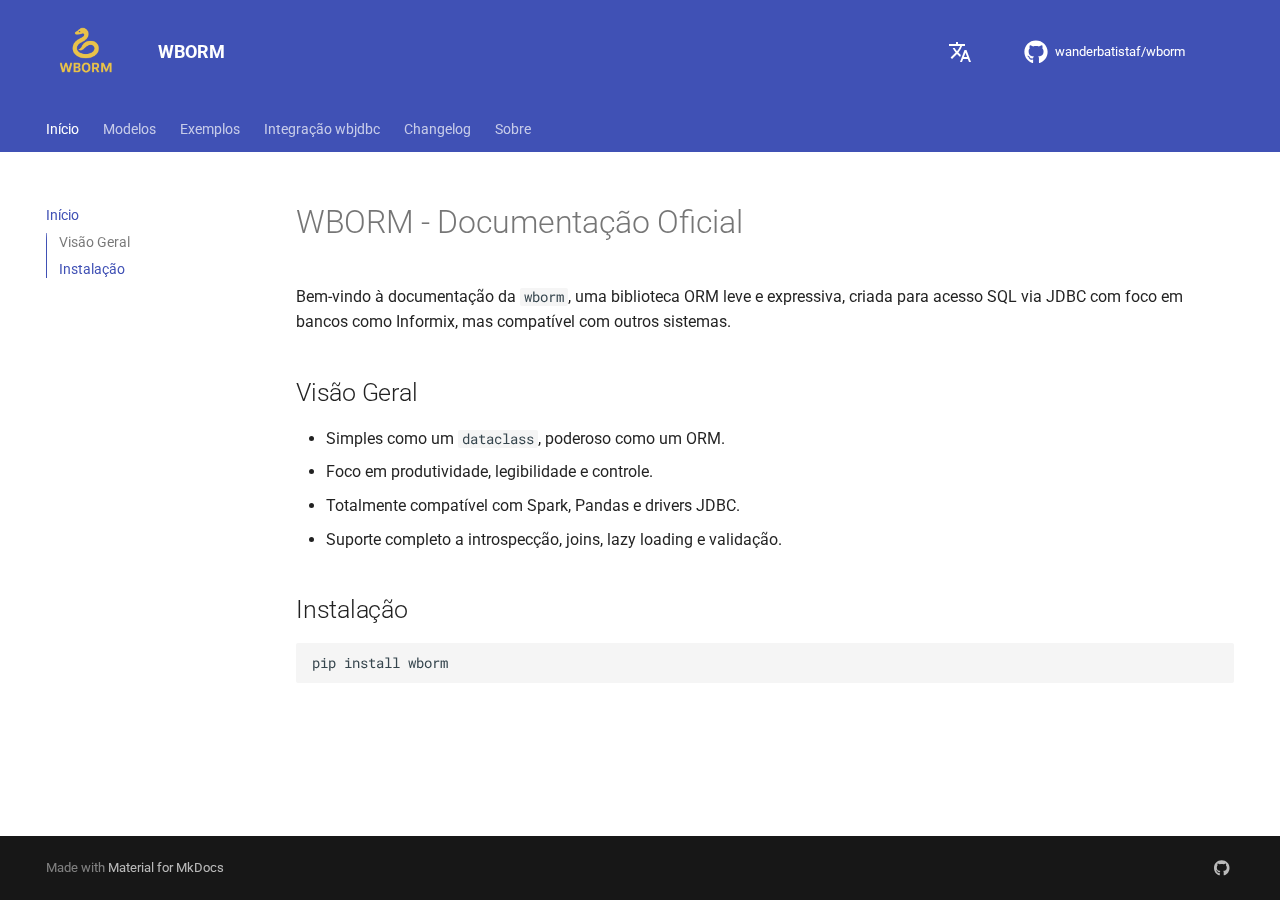
<file: index.html>
<!doctype html>
<html lang="pt" class="no-js">
  <head>
    
      <meta charset="utf-8">
      <meta name="viewport" content="width=device-width,initial-scale=1">
      
        <meta name="description" content="ORM leve com suporte a JDBC e Informix">
      
      
        <meta name="author" content="Wanderson Batista">
      
      
        <link rel="canonical" href="https://wanderbatistaf.github.io/wborm/">
      
      
      
        <link rel="next" href="modelos/">
      
      
      <link rel="icon" href="images/wborm.png">
      <meta name="generator" content="mkdocs-1.6.1, mkdocs-material-9.6.11">
    
    
      
        <title>Início - WBORM</title>
      
    
    
      <link rel="stylesheet" href="assets/stylesheets/main.4af4bdda.min.css">
      
        
        <link rel="stylesheet" href="assets/stylesheets/palette.06af60db.min.css">
      
      


    
    
      
    
    
      
        
        
        <link rel="preconnect" href="https://fonts.gstatic.com" crossorigin>
        <link rel="stylesheet" href="https://fonts.googleapis.com/css?family=Roboto:300,300i,400,400i,700,700i%7CRoboto+Mono:400,400i,700,700i&display=fallback">
        <style>:root{--md-text-font:"Roboto";--md-code-font:"Roboto Mono"}</style>
      
    
    
      <link rel="stylesheet" href="assets/stylesheets/extra.css">
    
    <script>__md_scope=new URL(".",location),__md_hash=e=>[...e].reduce(((e,_)=>(e<<5)-e+_.charCodeAt(0)),0),__md_get=(e,_=localStorage,t=__md_scope)=>JSON.parse(_.getItem(t.pathname+"."+e)),__md_set=(e,_,t=localStorage,a=__md_scope)=>{try{t.setItem(a.pathname+"."+e,JSON.stringify(_))}catch(e){}}</script>
    
      

    
    
    
  </head>
  
  
    
    
      
    
    
    
    
    <body dir="ltr" data-md-color-scheme="default" data-md-color-primary="indigo" data-md-color-accent="indigo">
  
    
    <input class="md-toggle" data-md-toggle="drawer" type="checkbox" id="__drawer" autocomplete="off">
    <input class="md-toggle" data-md-toggle="search" type="checkbox" id="__search" autocomplete="off">
    <label class="md-overlay" for="__drawer"></label>
    <div data-md-component="skip">
      
        
        <a href="#wborm-documentacao-oficial" class="md-skip">
          Ir para o conteúdo
        </a>
      
    </div>
    <div data-md-component="announce">
      
    </div>
    
    
      

<header class="md-header" data-md-component="header">
  <nav class="md-header__inner md-grid" aria-label="Cabeçalho">
    <a href="." title="WBORM" class="md-header__button md-logo" aria-label="WBORM" data-md-component="logo">
      
  <img src="images/wborm.png" alt="logo">

    </a>
    <label class="md-header__button md-icon" for="__drawer">
      
      <svg xmlns="http://www.w3.org/2000/svg" viewBox="0 0 24 24"><path d="M3 6h18v2H3zm0 5h18v2H3zm0 5h18v2H3z"/></svg>
    </label>
    <div class="md-header__title" data-md-component="header-title">
      <div class="md-header__ellipsis">
        <div class="md-header__topic">
          <span class="md-ellipsis">
            WBORM
          </span>
        </div>
        <div class="md-header__topic" data-md-component="header-topic">
          <span class="md-ellipsis">
            
              Início
            
          </span>
        </div>
      </div>
    </div>
    
      
        <form class="md-header__option" data-md-component="palette">
  
    
    
    
    <input class="md-option" data-md-color-media="" data-md-color-scheme="default" data-md-color-primary="indigo" data-md-color-accent="indigo"  aria-hidden="true"  type="radio" name="__palette" id="__palette_0">
    
  
</form>
      
    
    
      <script>var palette=__md_get("__palette");if(palette&&palette.color){if("(prefers-color-scheme)"===palette.color.media){var media=matchMedia("(prefers-color-scheme: light)"),input=document.querySelector(media.matches?"[data-md-color-media='(prefers-color-scheme: light)']":"[data-md-color-media='(prefers-color-scheme: dark)']");palette.color.media=input.getAttribute("data-md-color-media"),palette.color.scheme=input.getAttribute("data-md-color-scheme"),palette.color.primary=input.getAttribute("data-md-color-primary"),palette.color.accent=input.getAttribute("data-md-color-accent")}for(var[key,value]of Object.entries(palette.color))document.body.setAttribute("data-md-color-"+key,value)}</script>
    
    
      <div class="md-header__option">
  <div class="md-select">
    
    <button class="md-header__button md-icon" aria-label="Selecione o idioma">
      <svg xmlns="http://www.w3.org/2000/svg" viewBox="0 0 24 24"><path d="m12.87 15.07-2.54-2.51.03-.03A17.5 17.5 0 0 0 14.07 6H17V4h-7V2H8v2H1v2h11.17C11.5 7.92 10.44 9.75 9 11.35 8.07 10.32 7.3 9.19 6.69 8h-2c.73 1.63 1.73 3.17 2.98 4.56l-5.09 5.02L4 19l5-5 3.11 3.11zM18.5 10h-2L12 22h2l1.12-3h4.75L21 22h2zm-2.62 7 1.62-4.33L19.12 17z"/></svg>
    </button>
    <div class="md-select__inner">
      <ul class="md-select__list">
        
          <li class="md-select__item">
            <a href="/wborm/" hreflang="pt" class="md-select__link">
              Português
            </a>
          </li>
        
          <li class="md-select__item">
            <a href="/wborm/en/" hreflang="en" class="md-select__link">
              English
            </a>
          </li>
        
      </ul>
    </div>
  </div>
</div>
    
    
    
      <div class="md-header__source">
        <a href="https://github.com/wanderbatistaf/wborm" title="Ir ao repositório" class="md-source" data-md-component="source">
  <div class="md-source__icon md-icon">
    
    <svg xmlns="http://www.w3.org/2000/svg" viewBox="0 0 496 512"><!--! Font Awesome Free 6.7.2 by @fontawesome - https://fontawesome.com License - https://fontawesome.com/license/free (Icons: CC BY 4.0, Fonts: SIL OFL 1.1, Code: MIT License) Copyright 2024 Fonticons, Inc.--><path d="M165.9 397.4c0 2-2.3 3.6-5.2 3.6-3.3.3-5.6-1.3-5.6-3.6 0-2 2.3-3.6 5.2-3.6 3-.3 5.6 1.3 5.6 3.6m-31.1-4.5c-.7 2 1.3 4.3 4.3 4.9 2.6 1 5.6 0 6.2-2s-1.3-4.3-4.3-5.2c-2.6-.7-5.5.3-6.2 2.3m44.2-1.7c-2.9.7-4.9 2.6-4.6 4.9.3 2 2.9 3.3 5.9 2.6 2.9-.7 4.9-2.6 4.6-4.6-.3-1.9-3-3.2-5.9-2.9M244.8 8C106.1 8 0 113.3 0 252c0 110.9 69.8 205.8 169.5 239.2 12.8 2.3 17.3-5.6 17.3-12.1 0-6.2-.3-40.4-.3-61.4 0 0-70 15-84.7-29.8 0 0-11.4-29.1-27.8-36.6 0 0-22.9-15.7 1.6-15.4 0 0 24.9 2 38.6 25.8 21.9 38.6 58.6 27.5 72.9 20.9 2.3-16 8.8-27.1 16-33.7-55.9-6.2-112.3-14.3-112.3-110.5 0-27.5 7.6-41.3 23.6-58.9-2.6-6.5-11.1-33.3 2.6-67.9 20.9-6.5 69 27 69 27 20-5.6 41.5-8.5 62.8-8.5s42.8 2.9 62.8 8.5c0 0 48.1-33.6 69-27 13.7 34.7 5.2 61.4 2.6 67.9 16 17.7 25.8 31.5 25.8 58.9 0 96.5-58.9 104.2-114.8 110.5 9.2 7.9 17 22.9 17 46.4 0 33.7-.3 75.4-.3 83.6 0 6.5 4.6 14.4 17.3 12.1C428.2 457.8 496 362.9 496 252 496 113.3 383.5 8 244.8 8M97.2 352.9c-1.3 1-1 3.3.7 5.2 1.6 1.6 3.9 2.3 5.2 1 1.3-1 1-3.3-.7-5.2-1.6-1.6-3.9-2.3-5.2-1m-10.8-8.1c-.7 1.3.3 2.9 2.3 3.9 1.6 1 3.6.7 4.3-.7.7-1.3-.3-2.9-2.3-3.9-2-.6-3.6-.3-4.3.7m32.4 35.6c-1.6 1.3-1 4.3 1.3 6.2 2.3 2.3 5.2 2.6 6.5 1 1.3-1.3.7-4.3-1.3-6.2-2.2-2.3-5.2-2.6-6.5-1m-11.4-14.7c-1.6 1-1.6 3.6 0 5.9s4.3 3.3 5.6 2.3c1.6-1.3 1.6-3.9 0-6.2-1.4-2.3-4-3.3-5.6-2"/></svg>
  </div>
  <div class="md-source__repository">
    wanderbatistaf/wborm
  </div>
</a>
      </div>
    
  </nav>
  
</header>
    
    <div class="md-container" data-md-component="container">
      
      
        
          
            
<nav class="md-tabs" aria-label="Abas" data-md-component="tabs">
  <div class="md-grid">
    <ul class="md-tabs__list">
      
        
  
  
  
    
  
  
    <li class="md-tabs__item md-tabs__item--active">
      <a href="." class="md-tabs__link">
        
  
  
    
  
  Início

      </a>
    </li>
  

      
        
  
  
  
  
    <li class="md-tabs__item">
      <a href="modelos/" class="md-tabs__link">
        
  
  
    
  
  Modelos

      </a>
    </li>
  

      
        
  
  
  
  
    <li class="md-tabs__item">
      <a href="exemplos/" class="md-tabs__link">
        
  
  
    
  
  Exemplos

      </a>
    </li>
  

      
        
  
  
  
  
    <li class="md-tabs__item">
      <a href="integra-wbjdbc/" class="md-tabs__link">
        
  
  
    
  
  Integração wbjdbc

      </a>
    </li>
  

      
        
  
  
  
  
    <li class="md-tabs__item">
      <a href="changelog/" class="md-tabs__link">
        
  
  
    
  
  Changelog

      </a>
    </li>
  

      
        
  
  
  
  
    <li class="md-tabs__item">
      <a href="por-que-usar/" class="md-tabs__link">
        
  
  
    
  
  Sobre

      </a>
    </li>
  

      
    </ul>
  </div>
</nav>
          
        
      
      <main class="md-main" data-md-component="main">
        <div class="md-main__inner md-grid">
          
            
              
              <div class="md-sidebar md-sidebar--primary" data-md-component="sidebar" data-md-type="navigation" >
                <div class="md-sidebar__scrollwrap">
                  <div class="md-sidebar__inner">
                    


  


  

<nav class="md-nav md-nav--primary md-nav--lifted md-nav--integrated" aria-label="Navegação" data-md-level="0">
  <label class="md-nav__title" for="__drawer">
    <a href="." title="WBORM" class="md-nav__button md-logo" aria-label="WBORM" data-md-component="logo">
      
  <img src="images/wborm.png" alt="logo">

    </a>
    WBORM
  </label>
  
    <div class="md-nav__source">
      <a href="https://github.com/wanderbatistaf/wborm" title="Ir ao repositório" class="md-source" data-md-component="source">
  <div class="md-source__icon md-icon">
    
    <svg xmlns="http://www.w3.org/2000/svg" viewBox="0 0 496 512"><!--! Font Awesome Free 6.7.2 by @fontawesome - https://fontawesome.com License - https://fontawesome.com/license/free (Icons: CC BY 4.0, Fonts: SIL OFL 1.1, Code: MIT License) Copyright 2024 Fonticons, Inc.--><path d="M165.9 397.4c0 2-2.3 3.6-5.2 3.6-3.3.3-5.6-1.3-5.6-3.6 0-2 2.3-3.6 5.2-3.6 3-.3 5.6 1.3 5.6 3.6m-31.1-4.5c-.7 2 1.3 4.3 4.3 4.9 2.6 1 5.6 0 6.2-2s-1.3-4.3-4.3-5.2c-2.6-.7-5.5.3-6.2 2.3m44.2-1.7c-2.9.7-4.9 2.6-4.6 4.9.3 2 2.9 3.3 5.9 2.6 2.9-.7 4.9-2.6 4.6-4.6-.3-1.9-3-3.2-5.9-2.9M244.8 8C106.1 8 0 113.3 0 252c0 110.9 69.8 205.8 169.5 239.2 12.8 2.3 17.3-5.6 17.3-12.1 0-6.2-.3-40.4-.3-61.4 0 0-70 15-84.7-29.8 0 0-11.4-29.1-27.8-36.6 0 0-22.9-15.7 1.6-15.4 0 0 24.9 2 38.6 25.8 21.9 38.6 58.6 27.5 72.9 20.9 2.3-16 8.8-27.1 16-33.7-55.9-6.2-112.3-14.3-112.3-110.5 0-27.5 7.6-41.3 23.6-58.9-2.6-6.5-11.1-33.3 2.6-67.9 20.9-6.5 69 27 69 27 20-5.6 41.5-8.5 62.8-8.5s42.8 2.9 62.8 8.5c0 0 48.1-33.6 69-27 13.7 34.7 5.2 61.4 2.6 67.9 16 17.7 25.8 31.5 25.8 58.9 0 96.5-58.9 104.2-114.8 110.5 9.2 7.9 17 22.9 17 46.4 0 33.7-.3 75.4-.3 83.6 0 6.5 4.6 14.4 17.3 12.1C428.2 457.8 496 362.9 496 252 496 113.3 383.5 8 244.8 8M97.2 352.9c-1.3 1-1 3.3.7 5.2 1.6 1.6 3.9 2.3 5.2 1 1.3-1 1-3.3-.7-5.2-1.6-1.6-3.9-2.3-5.2-1m-10.8-8.1c-.7 1.3.3 2.9 2.3 3.9 1.6 1 3.6.7 4.3-.7.7-1.3-.3-2.9-2.3-3.9-2-.6-3.6-.3-4.3.7m32.4 35.6c-1.6 1.3-1 4.3 1.3 6.2 2.3 2.3 5.2 2.6 6.5 1 1.3-1.3.7-4.3-1.3-6.2-2.2-2.3-5.2-2.6-6.5-1m-11.4-14.7c-1.6 1-1.6 3.6 0 5.9s4.3 3.3 5.6 2.3c1.6-1.3 1.6-3.9 0-6.2-1.4-2.3-4-3.3-5.6-2"/></svg>
  </div>
  <div class="md-source__repository">
    wanderbatistaf/wborm
  </div>
</a>
    </div>
  
  <ul class="md-nav__list" data-md-scrollfix>
    
      
      
  
  
    
  
  
  
    <li class="md-nav__item md-nav__item--active">
      
      <input class="md-nav__toggle md-toggle" type="checkbox" id="__toc">
      
      
        
      
      
        <label class="md-nav__link md-nav__link--active" for="__toc">
          
  
  
  <span class="md-ellipsis">
    Início
    
  </span>
  

          <span class="md-nav__icon md-icon"></span>
        </label>
      
      <a href="." class="md-nav__link md-nav__link--active">
        
  
  
  <span class="md-ellipsis">
    Início
    
  </span>
  

      </a>
      
        

<nav class="md-nav md-nav--secondary" aria-label="Índice">
  
  
  
    
  
  
    <label class="md-nav__title" for="__toc">
      <span class="md-nav__icon md-icon"></span>
      Índice
    </label>
    <ul class="md-nav__list" data-md-component="toc" data-md-scrollfix>
      
        <li class="md-nav__item">
  <a href="#visao-geral" class="md-nav__link">
    <span class="md-ellipsis">
      Visão Geral
    </span>
  </a>
  
</li>
      
        <li class="md-nav__item">
  <a href="#instalacao" class="md-nav__link">
    <span class="md-ellipsis">
      Instalação
    </span>
  </a>
  
</li>
      
    </ul>
  
</nav>
      
    </li>
  

    
      
      
  
  
  
  
    <li class="md-nav__item">
      <a href="modelos/" class="md-nav__link">
        
  
  
  <span class="md-ellipsis">
    Modelos
    
  </span>
  

      </a>
    </li>
  

    
      
      
  
  
  
  
    <li class="md-nav__item">
      <a href="exemplos/" class="md-nav__link">
        
  
  
  <span class="md-ellipsis">
    Exemplos
    
  </span>
  

      </a>
    </li>
  

    
      
      
  
  
  
  
    <li class="md-nav__item">
      <a href="integra-wbjdbc/" class="md-nav__link">
        
  
  
  <span class="md-ellipsis">
    Integração wbjdbc
    
  </span>
  

      </a>
    </li>
  

    
      
      
  
  
  
  
    <li class="md-nav__item">
      <a href="changelog/" class="md-nav__link">
        
  
  
  <span class="md-ellipsis">
    Changelog
    
  </span>
  

      </a>
    </li>
  

    
      
      
  
  
  
  
    <li class="md-nav__item">
      <a href="por-que-usar/" class="md-nav__link">
        
  
  
  <span class="md-ellipsis">
    Sobre
    
  </span>
  

      </a>
    </li>
  

    
  </ul>
</nav>
                  </div>
                </div>
              </div>
            
            
          
          
            <div class="md-content" data-md-component="content">
              <article class="md-content__inner md-typeset">
                
                  


  
  


<h1 id="wborm-documentacao-oficial">WBORM - Documentação Oficial<a class="headerlink" href="#wborm-documentacao-oficial" title="Permanent link">&para;</a></h1>
<p>Bem-vindo à documentação da <code>wborm</code>, uma biblioteca ORM leve e expressiva, criada para acesso SQL via JDBC com foco em bancos como Informix, mas compatível com outros sistemas.</p>
<h2 id="visao-geral">Visão Geral<a class="headerlink" href="#visao-geral" title="Permanent link">&para;</a></h2>
<ul>
<li>Simples como um <code>dataclass</code>, poderoso como um ORM.</li>
<li>Foco em produtividade, legibilidade e controle.</li>
<li>Totalmente compatível com Spark, Pandas e drivers JDBC.</li>
<li>Suporte completo a introspecção, joins, lazy loading e validação.</li>
</ul>
<h2 id="instalacao">Instalação<a class="headerlink" href="#instalacao" title="Permanent link">&para;</a></h2>
<div class="highlight"><pre><span></span><code>pip<span class="w"> </span>install<span class="w"> </span>wborm
</code></pre></div>







  
  






                
              </article>
            </div>
          
          
<script>var target=document.getElementById(location.hash.slice(1));target&&target.name&&(target.checked=target.name.startsWith("__tabbed_"))</script>
        </div>
        
      </main>
      
        <footer class="md-footer">
  
  <div class="md-footer-meta md-typeset">
    <div class="md-footer-meta__inner md-grid">
      <div class="md-copyright">
  
  
    Made with
    <a href="https://squidfunk.github.io/mkdocs-material/" target="_blank" rel="noopener">
      Material for MkDocs
    </a>
  
</div>
      
        <div class="md-social">
  
    
    
    
    
      
      
    
    <a href="https://github.com/wanderbatistaf" target="_blank" rel="noopener" title="github.com" class="md-social__link">
      <svg xmlns="http://www.w3.org/2000/svg" viewBox="0 0 496 512"><!--! Font Awesome Free 6.7.2 by @fontawesome - https://fontawesome.com License - https://fontawesome.com/license/free (Icons: CC BY 4.0, Fonts: SIL OFL 1.1, Code: MIT License) Copyright 2024 Fonticons, Inc.--><path d="M165.9 397.4c0 2-2.3 3.6-5.2 3.6-3.3.3-5.6-1.3-5.6-3.6 0-2 2.3-3.6 5.2-3.6 3-.3 5.6 1.3 5.6 3.6m-31.1-4.5c-.7 2 1.3 4.3 4.3 4.9 2.6 1 5.6 0 6.2-2s-1.3-4.3-4.3-5.2c-2.6-.7-5.5.3-6.2 2.3m44.2-1.7c-2.9.7-4.9 2.6-4.6 4.9.3 2 2.9 3.3 5.9 2.6 2.9-.7 4.9-2.6 4.6-4.6-.3-1.9-3-3.2-5.9-2.9M244.8 8C106.1 8 0 113.3 0 252c0 110.9 69.8 205.8 169.5 239.2 12.8 2.3 17.3-5.6 17.3-12.1 0-6.2-.3-40.4-.3-61.4 0 0-70 15-84.7-29.8 0 0-11.4-29.1-27.8-36.6 0 0-22.9-15.7 1.6-15.4 0 0 24.9 2 38.6 25.8 21.9 38.6 58.6 27.5 72.9 20.9 2.3-16 8.8-27.1 16-33.7-55.9-6.2-112.3-14.3-112.3-110.5 0-27.5 7.6-41.3 23.6-58.9-2.6-6.5-11.1-33.3 2.6-67.9 20.9-6.5 69 27 69 27 20-5.6 41.5-8.5 62.8-8.5s42.8 2.9 62.8 8.5c0 0 48.1-33.6 69-27 13.7 34.7 5.2 61.4 2.6 67.9 16 17.7 25.8 31.5 25.8 58.9 0 96.5-58.9 104.2-114.8 110.5 9.2 7.9 17 22.9 17 46.4 0 33.7-.3 75.4-.3 83.6 0 6.5 4.6 14.4 17.3 12.1C428.2 457.8 496 362.9 496 252 496 113.3 383.5 8 244.8 8M97.2 352.9c-1.3 1-1 3.3.7 5.2 1.6 1.6 3.9 2.3 5.2 1 1.3-1 1-3.3-.7-5.2-1.6-1.6-3.9-2.3-5.2-1m-10.8-8.1c-.7 1.3.3 2.9 2.3 3.9 1.6 1 3.6.7 4.3-.7.7-1.3-.3-2.9-2.3-3.9-2-.6-3.6-.3-4.3.7m32.4 35.6c-1.6 1.3-1 4.3 1.3 6.2 2.3 2.3 5.2 2.6 6.5 1 1.3-1.3.7-4.3-1.3-6.2-2.2-2.3-5.2-2.6-6.5-1m-11.4-14.7c-1.6 1-1.6 3.6 0 5.9s4.3 3.3 5.6 2.3c1.6-1.3 1.6-3.9 0-6.2-1.4-2.3-4-3.3-5.6-2"/></svg>
    </a>
  
</div>
      
    </div>
  </div>
</footer>
      
    </div>
    <div class="md-dialog" data-md-component="dialog">
      <div class="md-dialog__inner md-typeset"></div>
    </div>
    
    
    
      
      <script id="__config" type="application/json">{"base": ".", "features": ["navigation.tabs", "navigation.sections", "navigation.indexes", "toc.integrate", "content.code.annotate", "search.suggest", "search.highlight"], "search": "assets/javascripts/workers/search.f8cc74c7.min.js", "tags": null, "translations": {"clipboard.copied": "Copiado para \u00e1rea de transfer\u00eancia", "clipboard.copy": "Copiar para \u00e1rea de transfer\u00eancia", "search.result.more.one": "Mais 1 nesta p\u00e1gina", "search.result.more.other": "Mais # nesta p\u00e1gina", "search.result.none": "Nenhum resultado encontrado", "search.result.one": "1 resultado encontrado", "search.result.other": "# resultados encontrados", "search.result.placeholder": "Digite para iniciar a busca", "search.result.term.missing": "Ausente", "select.version": "Selecione a vers\u00e3o"}, "version": null}</script>
    
    
      <script src="assets/javascripts/bundle.c8b220af.min.js"></script>
      
    
  </body>
</html>
</file>
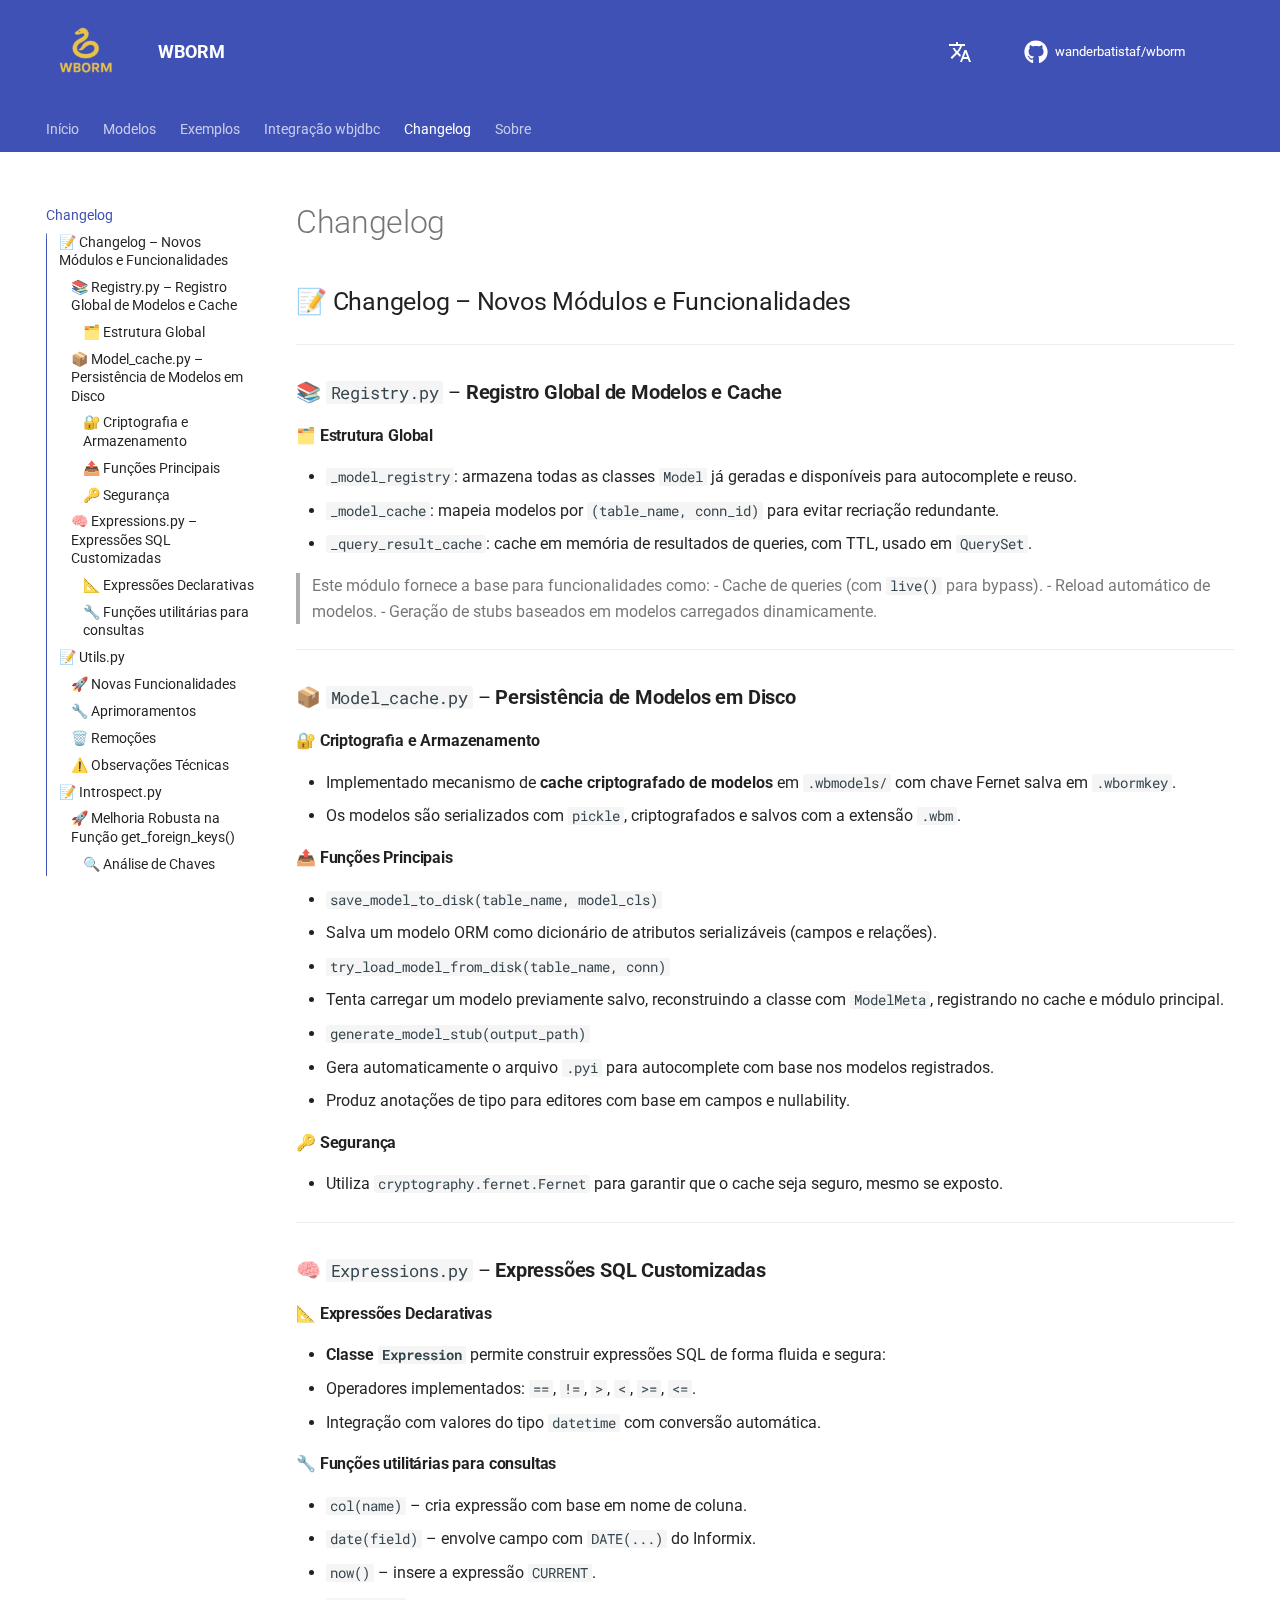
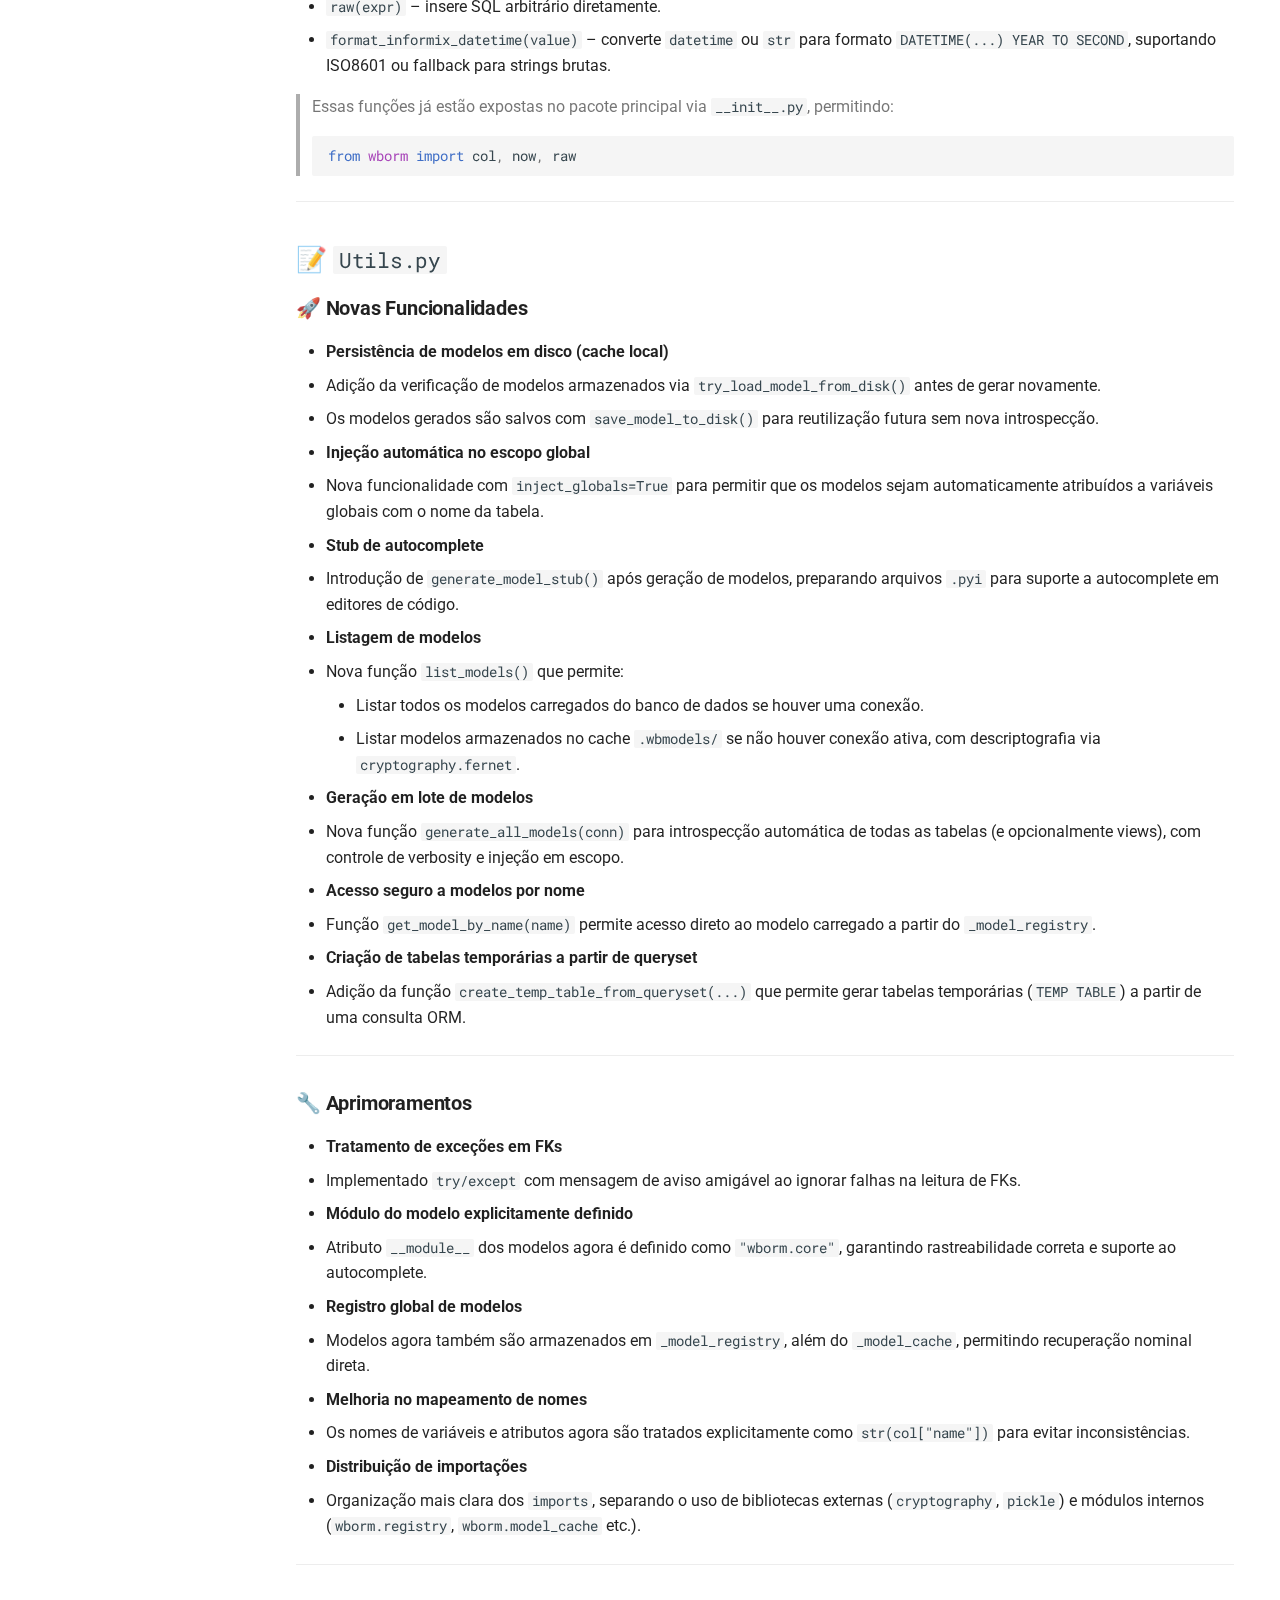
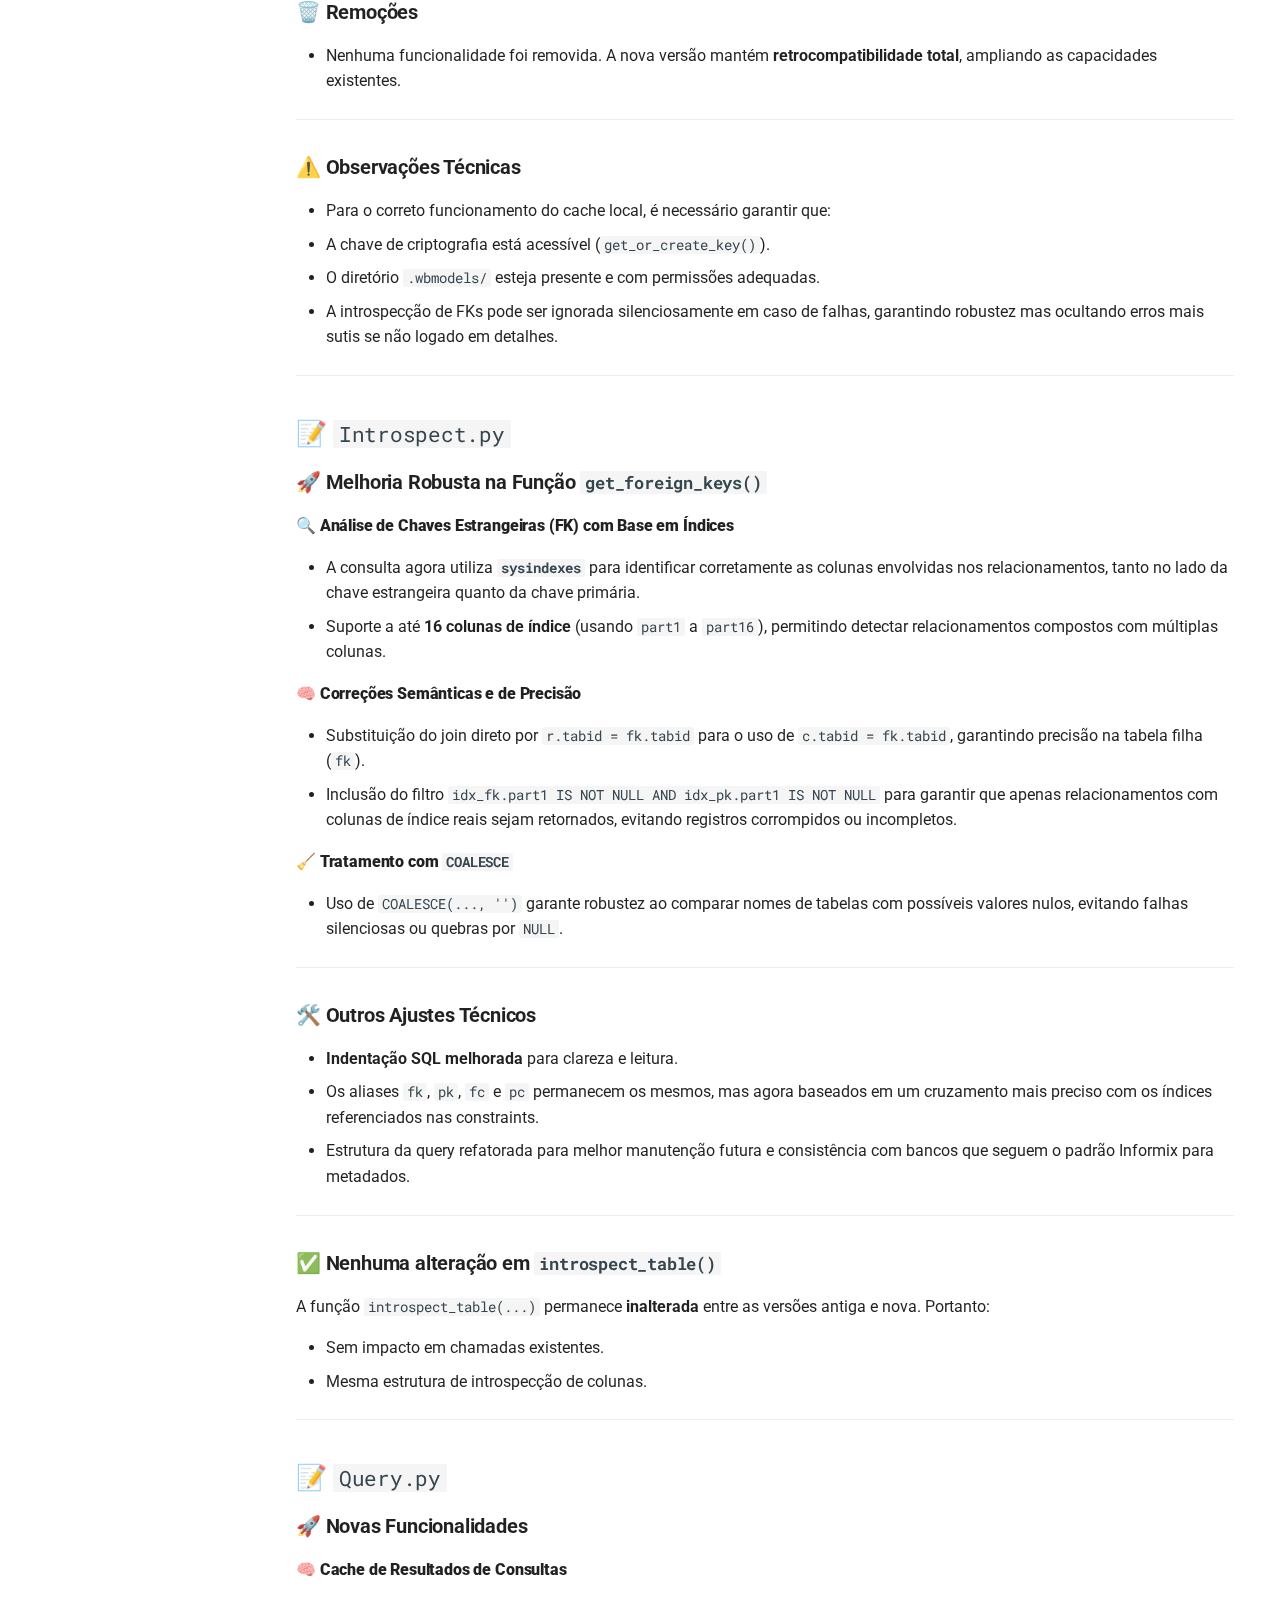
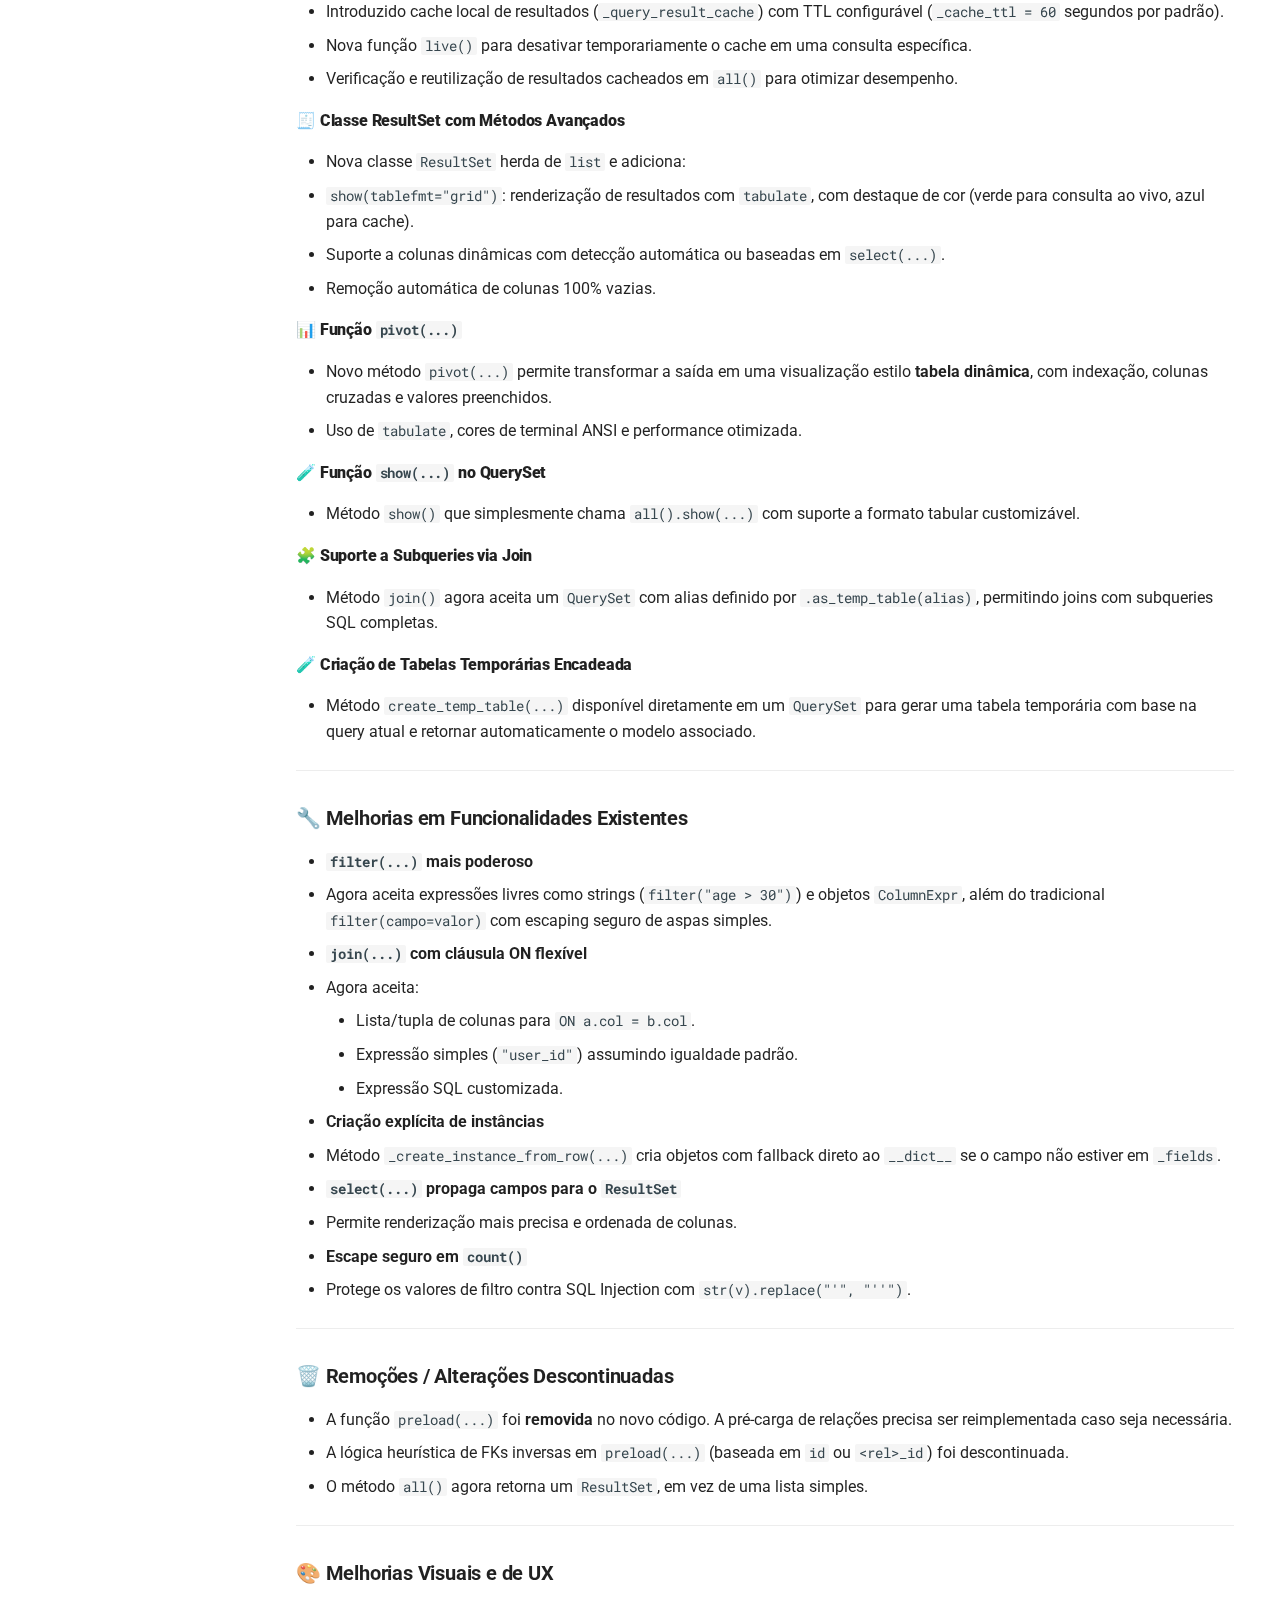
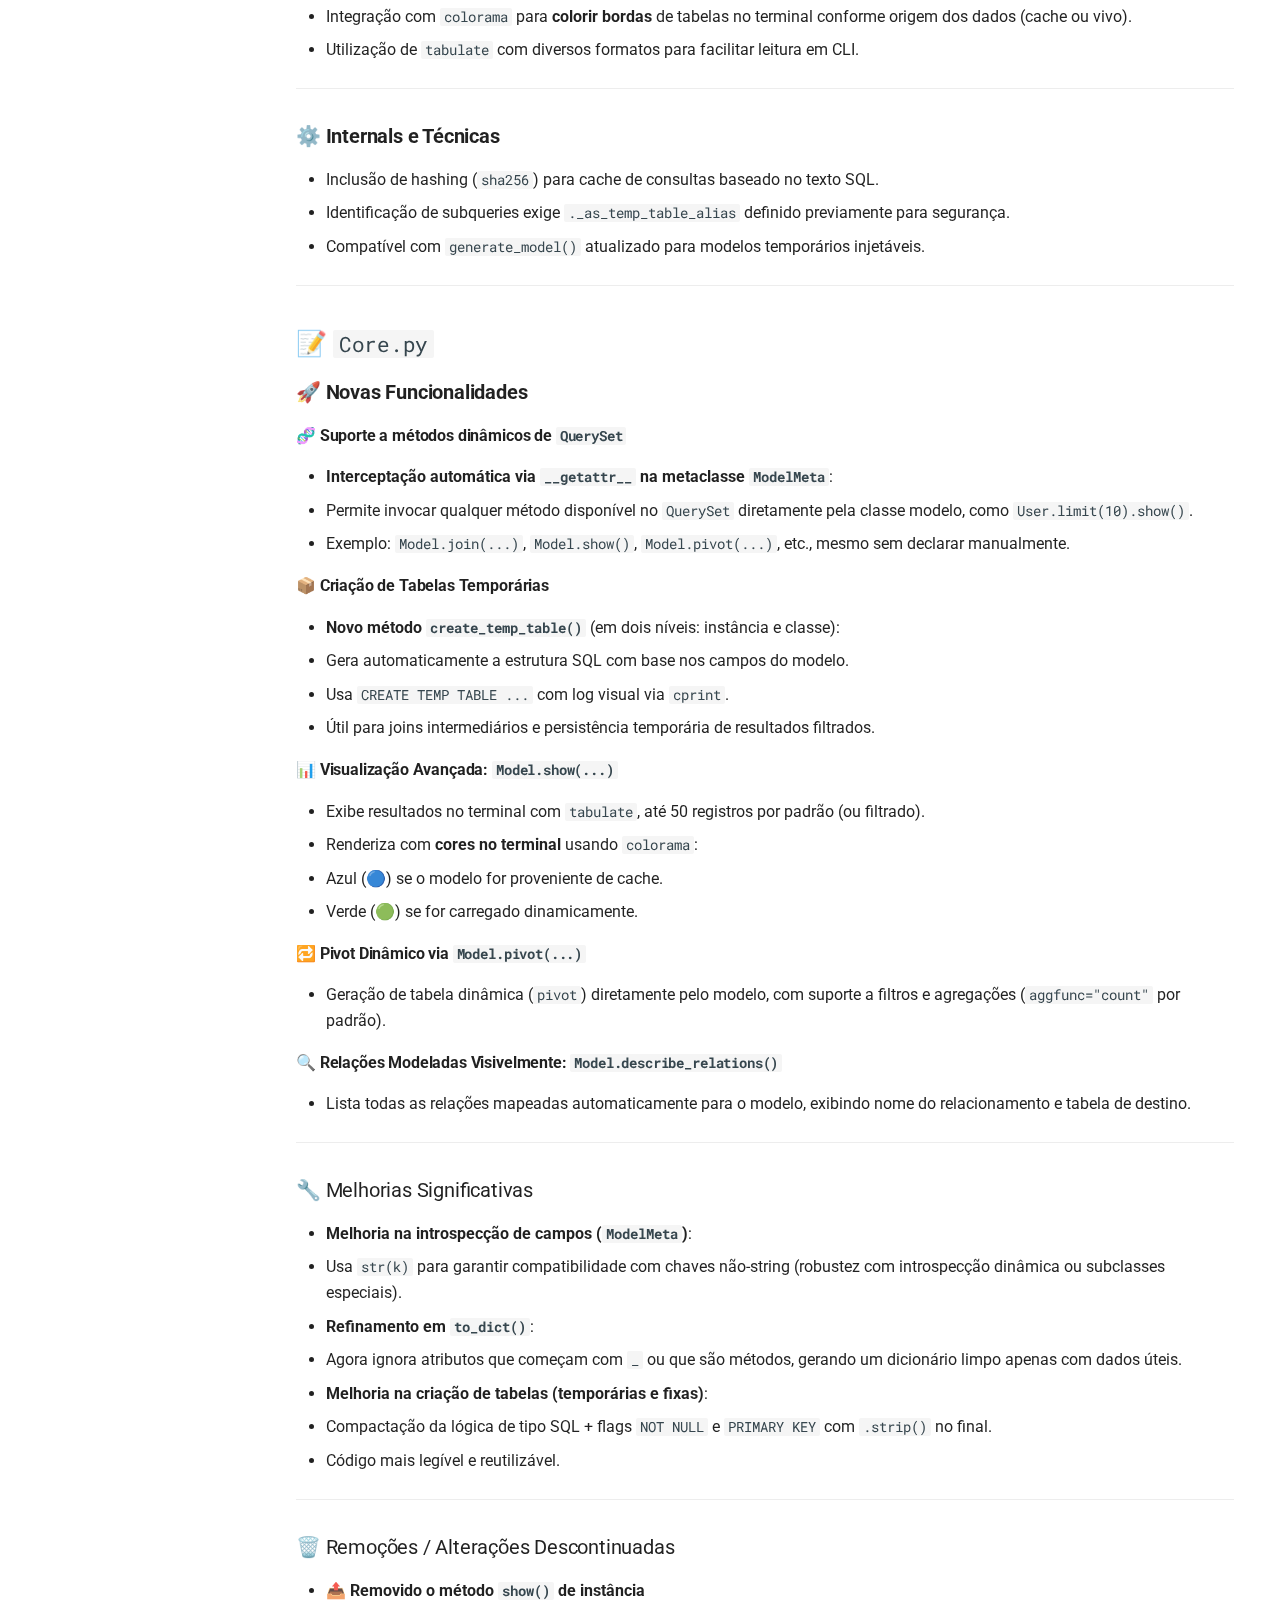
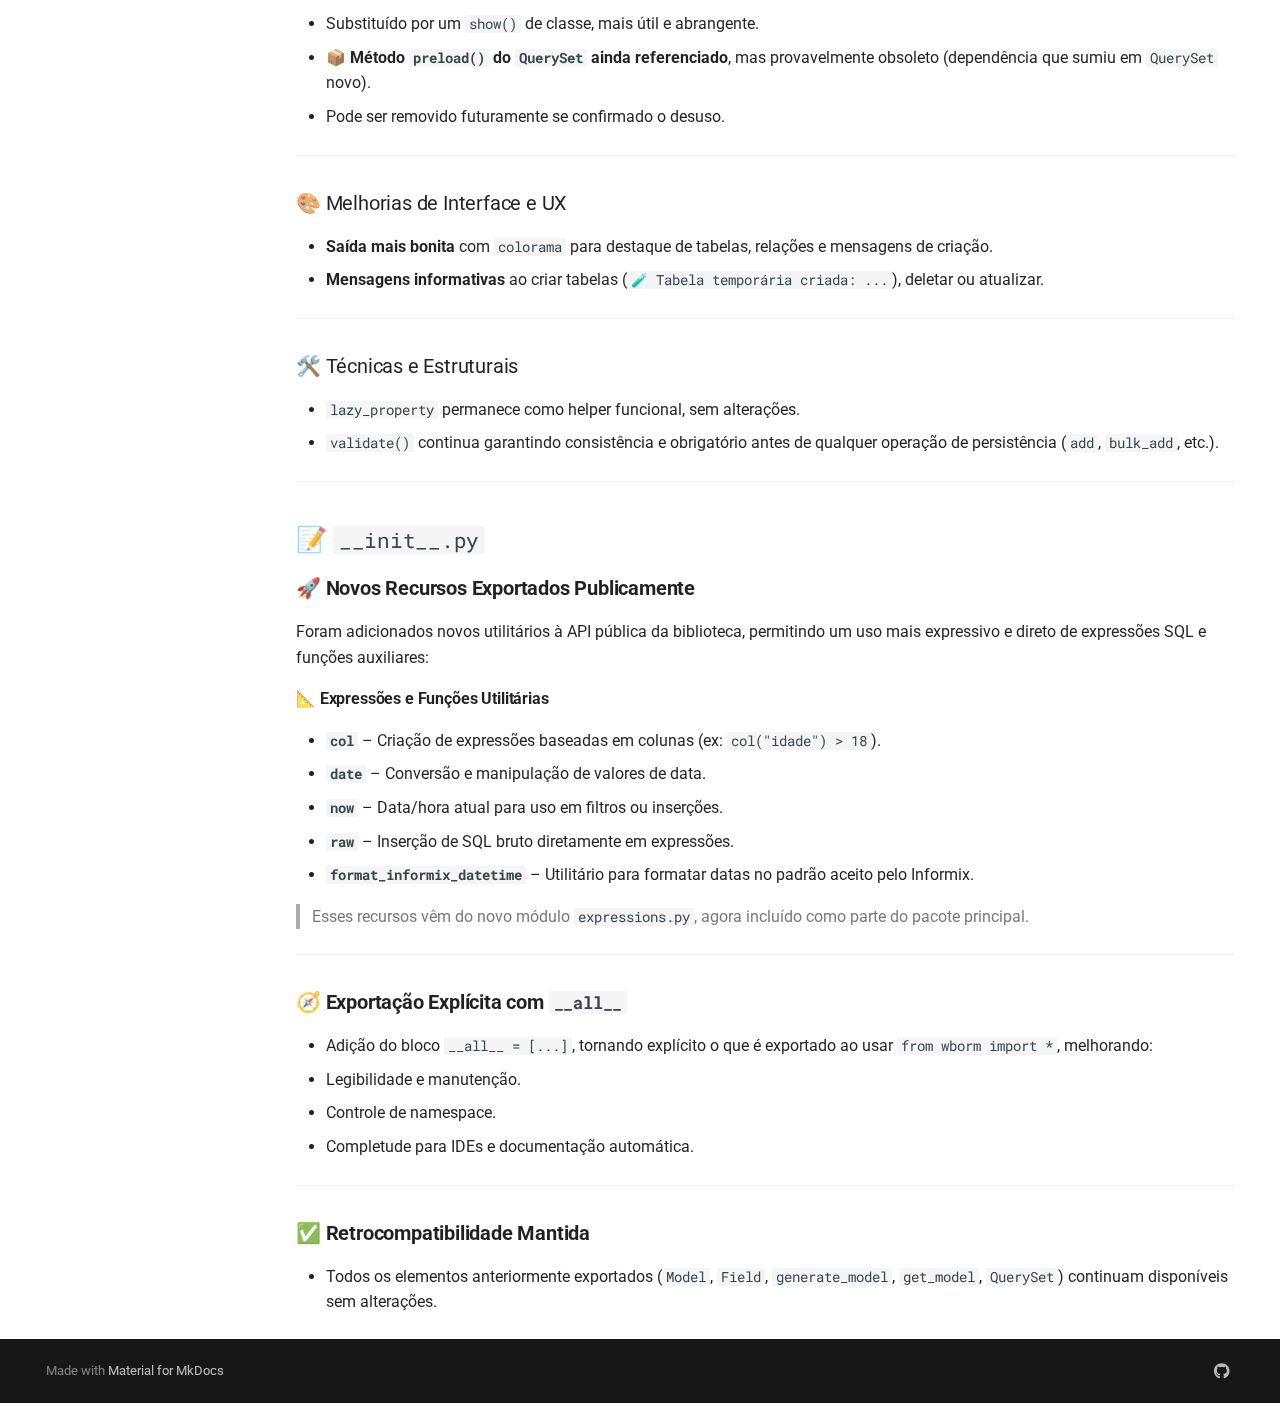
<file: changelog/index.html>
<!doctype html>
<html lang="pt" class="no-js">
  <head>
    
      <meta charset="utf-8">
      <meta name="viewport" content="width=device-width,initial-scale=1">
      
        <meta name="description" content="ORM leve com suporte a JDBC e Informix">
      
      
        <meta name="author" content="Wanderson Batista">
      
      
        <link rel="canonical" href="https://wanderbatistaf.github.io/wborm/changelog/">
      
      
        <link rel="prev" href="../integra-wbjdbc/">
      
      
        <link rel="next" href="../por-que-usar/">
      
      
      <link rel="icon" href="../images/wborm.png">
      <meta name="generator" content="mkdocs-1.6.1, mkdocs-material-9.6.11">
    
    
      
        <title>Changelog - WBORM</title>
      
    
    
      <link rel="stylesheet" href="../assets/stylesheets/main.4af4bdda.min.css">
      
        
        <link rel="stylesheet" href="../assets/stylesheets/palette.06af60db.min.css">
      
      


    
    
      
    
    
      
        
        
        <link rel="preconnect" href="https://fonts.gstatic.com" crossorigin>
        <link rel="stylesheet" href="https://fonts.googleapis.com/css?family=Roboto:300,300i,400,400i,700,700i%7CRoboto+Mono:400,400i,700,700i&display=fallback">
        <style>:root{--md-text-font:"Roboto";--md-code-font:"Roboto Mono"}</style>
      
    
    
      <link rel="stylesheet" href="../assets/stylesheets/extra.css">
    
    <script>__md_scope=new URL("..",location),__md_hash=e=>[...e].reduce(((e,_)=>(e<<5)-e+_.charCodeAt(0)),0),__md_get=(e,_=localStorage,t=__md_scope)=>JSON.parse(_.getItem(t.pathname+"."+e)),__md_set=(e,_,t=localStorage,a=__md_scope)=>{try{t.setItem(a.pathname+"."+e,JSON.stringify(_))}catch(e){}}</script>
    
      

    
    
    
  </head>
  
  
    
    
      
    
    
    
    
    <body dir="ltr" data-md-color-scheme="default" data-md-color-primary="indigo" data-md-color-accent="indigo">
  
    
    <input class="md-toggle" data-md-toggle="drawer" type="checkbox" id="__drawer" autocomplete="off">
    <input class="md-toggle" data-md-toggle="search" type="checkbox" id="__search" autocomplete="off">
    <label class="md-overlay" for="__drawer"></label>
    <div data-md-component="skip">
      
        
        <a href="#changelog-novos-modulos-e-funcionalidades" class="md-skip">
          Ir para o conteúdo
        </a>
      
    </div>
    <div data-md-component="announce">
      
    </div>
    
    
      

<header class="md-header" data-md-component="header">
  <nav class="md-header__inner md-grid" aria-label="Cabeçalho">
    <a href=".." title="WBORM" class="md-header__button md-logo" aria-label="WBORM" data-md-component="logo">
      
  <img src="../images/wborm.png" alt="logo">

    </a>
    <label class="md-header__button md-icon" for="__drawer">
      
      <svg xmlns="http://www.w3.org/2000/svg" viewBox="0 0 24 24"><path d="M3 6h18v2H3zm0 5h18v2H3zm0 5h18v2H3z"/></svg>
    </label>
    <div class="md-header__title" data-md-component="header-title">
      <div class="md-header__ellipsis">
        <div class="md-header__topic">
          <span class="md-ellipsis">
            WBORM
          </span>
        </div>
        <div class="md-header__topic" data-md-component="header-topic">
          <span class="md-ellipsis">
            
              Changelog
            
          </span>
        </div>
      </div>
    </div>
    
      
        <form class="md-header__option" data-md-component="palette">
  
    
    
    
    <input class="md-option" data-md-color-media="" data-md-color-scheme="default" data-md-color-primary="indigo" data-md-color-accent="indigo"  aria-hidden="true"  type="radio" name="__palette" id="__palette_0">
    
  
</form>
      
    
    
      <script>var palette=__md_get("__palette");if(palette&&palette.color){if("(prefers-color-scheme)"===palette.color.media){var media=matchMedia("(prefers-color-scheme: light)"),input=document.querySelector(media.matches?"[data-md-color-media='(prefers-color-scheme: light)']":"[data-md-color-media='(prefers-color-scheme: dark)']");palette.color.media=input.getAttribute("data-md-color-media"),palette.color.scheme=input.getAttribute("data-md-color-scheme"),palette.color.primary=input.getAttribute("data-md-color-primary"),palette.color.accent=input.getAttribute("data-md-color-accent")}for(var[key,value]of Object.entries(palette.color))document.body.setAttribute("data-md-color-"+key,value)}</script>
    
    
      <div class="md-header__option">
  <div class="md-select">
    
    <button class="md-header__button md-icon" aria-label="Selecione o idioma">
      <svg xmlns="http://www.w3.org/2000/svg" viewBox="0 0 24 24"><path d="m12.87 15.07-2.54-2.51.03-.03A17.5 17.5 0 0 0 14.07 6H17V4h-7V2H8v2H1v2h11.17C11.5 7.92 10.44 9.75 9 11.35 8.07 10.32 7.3 9.19 6.69 8h-2c.73 1.63 1.73 3.17 2.98 4.56l-5.09 5.02L4 19l5-5 3.11 3.11zM18.5 10h-2L12 22h2l1.12-3h4.75L21 22h2zm-2.62 7 1.62-4.33L19.12 17z"/></svg>
    </button>
    <div class="md-select__inner">
      <ul class="md-select__list">
        
          <li class="md-select__item">
            <a href="./" hreflang="pt" class="md-select__link">
              Português
            </a>
          </li>
        
          <li class="md-select__item">
            <a href="../en/changelog/" hreflang="en" class="md-select__link">
              English
            </a>
          </li>
        
      </ul>
    </div>
  </div>
</div>
    
    
    
      <div class="md-header__source">
        <a href="https://github.com/wanderbatistaf/wborm" title="Ir ao repositório" class="md-source" data-md-component="source">
  <div class="md-source__icon md-icon">
    
    <svg xmlns="http://www.w3.org/2000/svg" viewBox="0 0 496 512"><!--! Font Awesome Free 6.7.2 by @fontawesome - https://fontawesome.com License - https://fontawesome.com/license/free (Icons: CC BY 4.0, Fonts: SIL OFL 1.1, Code: MIT License) Copyright 2024 Fonticons, Inc.--><path d="M165.9 397.4c0 2-2.3 3.6-5.2 3.6-3.3.3-5.6-1.3-5.6-3.6 0-2 2.3-3.6 5.2-3.6 3-.3 5.6 1.3 5.6 3.6m-31.1-4.5c-.7 2 1.3 4.3 4.3 4.9 2.6 1 5.6 0 6.2-2s-1.3-4.3-4.3-5.2c-2.6-.7-5.5.3-6.2 2.3m44.2-1.7c-2.9.7-4.9 2.6-4.6 4.9.3 2 2.9 3.3 5.9 2.6 2.9-.7 4.9-2.6 4.6-4.6-.3-1.9-3-3.2-5.9-2.9M244.8 8C106.1 8 0 113.3 0 252c0 110.9 69.8 205.8 169.5 239.2 12.8 2.3 17.3-5.6 17.3-12.1 0-6.2-.3-40.4-.3-61.4 0 0-70 15-84.7-29.8 0 0-11.4-29.1-27.8-36.6 0 0-22.9-15.7 1.6-15.4 0 0 24.9 2 38.6 25.8 21.9 38.6 58.6 27.5 72.9 20.9 2.3-16 8.8-27.1 16-33.7-55.9-6.2-112.3-14.3-112.3-110.5 0-27.5 7.6-41.3 23.6-58.9-2.6-6.5-11.1-33.3 2.6-67.9 20.9-6.5 69 27 69 27 20-5.6 41.5-8.5 62.8-8.5s42.8 2.9 62.8 8.5c0 0 48.1-33.6 69-27 13.7 34.7 5.2 61.4 2.6 67.9 16 17.7 25.8 31.5 25.8 58.9 0 96.5-58.9 104.2-114.8 110.5 9.2 7.9 17 22.9 17 46.4 0 33.7-.3 75.4-.3 83.6 0 6.5 4.6 14.4 17.3 12.1C428.2 457.8 496 362.9 496 252 496 113.3 383.5 8 244.8 8M97.2 352.9c-1.3 1-1 3.3.7 5.2 1.6 1.6 3.9 2.3 5.2 1 1.3-1 1-3.3-.7-5.2-1.6-1.6-3.9-2.3-5.2-1m-10.8-8.1c-.7 1.3.3 2.9 2.3 3.9 1.6 1 3.6.7 4.3-.7.7-1.3-.3-2.9-2.3-3.9-2-.6-3.6-.3-4.3.7m32.4 35.6c-1.6 1.3-1 4.3 1.3 6.2 2.3 2.3 5.2 2.6 6.5 1 1.3-1.3.7-4.3-1.3-6.2-2.2-2.3-5.2-2.6-6.5-1m-11.4-14.7c-1.6 1-1.6 3.6 0 5.9s4.3 3.3 5.6 2.3c1.6-1.3 1.6-3.9 0-6.2-1.4-2.3-4-3.3-5.6-2"/></svg>
  </div>
  <div class="md-source__repository">
    wanderbatistaf/wborm
  </div>
</a>
      </div>
    
  </nav>
  
</header>
    
    <div class="md-container" data-md-component="container">
      
      
        
          
            
<nav class="md-tabs" aria-label="Abas" data-md-component="tabs">
  <div class="md-grid">
    <ul class="md-tabs__list">
      
        
  
  
  
  
    <li class="md-tabs__item">
      <a href=".." class="md-tabs__link">
        
  
  
    
  
  Início

      </a>
    </li>
  

      
        
  
  
  
  
    <li class="md-tabs__item">
      <a href="../modelos/" class="md-tabs__link">
        
  
  
    
  
  Modelos

      </a>
    </li>
  

      
        
  
  
  
  
    <li class="md-tabs__item">
      <a href="../exemplos/" class="md-tabs__link">
        
  
  
    
  
  Exemplos

      </a>
    </li>
  

      
        
  
  
  
  
    <li class="md-tabs__item">
      <a href="../integra-wbjdbc/" class="md-tabs__link">
        
  
  
    
  
  Integração wbjdbc

      </a>
    </li>
  

      
        
  
  
  
    
  
  
    <li class="md-tabs__item md-tabs__item--active">
      <a href="./" class="md-tabs__link">
        
  
  
    
  
  Changelog

      </a>
    </li>
  

      
        
  
  
  
  
    <li class="md-tabs__item">
      <a href="../por-que-usar/" class="md-tabs__link">
        
  
  
    
  
  Sobre

      </a>
    </li>
  

      
    </ul>
  </div>
</nav>
          
        
      
      <main class="md-main" data-md-component="main">
        <div class="md-main__inner md-grid">
          
            
              
              <div class="md-sidebar md-sidebar--primary" data-md-component="sidebar" data-md-type="navigation" >
                <div class="md-sidebar__scrollwrap">
                  <div class="md-sidebar__inner">
                    


  


  

<nav class="md-nav md-nav--primary md-nav--lifted md-nav--integrated" aria-label="Navegação" data-md-level="0">
  <label class="md-nav__title" for="__drawer">
    <a href=".." title="WBORM" class="md-nav__button md-logo" aria-label="WBORM" data-md-component="logo">
      
  <img src="../images/wborm.png" alt="logo">

    </a>
    WBORM
  </label>
  
    <div class="md-nav__source">
      <a href="https://github.com/wanderbatistaf/wborm" title="Ir ao repositório" class="md-source" data-md-component="source">
  <div class="md-source__icon md-icon">
    
    <svg xmlns="http://www.w3.org/2000/svg" viewBox="0 0 496 512"><!--! Font Awesome Free 6.7.2 by @fontawesome - https://fontawesome.com License - https://fontawesome.com/license/free (Icons: CC BY 4.0, Fonts: SIL OFL 1.1, Code: MIT License) Copyright 2024 Fonticons, Inc.--><path d="M165.9 397.4c0 2-2.3 3.6-5.2 3.6-3.3.3-5.6-1.3-5.6-3.6 0-2 2.3-3.6 5.2-3.6 3-.3 5.6 1.3 5.6 3.6m-31.1-4.5c-.7 2 1.3 4.3 4.3 4.9 2.6 1 5.6 0 6.2-2s-1.3-4.3-4.3-5.2c-2.6-.7-5.5.3-6.2 2.3m44.2-1.7c-2.9.7-4.9 2.6-4.6 4.9.3 2 2.9 3.3 5.9 2.6 2.9-.7 4.9-2.6 4.6-4.6-.3-1.9-3-3.2-5.9-2.9M244.8 8C106.1 8 0 113.3 0 252c0 110.9 69.8 205.8 169.5 239.2 12.8 2.3 17.3-5.6 17.3-12.1 0-6.2-.3-40.4-.3-61.4 0 0-70 15-84.7-29.8 0 0-11.4-29.1-27.8-36.6 0 0-22.9-15.7 1.6-15.4 0 0 24.9 2 38.6 25.8 21.9 38.6 58.6 27.5 72.9 20.9 2.3-16 8.8-27.1 16-33.7-55.9-6.2-112.3-14.3-112.3-110.5 0-27.5 7.6-41.3 23.6-58.9-2.6-6.5-11.1-33.3 2.6-67.9 20.9-6.5 69 27 69 27 20-5.6 41.5-8.5 62.8-8.5s42.8 2.9 62.8 8.5c0 0 48.1-33.6 69-27 13.7 34.7 5.2 61.4 2.6 67.9 16 17.7 25.8 31.5 25.8 58.9 0 96.5-58.9 104.2-114.8 110.5 9.2 7.9 17 22.9 17 46.4 0 33.7-.3 75.4-.3 83.6 0 6.5 4.6 14.4 17.3 12.1C428.2 457.8 496 362.9 496 252 496 113.3 383.5 8 244.8 8M97.2 352.9c-1.3 1-1 3.3.7 5.2 1.6 1.6 3.9 2.3 5.2 1 1.3-1 1-3.3-.7-5.2-1.6-1.6-3.9-2.3-5.2-1m-10.8-8.1c-.7 1.3.3 2.9 2.3 3.9 1.6 1 3.6.7 4.3-.7.7-1.3-.3-2.9-2.3-3.9-2-.6-3.6-.3-4.3.7m32.4 35.6c-1.6 1.3-1 4.3 1.3 6.2 2.3 2.3 5.2 2.6 6.5 1 1.3-1.3.7-4.3-1.3-6.2-2.2-2.3-5.2-2.6-6.5-1m-11.4-14.7c-1.6 1-1.6 3.6 0 5.9s4.3 3.3 5.6 2.3c1.6-1.3 1.6-3.9 0-6.2-1.4-2.3-4-3.3-5.6-2"/></svg>
  </div>
  <div class="md-source__repository">
    wanderbatistaf/wborm
  </div>
</a>
    </div>
  
  <ul class="md-nav__list" data-md-scrollfix>
    
      
      
  
  
  
  
    <li class="md-nav__item">
      <a href=".." class="md-nav__link">
        
  
  
  <span class="md-ellipsis">
    Início
    
  </span>
  

      </a>
    </li>
  

    
      
      
  
  
  
  
    <li class="md-nav__item">
      <a href="../modelos/" class="md-nav__link">
        
  
  
  <span class="md-ellipsis">
    Modelos
    
  </span>
  

      </a>
    </li>
  

    
      
      
  
  
  
  
    <li class="md-nav__item">
      <a href="../exemplos/" class="md-nav__link">
        
  
  
  <span class="md-ellipsis">
    Exemplos
    
  </span>
  

      </a>
    </li>
  

    
      
      
  
  
  
  
    <li class="md-nav__item">
      <a href="../integra-wbjdbc/" class="md-nav__link">
        
  
  
  <span class="md-ellipsis">
    Integração wbjdbc
    
  </span>
  

      </a>
    </li>
  

    
      
      
  
  
    
  
  
  
    <li class="md-nav__item md-nav__item--active">
      
      <input class="md-nav__toggle md-toggle" type="checkbox" id="__toc">
      
      
      
        <label class="md-nav__link md-nav__link--active" for="__toc">
          
  
  
  <span class="md-ellipsis">
    Changelog
    
  </span>
  

          <span class="md-nav__icon md-icon"></span>
        </label>
      
      <a href="./" class="md-nav__link md-nav__link--active">
        
  
  
  <span class="md-ellipsis">
    Changelog
    
  </span>
  

      </a>
      
        

<nav class="md-nav md-nav--secondary" aria-label="Índice">
  
  
  
  
    <label class="md-nav__title" for="__toc">
      <span class="md-nav__icon md-icon"></span>
      Índice
    </label>
    <ul class="md-nav__list" data-md-component="toc" data-md-scrollfix>
      
        <li class="md-nav__item">
  <a href="#changelog-novos-modulos-e-funcionalidades" class="md-nav__link">
    <span class="md-ellipsis">
      📝 Changelog – Novos Módulos e Funcionalidades
    </span>
  </a>
  
    <nav class="md-nav" aria-label="📝 Changelog – Novos Módulos e Funcionalidades">
      <ul class="md-nav__list">
        
          <li class="md-nav__item">
  <a href="#registrypy-registro-global-de-modelos-e-cache" class="md-nav__link">
    <span class="md-ellipsis">
      📚 Registry.py – Registro Global de Modelos e Cache
    </span>
  </a>
  
    <nav class="md-nav" aria-label="📚 Registry.py – Registro Global de Modelos e Cache">
      <ul class="md-nav__list">
        
          <li class="md-nav__item">
  <a href="#estrutura-global" class="md-nav__link">
    <span class="md-ellipsis">
      🗂️ Estrutura Global
    </span>
  </a>
  
</li>
        
      </ul>
    </nav>
  
</li>
        
          <li class="md-nav__item">
  <a href="#model_cachepy-persistencia-de-modelos-em-disco" class="md-nav__link">
    <span class="md-ellipsis">
      📦 Model_cache.py – Persistência de Modelos em Disco
    </span>
  </a>
  
    <nav class="md-nav" aria-label="📦 Model_cache.py – Persistência de Modelos em Disco">
      <ul class="md-nav__list">
        
          <li class="md-nav__item">
  <a href="#criptografia-e-armazenamento" class="md-nav__link">
    <span class="md-ellipsis">
      🔐 Criptografia e Armazenamento
    </span>
  </a>
  
</li>
        
          <li class="md-nav__item">
  <a href="#funcoes-principais" class="md-nav__link">
    <span class="md-ellipsis">
      📤 Funções Principais
    </span>
  </a>
  
</li>
        
          <li class="md-nav__item">
  <a href="#seguranca" class="md-nav__link">
    <span class="md-ellipsis">
      🔑 Segurança
    </span>
  </a>
  
</li>
        
      </ul>
    </nav>
  
</li>
        
          <li class="md-nav__item">
  <a href="#expressionspy-expressoes-sql-customizadas" class="md-nav__link">
    <span class="md-ellipsis">
      🧠 Expressions.py – Expressões SQL Customizadas
    </span>
  </a>
  
    <nav class="md-nav" aria-label="🧠 Expressions.py – Expressões SQL Customizadas">
      <ul class="md-nav__list">
        
          <li class="md-nav__item">
  <a href="#expressoes-declarativas" class="md-nav__link">
    <span class="md-ellipsis">
      📐 Expressões Declarativas
    </span>
  </a>
  
</li>
        
          <li class="md-nav__item">
  <a href="#funcoes-utilitarias-para-consultas" class="md-nav__link">
    <span class="md-ellipsis">
      🔧 Funções utilitárias para consultas
    </span>
  </a>
  
</li>
        
      </ul>
    </nav>
  
</li>
        
      </ul>
    </nav>
  
</li>
      
        <li class="md-nav__item">
  <a href="#utilspy" class="md-nav__link">
    <span class="md-ellipsis">
      📝 Utils.py
    </span>
  </a>
  
    <nav class="md-nav" aria-label="📝 Utils.py">
      <ul class="md-nav__list">
        
          <li class="md-nav__item">
  <a href="#novas-funcionalidades" class="md-nav__link">
    <span class="md-ellipsis">
      🚀 Novas Funcionalidades
    </span>
  </a>
  
</li>
        
          <li class="md-nav__item">
  <a href="#aprimoramentos" class="md-nav__link">
    <span class="md-ellipsis">
      🔧 Aprimoramentos
    </span>
  </a>
  
</li>
        
          <li class="md-nav__item">
  <a href="#remocoes" class="md-nav__link">
    <span class="md-ellipsis">
      🗑️ Remoções
    </span>
  </a>
  
</li>
        
          <li class="md-nav__item">
  <a href="#observacoes-tecnicas" class="md-nav__link">
    <span class="md-ellipsis">
      ⚠️ Observações Técnicas
    </span>
  </a>
  
</li>
        
      </ul>
    </nav>
  
</li>
      
        <li class="md-nav__item">
  <a href="#introspectpy" class="md-nav__link">
    <span class="md-ellipsis">
      📝 Introspect.py
    </span>
  </a>
  
    <nav class="md-nav" aria-label="📝 Introspect.py">
      <ul class="md-nav__list">
        
          <li class="md-nav__item">
  <a href="#melhoria-robusta-na-funcao-get_foreign_keys" class="md-nav__link">
    <span class="md-ellipsis">
      🚀 Melhoria Robusta na Função get_foreign_keys()
    </span>
  </a>
  
    <nav class="md-nav" aria-label="🚀 Melhoria Robusta na Função get_foreign_keys()">
      <ul class="md-nav__list">
        
          <li class="md-nav__item">
  <a href="#analise-de-chaves-estrangeiras-fk-com-base-em-indices" class="md-nav__link">
    <span class="md-ellipsis">
      🔍 Análise de Chaves Estrangeiras (FK) com Base em Índices
    </span>
  </a>
  
</li>
        
          <li class="md-nav__item">
  <a href="#correcoes-semanticas-e-de-precisao" class="md-nav__link">
    <span class="md-ellipsis">
      🧠 Correções Semânticas e de Precisão
    </span>
  </a>
  
</li>
        
          <li class="md-nav__item">
  <a href="#tratamento-com-coalesce" class="md-nav__link">
    <span class="md-ellipsis">
      🧹 Tratamento com COALESCE
    </span>
  </a>
  
</li>
        
      </ul>
    </nav>
  
</li>
        
          <li class="md-nav__item">
  <a href="#outros-ajustes-tecnicos" class="md-nav__link">
    <span class="md-ellipsis">
      🛠️ Outros Ajustes Técnicos
    </span>
  </a>
  
</li>
        
          <li class="md-nav__item">
  <a href="#nenhuma-alteracao-em-introspect_table" class="md-nav__link">
    <span class="md-ellipsis">
      ✅ Nenhuma alteração em introspect_table()
    </span>
  </a>
  
</li>
        
      </ul>
    </nav>
  
</li>
      
        <li class="md-nav__item">
  <a href="#querypy" class="md-nav__link">
    <span class="md-ellipsis">
      📝 Query.py
    </span>
  </a>
  
    <nav class="md-nav" aria-label="📝 Query.py">
      <ul class="md-nav__list">
        
          <li class="md-nav__item">
  <a href="#novas-funcionalidades_1" class="md-nav__link">
    <span class="md-ellipsis">
      🚀 Novas Funcionalidades
    </span>
  </a>
  
    <nav class="md-nav" aria-label="🚀 Novas Funcionalidades">
      <ul class="md-nav__list">
        
          <li class="md-nav__item">
  <a href="#cache-de-resultados-de-consultas" class="md-nav__link">
    <span class="md-ellipsis">
      🧠 Cache de Resultados de Consultas
    </span>
  </a>
  
</li>
        
          <li class="md-nav__item">
  <a href="#classe-resultset-com-metodos-avancados" class="md-nav__link">
    <span class="md-ellipsis">
      🧾 Classe ResultSet com Métodos Avançados
    </span>
  </a>
  
</li>
        
          <li class="md-nav__item">
  <a href="#funcao-pivot" class="md-nav__link">
    <span class="md-ellipsis">
      📊 Função pivot(...)
    </span>
  </a>
  
</li>
        
          <li class="md-nav__item">
  <a href="#funcao-show-no-queryset" class="md-nav__link">
    <span class="md-ellipsis">
      🧪 Função show(...) no QuerySet
    </span>
  </a>
  
</li>
        
          <li class="md-nav__item">
  <a href="#suporte-a-subqueries-via-join" class="md-nav__link">
    <span class="md-ellipsis">
      🧩 Suporte a Subqueries via Join
    </span>
  </a>
  
</li>
        
          <li class="md-nav__item">
  <a href="#criacao-de-tabelas-temporarias-encadeada" class="md-nav__link">
    <span class="md-ellipsis">
      🧪 Criação de Tabelas Temporárias Encadeada
    </span>
  </a>
  
</li>
        
      </ul>
    </nav>
  
</li>
        
          <li class="md-nav__item">
  <a href="#melhorias-em-funcionalidades-existentes" class="md-nav__link">
    <span class="md-ellipsis">
      🔧 Melhorias em Funcionalidades Existentes
    </span>
  </a>
  
</li>
        
          <li class="md-nav__item">
  <a href="#remocoes-alteracoes-descontinuadas" class="md-nav__link">
    <span class="md-ellipsis">
      🗑️ Remoções / Alterações Descontinuadas
    </span>
  </a>
  
</li>
        
          <li class="md-nav__item">
  <a href="#melhorias-visuais-e-de-ux" class="md-nav__link">
    <span class="md-ellipsis">
      🎨 Melhorias Visuais e de UX
    </span>
  </a>
  
</li>
        
          <li class="md-nav__item">
  <a href="#internals-e-tecnicas" class="md-nav__link">
    <span class="md-ellipsis">
      ⚙️ Internals e Técnicas
    </span>
  </a>
  
</li>
        
      </ul>
    </nav>
  
</li>
      
        <li class="md-nav__item">
  <a href="#corepy" class="md-nav__link">
    <span class="md-ellipsis">
      📝 Core.py
    </span>
  </a>
  
    <nav class="md-nav" aria-label="📝 Core.py">
      <ul class="md-nav__list">
        
          <li class="md-nav__item">
  <a href="#novas-funcionalidades_2" class="md-nav__link">
    <span class="md-ellipsis">
      🚀 Novas Funcionalidades
    </span>
  </a>
  
    <nav class="md-nav" aria-label="🚀 Novas Funcionalidades">
      <ul class="md-nav__list">
        
          <li class="md-nav__item">
  <a href="#suporte-a-metodos-dinamicos-de-queryset" class="md-nav__link">
    <span class="md-ellipsis">
      🧬 Suporte a métodos dinâmicos de QuerySet
    </span>
  </a>
  
</li>
        
          <li class="md-nav__item">
  <a href="#criacao-de-tabelas-temporarias" class="md-nav__link">
    <span class="md-ellipsis">
      📦 Criação de Tabelas Temporárias
    </span>
  </a>
  
</li>
        
          <li class="md-nav__item">
  <a href="#visualizacao-avancada-modelshow" class="md-nav__link">
    <span class="md-ellipsis">
      📊 Visualização Avançada: Model.show(...)
    </span>
  </a>
  
</li>
        
          <li class="md-nav__item">
  <a href="#pivot-dinamico-via-modelpivot" class="md-nav__link">
    <span class="md-ellipsis">
      🔁 Pivot Dinâmico via Model.pivot(...)
    </span>
  </a>
  
</li>
        
          <li class="md-nav__item">
  <a href="#relacoes-modeladas-visivelmente-modeldescribe_relations" class="md-nav__link">
    <span class="md-ellipsis">
      🔍 Relações Modeladas Visivelmente: Model.describe_relations()
    </span>
  </a>
  
</li>
        
      </ul>
    </nav>
  
</li>
        
          <li class="md-nav__item">
  <a href="#melhorias-significativas" class="md-nav__link">
    <span class="md-ellipsis">
      🔧 Melhorias Significativas
    </span>
  </a>
  
</li>
        
          <li class="md-nav__item">
  <a href="#remocoes-alteracoes-descontinuadas_1" class="md-nav__link">
    <span class="md-ellipsis">
      🗑️ Remoções / Alterações Descontinuadas
    </span>
  </a>
  
</li>
        
          <li class="md-nav__item">
  <a href="#melhorias-de-interface-e-ux" class="md-nav__link">
    <span class="md-ellipsis">
      🎨 Melhorias de Interface e UX
    </span>
  </a>
  
</li>
        
          <li class="md-nav__item">
  <a href="#tecnicas-e-estruturais" class="md-nav__link">
    <span class="md-ellipsis">
      🛠️ Técnicas e Estruturais
    </span>
  </a>
  
</li>
        
      </ul>
    </nav>
  
</li>
      
        <li class="md-nav__item">
  <a href="#__init__py" class="md-nav__link">
    <span class="md-ellipsis">
      📝 __init__.py
    </span>
  </a>
  
    <nav class="md-nav" aria-label="📝 __init__.py">
      <ul class="md-nav__list">
        
          <li class="md-nav__item">
  <a href="#novos-recursos-exportados-publicamente" class="md-nav__link">
    <span class="md-ellipsis">
      🚀 Novos Recursos Exportados Publicamente
    </span>
  </a>
  
    <nav class="md-nav" aria-label="🚀 Novos Recursos Exportados Publicamente">
      <ul class="md-nav__list">
        
          <li class="md-nav__item">
  <a href="#expressoes-e-funcoes-utilitarias" class="md-nav__link">
    <span class="md-ellipsis">
      📐 Expressões e Funções Utilitárias
    </span>
  </a>
  
</li>
        
      </ul>
    </nav>
  
</li>
        
          <li class="md-nav__item">
  <a href="#exportacao-explicita-com-__all__" class="md-nav__link">
    <span class="md-ellipsis">
      🧭 Exportação Explícita com __all__
    </span>
  </a>
  
</li>
        
          <li class="md-nav__item">
  <a href="#retrocompatibilidade-mantida" class="md-nav__link">
    <span class="md-ellipsis">
      ✅ Retrocompatibilidade Mantida
    </span>
  </a>
  
</li>
        
      </ul>
    </nav>
  
</li>
      
    </ul>
  
</nav>
      
    </li>
  

    
      
      
  
  
  
  
    <li class="md-nav__item">
      <a href="../por-que-usar/" class="md-nav__link">
        
  
  
  <span class="md-ellipsis">
    Sobre
    
  </span>
  

      </a>
    </li>
  

    
  </ul>
</nav>
                  </div>
                </div>
              </div>
            
            
          
          
            <div class="md-content" data-md-component="content">
              <article class="md-content__inner md-typeset">
                
                  


  
  


  <h1>Changelog</h1>

<h2 id="changelog-novos-modulos-e-funcionalidades">📝 <strong>Changelog – Novos Módulos e Funcionalidades</strong><a class="headerlink" href="#changelog-novos-modulos-e-funcionalidades" title="Permanent link">&para;</a></h2>
<hr />
<h3 id="registrypy-registro-global-de-modelos-e-cache">📚 <code>Registry.py</code> – <strong>Registro Global de Modelos e Cache</strong><a class="headerlink" href="#registrypy-registro-global-de-modelos-e-cache" title="Permanent link">&para;</a></h3>
<h4 id="estrutura-global">🗂️ Estrutura Global<a class="headerlink" href="#estrutura-global" title="Permanent link">&para;</a></h4>
<ul>
<li><code>_model_registry</code>: armazena todas as classes <code>Model</code> já geradas e disponíveis para autocomplete e reuso.</li>
<li><code>_model_cache</code>: mapeia modelos por <code>(table_name, conn_id)</code> para evitar recriação redundante.</li>
<li><code>_query_result_cache</code>: cache em memória de resultados de queries, com TTL, usado em <code>QuerySet</code>.</li>
</ul>
<blockquote>
<p>Este módulo fornece a base para funcionalidades como:
- Cache de queries (com <code>live()</code> para bypass).
- Reload automático de modelos.
- Geração de stubs baseados em modelos carregados dinamicamente.</p>
</blockquote>
<hr />
<h3 id="model_cachepy-persistencia-de-modelos-em-disco">📦 <code>Model_cache.py</code> – <strong>Persistência de Modelos em Disco</strong><a class="headerlink" href="#model_cachepy-persistencia-de-modelos-em-disco" title="Permanent link">&para;</a></h3>
<h4 id="criptografia-e-armazenamento">🔐 Criptografia e Armazenamento<a class="headerlink" href="#criptografia-e-armazenamento" title="Permanent link">&para;</a></h4>
<ul>
<li>Implementado mecanismo de <strong>cache criptografado de modelos</strong> em <code>.wbmodels/</code> com chave Fernet salva em <code>.wbormkey</code>.</li>
<li>Os modelos são serializados com <code>pickle</code>, criptografados e salvos com a extensão <code>.wbm</code>.</li>
</ul>
<h4 id="funcoes-principais">📤 Funções Principais<a class="headerlink" href="#funcoes-principais" title="Permanent link">&para;</a></h4>
<ul>
<li><code>save_model_to_disk(table_name, model_cls)</code></li>
<li>Salva um modelo ORM como dicionário de atributos serializáveis (campos e relações).</li>
<li><code>try_load_model_from_disk(table_name, conn)</code></li>
<li>Tenta carregar um modelo previamente salvo, reconstruindo a classe com <code>ModelMeta</code>, registrando no cache e módulo principal.</li>
<li><code>generate_model_stub(output_path)</code></li>
<li>Gera automaticamente o arquivo <code>.pyi</code> para autocomplete com base nos modelos registrados.</li>
<li>Produz anotações de tipo para editores com base em campos e nullability.</li>
</ul>
<h4 id="seguranca">🔑 Segurança<a class="headerlink" href="#seguranca" title="Permanent link">&para;</a></h4>
<ul>
<li>Utiliza <code>cryptography.fernet.Fernet</code> para garantir que o cache seja seguro, mesmo se exposto.</li>
</ul>
<hr />
<h3 id="expressionspy-expressoes-sql-customizadas">🧠 <code>Expressions.py</code> – <strong>Expressões SQL Customizadas</strong><a class="headerlink" href="#expressionspy-expressoes-sql-customizadas" title="Permanent link">&para;</a></h3>
<h4 id="expressoes-declarativas">📐 Expressões Declarativas<a class="headerlink" href="#expressoes-declarativas" title="Permanent link">&para;</a></h4>
<ul>
<li><strong>Classe <code>Expression</code></strong> permite construir expressões SQL de forma fluida e segura:</li>
<li>Operadores implementados: <code>==</code>, <code>!=</code>, <code>&gt;</code>, <code>&lt;</code>, <code>&gt;=</code>, <code>&lt;=</code>.</li>
<li>Integração com valores do tipo <code>datetime</code> com conversão automática.</li>
</ul>
<h4 id="funcoes-utilitarias-para-consultas">🔧 Funções utilitárias para consultas<a class="headerlink" href="#funcoes-utilitarias-para-consultas" title="Permanent link">&para;</a></h4>
<ul>
<li><code>col(name)</code> – cria expressão com base em nome de coluna.</li>
<li><code>date(field)</code> – envolve campo com <code>DATE(...)</code> do Informix.</li>
<li><code>now()</code> – insere a expressão <code>CURRENT</code>.</li>
<li><code>raw(expr)</code> – insere SQL arbitrário diretamente.</li>
<li><code>format_informix_datetime(value)</code> – converte <code>datetime</code> ou <code>str</code> para formato <code>DATETIME(...) YEAR TO SECOND</code>, suportando ISO8601 ou fallback para strings brutas.</li>
</ul>
<blockquote>
<p>Essas funções já estão expostas no pacote principal via <code>__init__.py</code>, permitindo:
<div class="highlight"><pre><span></span><code><span class="kn">from</span><span class="w"> </span><span class="nn">wborm</span><span class="w"> </span><span class="kn">import</span> <span class="n">col</span><span class="p">,</span> <span class="n">now</span><span class="p">,</span> <span class="n">raw</span>
</code></pre></div></p>
</blockquote>
<hr />
<h2 id="utilspy">📝 <strong><code>Utils.py</code></strong><a class="headerlink" href="#utilspy" title="Permanent link">&para;</a></h2>
<h3 id="novas-funcionalidades">🚀 <strong>Novas Funcionalidades</strong><a class="headerlink" href="#novas-funcionalidades" title="Permanent link">&para;</a></h3>
<ul>
<li><strong>Persistência de modelos em disco (cache local)</strong></li>
<li>Adição da verificação de modelos armazenados via <code>try_load_model_from_disk()</code> antes de gerar novamente.</li>
<li>
<p>Os modelos gerados são salvos com <code>save_model_to_disk()</code> para reutilização futura sem nova introspecção.</p>
</li>
<li>
<p><strong>Injeção automática no escopo global</strong></p>
</li>
<li>
<p>Nova funcionalidade com <code>inject_globals=True</code> para permitir que os modelos sejam automaticamente atribuídos a variáveis globais com o nome da tabela.</p>
</li>
<li>
<p><strong>Stub de autocomplete</strong></p>
</li>
<li>
<p>Introdução de <code>generate_model_stub()</code> após geração de modelos, preparando arquivos <code>.pyi</code> para suporte a autocomplete em editores de código.</p>
</li>
<li>
<p><strong>Listagem de modelos</strong></p>
</li>
<li>
<p>Nova função <code>list_models()</code> que permite:</p>
<ul>
<li>Listar todos os modelos carregados do banco de dados se houver uma conexão.</li>
<li>Listar modelos armazenados no cache <code>.wbmodels/</code> se não houver conexão ativa, com descriptografia via <code>cryptography.fernet</code>.</li>
</ul>
</li>
<li>
<p><strong>Geração em lote de modelos</strong></p>
</li>
<li>
<p>Nova função <code>generate_all_models(conn)</code> para introspecção automática de todas as tabelas (e opcionalmente views), com controle de verbosity e injeção em escopo.</p>
</li>
<li>
<p><strong>Acesso seguro a modelos por nome</strong></p>
</li>
<li>
<p>Função <code>get_model_by_name(name)</code> permite acesso direto ao modelo carregado a partir do <code>_model_registry</code>.</p>
</li>
<li>
<p><strong>Criação de tabelas temporárias a partir de queryset</strong></p>
</li>
<li>Adição da função <code>create_temp_table_from_queryset(...)</code> que permite gerar tabelas temporárias (<code>TEMP TABLE</code>) a partir de uma consulta ORM.</li>
</ul>
<hr />
<h3 id="aprimoramentos">🔧 <strong>Aprimoramentos</strong><a class="headerlink" href="#aprimoramentos" title="Permanent link">&para;</a></h3>
<ul>
<li><strong>Tratamento de exceções em FKs</strong></li>
<li>
<p>Implementado <code>try/except</code> com mensagem de aviso amigável ao ignorar falhas na leitura de FKs.</p>
</li>
<li>
<p><strong>Módulo do modelo explicitamente definido</strong></p>
</li>
<li>
<p>Atributo <code>__module__</code> dos modelos agora é definido como <code>"wborm.core"</code>, garantindo rastreabilidade correta e suporte ao autocomplete.</p>
</li>
<li>
<p><strong>Registro global de modelos</strong></p>
</li>
<li>
<p>Modelos agora também são armazenados em <code>_model_registry</code>, além do <code>_model_cache</code>, permitindo recuperação nominal direta.</p>
</li>
<li>
<p><strong>Melhoria no mapeamento de nomes</strong></p>
</li>
<li>
<p>Os nomes de variáveis e atributos agora são tratados explicitamente como <code>str(col["name"])</code> para evitar inconsistências.</p>
</li>
<li>
<p><strong>Distribuição de importações</strong></p>
</li>
<li>Organização mais clara dos <code>imports</code>, separando o uso de bibliotecas externas (<code>cryptography</code>, <code>pickle</code>) e módulos internos (<code>wborm.registry</code>, <code>wborm.model_cache</code> etc.).</li>
</ul>
<hr />
<h3 id="remocoes">🗑️ <strong>Remoções</strong><a class="headerlink" href="#remocoes" title="Permanent link">&para;</a></h3>
<ul>
<li>Nenhuma funcionalidade foi removida. A nova versão mantém <strong>retrocompatibilidade total</strong>, ampliando as capacidades existentes.</li>
</ul>
<hr />
<h3 id="observacoes-tecnicas">⚠️ <strong>Observações Técnicas</strong><a class="headerlink" href="#observacoes-tecnicas" title="Permanent link">&para;</a></h3>
<ul>
<li>Para o correto funcionamento do cache local, é necessário garantir que:</li>
<li>A chave de criptografia está acessível (<code>get_or_create_key()</code>).</li>
<li>O diretório <code>.wbmodels/</code> esteja presente e com permissões adequadas.</li>
<li>A introspecção de FKs pode ser ignorada silenciosamente em caso de falhas, garantindo robustez mas ocultando erros mais sutis se não logado em detalhes.</li>
</ul>
<hr />
<h2 id="introspectpy">📝 <strong><code>Introspect.py</code></strong><a class="headerlink" href="#introspectpy" title="Permanent link">&para;</a></h2>
<h3 id="melhoria-robusta-na-funcao-get_foreign_keys">🚀 <strong>Melhoria Robusta na Função <code>get_foreign_keys()</code></strong><a class="headerlink" href="#melhoria-robusta-na-funcao-get_foreign_keys" title="Permanent link">&para;</a></h3>
<h4 id="analise-de-chaves-estrangeiras-fk-com-base-em-indices">🔍 <strong>Análise de Chaves Estrangeiras (FK) com Base em Índices</strong><a class="headerlink" href="#analise-de-chaves-estrangeiras-fk-com-base-em-indices" title="Permanent link">&para;</a></h4>
<ul>
<li>A consulta agora utiliza <strong><code>sysindexes</code></strong> para identificar corretamente as colunas envolvidas nos relacionamentos, tanto no lado da chave estrangeira quanto da chave primária.</li>
<li>Suporte a até <strong>16 colunas de índice</strong> (usando <code>part1</code> a <code>part16</code>), permitindo detectar relacionamentos compostos com múltiplas colunas.</li>
</ul>
<h4 id="correcoes-semanticas-e-de-precisao">🧠 <strong>Correções Semânticas e de Precisão</strong><a class="headerlink" href="#correcoes-semanticas-e-de-precisao" title="Permanent link">&para;</a></h4>
<ul>
<li>Substituição do join direto por <code>r.tabid = fk.tabid</code> para o uso de <code>c.tabid = fk.tabid</code>, garantindo precisão na tabela filha (<code>fk</code>).</li>
<li>Inclusão do filtro <code>idx_fk.part1 IS NOT NULL AND idx_pk.part1 IS NOT NULL</code> para garantir que apenas relacionamentos com colunas de índice reais sejam retornados, evitando registros corrompidos ou incompletos.</li>
</ul>
<h4 id="tratamento-com-coalesce">🧹 <strong>Tratamento com <code>COALESCE</code></strong><a class="headerlink" href="#tratamento-com-coalesce" title="Permanent link">&para;</a></h4>
<ul>
<li>Uso de <code>COALESCE(..., '')</code> garante robustez ao comparar nomes de tabelas com possíveis valores nulos, evitando falhas silenciosas ou quebras por <code>NULL</code>.</li>
</ul>
<hr />
<h3 id="outros-ajustes-tecnicos">🛠️ <strong>Outros Ajustes Técnicos</strong><a class="headerlink" href="#outros-ajustes-tecnicos" title="Permanent link">&para;</a></h3>
<ul>
<li><strong>Indentação SQL melhorada</strong> para clareza e leitura.</li>
<li>Os aliases <code>fk</code>, <code>pk</code>, <code>fc</code> e <code>pc</code> permanecem os mesmos, mas agora baseados em um cruzamento mais preciso com os índices referenciados nas constraints.</li>
<li>Estrutura da query refatorada para melhor manutenção futura e consistência com bancos que seguem o padrão Informix para metadados.</li>
</ul>
<hr />
<h3 id="nenhuma-alteracao-em-introspect_table">✅ <strong>Nenhuma alteração em <code>introspect_table()</code></strong><a class="headerlink" href="#nenhuma-alteracao-em-introspect_table" title="Permanent link">&para;</a></h3>
<p>A função <code>introspect_table(...)</code> permanece <strong>inalterada</strong> entre as versões antiga e nova. Portanto:</p>
<ul>
<li>Sem impacto em chamadas existentes.</li>
<li>Mesma estrutura de introspecção de colunas.</li>
</ul>
<hr />
<h2 id="querypy">📝 <strong><code>Query.py</code></strong><a class="headerlink" href="#querypy" title="Permanent link">&para;</a></h2>
<h3 id="novas-funcionalidades_1">🚀 <strong>Novas Funcionalidades</strong><a class="headerlink" href="#novas-funcionalidades_1" title="Permanent link">&para;</a></h3>
<h4 id="cache-de-resultados-de-consultas">🧠 <strong>Cache de Resultados de Consultas</strong><a class="headerlink" href="#cache-de-resultados-de-consultas" title="Permanent link">&para;</a></h4>
<ul>
<li>Introduzido cache local de resultados (<code>_query_result_cache</code>) com TTL configurável (<code>_cache_ttl = 60</code> segundos por padrão).</li>
<li>Nova função <code>live()</code> para desativar temporariamente o cache em uma consulta específica.</li>
<li>Verificação e reutilização de resultados cacheados em <code>all()</code> para otimizar desempenho.</li>
</ul>
<h4 id="classe-resultset-com-metodos-avancados">🧾 <strong>Classe ResultSet com Métodos Avançados</strong><a class="headerlink" href="#classe-resultset-com-metodos-avancados" title="Permanent link">&para;</a></h4>
<ul>
<li>Nova classe <code>ResultSet</code> herda de <code>list</code> e adiciona:</li>
<li><code>show(tablefmt="grid")</code>: renderização de resultados com <code>tabulate</code>, com destaque de cor (verde para consulta ao vivo, azul para cache).</li>
<li>Suporte a colunas dinâmicas com detecção automática ou baseadas em <code>select(...)</code>.</li>
<li>Remoção automática de colunas 100% vazias.</li>
</ul>
<h4 id="funcao-pivot">📊 <strong>Função <code>pivot(...)</code></strong><a class="headerlink" href="#funcao-pivot" title="Permanent link">&para;</a></h4>
<ul>
<li>Novo método <code>pivot(...)</code> permite transformar a saída em uma visualização estilo <strong>tabela dinâmica</strong>, com indexação, colunas cruzadas e valores preenchidos.</li>
<li>Uso de <code>tabulate</code>, cores de terminal ANSI e performance otimizada.</li>
</ul>
<h4 id="funcao-show-no-queryset">🧪 <strong>Função <code>show(...)</code> no QuerySet</strong><a class="headerlink" href="#funcao-show-no-queryset" title="Permanent link">&para;</a></h4>
<ul>
<li>Método <code>show()</code> que simplesmente chama <code>all().show(...)</code> com suporte a formato tabular customizável.</li>
</ul>
<h4 id="suporte-a-subqueries-via-join">🧩 <strong>Suporte a Subqueries via Join</strong><a class="headerlink" href="#suporte-a-subqueries-via-join" title="Permanent link">&para;</a></h4>
<ul>
<li>Método <code>join()</code> agora aceita um <code>QuerySet</code> com alias definido por <code>.as_temp_table(alias)</code>, permitindo joins com subqueries SQL completas.</li>
</ul>
<h4 id="criacao-de-tabelas-temporarias-encadeada">🧪 <strong>Criação de Tabelas Temporárias Encadeada</strong><a class="headerlink" href="#criacao-de-tabelas-temporarias-encadeada" title="Permanent link">&para;</a></h4>
<ul>
<li>Método <code>create_temp_table(...)</code> disponível diretamente em um <code>QuerySet</code> para gerar uma tabela temporária com base na query atual e retornar automaticamente o modelo associado.</li>
</ul>
<hr />
<h3 id="melhorias-em-funcionalidades-existentes">🔧 <strong>Melhorias em Funcionalidades Existentes</strong><a class="headerlink" href="#melhorias-em-funcionalidades-existentes" title="Permanent link">&para;</a></h3>
<ul>
<li><strong><code>filter(...)</code> mais poderoso</strong></li>
<li>
<p>Agora aceita expressões livres como strings (<code>filter("age &gt; 30")</code>) e objetos <code>ColumnExpr</code>, além do tradicional <code>filter(campo=valor)</code> com escaping seguro de aspas simples.</p>
</li>
<li>
<p><strong><code>join(...)</code> com cláusula ON flexível</strong></p>
</li>
<li>
<p>Agora aceita:</p>
<ul>
<li>Lista/tupla de colunas para <code>ON a.col = b.col</code>.</li>
<li>Expressão simples (<code>"user_id"</code>) assumindo igualdade padrão.</li>
<li>Expressão SQL customizada.</li>
</ul>
</li>
<li>
<p><strong>Criação explícita de instâncias</strong></p>
</li>
<li>
<p>Método <code>_create_instance_from_row(...)</code> cria objetos com fallback direto ao <code>__dict__</code> se o campo não estiver em <code>_fields</code>.</p>
</li>
<li>
<p><strong><code>select(...)</code> propaga campos para o <code>ResultSet</code></strong></p>
</li>
<li>
<p>Permite renderização mais precisa e ordenada de colunas.</p>
</li>
<li>
<p><strong>Escape seguro em <code>count()</code></strong></p>
</li>
<li>Protege os valores de filtro contra SQL Injection com <code>str(v).replace("'", "''")</code>.</li>
</ul>
<hr />
<h3 id="remocoes-alteracoes-descontinuadas">🗑️ <strong>Remoções / Alterações Descontinuadas</strong><a class="headerlink" href="#remocoes-alteracoes-descontinuadas" title="Permanent link">&para;</a></h3>
<ul>
<li>A função <code>preload(...)</code> foi <strong>removida</strong> no novo código. A pré-carga de relações precisa ser reimplementada caso seja necessária.</li>
<li>A lógica heurística de FKs inversas em <code>preload(...)</code> (baseada em <code>id</code> ou <code>&lt;rel&gt;_id</code>) foi descontinuada.</li>
<li>O método <code>all()</code> agora retorna um <code>ResultSet</code>, em vez de uma lista simples.</li>
</ul>
<hr />
<h3 id="melhorias-visuais-e-de-ux">🎨 <strong>Melhorias Visuais e de UX</strong><a class="headerlink" href="#melhorias-visuais-e-de-ux" title="Permanent link">&para;</a></h3>
<ul>
<li>Integração com <code>colorama</code> para <strong>colorir bordas</strong> de tabelas no terminal conforme origem dos dados (cache ou vivo).</li>
<li>Utilização de <code>tabulate</code> com diversos formatos para facilitar leitura em CLI.</li>
</ul>
<hr />
<h3 id="internals-e-tecnicas">⚙️ <strong>Internals e Técnicas</strong><a class="headerlink" href="#internals-e-tecnicas" title="Permanent link">&para;</a></h3>
<ul>
<li>Inclusão de hashing (<code>sha256</code>) para cache de consultas baseado no texto SQL.</li>
<li>Identificação de subqueries exige <code>._as_temp_table_alias</code> definido previamente para segurança.</li>
<li>Compatível com <code>generate_model()</code> atualizado para modelos temporários injetáveis.</li>
</ul>
<hr />
<h2 id="corepy">📝 <strong><code>Core.py</code></strong><a class="headerlink" href="#corepy" title="Permanent link">&para;</a></h2>
<h3 id="novas-funcionalidades_2">🚀 <strong>Novas Funcionalidades</strong><a class="headerlink" href="#novas-funcionalidades_2" title="Permanent link">&para;</a></h3>
<h4 id="suporte-a-metodos-dinamicos-de-queryset">🧬 Suporte a métodos dinâmicos de <code>QuerySet</code><a class="headerlink" href="#suporte-a-metodos-dinamicos-de-queryset" title="Permanent link">&para;</a></h4>
<ul>
<li><strong>Interceptação automática via <code>__getattr__</code> na metaclasse <code>ModelMeta</code></strong>:</li>
<li>Permite invocar qualquer método disponível no <code>QuerySet</code> diretamente pela classe modelo, como <code>User.limit(10).show()</code>.</li>
<li>Exemplo: <code>Model.join(...)</code>, <code>Model.show()</code>, <code>Model.pivot(...)</code>, etc., mesmo sem declarar manualmente.</li>
</ul>
<h4 id="criacao-de-tabelas-temporarias">📦 Criação de Tabelas Temporárias<a class="headerlink" href="#criacao-de-tabelas-temporarias" title="Permanent link">&para;</a></h4>
<ul>
<li><strong>Novo método <code>create_temp_table()</code></strong> (em dois níveis: instância e classe):</li>
<li>Gera automaticamente a estrutura SQL com base nos campos do modelo.</li>
<li>Usa <code>CREATE TEMP TABLE ...</code> com log visual via <code>cprint</code>.</li>
<li>Útil para joins intermediários e persistência temporária de resultados filtrados.</li>
</ul>
<h4 id="visualizacao-avancada-modelshow">📊 Visualização Avançada: <code>Model.show(...)</code><a class="headerlink" href="#visualizacao-avancada-modelshow" title="Permanent link">&para;</a></h4>
<ul>
<li>Exibe resultados no terminal com <code>tabulate</code>, até 50 registros por padrão (ou filtrado).</li>
<li>Renderiza com <strong>cores no terminal</strong> usando <code>colorama</code>:</li>
<li>Azul (🔵) se o modelo for proveniente de cache.</li>
<li>Verde (🟢) se for carregado dinamicamente.</li>
</ul>
<h4 id="pivot-dinamico-via-modelpivot">🔁 Pivot Dinâmico via <code>Model.pivot(...)</code><a class="headerlink" href="#pivot-dinamico-via-modelpivot" title="Permanent link">&para;</a></h4>
<ul>
<li>Geração de tabela dinâmica (<code>pivot</code>) diretamente pelo modelo, com suporte a filtros e agregações (<code>aggfunc="count"</code> por padrão).</li>
</ul>
<h4 id="relacoes-modeladas-visivelmente-modeldescribe_relations">🔍 Relações Modeladas Visivelmente: <code>Model.describe_relations()</code><a class="headerlink" href="#relacoes-modeladas-visivelmente-modeldescribe_relations" title="Permanent link">&para;</a></h4>
<ul>
<li>Lista todas as relações mapeadas automaticamente para o modelo, exibindo nome do relacionamento e tabela de destino.</li>
</ul>
<hr />
<h3 id="melhorias-significativas">🔧 Melhorias Significativas<a class="headerlink" href="#melhorias-significativas" title="Permanent link">&para;</a></h3>
<ul>
<li><strong>Melhoria na introspecção de campos (<code>ModelMeta</code>)</strong>:</li>
<li>
<p>Usa <code>str(k)</code> para garantir compatibilidade com chaves não-string (robustez com introspecção dinâmica ou subclasses especiais).</p>
</li>
<li>
<p><strong>Refinamento em <code>to_dict()</code></strong>:</p>
</li>
<li>
<p>Agora ignora atributos que começam com <code>_</code> ou que são métodos, gerando um dicionário limpo apenas com dados úteis.</p>
</li>
<li>
<p><strong>Melhoria na criação de tabelas (temporárias e fixas)</strong>:</p>
</li>
<li>Compactação da lógica de tipo SQL + flags <code>NOT NULL</code> e <code>PRIMARY KEY</code> com <code>.strip()</code> no final.</li>
<li>Código mais legível e reutilizável.</li>
</ul>
<hr />
<h3 id="remocoes-alteracoes-descontinuadas_1">🗑️ Remoções / Alterações Descontinuadas<a class="headerlink" href="#remocoes-alteracoes-descontinuadas_1" title="Permanent link">&para;</a></h3>
<ul>
<li>📤 <strong>Removido o método <code>show()</code> de instância</strong></li>
<li>
<p>Substituído por um <code>show()</code> de classe, mais útil e abrangente.</p>
</li>
<li>
<p>📦 <strong>Método <code>preload()</code> do <code>QuerySet</code> ainda referenciado</strong>, mas provavelmente obsoleto (dependência que sumiu em <code>QuerySet</code> novo).</p>
</li>
<li>Pode ser removido futuramente se confirmado o desuso.</li>
</ul>
<hr />
<h3 id="melhorias-de-interface-e-ux">🎨 Melhorias de Interface e UX<a class="headerlink" href="#melhorias-de-interface-e-ux" title="Permanent link">&para;</a></h3>
<ul>
<li><strong>Saída mais bonita</strong> com <code>colorama</code> para destaque de tabelas, relações e mensagens de criação.</li>
<li><strong>Mensagens informativas</strong> ao criar tabelas (<code>🧪 Tabela temporária criada: ...</code>), deletar ou atualizar.</li>
</ul>
<hr />
<h3 id="tecnicas-e-estruturais">🛠️ Técnicas e Estruturais<a class="headerlink" href="#tecnicas-e-estruturais" title="Permanent link">&para;</a></h3>
<ul>
<li><code>lazy_property</code> permanece como helper funcional, sem alterações.</li>
<li><code>validate()</code> continua garantindo consistência e obrigatório antes de qualquer operação de persistência (<code>add</code>, <code>bulk_add</code>, etc.).</li>
</ul>
<hr />
<h2 id="__init__py">📝 <strong><code>__init__.py</code></strong><a class="headerlink" href="#__init__py" title="Permanent link">&para;</a></h2>
<h3 id="novos-recursos-exportados-publicamente">🚀 <strong>Novos Recursos Exportados Publicamente</strong><a class="headerlink" href="#novos-recursos-exportados-publicamente" title="Permanent link">&para;</a></h3>
<p>Foram adicionados novos utilitários à API pública da biblioteca, permitindo um uso mais expressivo e direto de expressões SQL e funções auxiliares:</p>
<h4 id="expressoes-e-funcoes-utilitarias">📐 Expressões e Funções Utilitárias<a class="headerlink" href="#expressoes-e-funcoes-utilitarias" title="Permanent link">&para;</a></h4>
<ul>
<li><strong><code>col</code></strong> – Criação de expressões baseadas em colunas (ex: <code>col("idade") &gt; 18</code>).</li>
<li><strong><code>date</code></strong> – Conversão e manipulação de valores de data.</li>
<li><strong><code>now</code></strong> – Data/hora atual para uso em filtros ou inserções.</li>
<li><strong><code>raw</code></strong> – Inserção de SQL bruto diretamente em expressões.</li>
<li><strong><code>format_informix_datetime</code></strong> – Utilitário para formatar datas no padrão aceito pelo Informix.</li>
</ul>
<blockquote>
<p>Esses recursos vêm do novo módulo <code>expressions.py</code>, agora incluído como parte do pacote principal.</p>
</blockquote>
<hr />
<h3 id="exportacao-explicita-com-__all__">🧭 <strong>Exportação Explícita com <code>__all__</code></strong><a class="headerlink" href="#exportacao-explicita-com-__all__" title="Permanent link">&para;</a></h3>
<ul>
<li>Adição do bloco <code>__all__ = [...]</code>, tornando explícito o que é exportado ao usar <code>from wborm import *</code>, melhorando:</li>
<li>Legibilidade e manutenção.</li>
<li>Controle de namespace.</li>
<li>Completude para IDEs e documentação automática.</li>
</ul>
<hr />
<h3 id="retrocompatibilidade-mantida">✅ <strong>Retrocompatibilidade Mantida</strong><a class="headerlink" href="#retrocompatibilidade-mantida" title="Permanent link">&para;</a></h3>
<ul>
<li>Todos os elementos anteriormente exportados (<code>Model</code>, <code>Field</code>, <code>generate_model</code>, <code>get_model</code>, <code>QuerySet</code>) continuam disponíveis sem alterações.</li>
</ul>












                
              </article>
            </div>
          
          
<script>var target=document.getElementById(location.hash.slice(1));target&&target.name&&(target.checked=target.name.startsWith("__tabbed_"))</script>
        </div>
        
      </main>
      
        <footer class="md-footer">
  
  <div class="md-footer-meta md-typeset">
    <div class="md-footer-meta__inner md-grid">
      <div class="md-copyright">
  
  
    Made with
    <a href="https://squidfunk.github.io/mkdocs-material/" target="_blank" rel="noopener">
      Material for MkDocs
    </a>
  
</div>
      
        <div class="md-social">
  
    
    
    
    
      
      
    
    <a href="https://github.com/wanderbatistaf" target="_blank" rel="noopener" title="github.com" class="md-social__link">
      <svg xmlns="http://www.w3.org/2000/svg" viewBox="0 0 496 512"><!--! Font Awesome Free 6.7.2 by @fontawesome - https://fontawesome.com License - https://fontawesome.com/license/free (Icons: CC BY 4.0, Fonts: SIL OFL 1.1, Code: MIT License) Copyright 2024 Fonticons, Inc.--><path d="M165.9 397.4c0 2-2.3 3.6-5.2 3.6-3.3.3-5.6-1.3-5.6-3.6 0-2 2.3-3.6 5.2-3.6 3-.3 5.6 1.3 5.6 3.6m-31.1-4.5c-.7 2 1.3 4.3 4.3 4.9 2.6 1 5.6 0 6.2-2s-1.3-4.3-4.3-5.2c-2.6-.7-5.5.3-6.2 2.3m44.2-1.7c-2.9.7-4.9 2.6-4.6 4.9.3 2 2.9 3.3 5.9 2.6 2.9-.7 4.9-2.6 4.6-4.6-.3-1.9-3-3.2-5.9-2.9M244.8 8C106.1 8 0 113.3 0 252c0 110.9 69.8 205.8 169.5 239.2 12.8 2.3 17.3-5.6 17.3-12.1 0-6.2-.3-40.4-.3-61.4 0 0-70 15-84.7-29.8 0 0-11.4-29.1-27.8-36.6 0 0-22.9-15.7 1.6-15.4 0 0 24.9 2 38.6 25.8 21.9 38.6 58.6 27.5 72.9 20.9 2.3-16 8.8-27.1 16-33.7-55.9-6.2-112.3-14.3-112.3-110.5 0-27.5 7.6-41.3 23.6-58.9-2.6-6.5-11.1-33.3 2.6-67.9 20.9-6.5 69 27 69 27 20-5.6 41.5-8.5 62.8-8.5s42.8 2.9 62.8 8.5c0 0 48.1-33.6 69-27 13.7 34.7 5.2 61.4 2.6 67.9 16 17.7 25.8 31.5 25.8 58.9 0 96.5-58.9 104.2-114.8 110.5 9.2 7.9 17 22.9 17 46.4 0 33.7-.3 75.4-.3 83.6 0 6.5 4.6 14.4 17.3 12.1C428.2 457.8 496 362.9 496 252 496 113.3 383.5 8 244.8 8M97.2 352.9c-1.3 1-1 3.3.7 5.2 1.6 1.6 3.9 2.3 5.2 1 1.3-1 1-3.3-.7-5.2-1.6-1.6-3.9-2.3-5.2-1m-10.8-8.1c-.7 1.3.3 2.9 2.3 3.9 1.6 1 3.6.7 4.3-.7.7-1.3-.3-2.9-2.3-3.9-2-.6-3.6-.3-4.3.7m32.4 35.6c-1.6 1.3-1 4.3 1.3 6.2 2.3 2.3 5.2 2.6 6.5 1 1.3-1.3.7-4.3-1.3-6.2-2.2-2.3-5.2-2.6-6.5-1m-11.4-14.7c-1.6 1-1.6 3.6 0 5.9s4.3 3.3 5.6 2.3c1.6-1.3 1.6-3.9 0-6.2-1.4-2.3-4-3.3-5.6-2"/></svg>
    </a>
  
</div>
      
    </div>
  </div>
</footer>
      
    </div>
    <div class="md-dialog" data-md-component="dialog">
      <div class="md-dialog__inner md-typeset"></div>
    </div>
    
    
    
      
      <script id="__config" type="application/json">{"base": "..", "features": ["navigation.tabs", "navigation.sections", "navigation.indexes", "toc.integrate", "content.code.annotate", "search.suggest", "search.highlight"], "search": "../assets/javascripts/workers/search.f8cc74c7.min.js", "tags": null, "translations": {"clipboard.copied": "Copiado para \u00e1rea de transfer\u00eancia", "clipboard.copy": "Copiar para \u00e1rea de transfer\u00eancia", "search.result.more.one": "Mais 1 nesta p\u00e1gina", "search.result.more.other": "Mais # nesta p\u00e1gina", "search.result.none": "Nenhum resultado encontrado", "search.result.one": "1 resultado encontrado", "search.result.other": "# resultados encontrados", "search.result.placeholder": "Digite para iniciar a busca", "search.result.term.missing": "Ausente", "select.version": "Selecione a vers\u00e3o"}, "version": null}</script>
    
    
      <script src="../assets/javascripts/bundle.c8b220af.min.js"></script>
      
    
  </body>
</html>
</file>
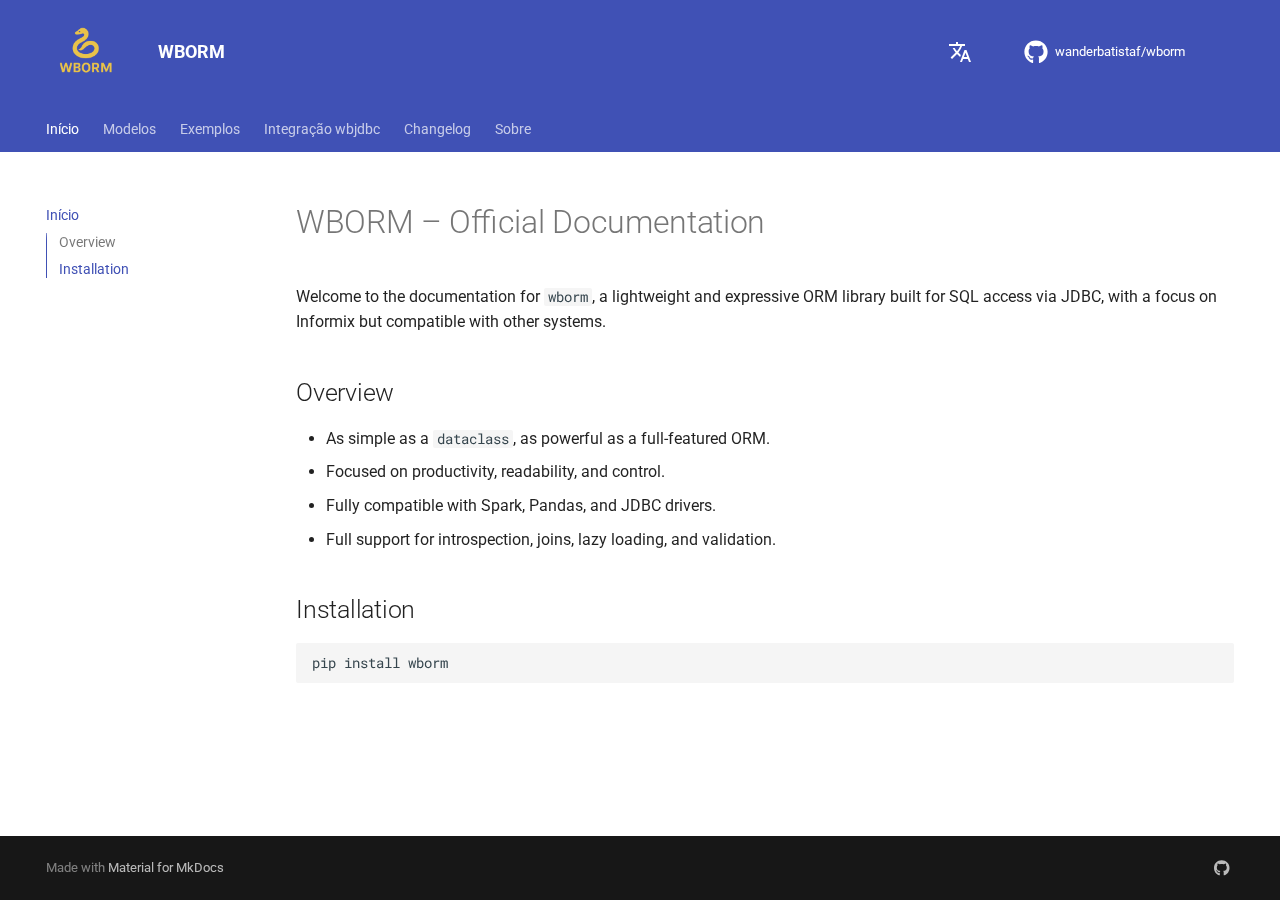
<file: en/index.html>
<!doctype html>
<html lang="en" class="no-js">
  <head>
    
      <meta charset="utf-8">
      <meta name="viewport" content="width=device-width,initial-scale=1">
      
        <meta name="description" content="ORM leve com suporte a JDBC e Informix">
      
      
        <meta name="author" content="Wanderson Batista">
      
      
        <link rel="canonical" href="https://wanderbatistaf.github.io/wborm/en/">
      
      
      
        <link rel="next" href="modelos/">
      
      
      <link rel="icon" href="../images/wborm.png">
      <meta name="generator" content="mkdocs-1.6.1, mkdocs-material-9.6.11">
    
    
      
        <title>Home - WBORM</title>
      
    
    
      <link rel="stylesheet" href="../assets/stylesheets/main.4af4bdda.min.css">
      
        
        <link rel="stylesheet" href="../assets/stylesheets/palette.06af60db.min.css">
      
      


    
    
      
    
    
      
        
        
        <link rel="preconnect" href="https://fonts.gstatic.com" crossorigin>
        <link rel="stylesheet" href="https://fonts.googleapis.com/css?family=Roboto:300,300i,400,400i,700,700i%7CRoboto+Mono:400,400i,700,700i&display=fallback">
        <style>:root{--md-text-font:"Roboto";--md-code-font:"Roboto Mono"}</style>
      
    
    
      <link rel="stylesheet" href="../assets/stylesheets/extra.css">
    
    <script>__md_scope=new URL("..",location),__md_hash=e=>[...e].reduce(((e,_)=>(e<<5)-e+_.charCodeAt(0)),0),__md_get=(e,_=localStorage,t=__md_scope)=>JSON.parse(_.getItem(t.pathname+"."+e)),__md_set=(e,_,t=localStorage,a=__md_scope)=>{try{t.setItem(a.pathname+"."+e,JSON.stringify(_))}catch(e){}}</script>
    
      

    
    
    
  </head>
  
  
    
    
      
    
    
    
    
    <body dir="ltr" data-md-color-scheme="default" data-md-color-primary="indigo" data-md-color-accent="indigo">
  
    
    <input class="md-toggle" data-md-toggle="drawer" type="checkbox" id="__drawer" autocomplete="off">
    <input class="md-toggle" data-md-toggle="search" type="checkbox" id="__search" autocomplete="off">
    <label class="md-overlay" for="__drawer"></label>
    <div data-md-component="skip">
      
        
        <a href="#wborm-official-documentation" class="md-skip">
          Skip to content
        </a>
      
    </div>
    <div data-md-component="announce">
      
    </div>
    
    
      

<header class="md-header" data-md-component="header">
  <nav class="md-header__inner md-grid" aria-label="Header">
    <a href="./" title="WBORM" class="md-header__button md-logo" aria-label="WBORM" data-md-component="logo">
      
  <img src="../images/wborm.png" alt="logo">

    </a>
    <label class="md-header__button md-icon" for="__drawer">
      
      <svg xmlns="http://www.w3.org/2000/svg" viewBox="0 0 24 24"><path d="M3 6h18v2H3zm0 5h18v2H3zm0 5h18v2H3z"/></svg>
    </label>
    <div class="md-header__title" data-md-component="header-title">
      <div class="md-header__ellipsis">
        <div class="md-header__topic">
          <span class="md-ellipsis">
            WBORM
          </span>
        </div>
        <div class="md-header__topic" data-md-component="header-topic">
          <span class="md-ellipsis">
            
              Home
            
          </span>
        </div>
      </div>
    </div>
    
      
        <form class="md-header__option" data-md-component="palette">
  
    
    
    
    <input class="md-option" data-md-color-media="" data-md-color-scheme="default" data-md-color-primary="indigo" data-md-color-accent="indigo"  aria-hidden="true"  type="radio" name="__palette" id="__palette_0">
    
  
</form>
      
    
    
      <script>var palette=__md_get("__palette");if(palette&&palette.color){if("(prefers-color-scheme)"===palette.color.media){var media=matchMedia("(prefers-color-scheme: light)"),input=document.querySelector(media.matches?"[data-md-color-media='(prefers-color-scheme: light)']":"[data-md-color-media='(prefers-color-scheme: dark)']");palette.color.media=input.getAttribute("data-md-color-media"),palette.color.scheme=input.getAttribute("data-md-color-scheme"),palette.color.primary=input.getAttribute("data-md-color-primary"),palette.color.accent=input.getAttribute("data-md-color-accent")}for(var[key,value]of Object.entries(palette.color))document.body.setAttribute("data-md-color-"+key,value)}</script>
    
    
      <div class="md-header__option">
  <div class="md-select">
    
    <button class="md-header__button md-icon" aria-label="Select language">
      <svg xmlns="http://www.w3.org/2000/svg" viewBox="0 0 24 24"><path d="m12.87 15.07-2.54-2.51.03-.03A17.5 17.5 0 0 0 14.07 6H17V4h-7V2H8v2H1v2h11.17C11.5 7.92 10.44 9.75 9 11.35 8.07 10.32 7.3 9.19 6.69 8h-2c.73 1.63 1.73 3.17 2.98 4.56l-5.09 5.02L4 19l5-5 3.11 3.11zM18.5 10h-2L12 22h2l1.12-3h4.75L21 22h2zm-2.62 7 1.62-4.33L19.12 17z"/></svg>
    </button>
    <div class="md-select__inner">
      <ul class="md-select__list">
        
          <li class="md-select__item">
            <a href="/wborm/" hreflang="pt" class="md-select__link">
              Português
            </a>
          </li>
        
          <li class="md-select__item">
            <a href="/wborm/en/" hreflang="en" class="md-select__link">
              English
            </a>
          </li>
        
      </ul>
    </div>
  </div>
</div>
    
    
    
      <div class="md-header__source">
        <a href="https://github.com/wanderbatistaf/wborm" title="Go to repository" class="md-source" data-md-component="source">
  <div class="md-source__icon md-icon">
    
    <svg xmlns="http://www.w3.org/2000/svg" viewBox="0 0 496 512"><!--! Font Awesome Free 6.7.2 by @fontawesome - https://fontawesome.com License - https://fontawesome.com/license/free (Icons: CC BY 4.0, Fonts: SIL OFL 1.1, Code: MIT License) Copyright 2024 Fonticons, Inc.--><path d="M165.9 397.4c0 2-2.3 3.6-5.2 3.6-3.3.3-5.6-1.3-5.6-3.6 0-2 2.3-3.6 5.2-3.6 3-.3 5.6 1.3 5.6 3.6m-31.1-4.5c-.7 2 1.3 4.3 4.3 4.9 2.6 1 5.6 0 6.2-2s-1.3-4.3-4.3-5.2c-2.6-.7-5.5.3-6.2 2.3m44.2-1.7c-2.9.7-4.9 2.6-4.6 4.9.3 2 2.9 3.3 5.9 2.6 2.9-.7 4.9-2.6 4.6-4.6-.3-1.9-3-3.2-5.9-2.9M244.8 8C106.1 8 0 113.3 0 252c0 110.9 69.8 205.8 169.5 239.2 12.8 2.3 17.3-5.6 17.3-12.1 0-6.2-.3-40.4-.3-61.4 0 0-70 15-84.7-29.8 0 0-11.4-29.1-27.8-36.6 0 0-22.9-15.7 1.6-15.4 0 0 24.9 2 38.6 25.8 21.9 38.6 58.6 27.5 72.9 20.9 2.3-16 8.8-27.1 16-33.7-55.9-6.2-112.3-14.3-112.3-110.5 0-27.5 7.6-41.3 23.6-58.9-2.6-6.5-11.1-33.3 2.6-67.9 20.9-6.5 69 27 69 27 20-5.6 41.5-8.5 62.8-8.5s42.8 2.9 62.8 8.5c0 0 48.1-33.6 69-27 13.7 34.7 5.2 61.4 2.6 67.9 16 17.7 25.8 31.5 25.8 58.9 0 96.5-58.9 104.2-114.8 110.5 9.2 7.9 17 22.9 17 46.4 0 33.7-.3 75.4-.3 83.6 0 6.5 4.6 14.4 17.3 12.1C428.2 457.8 496 362.9 496 252 496 113.3 383.5 8 244.8 8M97.2 352.9c-1.3 1-1 3.3.7 5.2 1.6 1.6 3.9 2.3 5.2 1 1.3-1 1-3.3-.7-5.2-1.6-1.6-3.9-2.3-5.2-1m-10.8-8.1c-.7 1.3.3 2.9 2.3 3.9 1.6 1 3.6.7 4.3-.7.7-1.3-.3-2.9-2.3-3.9-2-.6-3.6-.3-4.3.7m32.4 35.6c-1.6 1.3-1 4.3 1.3 6.2 2.3 2.3 5.2 2.6 6.5 1 1.3-1.3.7-4.3-1.3-6.2-2.2-2.3-5.2-2.6-6.5-1m-11.4-14.7c-1.6 1-1.6 3.6 0 5.9s4.3 3.3 5.6 2.3c1.6-1.3 1.6-3.9 0-6.2-1.4-2.3-4-3.3-5.6-2"/></svg>
  </div>
  <div class="md-source__repository">
    wanderbatistaf/wborm
  </div>
</a>
      </div>
    
  </nav>
  
</header>
    
    <div class="md-container" data-md-component="container">
      
      
        
          
            
<nav class="md-tabs" aria-label="Tabs" data-md-component="tabs">
  <div class="md-grid">
    <ul class="md-tabs__list">
      
        
  
  
  
    
  
  
    <li class="md-tabs__item md-tabs__item--active">
      <a href="./" class="md-tabs__link">
        
  
  
    
  
  Início

      </a>
    </li>
  

      
        
  
  
  
  
    <li class="md-tabs__item">
      <a href="modelos/" class="md-tabs__link">
        
  
  
    
  
  Modelos

      </a>
    </li>
  

      
        
  
  
  
  
    <li class="md-tabs__item">
      <a href="exemplos/" class="md-tabs__link">
        
  
  
    
  
  Exemplos

      </a>
    </li>
  

      
        
  
  
  
  
    <li class="md-tabs__item">
      <a href="integra-wbjdbc/" class="md-tabs__link">
        
  
  
    
  
  Integração wbjdbc

      </a>
    </li>
  

      
        
  
  
  
  
    <li class="md-tabs__item">
      <a href="changelog/" class="md-tabs__link">
        
  
  
    
  
  Changelog

      </a>
    </li>
  

      
        
  
  
  
  
    <li class="md-tabs__item">
      <a href="por-que-usar/" class="md-tabs__link">
        
  
  
    
  
  Sobre

      </a>
    </li>
  

      
    </ul>
  </div>
</nav>
          
        
      
      <main class="md-main" data-md-component="main">
        <div class="md-main__inner md-grid">
          
            
              
              <div class="md-sidebar md-sidebar--primary" data-md-component="sidebar" data-md-type="navigation" >
                <div class="md-sidebar__scrollwrap">
                  <div class="md-sidebar__inner">
                    


  


  

<nav class="md-nav md-nav--primary md-nav--lifted md-nav--integrated" aria-label="Navigation" data-md-level="0">
  <label class="md-nav__title" for="__drawer">
    <a href="./" title="WBORM" class="md-nav__button md-logo" aria-label="WBORM" data-md-component="logo">
      
  <img src="../images/wborm.png" alt="logo">

    </a>
    WBORM
  </label>
  
    <div class="md-nav__source">
      <a href="https://github.com/wanderbatistaf/wborm" title="Go to repository" class="md-source" data-md-component="source">
  <div class="md-source__icon md-icon">
    
    <svg xmlns="http://www.w3.org/2000/svg" viewBox="0 0 496 512"><!--! Font Awesome Free 6.7.2 by @fontawesome - https://fontawesome.com License - https://fontawesome.com/license/free (Icons: CC BY 4.0, Fonts: SIL OFL 1.1, Code: MIT License) Copyright 2024 Fonticons, Inc.--><path d="M165.9 397.4c0 2-2.3 3.6-5.2 3.6-3.3.3-5.6-1.3-5.6-3.6 0-2 2.3-3.6 5.2-3.6 3-.3 5.6 1.3 5.6 3.6m-31.1-4.5c-.7 2 1.3 4.3 4.3 4.9 2.6 1 5.6 0 6.2-2s-1.3-4.3-4.3-5.2c-2.6-.7-5.5.3-6.2 2.3m44.2-1.7c-2.9.7-4.9 2.6-4.6 4.9.3 2 2.9 3.3 5.9 2.6 2.9-.7 4.9-2.6 4.6-4.6-.3-1.9-3-3.2-5.9-2.9M244.8 8C106.1 8 0 113.3 0 252c0 110.9 69.8 205.8 169.5 239.2 12.8 2.3 17.3-5.6 17.3-12.1 0-6.2-.3-40.4-.3-61.4 0 0-70 15-84.7-29.8 0 0-11.4-29.1-27.8-36.6 0 0-22.9-15.7 1.6-15.4 0 0 24.9 2 38.6 25.8 21.9 38.6 58.6 27.5 72.9 20.9 2.3-16 8.8-27.1 16-33.7-55.9-6.2-112.3-14.3-112.3-110.5 0-27.5 7.6-41.3 23.6-58.9-2.6-6.5-11.1-33.3 2.6-67.9 20.9-6.5 69 27 69 27 20-5.6 41.5-8.5 62.8-8.5s42.8 2.9 62.8 8.5c0 0 48.1-33.6 69-27 13.7 34.7 5.2 61.4 2.6 67.9 16 17.7 25.8 31.5 25.8 58.9 0 96.5-58.9 104.2-114.8 110.5 9.2 7.9 17 22.9 17 46.4 0 33.7-.3 75.4-.3 83.6 0 6.5 4.6 14.4 17.3 12.1C428.2 457.8 496 362.9 496 252 496 113.3 383.5 8 244.8 8M97.2 352.9c-1.3 1-1 3.3.7 5.2 1.6 1.6 3.9 2.3 5.2 1 1.3-1 1-3.3-.7-5.2-1.6-1.6-3.9-2.3-5.2-1m-10.8-8.1c-.7 1.3.3 2.9 2.3 3.9 1.6 1 3.6.7 4.3-.7.7-1.3-.3-2.9-2.3-3.9-2-.6-3.6-.3-4.3.7m32.4 35.6c-1.6 1.3-1 4.3 1.3 6.2 2.3 2.3 5.2 2.6 6.5 1 1.3-1.3.7-4.3-1.3-6.2-2.2-2.3-5.2-2.6-6.5-1m-11.4-14.7c-1.6 1-1.6 3.6 0 5.9s4.3 3.3 5.6 2.3c1.6-1.3 1.6-3.9 0-6.2-1.4-2.3-4-3.3-5.6-2"/></svg>
  </div>
  <div class="md-source__repository">
    wanderbatistaf/wborm
  </div>
</a>
    </div>
  
  <ul class="md-nav__list" data-md-scrollfix>
    
      
      
  
  
    
  
  
  
    <li class="md-nav__item md-nav__item--active">
      
      <input class="md-nav__toggle md-toggle" type="checkbox" id="__toc">
      
      
        
      
      
        <label class="md-nav__link md-nav__link--active" for="__toc">
          
  
  
  <span class="md-ellipsis">
    Início
    
  </span>
  

          <span class="md-nav__icon md-icon"></span>
        </label>
      
      <a href="./" class="md-nav__link md-nav__link--active">
        
  
  
  <span class="md-ellipsis">
    Início
    
  </span>
  

      </a>
      
        

<nav class="md-nav md-nav--secondary" aria-label="Table of contents">
  
  
  
    
  
  
    <label class="md-nav__title" for="__toc">
      <span class="md-nav__icon md-icon"></span>
      Table of contents
    </label>
    <ul class="md-nav__list" data-md-component="toc" data-md-scrollfix>
      
        <li class="md-nav__item">
  <a href="#overview" class="md-nav__link">
    <span class="md-ellipsis">
      Overview
    </span>
  </a>
  
</li>
      
        <li class="md-nav__item">
  <a href="#installation" class="md-nav__link">
    <span class="md-ellipsis">
      Installation
    </span>
  </a>
  
</li>
      
    </ul>
  
</nav>
      
    </li>
  

    
      
      
  
  
  
  
    <li class="md-nav__item">
      <a href="modelos/" class="md-nav__link">
        
  
  
  <span class="md-ellipsis">
    Modelos
    
  </span>
  

      </a>
    </li>
  

    
      
      
  
  
  
  
    <li class="md-nav__item">
      <a href="exemplos/" class="md-nav__link">
        
  
  
  <span class="md-ellipsis">
    Exemplos
    
  </span>
  

      </a>
    </li>
  

    
      
      
  
  
  
  
    <li class="md-nav__item">
      <a href="integra-wbjdbc/" class="md-nav__link">
        
  
  
  <span class="md-ellipsis">
    Integração wbjdbc
    
  </span>
  

      </a>
    </li>
  

    
      
      
  
  
  
  
    <li class="md-nav__item">
      <a href="changelog/" class="md-nav__link">
        
  
  
  <span class="md-ellipsis">
    Changelog
    
  </span>
  

      </a>
    </li>
  

    
      
      
  
  
  
  
    <li class="md-nav__item">
      <a href="por-que-usar/" class="md-nav__link">
        
  
  
  <span class="md-ellipsis">
    Sobre
    
  </span>
  

      </a>
    </li>
  

    
  </ul>
</nav>
                  </div>
                </div>
              </div>
            
            
          
          
            <div class="md-content" data-md-component="content">
              <article class="md-content__inner md-typeset">
                
                  


  
  


<h1 id="wborm-official-documentation">WBORM – Official Documentation<a class="headerlink" href="#wborm-official-documentation" title="Permanent link">&para;</a></h1>
<p>Welcome to the documentation for <code>wborm</code>, a lightweight and expressive ORM library built for SQL access via JDBC, with a focus on Informix but compatible with other systems.</p>
<h2 id="overview">Overview<a class="headerlink" href="#overview" title="Permanent link">&para;</a></h2>
<ul>
<li>As simple as a <code>dataclass</code>, as powerful as a full-featured ORM.  </li>
<li>Focused on productivity, readability, and control.  </li>
<li>Fully compatible with Spark, Pandas, and JDBC drivers.  </li>
<li>Full support for introspection, joins, lazy loading, and validation.</li>
</ul>
<h2 id="installation">Installation<a class="headerlink" href="#installation" title="Permanent link">&para;</a></h2>
<div class="highlight"><pre><span></span><code>pip<span class="w"> </span>install<span class="w"> </span>wborm
</code></pre></div>







  
  






                
              </article>
            </div>
          
          
<script>var target=document.getElementById(location.hash.slice(1));target&&target.name&&(target.checked=target.name.startsWith("__tabbed_"))</script>
        </div>
        
      </main>
      
        <footer class="md-footer">
  
  <div class="md-footer-meta md-typeset">
    <div class="md-footer-meta__inner md-grid">
      <div class="md-copyright">
  
  
    Made with
    <a href="https://squidfunk.github.io/mkdocs-material/" target="_blank" rel="noopener">
      Material for MkDocs
    </a>
  
</div>
      
        <div class="md-social">
  
    
    
    
    
      
      
    
    <a href="https://github.com/wanderbatistaf" target="_blank" rel="noopener" title="github.com" class="md-social__link">
      <svg xmlns="http://www.w3.org/2000/svg" viewBox="0 0 496 512"><!--! Font Awesome Free 6.7.2 by @fontawesome - https://fontawesome.com License - https://fontawesome.com/license/free (Icons: CC BY 4.0, Fonts: SIL OFL 1.1, Code: MIT License) Copyright 2024 Fonticons, Inc.--><path d="M165.9 397.4c0 2-2.3 3.6-5.2 3.6-3.3.3-5.6-1.3-5.6-3.6 0-2 2.3-3.6 5.2-3.6 3-.3 5.6 1.3 5.6 3.6m-31.1-4.5c-.7 2 1.3 4.3 4.3 4.9 2.6 1 5.6 0 6.2-2s-1.3-4.3-4.3-5.2c-2.6-.7-5.5.3-6.2 2.3m44.2-1.7c-2.9.7-4.9 2.6-4.6 4.9.3 2 2.9 3.3 5.9 2.6 2.9-.7 4.9-2.6 4.6-4.6-.3-1.9-3-3.2-5.9-2.9M244.8 8C106.1 8 0 113.3 0 252c0 110.9 69.8 205.8 169.5 239.2 12.8 2.3 17.3-5.6 17.3-12.1 0-6.2-.3-40.4-.3-61.4 0 0-70 15-84.7-29.8 0 0-11.4-29.1-27.8-36.6 0 0-22.9-15.7 1.6-15.4 0 0 24.9 2 38.6 25.8 21.9 38.6 58.6 27.5 72.9 20.9 2.3-16 8.8-27.1 16-33.7-55.9-6.2-112.3-14.3-112.3-110.5 0-27.5 7.6-41.3 23.6-58.9-2.6-6.5-11.1-33.3 2.6-67.9 20.9-6.5 69 27 69 27 20-5.6 41.5-8.5 62.8-8.5s42.8 2.9 62.8 8.5c0 0 48.1-33.6 69-27 13.7 34.7 5.2 61.4 2.6 67.9 16 17.7 25.8 31.5 25.8 58.9 0 96.5-58.9 104.2-114.8 110.5 9.2 7.9 17 22.9 17 46.4 0 33.7-.3 75.4-.3 83.6 0 6.5 4.6 14.4 17.3 12.1C428.2 457.8 496 362.9 496 252 496 113.3 383.5 8 244.8 8M97.2 352.9c-1.3 1-1 3.3.7 5.2 1.6 1.6 3.9 2.3 5.2 1 1.3-1 1-3.3-.7-5.2-1.6-1.6-3.9-2.3-5.2-1m-10.8-8.1c-.7 1.3.3 2.9 2.3 3.9 1.6 1 3.6.7 4.3-.7.7-1.3-.3-2.9-2.3-3.9-2-.6-3.6-.3-4.3.7m32.4 35.6c-1.6 1.3-1 4.3 1.3 6.2 2.3 2.3 5.2 2.6 6.5 1 1.3-1.3.7-4.3-1.3-6.2-2.2-2.3-5.2-2.6-6.5-1m-11.4-14.7c-1.6 1-1.6 3.6 0 5.9s4.3 3.3 5.6 2.3c1.6-1.3 1.6-3.9 0-6.2-1.4-2.3-4-3.3-5.6-2"/></svg>
    </a>
  
</div>
      
    </div>
  </div>
</footer>
      
    </div>
    <div class="md-dialog" data-md-component="dialog">
      <div class="md-dialog__inner md-typeset"></div>
    </div>
    
    
    
      
      <script id="__config" type="application/json">{"base": "..", "features": ["navigation.tabs", "navigation.sections", "navigation.indexes", "toc.integrate", "content.code.annotate", "search.suggest", "search.highlight"], "search": "../assets/javascripts/workers/search.f8cc74c7.min.js", "tags": null, "translations": {"clipboard.copied": "Copied to clipboard", "clipboard.copy": "Copy to clipboard", "search.result.more.one": "1 more on this page", "search.result.more.other": "# more on this page", "search.result.none": "No matching documents", "search.result.one": "1 matching document", "search.result.other": "# matching documents", "search.result.placeholder": "Type to start searching", "search.result.term.missing": "Missing", "select.version": "Select version"}, "version": null}</script>
    
    
      <script src="../assets/javascripts/bundle.c8b220af.min.js"></script>
      
    
  </body>
</html>
</file>
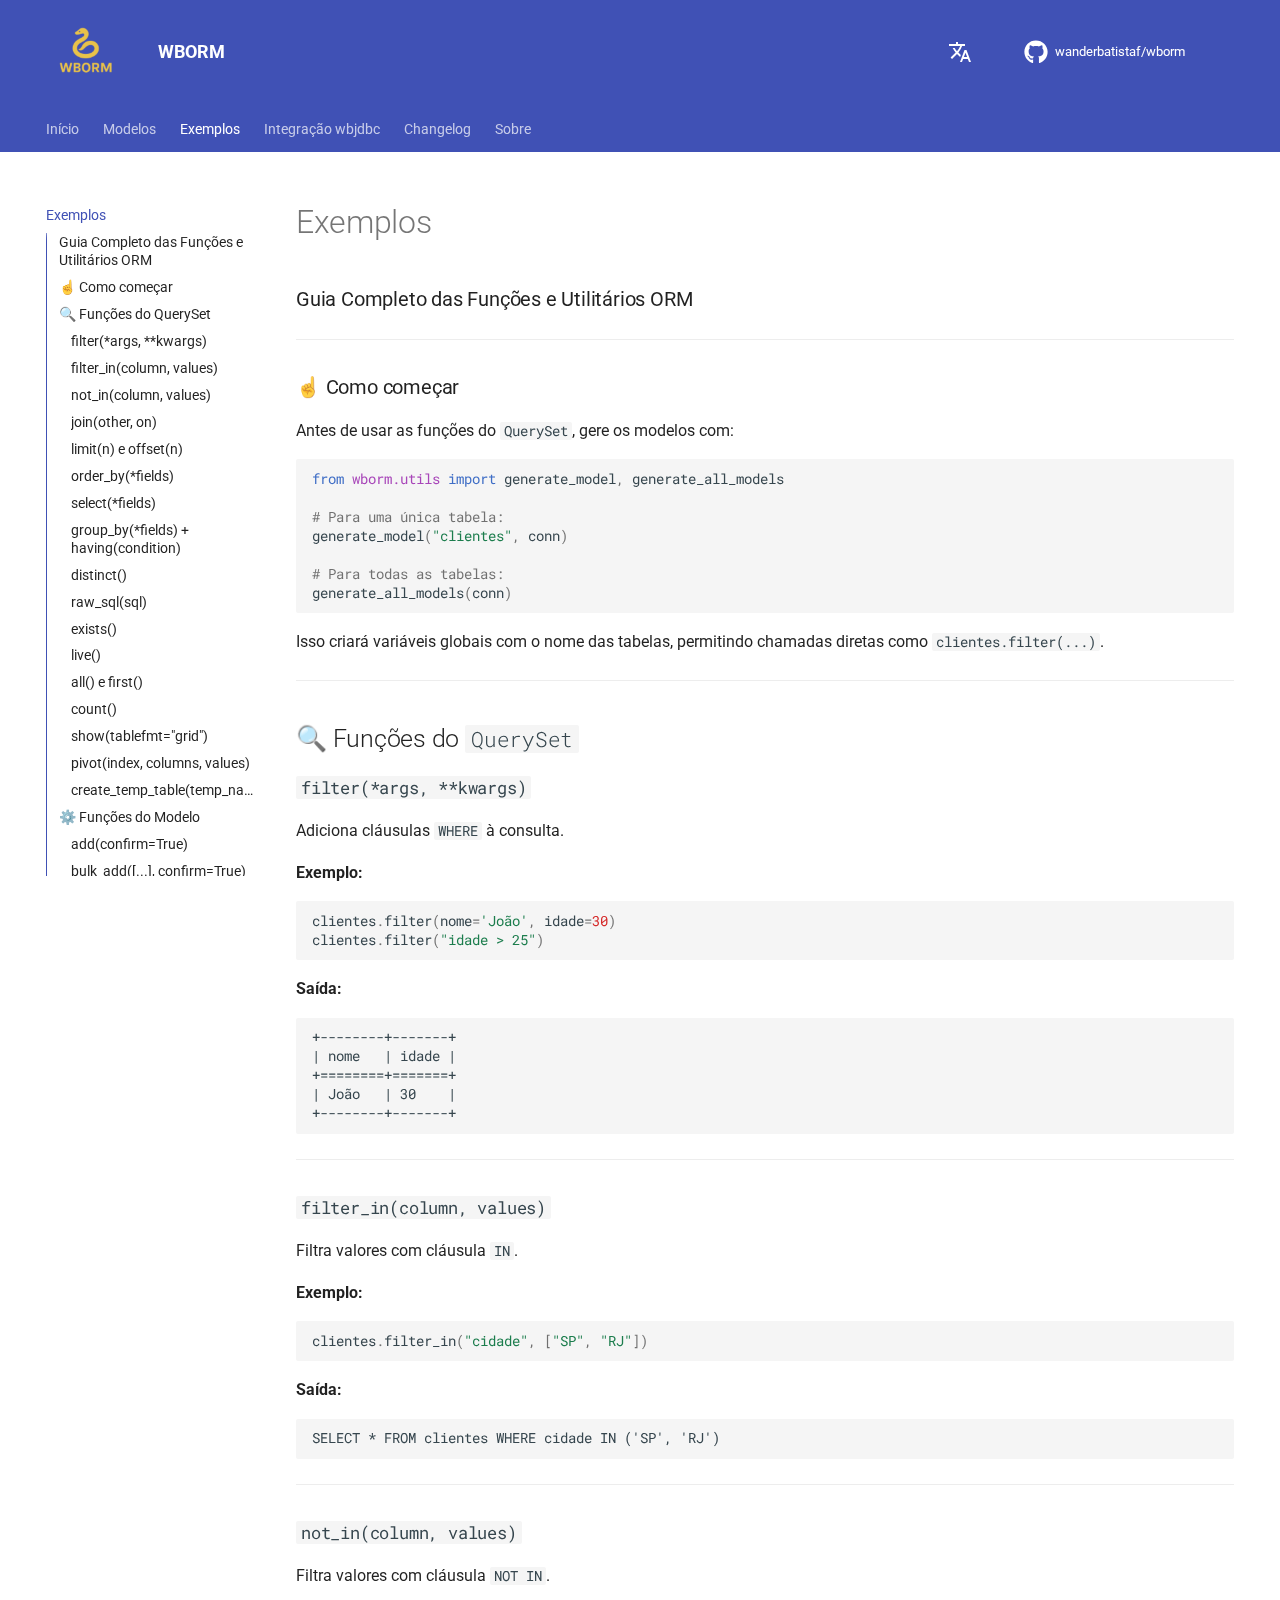
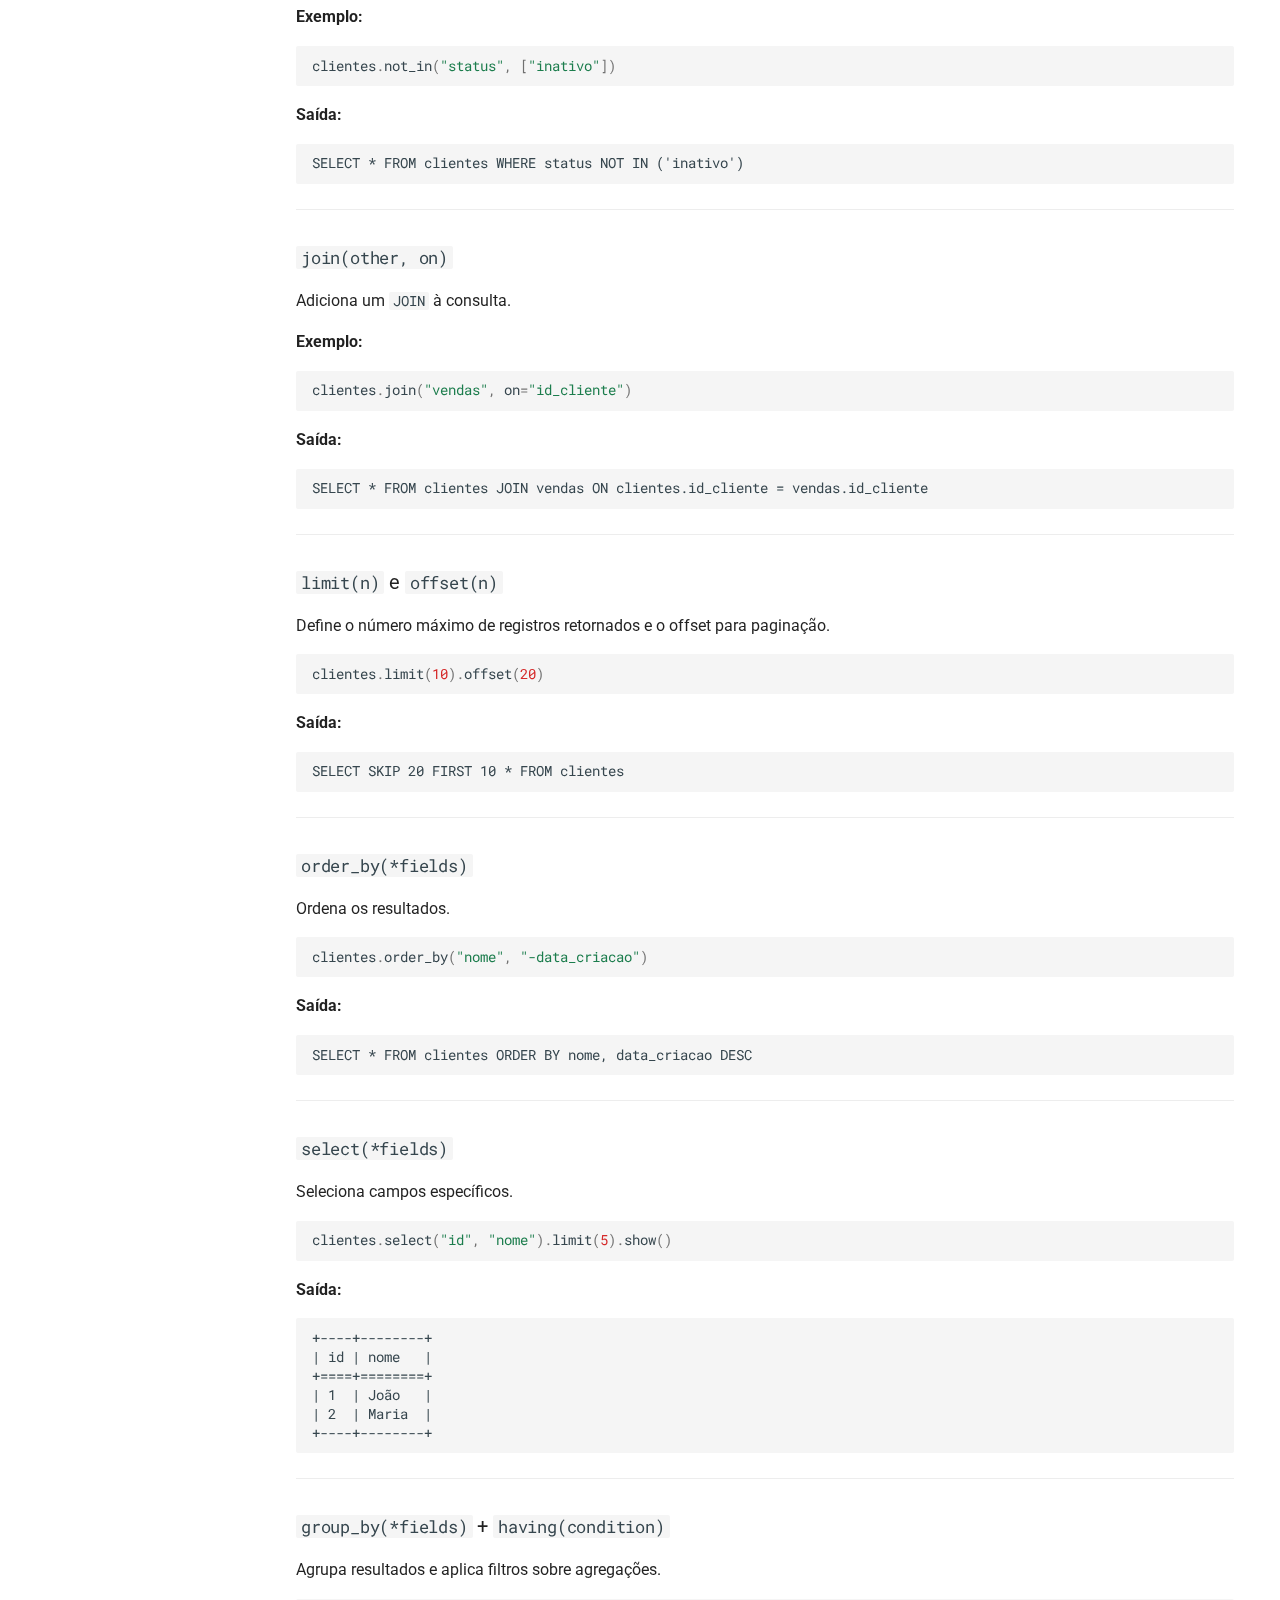
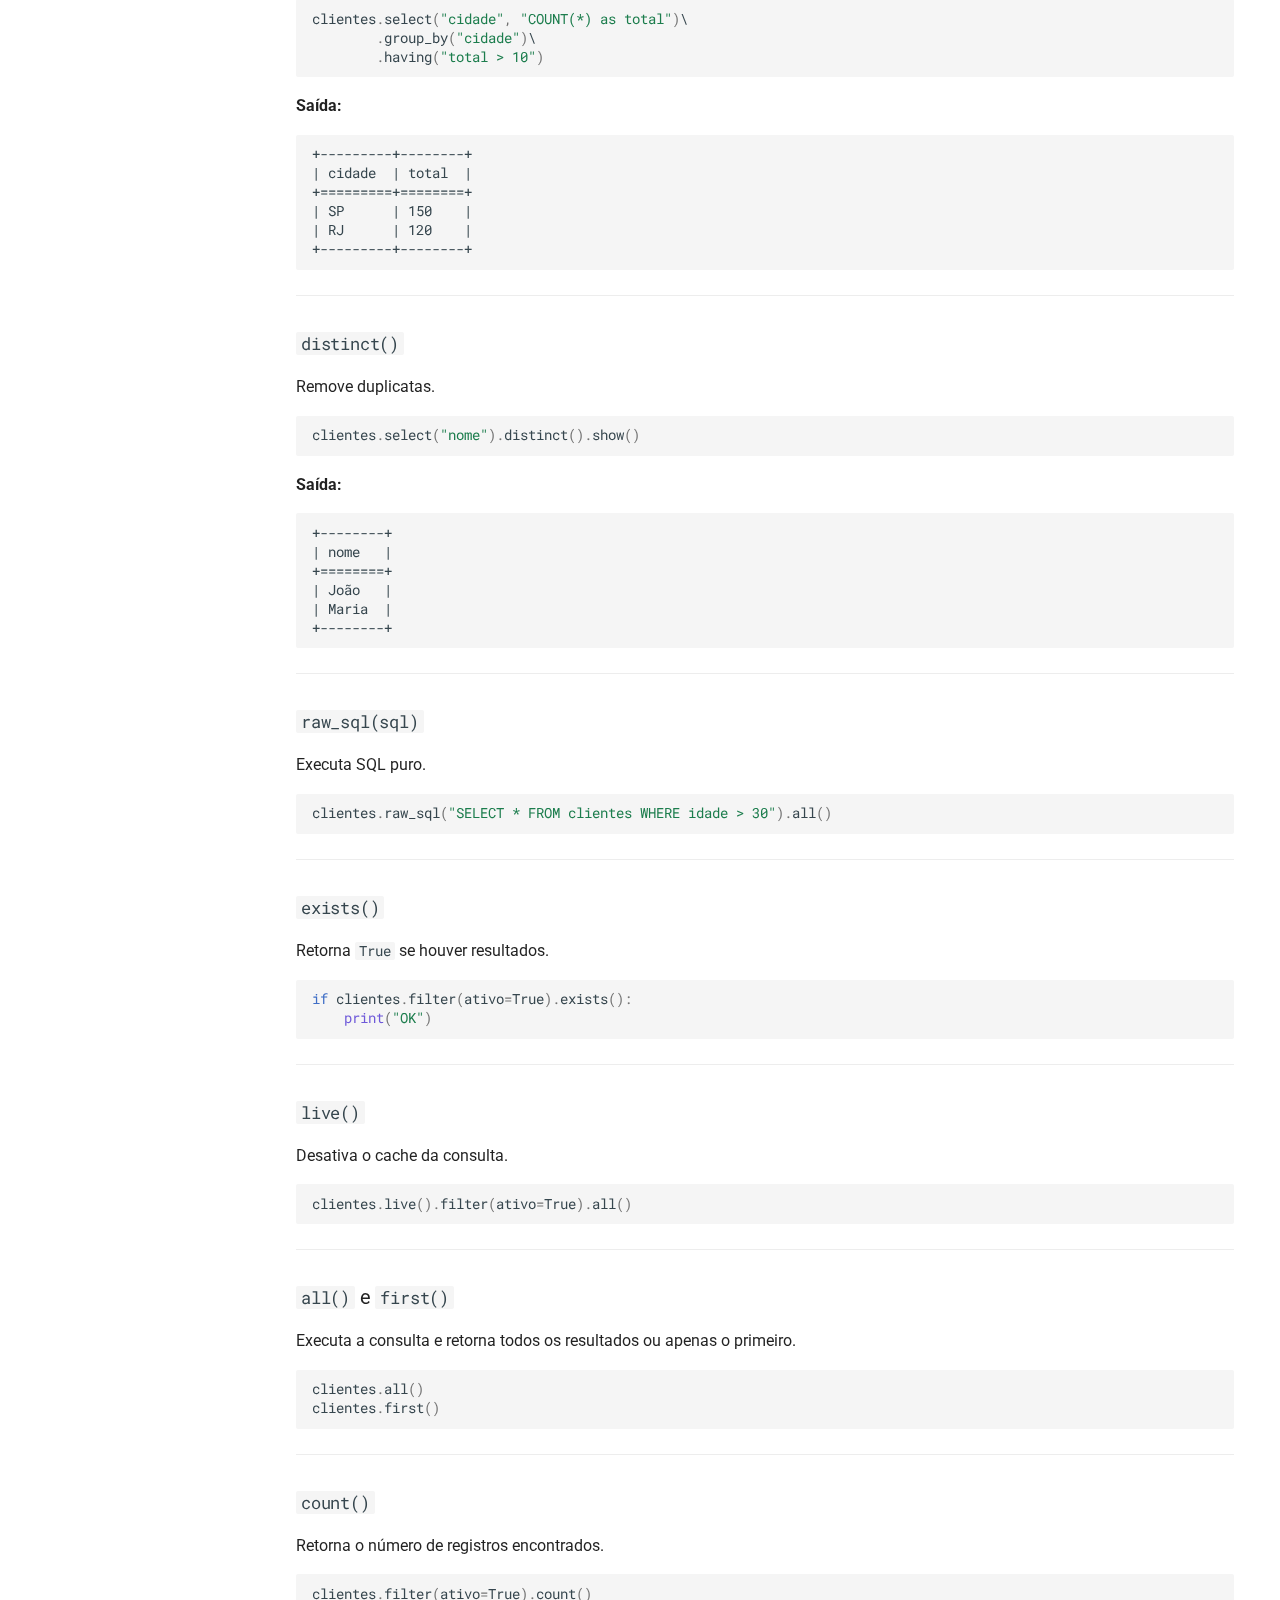
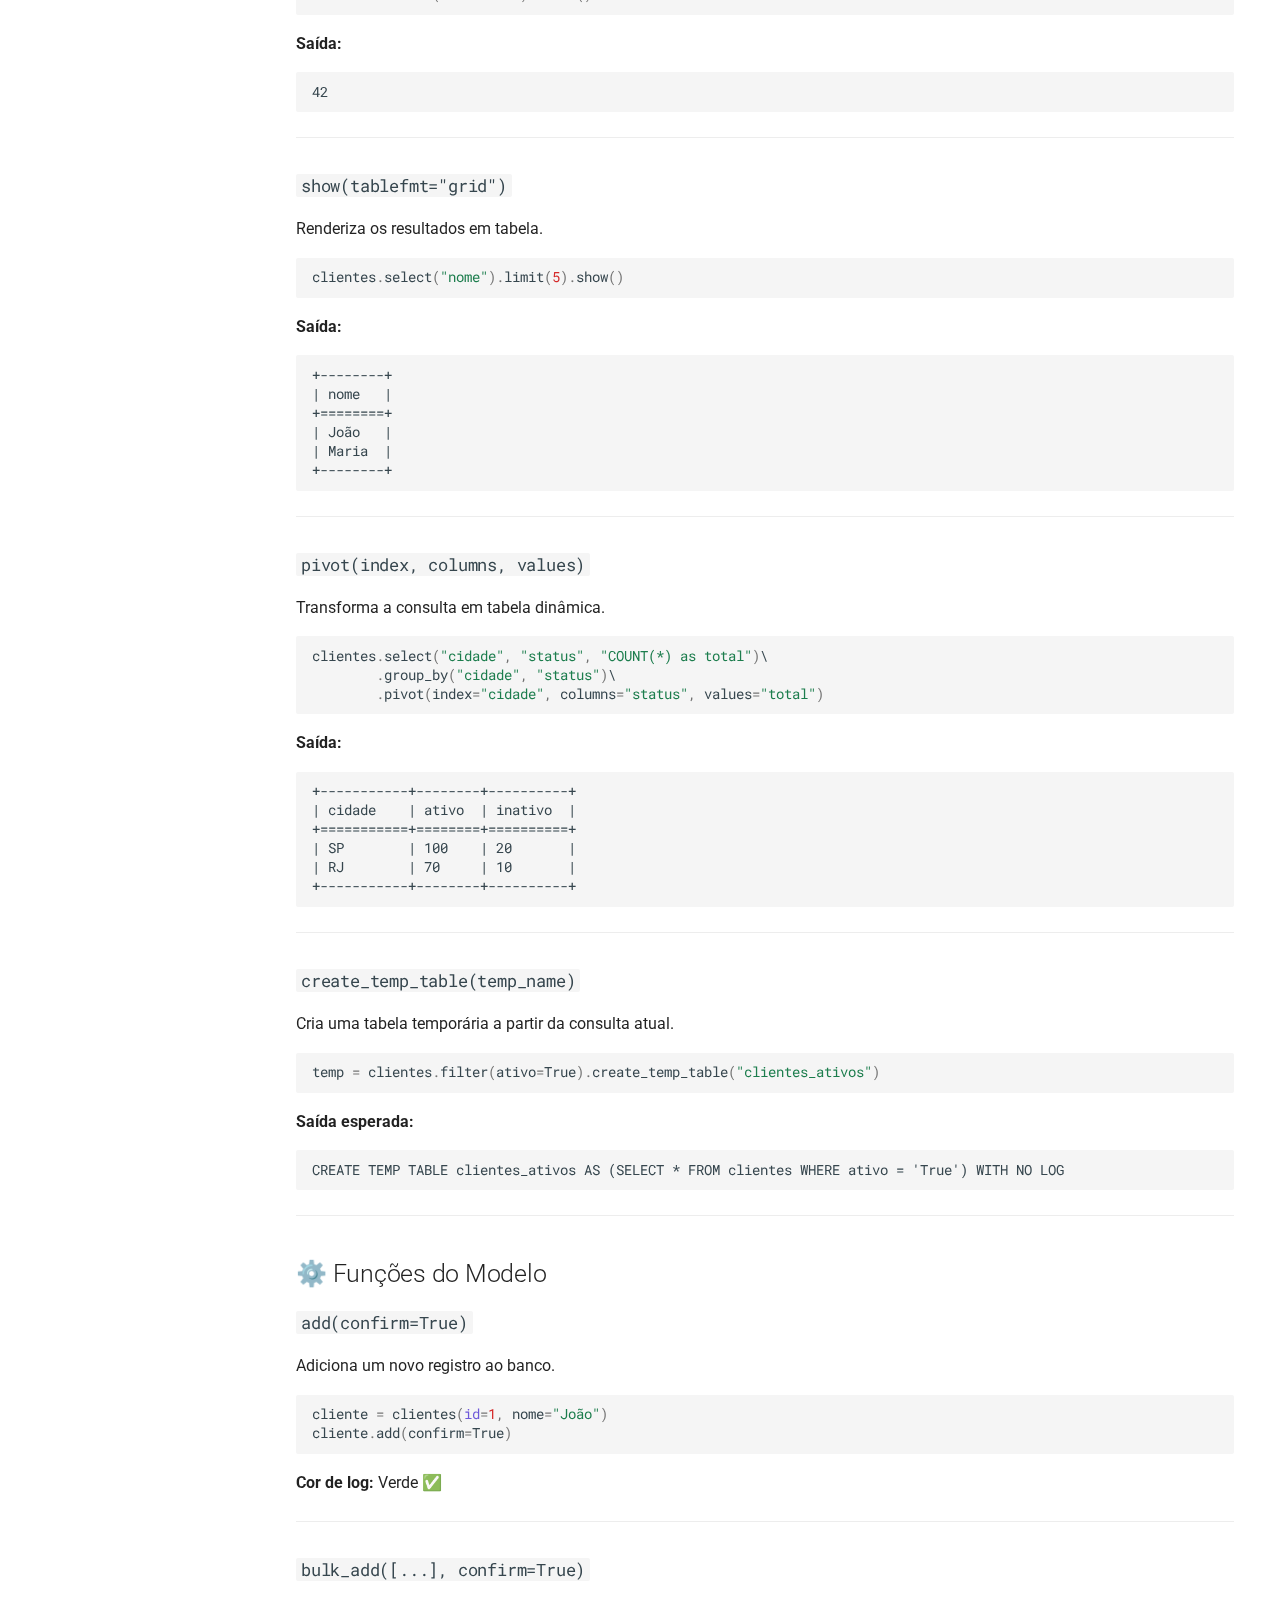
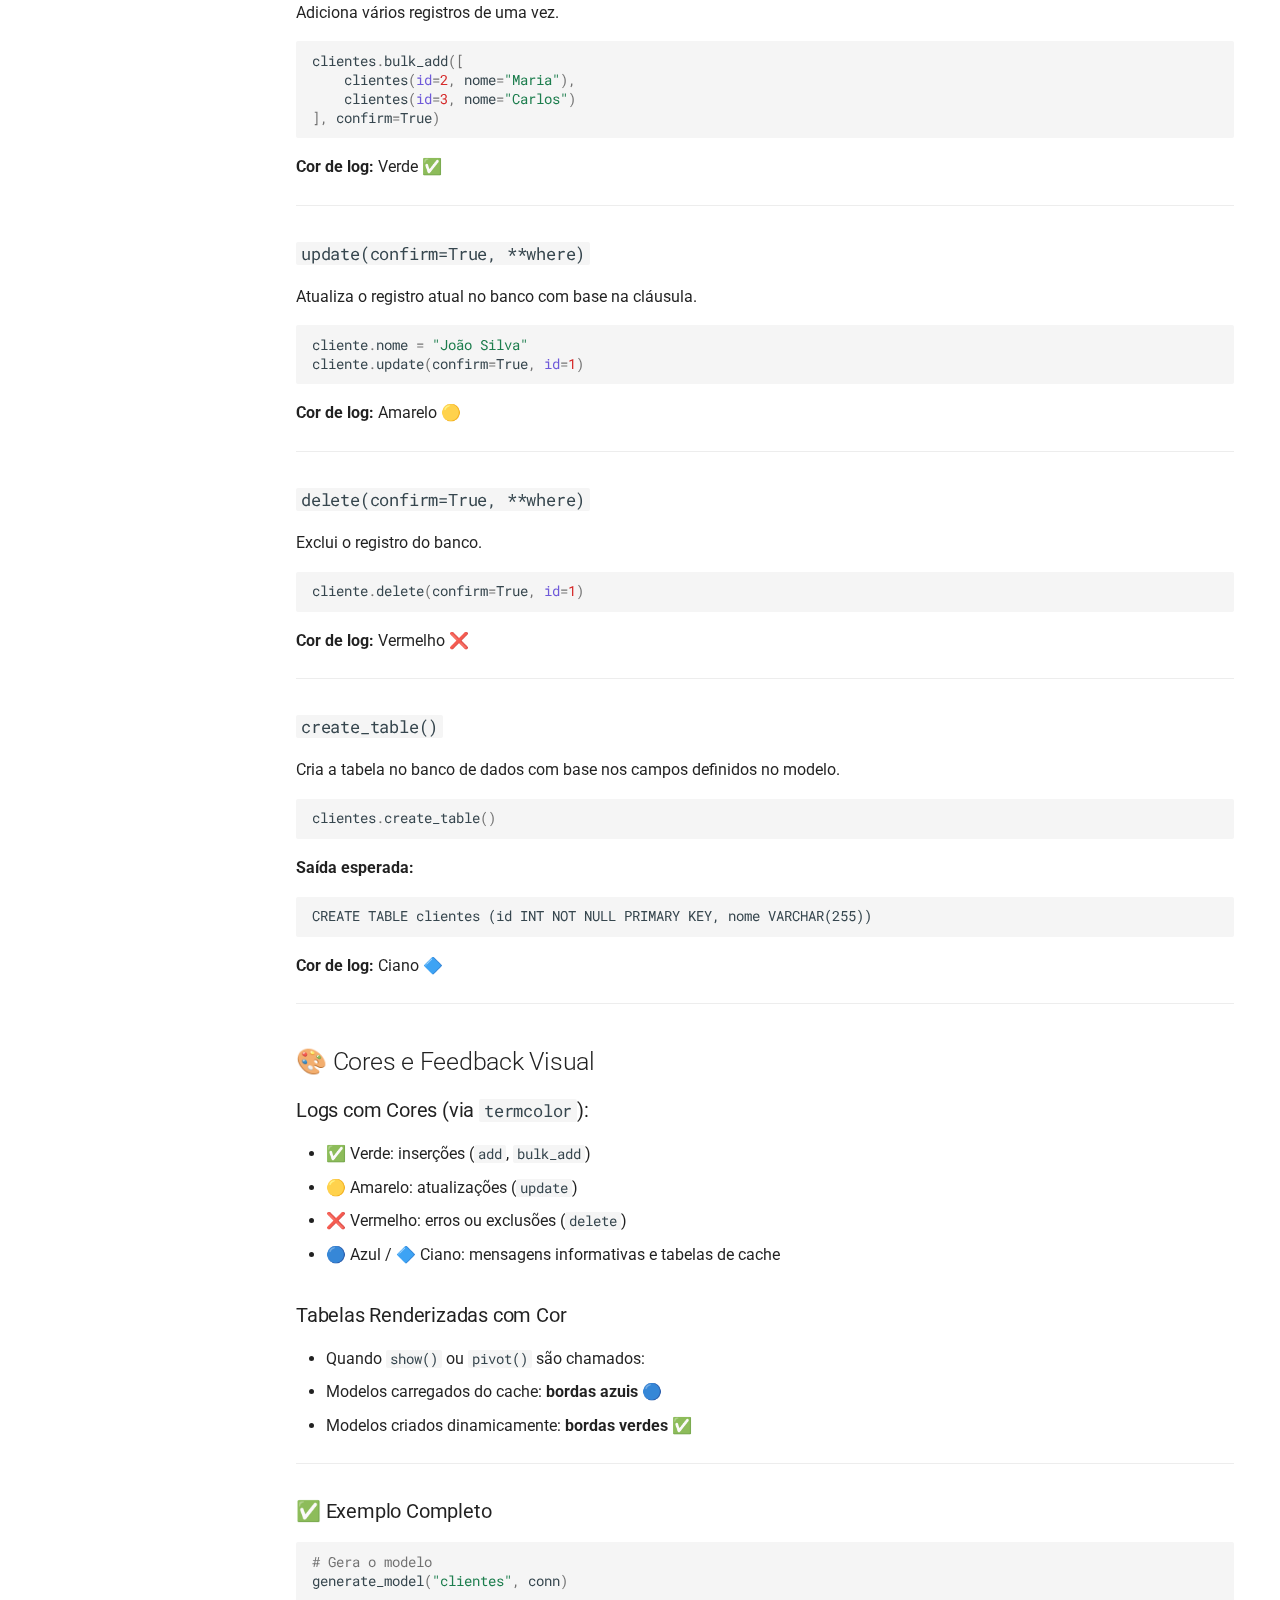
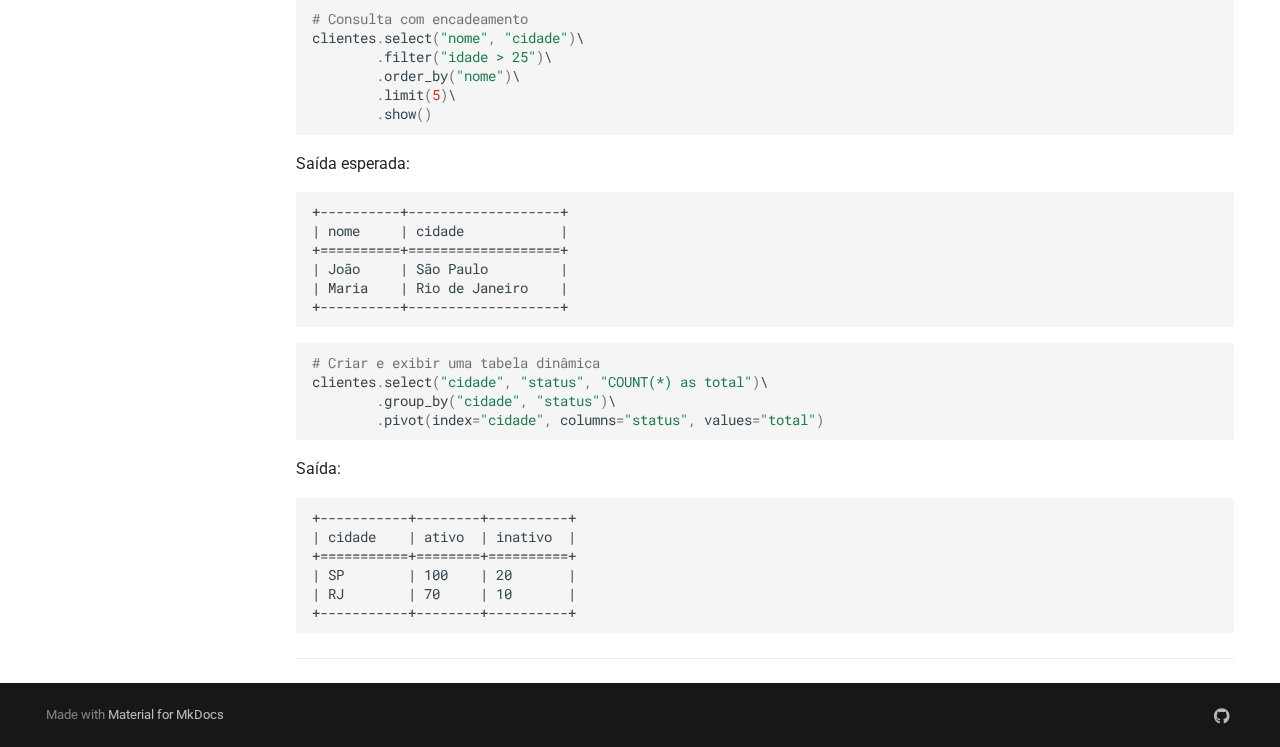
<file: exemplos/index.html>
<!doctype html>
<html lang="pt" class="no-js">
  <head>
    
      <meta charset="utf-8">
      <meta name="viewport" content="width=device-width,initial-scale=1">
      
        <meta name="description" content="ORM leve com suporte a JDBC e Informix">
      
      
        <meta name="author" content="Wanderson Batista">
      
      
        <link rel="canonical" href="https://wanderbatistaf.github.io/wborm/exemplos/">
      
      
        <link rel="prev" href="../modelos/">
      
      
        <link rel="next" href="../integra-wbjdbc/">
      
      
      <link rel="icon" href="../images/wborm.png">
      <meta name="generator" content="mkdocs-1.6.1, mkdocs-material-9.6.11">
    
    
      
        <title>Exemplos - WBORM</title>
      
    
    
      <link rel="stylesheet" href="../assets/stylesheets/main.4af4bdda.min.css">
      
        
        <link rel="stylesheet" href="../assets/stylesheets/palette.06af60db.min.css">
      
      


    
    
      
    
    
      
        
        
        <link rel="preconnect" href="https://fonts.gstatic.com" crossorigin>
        <link rel="stylesheet" href="https://fonts.googleapis.com/css?family=Roboto:300,300i,400,400i,700,700i%7CRoboto+Mono:400,400i,700,700i&display=fallback">
        <style>:root{--md-text-font:"Roboto";--md-code-font:"Roboto Mono"}</style>
      
    
    
      <link rel="stylesheet" href="../assets/stylesheets/extra.css">
    
    <script>__md_scope=new URL("..",location),__md_hash=e=>[...e].reduce(((e,_)=>(e<<5)-e+_.charCodeAt(0)),0),__md_get=(e,_=localStorage,t=__md_scope)=>JSON.parse(_.getItem(t.pathname+"."+e)),__md_set=(e,_,t=localStorage,a=__md_scope)=>{try{t.setItem(a.pathname+"."+e,JSON.stringify(_))}catch(e){}}</script>
    
      

    
    
    
  </head>
  
  
    
    
      
    
    
    
    
    <body dir="ltr" data-md-color-scheme="default" data-md-color-primary="indigo" data-md-color-accent="indigo">
  
    
    <input class="md-toggle" data-md-toggle="drawer" type="checkbox" id="__drawer" autocomplete="off">
    <input class="md-toggle" data-md-toggle="search" type="checkbox" id="__search" autocomplete="off">
    <label class="md-overlay" for="__drawer"></label>
    <div data-md-component="skip">
      
        
        <a href="#guia-completo-das-funcoes-e-utilitarios-orm" class="md-skip">
          Ir para o conteúdo
        </a>
      
    </div>
    <div data-md-component="announce">
      
    </div>
    
    
      

<header class="md-header" data-md-component="header">
  <nav class="md-header__inner md-grid" aria-label="Cabeçalho">
    <a href=".." title="WBORM" class="md-header__button md-logo" aria-label="WBORM" data-md-component="logo">
      
  <img src="../images/wborm.png" alt="logo">

    </a>
    <label class="md-header__button md-icon" for="__drawer">
      
      <svg xmlns="http://www.w3.org/2000/svg" viewBox="0 0 24 24"><path d="M3 6h18v2H3zm0 5h18v2H3zm0 5h18v2H3z"/></svg>
    </label>
    <div class="md-header__title" data-md-component="header-title">
      <div class="md-header__ellipsis">
        <div class="md-header__topic">
          <span class="md-ellipsis">
            WBORM
          </span>
        </div>
        <div class="md-header__topic" data-md-component="header-topic">
          <span class="md-ellipsis">
            
              Exemplos
            
          </span>
        </div>
      </div>
    </div>
    
      
        <form class="md-header__option" data-md-component="palette">
  
    
    
    
    <input class="md-option" data-md-color-media="" data-md-color-scheme="default" data-md-color-primary="indigo" data-md-color-accent="indigo"  aria-hidden="true"  type="radio" name="__palette" id="__palette_0">
    
  
</form>
      
    
    
      <script>var palette=__md_get("__palette");if(palette&&palette.color){if("(prefers-color-scheme)"===palette.color.media){var media=matchMedia("(prefers-color-scheme: light)"),input=document.querySelector(media.matches?"[data-md-color-media='(prefers-color-scheme: light)']":"[data-md-color-media='(prefers-color-scheme: dark)']");palette.color.media=input.getAttribute("data-md-color-media"),palette.color.scheme=input.getAttribute("data-md-color-scheme"),palette.color.primary=input.getAttribute("data-md-color-primary"),palette.color.accent=input.getAttribute("data-md-color-accent")}for(var[key,value]of Object.entries(palette.color))document.body.setAttribute("data-md-color-"+key,value)}</script>
    
    
      <div class="md-header__option">
  <div class="md-select">
    
    <button class="md-header__button md-icon" aria-label="Selecione o idioma">
      <svg xmlns="http://www.w3.org/2000/svg" viewBox="0 0 24 24"><path d="m12.87 15.07-2.54-2.51.03-.03A17.5 17.5 0 0 0 14.07 6H17V4h-7V2H8v2H1v2h11.17C11.5 7.92 10.44 9.75 9 11.35 8.07 10.32 7.3 9.19 6.69 8h-2c.73 1.63 1.73 3.17 2.98 4.56l-5.09 5.02L4 19l5-5 3.11 3.11zM18.5 10h-2L12 22h2l1.12-3h4.75L21 22h2zm-2.62 7 1.62-4.33L19.12 17z"/></svg>
    </button>
    <div class="md-select__inner">
      <ul class="md-select__list">
        
          <li class="md-select__item">
            <a href="./" hreflang="pt" class="md-select__link">
              Português
            </a>
          </li>
        
          <li class="md-select__item">
            <a href="../en/exemplos/" hreflang="en" class="md-select__link">
              English
            </a>
          </li>
        
      </ul>
    </div>
  </div>
</div>
    
    
    
      <div class="md-header__source">
        <a href="https://github.com/wanderbatistaf/wborm" title="Ir ao repositório" class="md-source" data-md-component="source">
  <div class="md-source__icon md-icon">
    
    <svg xmlns="http://www.w3.org/2000/svg" viewBox="0 0 496 512"><!--! Font Awesome Free 6.7.2 by @fontawesome - https://fontawesome.com License - https://fontawesome.com/license/free (Icons: CC BY 4.0, Fonts: SIL OFL 1.1, Code: MIT License) Copyright 2024 Fonticons, Inc.--><path d="M165.9 397.4c0 2-2.3 3.6-5.2 3.6-3.3.3-5.6-1.3-5.6-3.6 0-2 2.3-3.6 5.2-3.6 3-.3 5.6 1.3 5.6 3.6m-31.1-4.5c-.7 2 1.3 4.3 4.3 4.9 2.6 1 5.6 0 6.2-2s-1.3-4.3-4.3-5.2c-2.6-.7-5.5.3-6.2 2.3m44.2-1.7c-2.9.7-4.9 2.6-4.6 4.9.3 2 2.9 3.3 5.9 2.6 2.9-.7 4.9-2.6 4.6-4.6-.3-1.9-3-3.2-5.9-2.9M244.8 8C106.1 8 0 113.3 0 252c0 110.9 69.8 205.8 169.5 239.2 12.8 2.3 17.3-5.6 17.3-12.1 0-6.2-.3-40.4-.3-61.4 0 0-70 15-84.7-29.8 0 0-11.4-29.1-27.8-36.6 0 0-22.9-15.7 1.6-15.4 0 0 24.9 2 38.6 25.8 21.9 38.6 58.6 27.5 72.9 20.9 2.3-16 8.8-27.1 16-33.7-55.9-6.2-112.3-14.3-112.3-110.5 0-27.5 7.6-41.3 23.6-58.9-2.6-6.5-11.1-33.3 2.6-67.9 20.9-6.5 69 27 69 27 20-5.6 41.5-8.5 62.8-8.5s42.8 2.9 62.8 8.5c0 0 48.1-33.6 69-27 13.7 34.7 5.2 61.4 2.6 67.9 16 17.7 25.8 31.5 25.8 58.9 0 96.5-58.9 104.2-114.8 110.5 9.2 7.9 17 22.9 17 46.4 0 33.7-.3 75.4-.3 83.6 0 6.5 4.6 14.4 17.3 12.1C428.2 457.8 496 362.9 496 252 496 113.3 383.5 8 244.8 8M97.2 352.9c-1.3 1-1 3.3.7 5.2 1.6 1.6 3.9 2.3 5.2 1 1.3-1 1-3.3-.7-5.2-1.6-1.6-3.9-2.3-5.2-1m-10.8-8.1c-.7 1.3.3 2.9 2.3 3.9 1.6 1 3.6.7 4.3-.7.7-1.3-.3-2.9-2.3-3.9-2-.6-3.6-.3-4.3.7m32.4 35.6c-1.6 1.3-1 4.3 1.3 6.2 2.3 2.3 5.2 2.6 6.5 1 1.3-1.3.7-4.3-1.3-6.2-2.2-2.3-5.2-2.6-6.5-1m-11.4-14.7c-1.6 1-1.6 3.6 0 5.9s4.3 3.3 5.6 2.3c1.6-1.3 1.6-3.9 0-6.2-1.4-2.3-4-3.3-5.6-2"/></svg>
  </div>
  <div class="md-source__repository">
    wanderbatistaf/wborm
  </div>
</a>
      </div>
    
  </nav>
  
</header>
    
    <div class="md-container" data-md-component="container">
      
      
        
          
            
<nav class="md-tabs" aria-label="Abas" data-md-component="tabs">
  <div class="md-grid">
    <ul class="md-tabs__list">
      
        
  
  
  
  
    <li class="md-tabs__item">
      <a href=".." class="md-tabs__link">
        
  
  
    
  
  Início

      </a>
    </li>
  

      
        
  
  
  
  
    <li class="md-tabs__item">
      <a href="../modelos/" class="md-tabs__link">
        
  
  
    
  
  Modelos

      </a>
    </li>
  

      
        
  
  
  
    
  
  
    <li class="md-tabs__item md-tabs__item--active">
      <a href="./" class="md-tabs__link">
        
  
  
    
  
  Exemplos

      </a>
    </li>
  

      
        
  
  
  
  
    <li class="md-tabs__item">
      <a href="../integra-wbjdbc/" class="md-tabs__link">
        
  
  
    
  
  Integração wbjdbc

      </a>
    </li>
  

      
        
  
  
  
  
    <li class="md-tabs__item">
      <a href="../changelog/" class="md-tabs__link">
        
  
  
    
  
  Changelog

      </a>
    </li>
  

      
        
  
  
  
  
    <li class="md-tabs__item">
      <a href="../por-que-usar/" class="md-tabs__link">
        
  
  
    
  
  Sobre

      </a>
    </li>
  

      
    </ul>
  </div>
</nav>
          
        
      
      <main class="md-main" data-md-component="main">
        <div class="md-main__inner md-grid">
          
            
              
              <div class="md-sidebar md-sidebar--primary" data-md-component="sidebar" data-md-type="navigation" >
                <div class="md-sidebar__scrollwrap">
                  <div class="md-sidebar__inner">
                    


  


  

<nav class="md-nav md-nav--primary md-nav--lifted md-nav--integrated" aria-label="Navegação" data-md-level="0">
  <label class="md-nav__title" for="__drawer">
    <a href=".." title="WBORM" class="md-nav__button md-logo" aria-label="WBORM" data-md-component="logo">
      
  <img src="../images/wborm.png" alt="logo">

    </a>
    WBORM
  </label>
  
    <div class="md-nav__source">
      <a href="https://github.com/wanderbatistaf/wborm" title="Ir ao repositório" class="md-source" data-md-component="source">
  <div class="md-source__icon md-icon">
    
    <svg xmlns="http://www.w3.org/2000/svg" viewBox="0 0 496 512"><!--! Font Awesome Free 6.7.2 by @fontawesome - https://fontawesome.com License - https://fontawesome.com/license/free (Icons: CC BY 4.0, Fonts: SIL OFL 1.1, Code: MIT License) Copyright 2024 Fonticons, Inc.--><path d="M165.9 397.4c0 2-2.3 3.6-5.2 3.6-3.3.3-5.6-1.3-5.6-3.6 0-2 2.3-3.6 5.2-3.6 3-.3 5.6 1.3 5.6 3.6m-31.1-4.5c-.7 2 1.3 4.3 4.3 4.9 2.6 1 5.6 0 6.2-2s-1.3-4.3-4.3-5.2c-2.6-.7-5.5.3-6.2 2.3m44.2-1.7c-2.9.7-4.9 2.6-4.6 4.9.3 2 2.9 3.3 5.9 2.6 2.9-.7 4.9-2.6 4.6-4.6-.3-1.9-3-3.2-5.9-2.9M244.8 8C106.1 8 0 113.3 0 252c0 110.9 69.8 205.8 169.5 239.2 12.8 2.3 17.3-5.6 17.3-12.1 0-6.2-.3-40.4-.3-61.4 0 0-70 15-84.7-29.8 0 0-11.4-29.1-27.8-36.6 0 0-22.9-15.7 1.6-15.4 0 0 24.9 2 38.6 25.8 21.9 38.6 58.6 27.5 72.9 20.9 2.3-16 8.8-27.1 16-33.7-55.9-6.2-112.3-14.3-112.3-110.5 0-27.5 7.6-41.3 23.6-58.9-2.6-6.5-11.1-33.3 2.6-67.9 20.9-6.5 69 27 69 27 20-5.6 41.5-8.5 62.8-8.5s42.8 2.9 62.8 8.5c0 0 48.1-33.6 69-27 13.7 34.7 5.2 61.4 2.6 67.9 16 17.7 25.8 31.5 25.8 58.9 0 96.5-58.9 104.2-114.8 110.5 9.2 7.9 17 22.9 17 46.4 0 33.7-.3 75.4-.3 83.6 0 6.5 4.6 14.4 17.3 12.1C428.2 457.8 496 362.9 496 252 496 113.3 383.5 8 244.8 8M97.2 352.9c-1.3 1-1 3.3.7 5.2 1.6 1.6 3.9 2.3 5.2 1 1.3-1 1-3.3-.7-5.2-1.6-1.6-3.9-2.3-5.2-1m-10.8-8.1c-.7 1.3.3 2.9 2.3 3.9 1.6 1 3.6.7 4.3-.7.7-1.3-.3-2.9-2.3-3.9-2-.6-3.6-.3-4.3.7m32.4 35.6c-1.6 1.3-1 4.3 1.3 6.2 2.3 2.3 5.2 2.6 6.5 1 1.3-1.3.7-4.3-1.3-6.2-2.2-2.3-5.2-2.6-6.5-1m-11.4-14.7c-1.6 1-1.6 3.6 0 5.9s4.3 3.3 5.6 2.3c1.6-1.3 1.6-3.9 0-6.2-1.4-2.3-4-3.3-5.6-2"/></svg>
  </div>
  <div class="md-source__repository">
    wanderbatistaf/wborm
  </div>
</a>
    </div>
  
  <ul class="md-nav__list" data-md-scrollfix>
    
      
      
  
  
  
  
    <li class="md-nav__item">
      <a href=".." class="md-nav__link">
        
  
  
  <span class="md-ellipsis">
    Início
    
  </span>
  

      </a>
    </li>
  

    
      
      
  
  
  
  
    <li class="md-nav__item">
      <a href="../modelos/" class="md-nav__link">
        
  
  
  <span class="md-ellipsis">
    Modelos
    
  </span>
  

      </a>
    </li>
  

    
      
      
  
  
    
  
  
  
    <li class="md-nav__item md-nav__item--active">
      
      <input class="md-nav__toggle md-toggle" type="checkbox" id="__toc">
      
      
      
        <label class="md-nav__link md-nav__link--active" for="__toc">
          
  
  
  <span class="md-ellipsis">
    Exemplos
    
  </span>
  

          <span class="md-nav__icon md-icon"></span>
        </label>
      
      <a href="./" class="md-nav__link md-nav__link--active">
        
  
  
  <span class="md-ellipsis">
    Exemplos
    
  </span>
  

      </a>
      
        

<nav class="md-nav md-nav--secondary" aria-label="Índice">
  
  
  
  
    <label class="md-nav__title" for="__toc">
      <span class="md-nav__icon md-icon"></span>
      Índice
    </label>
    <ul class="md-nav__list" data-md-component="toc" data-md-scrollfix>
      
        <li class="md-nav__item">
  <a href="#guia-completo-das-funcoes-e-utilitarios-orm" class="md-nav__link">
    <span class="md-ellipsis">
      Guia Completo das Funções e Utilitários ORM
    </span>
  </a>
  
</li>
      
        <li class="md-nav__item">
  <a href="#como-comecar" class="md-nav__link">
    <span class="md-ellipsis">
      ☝️ Como começar
    </span>
  </a>
  
</li>
      
        <li class="md-nav__item">
  <a href="#funcoes-do-queryset" class="md-nav__link">
    <span class="md-ellipsis">
      🔍 Funções do QuerySet
    </span>
  </a>
  
    <nav class="md-nav" aria-label="🔍 Funções do QuerySet">
      <ul class="md-nav__list">
        
          <li class="md-nav__item">
  <a href="#filterargs-kwargs" class="md-nav__link">
    <span class="md-ellipsis">
      filter(*args, **kwargs)
    </span>
  </a>
  
</li>
        
          <li class="md-nav__item">
  <a href="#filter_incolumn-values" class="md-nav__link">
    <span class="md-ellipsis">
      filter_in(column, values)
    </span>
  </a>
  
</li>
        
          <li class="md-nav__item">
  <a href="#not_incolumn-values" class="md-nav__link">
    <span class="md-ellipsis">
      not_in(column, values)
    </span>
  </a>
  
</li>
        
          <li class="md-nav__item">
  <a href="#joinother-on" class="md-nav__link">
    <span class="md-ellipsis">
      join(other, on)
    </span>
  </a>
  
</li>
        
          <li class="md-nav__item">
  <a href="#limitn-e-offsetn" class="md-nav__link">
    <span class="md-ellipsis">
      limit(n) e offset(n)
    </span>
  </a>
  
</li>
        
          <li class="md-nav__item">
  <a href="#order_byfields" class="md-nav__link">
    <span class="md-ellipsis">
      order_by(*fields)
    </span>
  </a>
  
</li>
        
          <li class="md-nav__item">
  <a href="#selectfields" class="md-nav__link">
    <span class="md-ellipsis">
      select(*fields)
    </span>
  </a>
  
</li>
        
          <li class="md-nav__item">
  <a href="#group_byfields-havingcondition" class="md-nav__link">
    <span class="md-ellipsis">
      group_by(*fields) + having(condition)
    </span>
  </a>
  
</li>
        
          <li class="md-nav__item">
  <a href="#distinct" class="md-nav__link">
    <span class="md-ellipsis">
      distinct()
    </span>
  </a>
  
</li>
        
          <li class="md-nav__item">
  <a href="#raw_sqlsql" class="md-nav__link">
    <span class="md-ellipsis">
      raw_sql(sql)
    </span>
  </a>
  
</li>
        
          <li class="md-nav__item">
  <a href="#exists" class="md-nav__link">
    <span class="md-ellipsis">
      exists()
    </span>
  </a>
  
</li>
        
          <li class="md-nav__item">
  <a href="#live" class="md-nav__link">
    <span class="md-ellipsis">
      live()
    </span>
  </a>
  
</li>
        
          <li class="md-nav__item">
  <a href="#all-e-first" class="md-nav__link">
    <span class="md-ellipsis">
      all() e first()
    </span>
  </a>
  
</li>
        
          <li class="md-nav__item">
  <a href="#count" class="md-nav__link">
    <span class="md-ellipsis">
      count()
    </span>
  </a>
  
</li>
        
          <li class="md-nav__item">
  <a href="#showtablefmtgrid" class="md-nav__link">
    <span class="md-ellipsis">
      show(tablefmt="grid")
    </span>
  </a>
  
</li>
        
          <li class="md-nav__item">
  <a href="#pivotindex-columns-values" class="md-nav__link">
    <span class="md-ellipsis">
      pivot(index, columns, values)
    </span>
  </a>
  
</li>
        
          <li class="md-nav__item">
  <a href="#create_temp_tabletemp_name" class="md-nav__link">
    <span class="md-ellipsis">
      create_temp_table(temp_name)
    </span>
  </a>
  
</li>
        
      </ul>
    </nav>
  
</li>
      
        <li class="md-nav__item">
  <a href="#funcoes-do-modelo" class="md-nav__link">
    <span class="md-ellipsis">
      ⚙️ Funções do Modelo
    </span>
  </a>
  
    <nav class="md-nav" aria-label="⚙️ Funções do Modelo">
      <ul class="md-nav__list">
        
          <li class="md-nav__item">
  <a href="#addconfirmtrue" class="md-nav__link">
    <span class="md-ellipsis">
      add(confirm=True)
    </span>
  </a>
  
</li>
        
          <li class="md-nav__item">
  <a href="#bulk_add-confirmtrue" class="md-nav__link">
    <span class="md-ellipsis">
      bulk_add([...], confirm=True)
    </span>
  </a>
  
</li>
        
          <li class="md-nav__item">
  <a href="#updateconfirmtrue-where" class="md-nav__link">
    <span class="md-ellipsis">
      update(confirm=True, **where)
    </span>
  </a>
  
</li>
        
          <li class="md-nav__item">
  <a href="#deleteconfirmtrue-where" class="md-nav__link">
    <span class="md-ellipsis">
      delete(confirm=True, **where)
    </span>
  </a>
  
</li>
        
          <li class="md-nav__item">
  <a href="#create_table" class="md-nav__link">
    <span class="md-ellipsis">
      create_table()
    </span>
  </a>
  
</li>
        
      </ul>
    </nav>
  
</li>
      
        <li class="md-nav__item">
  <a href="#cores-e-feedback-visual" class="md-nav__link">
    <span class="md-ellipsis">
      🎨 Cores e Feedback Visual
    </span>
  </a>
  
    <nav class="md-nav" aria-label="🎨 Cores e Feedback Visual">
      <ul class="md-nav__list">
        
          <li class="md-nav__item">
  <a href="#logs-com-cores-via-termcolor" class="md-nav__link">
    <span class="md-ellipsis">
      Logs com Cores (via termcolor):
    </span>
  </a>
  
</li>
        
          <li class="md-nav__item">
  <a href="#tabelas-renderizadas-com-cor" class="md-nav__link">
    <span class="md-ellipsis">
      Tabelas Renderizadas com Cor
    </span>
  </a>
  
</li>
        
          <li class="md-nav__item">
  <a href="#exemplo-completo" class="md-nav__link">
    <span class="md-ellipsis">
      ✅ Exemplo Completo
    </span>
  </a>
  
</li>
        
      </ul>
    </nav>
  
</li>
      
    </ul>
  
</nav>
      
    </li>
  

    
      
      
  
  
  
  
    <li class="md-nav__item">
      <a href="../integra-wbjdbc/" class="md-nav__link">
        
  
  
  <span class="md-ellipsis">
    Integração wbjdbc
    
  </span>
  

      </a>
    </li>
  

    
      
      
  
  
  
  
    <li class="md-nav__item">
      <a href="../changelog/" class="md-nav__link">
        
  
  
  <span class="md-ellipsis">
    Changelog
    
  </span>
  

      </a>
    </li>
  

    
      
      
  
  
  
  
    <li class="md-nav__item">
      <a href="../por-que-usar/" class="md-nav__link">
        
  
  
  <span class="md-ellipsis">
    Sobre
    
  </span>
  

      </a>
    </li>
  

    
  </ul>
</nav>
                  </div>
                </div>
              </div>
            
            
          
          
            <div class="md-content" data-md-component="content">
              <article class="md-content__inner md-typeset">
                
                  


  
  


  <h1>Exemplos</h1>

<h3 id="guia-completo-das-funcoes-e-utilitarios-orm">Guia Completo das Funções e Utilitários ORM<a class="headerlink" href="#guia-completo-das-funcoes-e-utilitarios-orm" title="Permanent link">&para;</a></h3>
<hr />
<h3 id="como-comecar">☝️ Como começar<a class="headerlink" href="#como-comecar" title="Permanent link">&para;</a></h3>
<p>Antes de usar as funções do <code>QuerySet</code>, gere os modelos com:</p>
<div class="highlight"><pre><span></span><code><span class="kn">from</span><span class="w"> </span><span class="nn">wborm.utils</span><span class="w"> </span><span class="kn">import</span> <span class="n">generate_model</span><span class="p">,</span> <span class="n">generate_all_models</span>

<span class="c1"># Para uma única tabela:</span>
<span class="n">generate_model</span><span class="p">(</span><span class="s2">&quot;clientes&quot;</span><span class="p">,</span> <span class="n">conn</span><span class="p">)</span>

<span class="c1"># Para todas as tabelas:</span>
<span class="n">generate_all_models</span><span class="p">(</span><span class="n">conn</span><span class="p">)</span>
</code></pre></div>
<p>Isso criará variáveis globais com o nome das tabelas, permitindo chamadas diretas como <code>clientes.filter(...)</code>.</p>
<hr />
<h2 id="funcoes-do-queryset">🔍 Funções do <code>QuerySet</code><a class="headerlink" href="#funcoes-do-queryset" title="Permanent link">&para;</a></h2>
<h3 id="filterargs-kwargs"><code>filter(*args, **kwargs)</code><a class="headerlink" href="#filterargs-kwargs" title="Permanent link">&para;</a></h3>
<p>Adiciona cláusulas <code>WHERE</code> à consulta. </p>
<p><strong>Exemplo:</strong>
<div class="highlight"><pre><span></span><code><span class="n">clientes</span><span class="o">.</span><span class="n">filter</span><span class="p">(</span><span class="n">nome</span><span class="o">=</span><span class="s1">&#39;João&#39;</span><span class="p">,</span> <span class="n">idade</span><span class="o">=</span><span class="mi">30</span><span class="p">)</span>
<span class="n">clientes</span><span class="o">.</span><span class="n">filter</span><span class="p">(</span><span class="s2">&quot;idade &gt; 25&quot;</span><span class="p">)</span>
</code></pre></div>
<strong>Saída:</strong>
<div class="highlight"><pre><span></span><code>+--------+-------+
| nome   | idade |
+========+=======+
| João   | 30    |
+--------+-------+
</code></pre></div></p>
<hr />
<h3 id="filter_incolumn-values"><code>filter_in(column, values)</code><a class="headerlink" href="#filter_incolumn-values" title="Permanent link">&para;</a></h3>
<p>Filtra valores com cláusula <code>IN</code>.</p>
<p><strong>Exemplo:</strong>
<div class="highlight"><pre><span></span><code><span class="n">clientes</span><span class="o">.</span><span class="n">filter_in</span><span class="p">(</span><span class="s2">&quot;cidade&quot;</span><span class="p">,</span> <span class="p">[</span><span class="s2">&quot;SP&quot;</span><span class="p">,</span> <span class="s2">&quot;RJ&quot;</span><span class="p">])</span>
</code></pre></div>
<strong>Saída:</strong>
<div class="highlight"><pre><span></span><code>SELECT * FROM clientes WHERE cidade IN (&#39;SP&#39;, &#39;RJ&#39;)
</code></pre></div></p>
<hr />
<h3 id="not_incolumn-values"><code>not_in(column, values)</code><a class="headerlink" href="#not_incolumn-values" title="Permanent link">&para;</a></h3>
<p>Filtra valores com cláusula <code>NOT IN</code>.</p>
<p><strong>Exemplo:</strong>
<div class="highlight"><pre><span></span><code><span class="n">clientes</span><span class="o">.</span><span class="n">not_in</span><span class="p">(</span><span class="s2">&quot;status&quot;</span><span class="p">,</span> <span class="p">[</span><span class="s2">&quot;inativo&quot;</span><span class="p">])</span>
</code></pre></div>
<strong>Saída:</strong>
<div class="highlight"><pre><span></span><code>SELECT * FROM clientes WHERE status NOT IN (&#39;inativo&#39;)
</code></pre></div></p>
<hr />
<h3 id="joinother-on"><code>join(other, on)</code><a class="headerlink" href="#joinother-on" title="Permanent link">&para;</a></h3>
<p>Adiciona um <code>JOIN</code> à consulta.</p>
<p><strong>Exemplo:</strong>
<div class="highlight"><pre><span></span><code><span class="n">clientes</span><span class="o">.</span><span class="n">join</span><span class="p">(</span><span class="s2">&quot;vendas&quot;</span><span class="p">,</span> <span class="n">on</span><span class="o">=</span><span class="s2">&quot;id_cliente&quot;</span><span class="p">)</span>
</code></pre></div>
<strong>Saída:</strong>
<div class="highlight"><pre><span></span><code>SELECT * FROM clientes JOIN vendas ON clientes.id_cliente = vendas.id_cliente
</code></pre></div></p>
<hr />
<h3 id="limitn-e-offsetn"><code>limit(n)</code> e <code>offset(n)</code><a class="headerlink" href="#limitn-e-offsetn" title="Permanent link">&para;</a></h3>
<p>Define o número máximo de registros retornados e o offset para paginação.</p>
<p><div class="highlight"><pre><span></span><code><span class="n">clientes</span><span class="o">.</span><span class="n">limit</span><span class="p">(</span><span class="mi">10</span><span class="p">)</span><span class="o">.</span><span class="n">offset</span><span class="p">(</span><span class="mi">20</span><span class="p">)</span>
</code></pre></div>
<strong>Saída:</strong>
<div class="highlight"><pre><span></span><code>SELECT SKIP 20 FIRST 10 * FROM clientes
</code></pre></div></p>
<hr />
<h3 id="order_byfields"><code>order_by(*fields)</code><a class="headerlink" href="#order_byfields" title="Permanent link">&para;</a></h3>
<p>Ordena os resultados.</p>
<p><div class="highlight"><pre><span></span><code><span class="n">clientes</span><span class="o">.</span><span class="n">order_by</span><span class="p">(</span><span class="s2">&quot;nome&quot;</span><span class="p">,</span> <span class="s2">&quot;-data_criacao&quot;</span><span class="p">)</span>
</code></pre></div>
<strong>Saída:</strong>
<div class="highlight"><pre><span></span><code>SELECT * FROM clientes ORDER BY nome, data_criacao DESC
</code></pre></div></p>
<hr />
<h3 id="selectfields"><code>select(*fields)</code><a class="headerlink" href="#selectfields" title="Permanent link">&para;</a></h3>
<p>Seleciona campos específicos.</p>
<p><div class="highlight"><pre><span></span><code><span class="n">clientes</span><span class="o">.</span><span class="n">select</span><span class="p">(</span><span class="s2">&quot;id&quot;</span><span class="p">,</span> <span class="s2">&quot;nome&quot;</span><span class="p">)</span><span class="o">.</span><span class="n">limit</span><span class="p">(</span><span class="mi">5</span><span class="p">)</span><span class="o">.</span><span class="n">show</span><span class="p">()</span>
</code></pre></div>
<strong>Saída:</strong>
<div class="highlight"><pre><span></span><code>+----+--------+
| id | nome   |
+====+========+
| 1  | João   |
| 2  | Maria  |
+----+--------+
</code></pre></div></p>
<hr />
<h3 id="group_byfields-havingcondition"><code>group_by(*fields)</code> + <code>having(condition)</code><a class="headerlink" href="#group_byfields-havingcondition" title="Permanent link">&para;</a></h3>
<p>Agrupa resultados e aplica filtros sobre agregações.</p>
<p><div class="highlight"><pre><span></span><code><span class="n">clientes</span><span class="o">.</span><span class="n">select</span><span class="p">(</span><span class="s2">&quot;cidade&quot;</span><span class="p">,</span> <span class="s2">&quot;COUNT(*) as total&quot;</span><span class="p">)</span>\
        <span class="o">.</span><span class="n">group_by</span><span class="p">(</span><span class="s2">&quot;cidade&quot;</span><span class="p">)</span>\
        <span class="o">.</span><span class="n">having</span><span class="p">(</span><span class="s2">&quot;total &gt; 10&quot;</span><span class="p">)</span>
</code></pre></div>
<strong>Saída:</strong>
<div class="highlight"><pre><span></span><code>+---------+--------+
| cidade  | total  |
+=========+========+
| SP      | 150    |
| RJ      | 120    |
+---------+--------+
</code></pre></div></p>
<hr />
<h3 id="distinct"><code>distinct()</code><a class="headerlink" href="#distinct" title="Permanent link">&para;</a></h3>
<p>Remove duplicatas.</p>
<p><div class="highlight"><pre><span></span><code><span class="n">clientes</span><span class="o">.</span><span class="n">select</span><span class="p">(</span><span class="s2">&quot;nome&quot;</span><span class="p">)</span><span class="o">.</span><span class="n">distinct</span><span class="p">()</span><span class="o">.</span><span class="n">show</span><span class="p">()</span>
</code></pre></div>
<strong>Saída:</strong>
<div class="highlight"><pre><span></span><code>+--------+
| nome   |
+========+
| João   |
| Maria  |
+--------+
</code></pre></div></p>
<hr />
<h3 id="raw_sqlsql"><code>raw_sql(sql)</code><a class="headerlink" href="#raw_sqlsql" title="Permanent link">&para;</a></h3>
<p>Executa SQL puro.</p>
<div class="highlight"><pre><span></span><code><span class="n">clientes</span><span class="o">.</span><span class="n">raw_sql</span><span class="p">(</span><span class="s2">&quot;SELECT * FROM clientes WHERE idade &gt; 30&quot;</span><span class="p">)</span><span class="o">.</span><span class="n">all</span><span class="p">()</span>
</code></pre></div>
<hr />
<h3 id="exists"><code>exists()</code><a class="headerlink" href="#exists" title="Permanent link">&para;</a></h3>
<p>Retorna <code>True</code> se houver resultados.</p>
<div class="highlight"><pre><span></span><code><span class="k">if</span> <span class="n">clientes</span><span class="o">.</span><span class="n">filter</span><span class="p">(</span><span class="n">ativo</span><span class="o">=</span><span class="kc">True</span><span class="p">)</span><span class="o">.</span><span class="n">exists</span><span class="p">():</span>
    <span class="nb">print</span><span class="p">(</span><span class="s2">&quot;OK&quot;</span><span class="p">)</span>
</code></pre></div>
<hr />
<h3 id="live"><code>live()</code><a class="headerlink" href="#live" title="Permanent link">&para;</a></h3>
<p>Desativa o cache da consulta.</p>
<div class="highlight"><pre><span></span><code><span class="n">clientes</span><span class="o">.</span><span class="n">live</span><span class="p">()</span><span class="o">.</span><span class="n">filter</span><span class="p">(</span><span class="n">ativo</span><span class="o">=</span><span class="kc">True</span><span class="p">)</span><span class="o">.</span><span class="n">all</span><span class="p">()</span>
</code></pre></div>
<hr />
<h3 id="all-e-first"><code>all()</code> e <code>first()</code><a class="headerlink" href="#all-e-first" title="Permanent link">&para;</a></h3>
<p>Executa a consulta e retorna todos os resultados ou apenas o primeiro.</p>
<div class="highlight"><pre><span></span><code><span class="n">clientes</span><span class="o">.</span><span class="n">all</span><span class="p">()</span>
<span class="n">clientes</span><span class="o">.</span><span class="n">first</span><span class="p">()</span>
</code></pre></div>
<hr />
<h3 id="count"><code>count()</code><a class="headerlink" href="#count" title="Permanent link">&para;</a></h3>
<p>Retorna o número de registros encontrados.</p>
<p><div class="highlight"><pre><span></span><code><span class="n">clientes</span><span class="o">.</span><span class="n">filter</span><span class="p">(</span><span class="n">ativo</span><span class="o">=</span><span class="kc">True</span><span class="p">)</span><span class="o">.</span><span class="n">count</span><span class="p">()</span>
</code></pre></div>
<strong>Saída:</strong>
<div class="highlight"><pre><span></span><code>42
</code></pre></div></p>
<hr />
<h3 id="showtablefmtgrid"><code>show(tablefmt="grid")</code><a class="headerlink" href="#showtablefmtgrid" title="Permanent link">&para;</a></h3>
<p>Renderiza os resultados em tabela.</p>
<p><div class="highlight"><pre><span></span><code><span class="n">clientes</span><span class="o">.</span><span class="n">select</span><span class="p">(</span><span class="s2">&quot;nome&quot;</span><span class="p">)</span><span class="o">.</span><span class="n">limit</span><span class="p">(</span><span class="mi">5</span><span class="p">)</span><span class="o">.</span><span class="n">show</span><span class="p">()</span>
</code></pre></div>
<strong>Saída:</strong>
<div class="highlight"><pre><span></span><code>+--------+
| nome   |
+========+
| João   |
| Maria  |
+--------+
</code></pre></div></p>
<hr />
<h3 id="pivotindex-columns-values"><code>pivot(index, columns, values)</code><a class="headerlink" href="#pivotindex-columns-values" title="Permanent link">&para;</a></h3>
<p>Transforma a consulta em tabela dinâmica.</p>
<p><div class="highlight"><pre><span></span><code><span class="n">clientes</span><span class="o">.</span><span class="n">select</span><span class="p">(</span><span class="s2">&quot;cidade&quot;</span><span class="p">,</span> <span class="s2">&quot;status&quot;</span><span class="p">,</span> <span class="s2">&quot;COUNT(*) as total&quot;</span><span class="p">)</span>\
        <span class="o">.</span><span class="n">group_by</span><span class="p">(</span><span class="s2">&quot;cidade&quot;</span><span class="p">,</span> <span class="s2">&quot;status&quot;</span><span class="p">)</span>\
        <span class="o">.</span><span class="n">pivot</span><span class="p">(</span><span class="n">index</span><span class="o">=</span><span class="s2">&quot;cidade&quot;</span><span class="p">,</span> <span class="n">columns</span><span class="o">=</span><span class="s2">&quot;status&quot;</span><span class="p">,</span> <span class="n">values</span><span class="o">=</span><span class="s2">&quot;total&quot;</span><span class="p">)</span>
</code></pre></div>
<strong>Saída:</strong>
<div class="highlight"><pre><span></span><code>+-----------+--------+----------+
| cidade    | ativo  | inativo  |
+===========+========+==========+
| SP        | 100    | 20       |
| RJ        | 70     | 10       |
+-----------+--------+----------+
</code></pre></div></p>
<hr />
<h3 id="create_temp_tabletemp_name"><code>create_temp_table(temp_name)</code><a class="headerlink" href="#create_temp_tabletemp_name" title="Permanent link">&para;</a></h3>
<p>Cria uma tabela temporária a partir da consulta atual.</p>
<p><div class="highlight"><pre><span></span><code><span class="n">temp</span> <span class="o">=</span> <span class="n">clientes</span><span class="o">.</span><span class="n">filter</span><span class="p">(</span><span class="n">ativo</span><span class="o">=</span><span class="kc">True</span><span class="p">)</span><span class="o">.</span><span class="n">create_temp_table</span><span class="p">(</span><span class="s2">&quot;clientes_ativos&quot;</span><span class="p">)</span>
</code></pre></div>
<strong>Saída esperada:</strong>
<div class="highlight"><pre><span></span><code>CREATE TEMP TABLE clientes_ativos AS (SELECT * FROM clientes WHERE ativo = &#39;True&#39;) WITH NO LOG
</code></pre></div></p>
<hr />
<h2 id="funcoes-do-modelo">⚙️ Funções do Modelo<a class="headerlink" href="#funcoes-do-modelo" title="Permanent link">&para;</a></h2>
<h3 id="addconfirmtrue"><code>add(confirm=True)</code><a class="headerlink" href="#addconfirmtrue" title="Permanent link">&para;</a></h3>
<p>Adiciona um novo registro ao banco.</p>
<p><div class="highlight"><pre><span></span><code><span class="n">cliente</span> <span class="o">=</span> <span class="n">clientes</span><span class="p">(</span><span class="nb">id</span><span class="o">=</span><span class="mi">1</span><span class="p">,</span> <span class="n">nome</span><span class="o">=</span><span class="s2">&quot;João&quot;</span><span class="p">)</span>
<span class="n">cliente</span><span class="o">.</span><span class="n">add</span><span class="p">(</span><span class="n">confirm</span><span class="o">=</span><span class="kc">True</span><span class="p">)</span>
</code></pre></div>
<strong>Cor de log:</strong> Verde ✅</p>
<hr />
<h3 id="bulk_add-confirmtrue"><code>bulk_add([...], confirm=True)</code><a class="headerlink" href="#bulk_add-confirmtrue" title="Permanent link">&para;</a></h3>
<p>Adiciona vários registros de uma vez.</p>
<p><div class="highlight"><pre><span></span><code><span class="n">clientes</span><span class="o">.</span><span class="n">bulk_add</span><span class="p">([</span>
    <span class="n">clientes</span><span class="p">(</span><span class="nb">id</span><span class="o">=</span><span class="mi">2</span><span class="p">,</span> <span class="n">nome</span><span class="o">=</span><span class="s2">&quot;Maria&quot;</span><span class="p">),</span>
    <span class="n">clientes</span><span class="p">(</span><span class="nb">id</span><span class="o">=</span><span class="mi">3</span><span class="p">,</span> <span class="n">nome</span><span class="o">=</span><span class="s2">&quot;Carlos&quot;</span><span class="p">)</span>
<span class="p">],</span> <span class="n">confirm</span><span class="o">=</span><span class="kc">True</span><span class="p">)</span>
</code></pre></div>
<strong>Cor de log:</strong> Verde ✅</p>
<hr />
<h3 id="updateconfirmtrue-where"><code>update(confirm=True, **where)</code><a class="headerlink" href="#updateconfirmtrue-where" title="Permanent link">&para;</a></h3>
<p>Atualiza o registro atual no banco com base na cláusula.</p>
<p><div class="highlight"><pre><span></span><code><span class="n">cliente</span><span class="o">.</span><span class="n">nome</span> <span class="o">=</span> <span class="s2">&quot;João Silva&quot;</span>
<span class="n">cliente</span><span class="o">.</span><span class="n">update</span><span class="p">(</span><span class="n">confirm</span><span class="o">=</span><span class="kc">True</span><span class="p">,</span> <span class="nb">id</span><span class="o">=</span><span class="mi">1</span><span class="p">)</span>
</code></pre></div>
<strong>Cor de log:</strong> Amarelo 🟡</p>
<hr />
<h3 id="deleteconfirmtrue-where"><code>delete(confirm=True, **where)</code><a class="headerlink" href="#deleteconfirmtrue-where" title="Permanent link">&para;</a></h3>
<p>Exclui o registro do banco.</p>
<p><div class="highlight"><pre><span></span><code><span class="n">cliente</span><span class="o">.</span><span class="n">delete</span><span class="p">(</span><span class="n">confirm</span><span class="o">=</span><span class="kc">True</span><span class="p">,</span> <span class="nb">id</span><span class="o">=</span><span class="mi">1</span><span class="p">)</span>
</code></pre></div>
<strong>Cor de log:</strong> Vermelho ❌</p>
<hr />
<h3 id="create_table"><code>create_table()</code><a class="headerlink" href="#create_table" title="Permanent link">&para;</a></h3>
<p>Cria a tabela no banco de dados com base nos campos definidos no modelo.</p>
<p><div class="highlight"><pre><span></span><code><span class="n">clientes</span><span class="o">.</span><span class="n">create_table</span><span class="p">()</span>
</code></pre></div>
<strong>Saída esperada:</strong>
<div class="highlight"><pre><span></span><code>CREATE TABLE clientes (id INT NOT NULL PRIMARY KEY, nome VARCHAR(255))
</code></pre></div>
<strong>Cor de log:</strong> Ciano 🔷</p>
<hr />
<h2 id="cores-e-feedback-visual">🎨 Cores e Feedback Visual<a class="headerlink" href="#cores-e-feedback-visual" title="Permanent link">&para;</a></h2>
<h3 id="logs-com-cores-via-termcolor">Logs com Cores (via <code>termcolor</code>):<a class="headerlink" href="#logs-com-cores-via-termcolor" title="Permanent link">&para;</a></h3>
<ul>
<li>✅ Verde: inserções (<code>add</code>, <code>bulk_add</code>)</li>
<li>🟡 Amarelo: atualizações (<code>update</code>)</li>
<li>❌ Vermelho: erros ou exclusões (<code>delete</code>)</li>
<li>🔵 Azul / 🔷 Ciano: mensagens informativas e tabelas de cache</li>
</ul>
<h3 id="tabelas-renderizadas-com-cor">Tabelas Renderizadas com Cor<a class="headerlink" href="#tabelas-renderizadas-com-cor" title="Permanent link">&para;</a></h3>
<ul>
<li>Quando <code>show()</code> ou <code>pivot()</code> são chamados:</li>
<li>Modelos carregados do cache: <strong>bordas azuis</strong> 🔵</li>
<li>Modelos criados dinamicamente: <strong>bordas verdes</strong> ✅</li>
</ul>
<hr />
<h3 id="exemplo-completo">✅ Exemplo Completo<a class="headerlink" href="#exemplo-completo" title="Permanent link">&para;</a></h3>
<div class="highlight"><pre><span></span><code><span class="c1"># Gera o modelo</span>
<span class="n">generate_model</span><span class="p">(</span><span class="s2">&quot;clientes&quot;</span><span class="p">,</span> <span class="n">conn</span><span class="p">)</span>

<span class="c1"># Consulta com encadeamento</span>
<span class="n">clientes</span><span class="o">.</span><span class="n">select</span><span class="p">(</span><span class="s2">&quot;nome&quot;</span><span class="p">,</span> <span class="s2">&quot;cidade&quot;</span><span class="p">)</span>\
        <span class="o">.</span><span class="n">filter</span><span class="p">(</span><span class="s2">&quot;idade &gt; 25&quot;</span><span class="p">)</span>\
        <span class="o">.</span><span class="n">order_by</span><span class="p">(</span><span class="s2">&quot;nome&quot;</span><span class="p">)</span>\
        <span class="o">.</span><span class="n">limit</span><span class="p">(</span><span class="mi">5</span><span class="p">)</span>\
        <span class="o">.</span><span class="n">show</span><span class="p">()</span>
</code></pre></div>
<p>Saída esperada:
<div class="highlight"><pre><span></span><code>+----------+-------------------+
| nome     | cidade            |
+==========+===================+
| João     | São Paulo         |
| Maria    | Rio de Janeiro    |
+----------+-------------------+
</code></pre></div></p>
<div class="highlight"><pre><span></span><code><span class="c1"># Criar e exibir uma tabela dinâmica</span>
<span class="n">clientes</span><span class="o">.</span><span class="n">select</span><span class="p">(</span><span class="s2">&quot;cidade&quot;</span><span class="p">,</span> <span class="s2">&quot;status&quot;</span><span class="p">,</span> <span class="s2">&quot;COUNT(*) as total&quot;</span><span class="p">)</span>\
        <span class="o">.</span><span class="n">group_by</span><span class="p">(</span><span class="s2">&quot;cidade&quot;</span><span class="p">,</span> <span class="s2">&quot;status&quot;</span><span class="p">)</span>\
        <span class="o">.</span><span class="n">pivot</span><span class="p">(</span><span class="n">index</span><span class="o">=</span><span class="s2">&quot;cidade&quot;</span><span class="p">,</span> <span class="n">columns</span><span class="o">=</span><span class="s2">&quot;status&quot;</span><span class="p">,</span> <span class="n">values</span><span class="o">=</span><span class="s2">&quot;total&quot;</span><span class="p">)</span>
</code></pre></div>
<p>Saída:
<div class="highlight"><pre><span></span><code>+-----------+--------+----------+
| cidade    | ativo  | inativo  |
+===========+========+==========+
| SP        | 100    | 20       |
| RJ        | 70     | 10       |
+-----------+--------+----------+
</code></pre></div></p>
<hr />












                
              </article>
            </div>
          
          
<script>var target=document.getElementById(location.hash.slice(1));target&&target.name&&(target.checked=target.name.startsWith("__tabbed_"))</script>
        </div>
        
      </main>
      
        <footer class="md-footer">
  
  <div class="md-footer-meta md-typeset">
    <div class="md-footer-meta__inner md-grid">
      <div class="md-copyright">
  
  
    Made with
    <a href="https://squidfunk.github.io/mkdocs-material/" target="_blank" rel="noopener">
      Material for MkDocs
    </a>
  
</div>
      
        <div class="md-social">
  
    
    
    
    
      
      
    
    <a href="https://github.com/wanderbatistaf" target="_blank" rel="noopener" title="github.com" class="md-social__link">
      <svg xmlns="http://www.w3.org/2000/svg" viewBox="0 0 496 512"><!--! Font Awesome Free 6.7.2 by @fontawesome - https://fontawesome.com License - https://fontawesome.com/license/free (Icons: CC BY 4.0, Fonts: SIL OFL 1.1, Code: MIT License) Copyright 2024 Fonticons, Inc.--><path d="M165.9 397.4c0 2-2.3 3.6-5.2 3.6-3.3.3-5.6-1.3-5.6-3.6 0-2 2.3-3.6 5.2-3.6 3-.3 5.6 1.3 5.6 3.6m-31.1-4.5c-.7 2 1.3 4.3 4.3 4.9 2.6 1 5.6 0 6.2-2s-1.3-4.3-4.3-5.2c-2.6-.7-5.5.3-6.2 2.3m44.2-1.7c-2.9.7-4.9 2.6-4.6 4.9.3 2 2.9 3.3 5.9 2.6 2.9-.7 4.9-2.6 4.6-4.6-.3-1.9-3-3.2-5.9-2.9M244.8 8C106.1 8 0 113.3 0 252c0 110.9 69.8 205.8 169.5 239.2 12.8 2.3 17.3-5.6 17.3-12.1 0-6.2-.3-40.4-.3-61.4 0 0-70 15-84.7-29.8 0 0-11.4-29.1-27.8-36.6 0 0-22.9-15.7 1.6-15.4 0 0 24.9 2 38.6 25.8 21.9 38.6 58.6 27.5 72.9 20.9 2.3-16 8.8-27.1 16-33.7-55.9-6.2-112.3-14.3-112.3-110.5 0-27.5 7.6-41.3 23.6-58.9-2.6-6.5-11.1-33.3 2.6-67.9 20.9-6.5 69 27 69 27 20-5.6 41.5-8.5 62.8-8.5s42.8 2.9 62.8 8.5c0 0 48.1-33.6 69-27 13.7 34.7 5.2 61.4 2.6 67.9 16 17.7 25.8 31.5 25.8 58.9 0 96.5-58.9 104.2-114.8 110.5 9.2 7.9 17 22.9 17 46.4 0 33.7-.3 75.4-.3 83.6 0 6.5 4.6 14.4 17.3 12.1C428.2 457.8 496 362.9 496 252 496 113.3 383.5 8 244.8 8M97.2 352.9c-1.3 1-1 3.3.7 5.2 1.6 1.6 3.9 2.3 5.2 1 1.3-1 1-3.3-.7-5.2-1.6-1.6-3.9-2.3-5.2-1m-10.8-8.1c-.7 1.3.3 2.9 2.3 3.9 1.6 1 3.6.7 4.3-.7.7-1.3-.3-2.9-2.3-3.9-2-.6-3.6-.3-4.3.7m32.4 35.6c-1.6 1.3-1 4.3 1.3 6.2 2.3 2.3 5.2 2.6 6.5 1 1.3-1.3.7-4.3-1.3-6.2-2.2-2.3-5.2-2.6-6.5-1m-11.4-14.7c-1.6 1-1.6 3.6 0 5.9s4.3 3.3 5.6 2.3c1.6-1.3 1.6-3.9 0-6.2-1.4-2.3-4-3.3-5.6-2"/></svg>
    </a>
  
</div>
      
    </div>
  </div>
</footer>
      
    </div>
    <div class="md-dialog" data-md-component="dialog">
      <div class="md-dialog__inner md-typeset"></div>
    </div>
    
    
    
      
      <script id="__config" type="application/json">{"base": "..", "features": ["navigation.tabs", "navigation.sections", "navigation.indexes", "toc.integrate", "content.code.annotate", "search.suggest", "search.highlight"], "search": "../assets/javascripts/workers/search.f8cc74c7.min.js", "tags": null, "translations": {"clipboard.copied": "Copiado para \u00e1rea de transfer\u00eancia", "clipboard.copy": "Copiar para \u00e1rea de transfer\u00eancia", "search.result.more.one": "Mais 1 nesta p\u00e1gina", "search.result.more.other": "Mais # nesta p\u00e1gina", "search.result.none": "Nenhum resultado encontrado", "search.result.one": "1 resultado encontrado", "search.result.other": "# resultados encontrados", "search.result.placeholder": "Digite para iniciar a busca", "search.result.term.missing": "Ausente", "select.version": "Selecione a vers\u00e3o"}, "version": null}</script>
    
    
      <script src="../assets/javascripts/bundle.c8b220af.min.js"></script>
      
    
  </body>
</html>
</file>
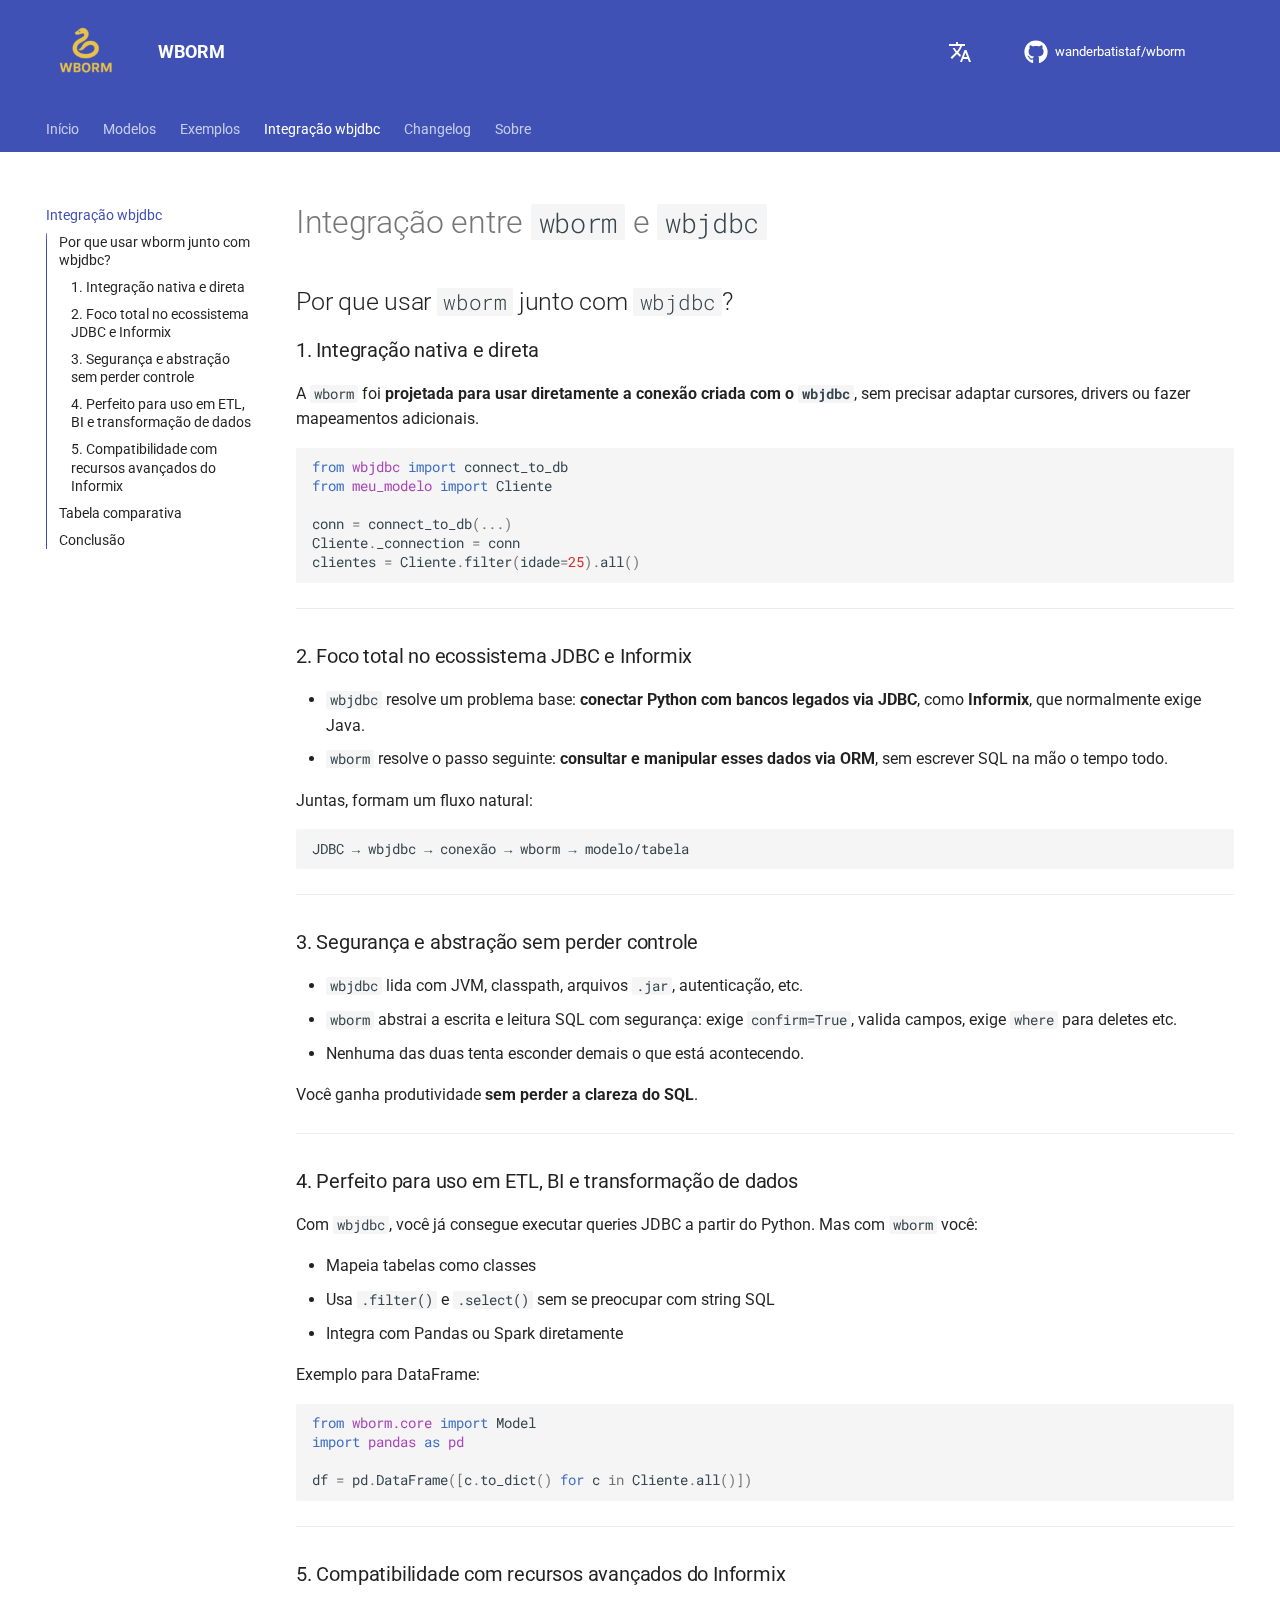
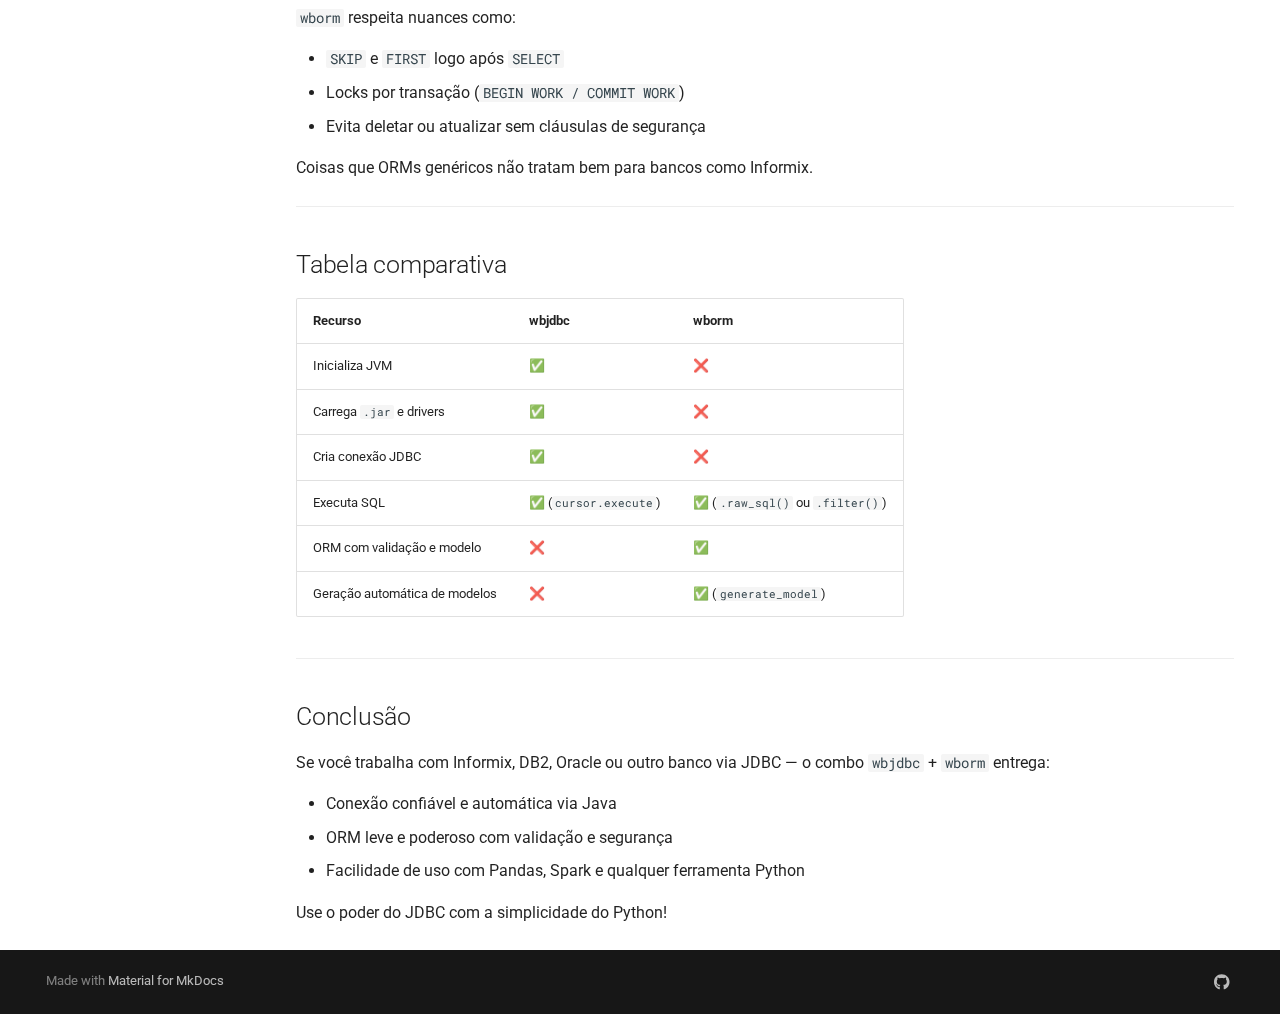
<file: integra-wbjdbc/index.html>
<!doctype html>
<html lang="pt" class="no-js">
  <head>
    
      <meta charset="utf-8">
      <meta name="viewport" content="width=device-width,initial-scale=1">
      
        <meta name="description" content="ORM leve com suporte a JDBC e Informix">
      
      
        <meta name="author" content="Wanderson Batista">
      
      
        <link rel="canonical" href="https://wanderbatistaf.github.io/wborm/integra-wbjdbc/">
      
      
        <link rel="prev" href="../exemplos/">
      
      
        <link rel="next" href="../changelog/">
      
      
      <link rel="icon" href="../images/wborm.png">
      <meta name="generator" content="mkdocs-1.6.1, mkdocs-material-9.6.11">
    
    
      
        <title>Integração wbjdbc - WBORM</title>
      
    
    
      <link rel="stylesheet" href="../assets/stylesheets/main.4af4bdda.min.css">
      
        
        <link rel="stylesheet" href="../assets/stylesheets/palette.06af60db.min.css">
      
      


    
    
      
    
    
      
        
        
        <link rel="preconnect" href="https://fonts.gstatic.com" crossorigin>
        <link rel="stylesheet" href="https://fonts.googleapis.com/css?family=Roboto:300,300i,400,400i,700,700i%7CRoboto+Mono:400,400i,700,700i&display=fallback">
        <style>:root{--md-text-font:"Roboto";--md-code-font:"Roboto Mono"}</style>
      
    
    
      <link rel="stylesheet" href="../assets/stylesheets/extra.css">
    
    <script>__md_scope=new URL("..",location),__md_hash=e=>[...e].reduce(((e,_)=>(e<<5)-e+_.charCodeAt(0)),0),__md_get=(e,_=localStorage,t=__md_scope)=>JSON.parse(_.getItem(t.pathname+"."+e)),__md_set=(e,_,t=localStorage,a=__md_scope)=>{try{t.setItem(a.pathname+"."+e,JSON.stringify(_))}catch(e){}}</script>
    
      

    
    
    
  </head>
  
  
    
    
      
    
    
    
    
    <body dir="ltr" data-md-color-scheme="default" data-md-color-primary="indigo" data-md-color-accent="indigo">
  
    
    <input class="md-toggle" data-md-toggle="drawer" type="checkbox" id="__drawer" autocomplete="off">
    <input class="md-toggle" data-md-toggle="search" type="checkbox" id="__search" autocomplete="off">
    <label class="md-overlay" for="__drawer"></label>
    <div data-md-component="skip">
      
        
        <a href="#integracao-entre-wborm-e-wbjdbc" class="md-skip">
          Ir para o conteúdo
        </a>
      
    </div>
    <div data-md-component="announce">
      
    </div>
    
    
      

<header class="md-header" data-md-component="header">
  <nav class="md-header__inner md-grid" aria-label="Cabeçalho">
    <a href=".." title="WBORM" class="md-header__button md-logo" aria-label="WBORM" data-md-component="logo">
      
  <img src="../images/wborm.png" alt="logo">

    </a>
    <label class="md-header__button md-icon" for="__drawer">
      
      <svg xmlns="http://www.w3.org/2000/svg" viewBox="0 0 24 24"><path d="M3 6h18v2H3zm0 5h18v2H3zm0 5h18v2H3z"/></svg>
    </label>
    <div class="md-header__title" data-md-component="header-title">
      <div class="md-header__ellipsis">
        <div class="md-header__topic">
          <span class="md-ellipsis">
            WBORM
          </span>
        </div>
        <div class="md-header__topic" data-md-component="header-topic">
          <span class="md-ellipsis">
            
              Integração wbjdbc
            
          </span>
        </div>
      </div>
    </div>
    
      
        <form class="md-header__option" data-md-component="palette">
  
    
    
    
    <input class="md-option" data-md-color-media="" data-md-color-scheme="default" data-md-color-primary="indigo" data-md-color-accent="indigo"  aria-hidden="true"  type="radio" name="__palette" id="__palette_0">
    
  
</form>
      
    
    
      <script>var palette=__md_get("__palette");if(palette&&palette.color){if("(prefers-color-scheme)"===palette.color.media){var media=matchMedia("(prefers-color-scheme: light)"),input=document.querySelector(media.matches?"[data-md-color-media='(prefers-color-scheme: light)']":"[data-md-color-media='(prefers-color-scheme: dark)']");palette.color.media=input.getAttribute("data-md-color-media"),palette.color.scheme=input.getAttribute("data-md-color-scheme"),palette.color.primary=input.getAttribute("data-md-color-primary"),palette.color.accent=input.getAttribute("data-md-color-accent")}for(var[key,value]of Object.entries(palette.color))document.body.setAttribute("data-md-color-"+key,value)}</script>
    
    
      <div class="md-header__option">
  <div class="md-select">
    
    <button class="md-header__button md-icon" aria-label="Selecione o idioma">
      <svg xmlns="http://www.w3.org/2000/svg" viewBox="0 0 24 24"><path d="m12.87 15.07-2.54-2.51.03-.03A17.5 17.5 0 0 0 14.07 6H17V4h-7V2H8v2H1v2h11.17C11.5 7.92 10.44 9.75 9 11.35 8.07 10.32 7.3 9.19 6.69 8h-2c.73 1.63 1.73 3.17 2.98 4.56l-5.09 5.02L4 19l5-5 3.11 3.11zM18.5 10h-2L12 22h2l1.12-3h4.75L21 22h2zm-2.62 7 1.62-4.33L19.12 17z"/></svg>
    </button>
    <div class="md-select__inner">
      <ul class="md-select__list">
        
          <li class="md-select__item">
            <a href="./" hreflang="pt" class="md-select__link">
              Português
            </a>
          </li>
        
          <li class="md-select__item">
            <a href="../en/integra-wbjdbc/" hreflang="en" class="md-select__link">
              English
            </a>
          </li>
        
      </ul>
    </div>
  </div>
</div>
    
    
    
      <div class="md-header__source">
        <a href="https://github.com/wanderbatistaf/wborm" title="Ir ao repositório" class="md-source" data-md-component="source">
  <div class="md-source__icon md-icon">
    
    <svg xmlns="http://www.w3.org/2000/svg" viewBox="0 0 496 512"><!--! Font Awesome Free 6.7.2 by @fontawesome - https://fontawesome.com License - https://fontawesome.com/license/free (Icons: CC BY 4.0, Fonts: SIL OFL 1.1, Code: MIT License) Copyright 2024 Fonticons, Inc.--><path d="M165.9 397.4c0 2-2.3 3.6-5.2 3.6-3.3.3-5.6-1.3-5.6-3.6 0-2 2.3-3.6 5.2-3.6 3-.3 5.6 1.3 5.6 3.6m-31.1-4.5c-.7 2 1.3 4.3 4.3 4.9 2.6 1 5.6 0 6.2-2s-1.3-4.3-4.3-5.2c-2.6-.7-5.5.3-6.2 2.3m44.2-1.7c-2.9.7-4.9 2.6-4.6 4.9.3 2 2.9 3.3 5.9 2.6 2.9-.7 4.9-2.6 4.6-4.6-.3-1.9-3-3.2-5.9-2.9M244.8 8C106.1 8 0 113.3 0 252c0 110.9 69.8 205.8 169.5 239.2 12.8 2.3 17.3-5.6 17.3-12.1 0-6.2-.3-40.4-.3-61.4 0 0-70 15-84.7-29.8 0 0-11.4-29.1-27.8-36.6 0 0-22.9-15.7 1.6-15.4 0 0 24.9 2 38.6 25.8 21.9 38.6 58.6 27.5 72.9 20.9 2.3-16 8.8-27.1 16-33.7-55.9-6.2-112.3-14.3-112.3-110.5 0-27.5 7.6-41.3 23.6-58.9-2.6-6.5-11.1-33.3 2.6-67.9 20.9-6.5 69 27 69 27 20-5.6 41.5-8.5 62.8-8.5s42.8 2.9 62.8 8.5c0 0 48.1-33.6 69-27 13.7 34.7 5.2 61.4 2.6 67.9 16 17.7 25.8 31.5 25.8 58.9 0 96.5-58.9 104.2-114.8 110.5 9.2 7.9 17 22.9 17 46.4 0 33.7-.3 75.4-.3 83.6 0 6.5 4.6 14.4 17.3 12.1C428.2 457.8 496 362.9 496 252 496 113.3 383.5 8 244.8 8M97.2 352.9c-1.3 1-1 3.3.7 5.2 1.6 1.6 3.9 2.3 5.2 1 1.3-1 1-3.3-.7-5.2-1.6-1.6-3.9-2.3-5.2-1m-10.8-8.1c-.7 1.3.3 2.9 2.3 3.9 1.6 1 3.6.7 4.3-.7.7-1.3-.3-2.9-2.3-3.9-2-.6-3.6-.3-4.3.7m32.4 35.6c-1.6 1.3-1 4.3 1.3 6.2 2.3 2.3 5.2 2.6 6.5 1 1.3-1.3.7-4.3-1.3-6.2-2.2-2.3-5.2-2.6-6.5-1m-11.4-14.7c-1.6 1-1.6 3.6 0 5.9s4.3 3.3 5.6 2.3c1.6-1.3 1.6-3.9 0-6.2-1.4-2.3-4-3.3-5.6-2"/></svg>
  </div>
  <div class="md-source__repository">
    wanderbatistaf/wborm
  </div>
</a>
      </div>
    
  </nav>
  
</header>
    
    <div class="md-container" data-md-component="container">
      
      
        
          
            
<nav class="md-tabs" aria-label="Abas" data-md-component="tabs">
  <div class="md-grid">
    <ul class="md-tabs__list">
      
        
  
  
  
  
    <li class="md-tabs__item">
      <a href=".." class="md-tabs__link">
        
  
  
    
  
  Início

      </a>
    </li>
  

      
        
  
  
  
  
    <li class="md-tabs__item">
      <a href="../modelos/" class="md-tabs__link">
        
  
  
    
  
  Modelos

      </a>
    </li>
  

      
        
  
  
  
  
    <li class="md-tabs__item">
      <a href="../exemplos/" class="md-tabs__link">
        
  
  
    
  
  Exemplos

      </a>
    </li>
  

      
        
  
  
  
    
  
  
    <li class="md-tabs__item md-tabs__item--active">
      <a href="./" class="md-tabs__link">
        
  
  
    
  
  Integração wbjdbc

      </a>
    </li>
  

      
        
  
  
  
  
    <li class="md-tabs__item">
      <a href="../changelog/" class="md-tabs__link">
        
  
  
    
  
  Changelog

      </a>
    </li>
  

      
        
  
  
  
  
    <li class="md-tabs__item">
      <a href="../por-que-usar/" class="md-tabs__link">
        
  
  
    
  
  Sobre

      </a>
    </li>
  

      
    </ul>
  </div>
</nav>
          
        
      
      <main class="md-main" data-md-component="main">
        <div class="md-main__inner md-grid">
          
            
              
              <div class="md-sidebar md-sidebar--primary" data-md-component="sidebar" data-md-type="navigation" >
                <div class="md-sidebar__scrollwrap">
                  <div class="md-sidebar__inner">
                    


  


  

<nav class="md-nav md-nav--primary md-nav--lifted md-nav--integrated" aria-label="Navegação" data-md-level="0">
  <label class="md-nav__title" for="__drawer">
    <a href=".." title="WBORM" class="md-nav__button md-logo" aria-label="WBORM" data-md-component="logo">
      
  <img src="../images/wborm.png" alt="logo">

    </a>
    WBORM
  </label>
  
    <div class="md-nav__source">
      <a href="https://github.com/wanderbatistaf/wborm" title="Ir ao repositório" class="md-source" data-md-component="source">
  <div class="md-source__icon md-icon">
    
    <svg xmlns="http://www.w3.org/2000/svg" viewBox="0 0 496 512"><!--! Font Awesome Free 6.7.2 by @fontawesome - https://fontawesome.com License - https://fontawesome.com/license/free (Icons: CC BY 4.0, Fonts: SIL OFL 1.1, Code: MIT License) Copyright 2024 Fonticons, Inc.--><path d="M165.9 397.4c0 2-2.3 3.6-5.2 3.6-3.3.3-5.6-1.3-5.6-3.6 0-2 2.3-3.6 5.2-3.6 3-.3 5.6 1.3 5.6 3.6m-31.1-4.5c-.7 2 1.3 4.3 4.3 4.9 2.6 1 5.6 0 6.2-2s-1.3-4.3-4.3-5.2c-2.6-.7-5.5.3-6.2 2.3m44.2-1.7c-2.9.7-4.9 2.6-4.6 4.9.3 2 2.9 3.3 5.9 2.6 2.9-.7 4.9-2.6 4.6-4.6-.3-1.9-3-3.2-5.9-2.9M244.8 8C106.1 8 0 113.3 0 252c0 110.9 69.8 205.8 169.5 239.2 12.8 2.3 17.3-5.6 17.3-12.1 0-6.2-.3-40.4-.3-61.4 0 0-70 15-84.7-29.8 0 0-11.4-29.1-27.8-36.6 0 0-22.9-15.7 1.6-15.4 0 0 24.9 2 38.6 25.8 21.9 38.6 58.6 27.5 72.9 20.9 2.3-16 8.8-27.1 16-33.7-55.9-6.2-112.3-14.3-112.3-110.5 0-27.5 7.6-41.3 23.6-58.9-2.6-6.5-11.1-33.3 2.6-67.9 20.9-6.5 69 27 69 27 20-5.6 41.5-8.5 62.8-8.5s42.8 2.9 62.8 8.5c0 0 48.1-33.6 69-27 13.7 34.7 5.2 61.4 2.6 67.9 16 17.7 25.8 31.5 25.8 58.9 0 96.5-58.9 104.2-114.8 110.5 9.2 7.9 17 22.9 17 46.4 0 33.7-.3 75.4-.3 83.6 0 6.5 4.6 14.4 17.3 12.1C428.2 457.8 496 362.9 496 252 496 113.3 383.5 8 244.8 8M97.2 352.9c-1.3 1-1 3.3.7 5.2 1.6 1.6 3.9 2.3 5.2 1 1.3-1 1-3.3-.7-5.2-1.6-1.6-3.9-2.3-5.2-1m-10.8-8.1c-.7 1.3.3 2.9 2.3 3.9 1.6 1 3.6.7 4.3-.7.7-1.3-.3-2.9-2.3-3.9-2-.6-3.6-.3-4.3.7m32.4 35.6c-1.6 1.3-1 4.3 1.3 6.2 2.3 2.3 5.2 2.6 6.5 1 1.3-1.3.7-4.3-1.3-6.2-2.2-2.3-5.2-2.6-6.5-1m-11.4-14.7c-1.6 1-1.6 3.6 0 5.9s4.3 3.3 5.6 2.3c1.6-1.3 1.6-3.9 0-6.2-1.4-2.3-4-3.3-5.6-2"/></svg>
  </div>
  <div class="md-source__repository">
    wanderbatistaf/wborm
  </div>
</a>
    </div>
  
  <ul class="md-nav__list" data-md-scrollfix>
    
      
      
  
  
  
  
    <li class="md-nav__item">
      <a href=".." class="md-nav__link">
        
  
  
  <span class="md-ellipsis">
    Início
    
  </span>
  

      </a>
    </li>
  

    
      
      
  
  
  
  
    <li class="md-nav__item">
      <a href="../modelos/" class="md-nav__link">
        
  
  
  <span class="md-ellipsis">
    Modelos
    
  </span>
  

      </a>
    </li>
  

    
      
      
  
  
  
  
    <li class="md-nav__item">
      <a href="../exemplos/" class="md-nav__link">
        
  
  
  <span class="md-ellipsis">
    Exemplos
    
  </span>
  

      </a>
    </li>
  

    
      
      
  
  
    
  
  
  
    <li class="md-nav__item md-nav__item--active">
      
      <input class="md-nav__toggle md-toggle" type="checkbox" id="__toc">
      
      
        
      
      
        <label class="md-nav__link md-nav__link--active" for="__toc">
          
  
  
  <span class="md-ellipsis">
    Integração wbjdbc
    
  </span>
  

          <span class="md-nav__icon md-icon"></span>
        </label>
      
      <a href="./" class="md-nav__link md-nav__link--active">
        
  
  
  <span class="md-ellipsis">
    Integração wbjdbc
    
  </span>
  

      </a>
      
        

<nav class="md-nav md-nav--secondary" aria-label="Índice">
  
  
  
    
  
  
    <label class="md-nav__title" for="__toc">
      <span class="md-nav__icon md-icon"></span>
      Índice
    </label>
    <ul class="md-nav__list" data-md-component="toc" data-md-scrollfix>
      
        <li class="md-nav__item">
  <a href="#por-que-usar-wborm-junto-com-wbjdbc" class="md-nav__link">
    <span class="md-ellipsis">
      Por que usar wborm junto com wbjdbc?
    </span>
  </a>
  
    <nav class="md-nav" aria-label="Por que usar wborm junto com wbjdbc?">
      <ul class="md-nav__list">
        
          <li class="md-nav__item">
  <a href="#1-integracao-nativa-e-direta" class="md-nav__link">
    <span class="md-ellipsis">
      1. Integração nativa e direta
    </span>
  </a>
  
</li>
        
          <li class="md-nav__item">
  <a href="#2-foco-total-no-ecossistema-jdbc-e-informix" class="md-nav__link">
    <span class="md-ellipsis">
      2. Foco total no ecossistema JDBC e Informix
    </span>
  </a>
  
</li>
        
          <li class="md-nav__item">
  <a href="#3-seguranca-e-abstracao-sem-perder-controle" class="md-nav__link">
    <span class="md-ellipsis">
      3. Segurança e abstração sem perder controle
    </span>
  </a>
  
</li>
        
          <li class="md-nav__item">
  <a href="#4-perfeito-para-uso-em-etl-bi-e-transformacao-de-dados" class="md-nav__link">
    <span class="md-ellipsis">
      4. Perfeito para uso em ETL, BI e transformação de dados
    </span>
  </a>
  
</li>
        
          <li class="md-nav__item">
  <a href="#5-compatibilidade-com-recursos-avancados-do-informix" class="md-nav__link">
    <span class="md-ellipsis">
      5. Compatibilidade com recursos avançados do Informix
    </span>
  </a>
  
</li>
        
      </ul>
    </nav>
  
</li>
      
        <li class="md-nav__item">
  <a href="#tabela-comparativa" class="md-nav__link">
    <span class="md-ellipsis">
      Tabela comparativa
    </span>
  </a>
  
</li>
      
        <li class="md-nav__item">
  <a href="#conclusao" class="md-nav__link">
    <span class="md-ellipsis">
      Conclusão
    </span>
  </a>
  
</li>
      
    </ul>
  
</nav>
      
    </li>
  

    
      
      
  
  
  
  
    <li class="md-nav__item">
      <a href="../changelog/" class="md-nav__link">
        
  
  
  <span class="md-ellipsis">
    Changelog
    
  </span>
  

      </a>
    </li>
  

    
      
      
  
  
  
  
    <li class="md-nav__item">
      <a href="../por-que-usar/" class="md-nav__link">
        
  
  
  <span class="md-ellipsis">
    Sobre
    
  </span>
  

      </a>
    </li>
  

    
  </ul>
</nav>
                  </div>
                </div>
              </div>
            
            
          
          
            <div class="md-content" data-md-component="content">
              <article class="md-content__inner md-typeset">
                
                  


  
  


<h1 id="integracao-entre-wborm-e-wbjdbc">Integração entre <code>wborm</code> e <code>wbjdbc</code><a class="headerlink" href="#integracao-entre-wborm-e-wbjdbc" title="Permanent link">&para;</a></h1>
<h2 id="por-que-usar-wborm-junto-com-wbjdbc">Por que usar <code>wborm</code> junto com <code>wbjdbc</code>?<a class="headerlink" href="#por-que-usar-wborm-junto-com-wbjdbc" title="Permanent link">&para;</a></h2>
<h3 id="1-integracao-nativa-e-direta">1. Integração nativa e direta<a class="headerlink" href="#1-integracao-nativa-e-direta" title="Permanent link">&para;</a></h3>
<p>A <code>wborm</code> foi <strong>projetada para usar diretamente a conexão criada com o <code>wbjdbc</code></strong>, sem precisar adaptar cursores, drivers ou fazer mapeamentos adicionais.</p>
<div class="highlight"><pre><span></span><code><span class="kn">from</span><span class="w"> </span><span class="nn">wbjdbc</span><span class="w"> </span><span class="kn">import</span> <span class="n">connect_to_db</span>
<span class="kn">from</span><span class="w"> </span><span class="nn">meu_modelo</span><span class="w"> </span><span class="kn">import</span> <span class="n">Cliente</span>

<span class="n">conn</span> <span class="o">=</span> <span class="n">connect_to_db</span><span class="p">(</span><span class="o">...</span><span class="p">)</span>
<span class="n">Cliente</span><span class="o">.</span><span class="n">_connection</span> <span class="o">=</span> <span class="n">conn</span>
<span class="n">clientes</span> <span class="o">=</span> <span class="n">Cliente</span><span class="o">.</span><span class="n">filter</span><span class="p">(</span><span class="n">idade</span><span class="o">=</span><span class="mi">25</span><span class="p">)</span><span class="o">.</span><span class="n">all</span><span class="p">()</span>
</code></pre></div>
<hr />
<h3 id="2-foco-total-no-ecossistema-jdbc-e-informix">2. Foco total no ecossistema JDBC e Informix<a class="headerlink" href="#2-foco-total-no-ecossistema-jdbc-e-informix" title="Permanent link">&para;</a></h3>
<ul>
<li><code>wbjdbc</code> resolve um problema base: <strong>conectar Python com bancos legados via JDBC</strong>, como <strong>Informix</strong>, que normalmente exige Java.</li>
<li><code>wborm</code> resolve o passo seguinte: <strong>consultar e manipular esses dados via ORM</strong>, sem escrever SQL na mão o tempo todo.</li>
</ul>
<p>Juntas, formam um fluxo natural:
<div class="highlight"><pre><span></span><code>JDBC → wbjdbc → conexão → wborm → modelo/tabela
</code></pre></div></p>
<hr />
<h3 id="3-seguranca-e-abstracao-sem-perder-controle">3. Segurança e abstração sem perder controle<a class="headerlink" href="#3-seguranca-e-abstracao-sem-perder-controle" title="Permanent link">&para;</a></h3>
<ul>
<li><code>wbjdbc</code> lida com JVM, classpath, arquivos <code>.jar</code>, autenticação, etc.</li>
<li><code>wborm</code> abstrai a escrita e leitura SQL com segurança: exige <code>confirm=True</code>, valida campos, exige <code>where</code> para deletes etc.</li>
<li>Nenhuma das duas tenta esconder demais o que está acontecendo.</li>
</ul>
<p>Você ganha produtividade <strong>sem perder a clareza do SQL</strong>.</p>
<hr />
<h3 id="4-perfeito-para-uso-em-etl-bi-e-transformacao-de-dados">4. Perfeito para uso em ETL, BI e transformação de dados<a class="headerlink" href="#4-perfeito-para-uso-em-etl-bi-e-transformacao-de-dados" title="Permanent link">&para;</a></h3>
<p>Com <code>wbjdbc</code>, você já consegue executar queries JDBC a partir do Python. Mas com <code>wborm</code> você:</p>
<ul>
<li>Mapeia tabelas como classes</li>
<li>Usa <code>.filter()</code> e <code>.select()</code> sem se preocupar com string SQL</li>
<li>Integra com Pandas ou Spark diretamente</li>
</ul>
<p>Exemplo para DataFrame:</p>
<div class="highlight"><pre><span></span><code><span class="kn">from</span><span class="w"> </span><span class="nn">wborm.core</span><span class="w"> </span><span class="kn">import</span> <span class="n">Model</span>
<span class="kn">import</span><span class="w"> </span><span class="nn">pandas</span><span class="w"> </span><span class="k">as</span><span class="w"> </span><span class="nn">pd</span>

<span class="n">df</span> <span class="o">=</span> <span class="n">pd</span><span class="o">.</span><span class="n">DataFrame</span><span class="p">([</span><span class="n">c</span><span class="o">.</span><span class="n">to_dict</span><span class="p">()</span> <span class="k">for</span> <span class="n">c</span> <span class="ow">in</span> <span class="n">Cliente</span><span class="o">.</span><span class="n">all</span><span class="p">()])</span>
</code></pre></div>
<hr />
<h3 id="5-compatibilidade-com-recursos-avancados-do-informix">5. Compatibilidade com recursos avançados do Informix<a class="headerlink" href="#5-compatibilidade-com-recursos-avancados-do-informix" title="Permanent link">&para;</a></h3>
<p><code>wborm</code> respeita nuances como:</p>
<ul>
<li><code>SKIP</code> e <code>FIRST</code> logo após <code>SELECT</code></li>
<li>Locks por transação (<code>BEGIN WORK / COMMIT WORK</code>)</li>
<li>Evita deletar ou atualizar sem cláusulas de segurança</li>
</ul>
<p>Coisas que ORMs genéricos não tratam bem para bancos como Informix.</p>
<hr />
<h2 id="tabela-comparativa">Tabela comparativa<a class="headerlink" href="#tabela-comparativa" title="Permanent link">&para;</a></h2>
<table>
<thead>
<tr>
<th>Recurso</th>
<th>wbjdbc</th>
<th>wborm</th>
</tr>
</thead>
<tbody>
<tr>
<td>Inicializa JVM</td>
<td>✅</td>
<td>❌</td>
</tr>
<tr>
<td>Carrega <code>.jar</code> e drivers</td>
<td>✅</td>
<td>❌</td>
</tr>
<tr>
<td>Cria conexão JDBC</td>
<td>✅</td>
<td>❌</td>
</tr>
<tr>
<td>Executa SQL</td>
<td>✅ (<code>cursor.execute</code>)</td>
<td>✅ (<code>.raw_sql()</code> ou <code>.filter()</code>)</td>
</tr>
<tr>
<td>ORM com validação e modelo</td>
<td>❌</td>
<td>✅</td>
</tr>
<tr>
<td>Geração automática de modelos</td>
<td>❌</td>
<td>✅ (<code>generate_model</code>)</td>
</tr>
</tbody>
</table>
<hr />
<h2 id="conclusao">Conclusão<a class="headerlink" href="#conclusao" title="Permanent link">&para;</a></h2>
<p>Se você trabalha com Informix, DB2, Oracle ou outro banco via JDBC — o combo <code>wbjdbc</code> + <code>wborm</code> entrega:</p>
<ul>
<li>Conexão confiável e automática via Java</li>
<li>ORM leve e poderoso com validação e segurança</li>
<li>Facilidade de uso com Pandas, Spark e qualquer ferramenta Python</li>
</ul>
<p>Use o poder do JDBC com a simplicidade do Python!</p>












                
              </article>
            </div>
          
          
<script>var target=document.getElementById(location.hash.slice(1));target&&target.name&&(target.checked=target.name.startsWith("__tabbed_"))</script>
        </div>
        
      </main>
      
        <footer class="md-footer">
  
  <div class="md-footer-meta md-typeset">
    <div class="md-footer-meta__inner md-grid">
      <div class="md-copyright">
  
  
    Made with
    <a href="https://squidfunk.github.io/mkdocs-material/" target="_blank" rel="noopener">
      Material for MkDocs
    </a>
  
</div>
      
        <div class="md-social">
  
    
    
    
    
      
      
    
    <a href="https://github.com/wanderbatistaf" target="_blank" rel="noopener" title="github.com" class="md-social__link">
      <svg xmlns="http://www.w3.org/2000/svg" viewBox="0 0 496 512"><!--! Font Awesome Free 6.7.2 by @fontawesome - https://fontawesome.com License - https://fontawesome.com/license/free (Icons: CC BY 4.0, Fonts: SIL OFL 1.1, Code: MIT License) Copyright 2024 Fonticons, Inc.--><path d="M165.9 397.4c0 2-2.3 3.6-5.2 3.6-3.3.3-5.6-1.3-5.6-3.6 0-2 2.3-3.6 5.2-3.6 3-.3 5.6 1.3 5.6 3.6m-31.1-4.5c-.7 2 1.3 4.3 4.3 4.9 2.6 1 5.6 0 6.2-2s-1.3-4.3-4.3-5.2c-2.6-.7-5.5.3-6.2 2.3m44.2-1.7c-2.9.7-4.9 2.6-4.6 4.9.3 2 2.9 3.3 5.9 2.6 2.9-.7 4.9-2.6 4.6-4.6-.3-1.9-3-3.2-5.9-2.9M244.8 8C106.1 8 0 113.3 0 252c0 110.9 69.8 205.8 169.5 239.2 12.8 2.3 17.3-5.6 17.3-12.1 0-6.2-.3-40.4-.3-61.4 0 0-70 15-84.7-29.8 0 0-11.4-29.1-27.8-36.6 0 0-22.9-15.7 1.6-15.4 0 0 24.9 2 38.6 25.8 21.9 38.6 58.6 27.5 72.9 20.9 2.3-16 8.8-27.1 16-33.7-55.9-6.2-112.3-14.3-112.3-110.5 0-27.5 7.6-41.3 23.6-58.9-2.6-6.5-11.1-33.3 2.6-67.9 20.9-6.5 69 27 69 27 20-5.6 41.5-8.5 62.8-8.5s42.8 2.9 62.8 8.5c0 0 48.1-33.6 69-27 13.7 34.7 5.2 61.4 2.6 67.9 16 17.7 25.8 31.5 25.8 58.9 0 96.5-58.9 104.2-114.8 110.5 9.2 7.9 17 22.9 17 46.4 0 33.7-.3 75.4-.3 83.6 0 6.5 4.6 14.4 17.3 12.1C428.2 457.8 496 362.9 496 252 496 113.3 383.5 8 244.8 8M97.2 352.9c-1.3 1-1 3.3.7 5.2 1.6 1.6 3.9 2.3 5.2 1 1.3-1 1-3.3-.7-5.2-1.6-1.6-3.9-2.3-5.2-1m-10.8-8.1c-.7 1.3.3 2.9 2.3 3.9 1.6 1 3.6.7 4.3-.7.7-1.3-.3-2.9-2.3-3.9-2-.6-3.6-.3-4.3.7m32.4 35.6c-1.6 1.3-1 4.3 1.3 6.2 2.3 2.3 5.2 2.6 6.5 1 1.3-1.3.7-4.3-1.3-6.2-2.2-2.3-5.2-2.6-6.5-1m-11.4-14.7c-1.6 1-1.6 3.6 0 5.9s4.3 3.3 5.6 2.3c1.6-1.3 1.6-3.9 0-6.2-1.4-2.3-4-3.3-5.6-2"/></svg>
    </a>
  
</div>
      
    </div>
  </div>
</footer>
      
    </div>
    <div class="md-dialog" data-md-component="dialog">
      <div class="md-dialog__inner md-typeset"></div>
    </div>
    
    
    
      
      <script id="__config" type="application/json">{"base": "..", "features": ["navigation.tabs", "navigation.sections", "navigation.indexes", "toc.integrate", "content.code.annotate", "search.suggest", "search.highlight"], "search": "../assets/javascripts/workers/search.f8cc74c7.min.js", "tags": null, "translations": {"clipboard.copied": "Copiado para \u00e1rea de transfer\u00eancia", "clipboard.copy": "Copiar para \u00e1rea de transfer\u00eancia", "search.result.more.one": "Mais 1 nesta p\u00e1gina", "search.result.more.other": "Mais # nesta p\u00e1gina", "search.result.none": "Nenhum resultado encontrado", "search.result.one": "1 resultado encontrado", "search.result.other": "# resultados encontrados", "search.result.placeholder": "Digite para iniciar a busca", "search.result.term.missing": "Ausente", "select.version": "Selecione a vers\u00e3o"}, "version": null}</script>
    
    
      <script src="../assets/javascripts/bundle.c8b220af.min.js"></script>
      
    
  </body>
</html>
</file>
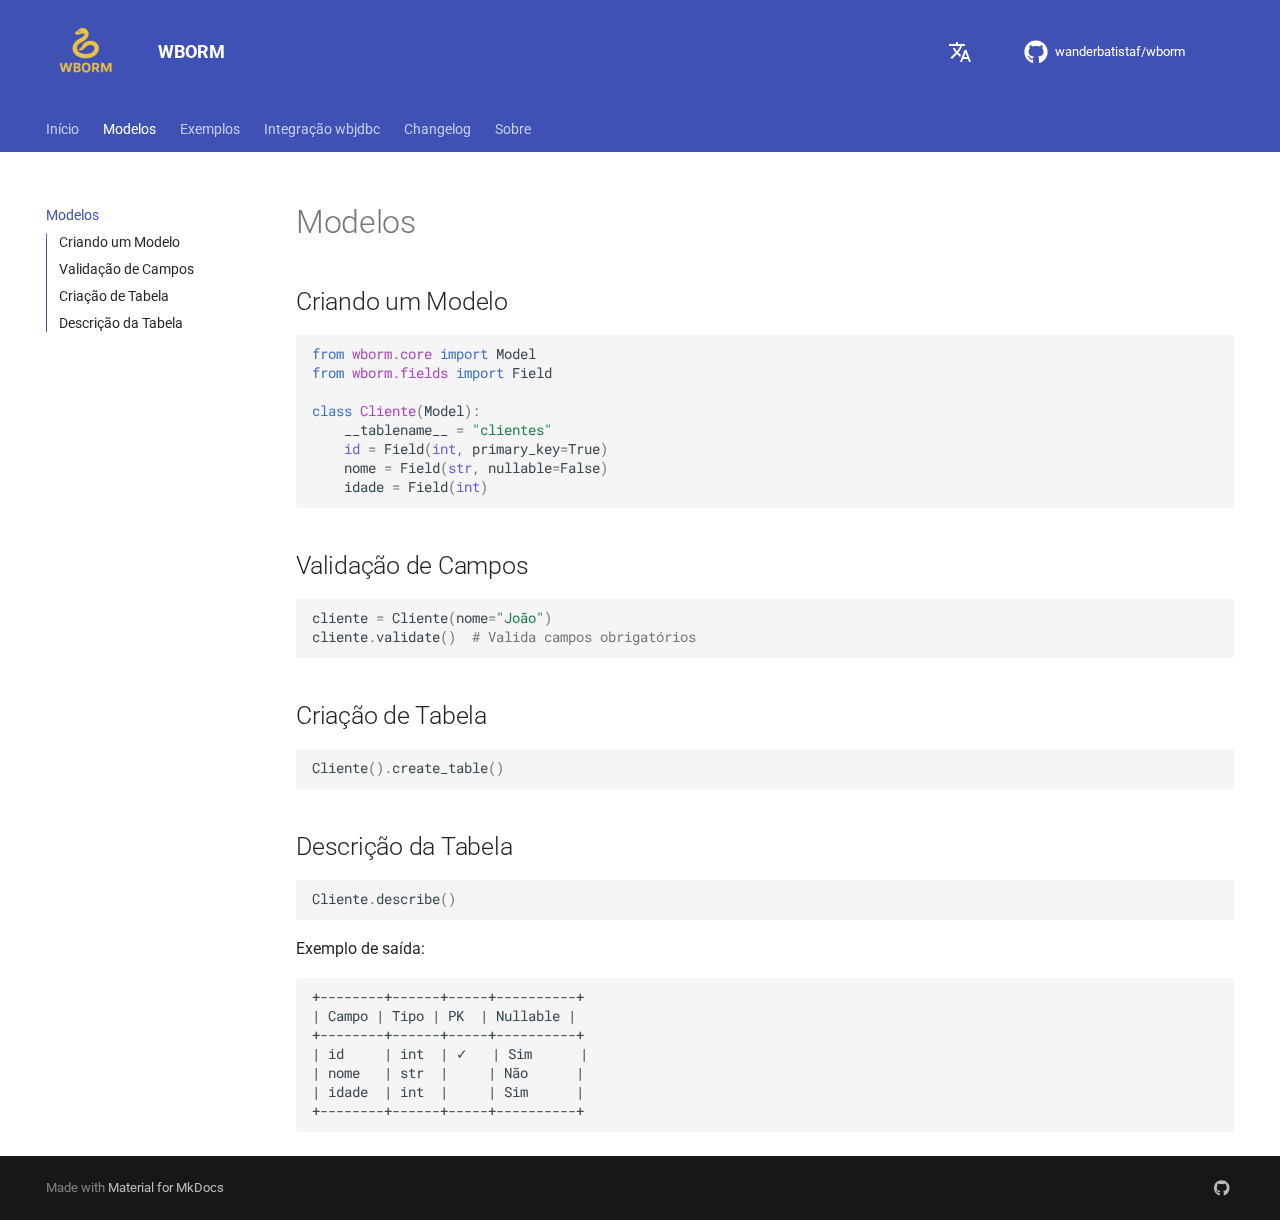
<file: modelos/index.html>
<!doctype html>
<html lang="pt" class="no-js">
  <head>
    
      <meta charset="utf-8">
      <meta name="viewport" content="width=device-width,initial-scale=1">
      
        <meta name="description" content="ORM leve com suporte a JDBC e Informix">
      
      
        <meta name="author" content="Wanderson Batista">
      
      
        <link rel="canonical" href="https://wanderbatistaf.github.io/wborm/modelos/">
      
      
        <link rel="prev" href="..">
      
      
        <link rel="next" href="../exemplos/">
      
      
      <link rel="icon" href="../images/wborm.png">
      <meta name="generator" content="mkdocs-1.6.1, mkdocs-material-9.6.11">
    
    
      
        <title>Modelos - WBORM</title>
      
    
    
      <link rel="stylesheet" href="../assets/stylesheets/main.4af4bdda.min.css">
      
        
        <link rel="stylesheet" href="../assets/stylesheets/palette.06af60db.min.css">
      
      


    
    
      
    
    
      
        
        
        <link rel="preconnect" href="https://fonts.gstatic.com" crossorigin>
        <link rel="stylesheet" href="https://fonts.googleapis.com/css?family=Roboto:300,300i,400,400i,700,700i%7CRoboto+Mono:400,400i,700,700i&display=fallback">
        <style>:root{--md-text-font:"Roboto";--md-code-font:"Roboto Mono"}</style>
      
    
    
      <link rel="stylesheet" href="../assets/stylesheets/extra.css">
    
    <script>__md_scope=new URL("..",location),__md_hash=e=>[...e].reduce(((e,_)=>(e<<5)-e+_.charCodeAt(0)),0),__md_get=(e,_=localStorage,t=__md_scope)=>JSON.parse(_.getItem(t.pathname+"."+e)),__md_set=(e,_,t=localStorage,a=__md_scope)=>{try{t.setItem(a.pathname+"."+e,JSON.stringify(_))}catch(e){}}</script>
    
      

    
    
    
  </head>
  
  
    
    
      
    
    
    
    
    <body dir="ltr" data-md-color-scheme="default" data-md-color-primary="indigo" data-md-color-accent="indigo">
  
    
    <input class="md-toggle" data-md-toggle="drawer" type="checkbox" id="__drawer" autocomplete="off">
    <input class="md-toggle" data-md-toggle="search" type="checkbox" id="__search" autocomplete="off">
    <label class="md-overlay" for="__drawer"></label>
    <div data-md-component="skip">
      
        
        <a href="#modelos" class="md-skip">
          Ir para o conteúdo
        </a>
      
    </div>
    <div data-md-component="announce">
      
    </div>
    
    
      

<header class="md-header" data-md-component="header">
  <nav class="md-header__inner md-grid" aria-label="Cabeçalho">
    <a href=".." title="WBORM" class="md-header__button md-logo" aria-label="WBORM" data-md-component="logo">
      
  <img src="../images/wborm.png" alt="logo">

    </a>
    <label class="md-header__button md-icon" for="__drawer">
      
      <svg xmlns="http://www.w3.org/2000/svg" viewBox="0 0 24 24"><path d="M3 6h18v2H3zm0 5h18v2H3zm0 5h18v2H3z"/></svg>
    </label>
    <div class="md-header__title" data-md-component="header-title">
      <div class="md-header__ellipsis">
        <div class="md-header__topic">
          <span class="md-ellipsis">
            WBORM
          </span>
        </div>
        <div class="md-header__topic" data-md-component="header-topic">
          <span class="md-ellipsis">
            
              Modelos
            
          </span>
        </div>
      </div>
    </div>
    
      
        <form class="md-header__option" data-md-component="palette">
  
    
    
    
    <input class="md-option" data-md-color-media="" data-md-color-scheme="default" data-md-color-primary="indigo" data-md-color-accent="indigo"  aria-hidden="true"  type="radio" name="__palette" id="__palette_0">
    
  
</form>
      
    
    
      <script>var palette=__md_get("__palette");if(palette&&palette.color){if("(prefers-color-scheme)"===palette.color.media){var media=matchMedia("(prefers-color-scheme: light)"),input=document.querySelector(media.matches?"[data-md-color-media='(prefers-color-scheme: light)']":"[data-md-color-media='(prefers-color-scheme: dark)']");palette.color.media=input.getAttribute("data-md-color-media"),palette.color.scheme=input.getAttribute("data-md-color-scheme"),palette.color.primary=input.getAttribute("data-md-color-primary"),palette.color.accent=input.getAttribute("data-md-color-accent")}for(var[key,value]of Object.entries(palette.color))document.body.setAttribute("data-md-color-"+key,value)}</script>
    
    
      <div class="md-header__option">
  <div class="md-select">
    
    <button class="md-header__button md-icon" aria-label="Selecione o idioma">
      <svg xmlns="http://www.w3.org/2000/svg" viewBox="0 0 24 24"><path d="m12.87 15.07-2.54-2.51.03-.03A17.5 17.5 0 0 0 14.07 6H17V4h-7V2H8v2H1v2h11.17C11.5 7.92 10.44 9.75 9 11.35 8.07 10.32 7.3 9.19 6.69 8h-2c.73 1.63 1.73 3.17 2.98 4.56l-5.09 5.02L4 19l5-5 3.11 3.11zM18.5 10h-2L12 22h2l1.12-3h4.75L21 22h2zm-2.62 7 1.62-4.33L19.12 17z"/></svg>
    </button>
    <div class="md-select__inner">
      <ul class="md-select__list">
        
          <li class="md-select__item">
            <a href="./" hreflang="pt" class="md-select__link">
              Português
            </a>
          </li>
        
          <li class="md-select__item">
            <a href="../en/modelos/" hreflang="en" class="md-select__link">
              English
            </a>
          </li>
        
      </ul>
    </div>
  </div>
</div>
    
    
    
      <div class="md-header__source">
        <a href="https://github.com/wanderbatistaf/wborm" title="Ir ao repositório" class="md-source" data-md-component="source">
  <div class="md-source__icon md-icon">
    
    <svg xmlns="http://www.w3.org/2000/svg" viewBox="0 0 496 512"><!--! Font Awesome Free 6.7.2 by @fontawesome - https://fontawesome.com License - https://fontawesome.com/license/free (Icons: CC BY 4.0, Fonts: SIL OFL 1.1, Code: MIT License) Copyright 2024 Fonticons, Inc.--><path d="M165.9 397.4c0 2-2.3 3.6-5.2 3.6-3.3.3-5.6-1.3-5.6-3.6 0-2 2.3-3.6 5.2-3.6 3-.3 5.6 1.3 5.6 3.6m-31.1-4.5c-.7 2 1.3 4.3 4.3 4.9 2.6 1 5.6 0 6.2-2s-1.3-4.3-4.3-5.2c-2.6-.7-5.5.3-6.2 2.3m44.2-1.7c-2.9.7-4.9 2.6-4.6 4.9.3 2 2.9 3.3 5.9 2.6 2.9-.7 4.9-2.6 4.6-4.6-.3-1.9-3-3.2-5.9-2.9M244.8 8C106.1 8 0 113.3 0 252c0 110.9 69.8 205.8 169.5 239.2 12.8 2.3 17.3-5.6 17.3-12.1 0-6.2-.3-40.4-.3-61.4 0 0-70 15-84.7-29.8 0 0-11.4-29.1-27.8-36.6 0 0-22.9-15.7 1.6-15.4 0 0 24.9 2 38.6 25.8 21.9 38.6 58.6 27.5 72.9 20.9 2.3-16 8.8-27.1 16-33.7-55.9-6.2-112.3-14.3-112.3-110.5 0-27.5 7.6-41.3 23.6-58.9-2.6-6.5-11.1-33.3 2.6-67.9 20.9-6.5 69 27 69 27 20-5.6 41.5-8.5 62.8-8.5s42.8 2.9 62.8 8.5c0 0 48.1-33.6 69-27 13.7 34.7 5.2 61.4 2.6 67.9 16 17.7 25.8 31.5 25.8 58.9 0 96.5-58.9 104.2-114.8 110.5 9.2 7.9 17 22.9 17 46.4 0 33.7-.3 75.4-.3 83.6 0 6.5 4.6 14.4 17.3 12.1C428.2 457.8 496 362.9 496 252 496 113.3 383.5 8 244.8 8M97.2 352.9c-1.3 1-1 3.3.7 5.2 1.6 1.6 3.9 2.3 5.2 1 1.3-1 1-3.3-.7-5.2-1.6-1.6-3.9-2.3-5.2-1m-10.8-8.1c-.7 1.3.3 2.9 2.3 3.9 1.6 1 3.6.7 4.3-.7.7-1.3-.3-2.9-2.3-3.9-2-.6-3.6-.3-4.3.7m32.4 35.6c-1.6 1.3-1 4.3 1.3 6.2 2.3 2.3 5.2 2.6 6.5 1 1.3-1.3.7-4.3-1.3-6.2-2.2-2.3-5.2-2.6-6.5-1m-11.4-14.7c-1.6 1-1.6 3.6 0 5.9s4.3 3.3 5.6 2.3c1.6-1.3 1.6-3.9 0-6.2-1.4-2.3-4-3.3-5.6-2"/></svg>
  </div>
  <div class="md-source__repository">
    wanderbatistaf/wborm
  </div>
</a>
      </div>
    
  </nav>
  
</header>
    
    <div class="md-container" data-md-component="container">
      
      
        
          
            
<nav class="md-tabs" aria-label="Abas" data-md-component="tabs">
  <div class="md-grid">
    <ul class="md-tabs__list">
      
        
  
  
  
  
    <li class="md-tabs__item">
      <a href=".." class="md-tabs__link">
        
  
  
    
  
  Início

      </a>
    </li>
  

      
        
  
  
  
    
  
  
    <li class="md-tabs__item md-tabs__item--active">
      <a href="./" class="md-tabs__link">
        
  
  
    
  
  Modelos

      </a>
    </li>
  

      
        
  
  
  
  
    <li class="md-tabs__item">
      <a href="../exemplos/" class="md-tabs__link">
        
  
  
    
  
  Exemplos

      </a>
    </li>
  

      
        
  
  
  
  
    <li class="md-tabs__item">
      <a href="../integra-wbjdbc/" class="md-tabs__link">
        
  
  
    
  
  Integração wbjdbc

      </a>
    </li>
  

      
        
  
  
  
  
    <li class="md-tabs__item">
      <a href="../changelog/" class="md-tabs__link">
        
  
  
    
  
  Changelog

      </a>
    </li>
  

      
        
  
  
  
  
    <li class="md-tabs__item">
      <a href="../por-que-usar/" class="md-tabs__link">
        
  
  
    
  
  Sobre

      </a>
    </li>
  

      
    </ul>
  </div>
</nav>
          
        
      
      <main class="md-main" data-md-component="main">
        <div class="md-main__inner md-grid">
          
            
              
              <div class="md-sidebar md-sidebar--primary" data-md-component="sidebar" data-md-type="navigation" >
                <div class="md-sidebar__scrollwrap">
                  <div class="md-sidebar__inner">
                    


  


  

<nav class="md-nav md-nav--primary md-nav--lifted md-nav--integrated" aria-label="Navegação" data-md-level="0">
  <label class="md-nav__title" for="__drawer">
    <a href=".." title="WBORM" class="md-nav__button md-logo" aria-label="WBORM" data-md-component="logo">
      
  <img src="../images/wborm.png" alt="logo">

    </a>
    WBORM
  </label>
  
    <div class="md-nav__source">
      <a href="https://github.com/wanderbatistaf/wborm" title="Ir ao repositório" class="md-source" data-md-component="source">
  <div class="md-source__icon md-icon">
    
    <svg xmlns="http://www.w3.org/2000/svg" viewBox="0 0 496 512"><!--! Font Awesome Free 6.7.2 by @fontawesome - https://fontawesome.com License - https://fontawesome.com/license/free (Icons: CC BY 4.0, Fonts: SIL OFL 1.1, Code: MIT License) Copyright 2024 Fonticons, Inc.--><path d="M165.9 397.4c0 2-2.3 3.6-5.2 3.6-3.3.3-5.6-1.3-5.6-3.6 0-2 2.3-3.6 5.2-3.6 3-.3 5.6 1.3 5.6 3.6m-31.1-4.5c-.7 2 1.3 4.3 4.3 4.9 2.6 1 5.6 0 6.2-2s-1.3-4.3-4.3-5.2c-2.6-.7-5.5.3-6.2 2.3m44.2-1.7c-2.9.7-4.9 2.6-4.6 4.9.3 2 2.9 3.3 5.9 2.6 2.9-.7 4.9-2.6 4.6-4.6-.3-1.9-3-3.2-5.9-2.9M244.8 8C106.1 8 0 113.3 0 252c0 110.9 69.8 205.8 169.5 239.2 12.8 2.3 17.3-5.6 17.3-12.1 0-6.2-.3-40.4-.3-61.4 0 0-70 15-84.7-29.8 0 0-11.4-29.1-27.8-36.6 0 0-22.9-15.7 1.6-15.4 0 0 24.9 2 38.6 25.8 21.9 38.6 58.6 27.5 72.9 20.9 2.3-16 8.8-27.1 16-33.7-55.9-6.2-112.3-14.3-112.3-110.5 0-27.5 7.6-41.3 23.6-58.9-2.6-6.5-11.1-33.3 2.6-67.9 20.9-6.5 69 27 69 27 20-5.6 41.5-8.5 62.8-8.5s42.8 2.9 62.8 8.5c0 0 48.1-33.6 69-27 13.7 34.7 5.2 61.4 2.6 67.9 16 17.7 25.8 31.5 25.8 58.9 0 96.5-58.9 104.2-114.8 110.5 9.2 7.9 17 22.9 17 46.4 0 33.7-.3 75.4-.3 83.6 0 6.5 4.6 14.4 17.3 12.1C428.2 457.8 496 362.9 496 252 496 113.3 383.5 8 244.8 8M97.2 352.9c-1.3 1-1 3.3.7 5.2 1.6 1.6 3.9 2.3 5.2 1 1.3-1 1-3.3-.7-5.2-1.6-1.6-3.9-2.3-5.2-1m-10.8-8.1c-.7 1.3.3 2.9 2.3 3.9 1.6 1 3.6.7 4.3-.7.7-1.3-.3-2.9-2.3-3.9-2-.6-3.6-.3-4.3.7m32.4 35.6c-1.6 1.3-1 4.3 1.3 6.2 2.3 2.3 5.2 2.6 6.5 1 1.3-1.3.7-4.3-1.3-6.2-2.2-2.3-5.2-2.6-6.5-1m-11.4-14.7c-1.6 1-1.6 3.6 0 5.9s4.3 3.3 5.6 2.3c1.6-1.3 1.6-3.9 0-6.2-1.4-2.3-4-3.3-5.6-2"/></svg>
  </div>
  <div class="md-source__repository">
    wanderbatistaf/wborm
  </div>
</a>
    </div>
  
  <ul class="md-nav__list" data-md-scrollfix>
    
      
      
  
  
  
  
    <li class="md-nav__item">
      <a href=".." class="md-nav__link">
        
  
  
  <span class="md-ellipsis">
    Início
    
  </span>
  

      </a>
    </li>
  

    
      
      
  
  
    
  
  
  
    <li class="md-nav__item md-nav__item--active">
      
      <input class="md-nav__toggle md-toggle" type="checkbox" id="__toc">
      
      
        
      
      
        <label class="md-nav__link md-nav__link--active" for="__toc">
          
  
  
  <span class="md-ellipsis">
    Modelos
    
  </span>
  

          <span class="md-nav__icon md-icon"></span>
        </label>
      
      <a href="./" class="md-nav__link md-nav__link--active">
        
  
  
  <span class="md-ellipsis">
    Modelos
    
  </span>
  

      </a>
      
        

<nav class="md-nav md-nav--secondary" aria-label="Índice">
  
  
  
    
  
  
    <label class="md-nav__title" for="__toc">
      <span class="md-nav__icon md-icon"></span>
      Índice
    </label>
    <ul class="md-nav__list" data-md-component="toc" data-md-scrollfix>
      
        <li class="md-nav__item">
  <a href="#criando-um-modelo" class="md-nav__link">
    <span class="md-ellipsis">
      Criando um Modelo
    </span>
  </a>
  
</li>
      
        <li class="md-nav__item">
  <a href="#validacao-de-campos" class="md-nav__link">
    <span class="md-ellipsis">
      Validação de Campos
    </span>
  </a>
  
</li>
      
        <li class="md-nav__item">
  <a href="#criacao-de-tabela" class="md-nav__link">
    <span class="md-ellipsis">
      Criação de Tabela
    </span>
  </a>
  
</li>
      
        <li class="md-nav__item">
  <a href="#descricao-da-tabela" class="md-nav__link">
    <span class="md-ellipsis">
      Descrição da Tabela
    </span>
  </a>
  
</li>
      
    </ul>
  
</nav>
      
    </li>
  

    
      
      
  
  
  
  
    <li class="md-nav__item">
      <a href="../exemplos/" class="md-nav__link">
        
  
  
  <span class="md-ellipsis">
    Exemplos
    
  </span>
  

      </a>
    </li>
  

    
      
      
  
  
  
  
    <li class="md-nav__item">
      <a href="../integra-wbjdbc/" class="md-nav__link">
        
  
  
  <span class="md-ellipsis">
    Integração wbjdbc
    
  </span>
  

      </a>
    </li>
  

    
      
      
  
  
  
  
    <li class="md-nav__item">
      <a href="../changelog/" class="md-nav__link">
        
  
  
  <span class="md-ellipsis">
    Changelog
    
  </span>
  

      </a>
    </li>
  

    
      
      
  
  
  
  
    <li class="md-nav__item">
      <a href="../por-que-usar/" class="md-nav__link">
        
  
  
  <span class="md-ellipsis">
    Sobre
    
  </span>
  

      </a>
    </li>
  

    
  </ul>
</nav>
                  </div>
                </div>
              </div>
            
            
          
          
            <div class="md-content" data-md-component="content">
              <article class="md-content__inner md-typeset">
                
                  


  
  


<h1 id="modelos">Modelos<a class="headerlink" href="#modelos" title="Permanent link">&para;</a></h1>
<h2 id="criando-um-modelo">Criando um Modelo<a class="headerlink" href="#criando-um-modelo" title="Permanent link">&para;</a></h2>
<div class="highlight"><pre><span></span><code><span class="kn">from</span><span class="w"> </span><span class="nn">wborm.core</span><span class="w"> </span><span class="kn">import</span> <span class="n">Model</span>
<span class="kn">from</span><span class="w"> </span><span class="nn">wborm.fields</span><span class="w"> </span><span class="kn">import</span> <span class="n">Field</span>

<span class="k">class</span><span class="w"> </span><span class="nc">Cliente</span><span class="p">(</span><span class="n">Model</span><span class="p">):</span>
    <span class="n">__tablename__</span> <span class="o">=</span> <span class="s2">&quot;clientes&quot;</span>
    <span class="nb">id</span> <span class="o">=</span> <span class="n">Field</span><span class="p">(</span><span class="nb">int</span><span class="p">,</span> <span class="n">primary_key</span><span class="o">=</span><span class="kc">True</span><span class="p">)</span>
    <span class="n">nome</span> <span class="o">=</span> <span class="n">Field</span><span class="p">(</span><span class="nb">str</span><span class="p">,</span> <span class="n">nullable</span><span class="o">=</span><span class="kc">False</span><span class="p">)</span>
    <span class="n">idade</span> <span class="o">=</span> <span class="n">Field</span><span class="p">(</span><span class="nb">int</span><span class="p">)</span>
</code></pre></div>
<h2 id="validacao-de-campos">Validação de Campos<a class="headerlink" href="#validacao-de-campos" title="Permanent link">&para;</a></h2>
<div class="highlight"><pre><span></span><code><span class="n">cliente</span> <span class="o">=</span> <span class="n">Cliente</span><span class="p">(</span><span class="n">nome</span><span class="o">=</span><span class="s2">&quot;João&quot;</span><span class="p">)</span>
<span class="n">cliente</span><span class="o">.</span><span class="n">validate</span><span class="p">()</span>  <span class="c1"># Valida campos obrigatórios</span>
</code></pre></div>
<h2 id="criacao-de-tabela">Criação de Tabela<a class="headerlink" href="#criacao-de-tabela" title="Permanent link">&para;</a></h2>
<div class="highlight"><pre><span></span><code><span class="n">Cliente</span><span class="p">()</span><span class="o">.</span><span class="n">create_table</span><span class="p">()</span>
</code></pre></div>
<h2 id="descricao-da-tabela">Descrição da Tabela<a class="headerlink" href="#descricao-da-tabela" title="Permanent link">&para;</a></h2>
<div class="highlight"><pre><span></span><code><span class="n">Cliente</span><span class="o">.</span><span class="n">describe</span><span class="p">()</span>
</code></pre></div>
<p>Exemplo de saída:</p>
<div class="highlight"><pre><span></span><code>+--------+------+-----+----------+
| Campo | Tipo | PK  | Nullable |
+--------+------+-----+----------+
| id     | int  | ✓   | Sim      |
| nome   | str  |     | Não      |
| idade  | int  |     | Sim      |
+--------+------+-----+----------+
</code></pre></div>












                
              </article>
            </div>
          
          
<script>var target=document.getElementById(location.hash.slice(1));target&&target.name&&(target.checked=target.name.startsWith("__tabbed_"))</script>
        </div>
        
      </main>
      
        <footer class="md-footer">
  
  <div class="md-footer-meta md-typeset">
    <div class="md-footer-meta__inner md-grid">
      <div class="md-copyright">
  
  
    Made with
    <a href="https://squidfunk.github.io/mkdocs-material/" target="_blank" rel="noopener">
      Material for MkDocs
    </a>
  
</div>
      
        <div class="md-social">
  
    
    
    
    
      
      
    
    <a href="https://github.com/wanderbatistaf" target="_blank" rel="noopener" title="github.com" class="md-social__link">
      <svg xmlns="http://www.w3.org/2000/svg" viewBox="0 0 496 512"><!--! Font Awesome Free 6.7.2 by @fontawesome - https://fontawesome.com License - https://fontawesome.com/license/free (Icons: CC BY 4.0, Fonts: SIL OFL 1.1, Code: MIT License) Copyright 2024 Fonticons, Inc.--><path d="M165.9 397.4c0 2-2.3 3.6-5.2 3.6-3.3.3-5.6-1.3-5.6-3.6 0-2 2.3-3.6 5.2-3.6 3-.3 5.6 1.3 5.6 3.6m-31.1-4.5c-.7 2 1.3 4.3 4.3 4.9 2.6 1 5.6 0 6.2-2s-1.3-4.3-4.3-5.2c-2.6-.7-5.5.3-6.2 2.3m44.2-1.7c-2.9.7-4.9 2.6-4.6 4.9.3 2 2.9 3.3 5.9 2.6 2.9-.7 4.9-2.6 4.6-4.6-.3-1.9-3-3.2-5.9-2.9M244.8 8C106.1 8 0 113.3 0 252c0 110.9 69.8 205.8 169.5 239.2 12.8 2.3 17.3-5.6 17.3-12.1 0-6.2-.3-40.4-.3-61.4 0 0-70 15-84.7-29.8 0 0-11.4-29.1-27.8-36.6 0 0-22.9-15.7 1.6-15.4 0 0 24.9 2 38.6 25.8 21.9 38.6 58.6 27.5 72.9 20.9 2.3-16 8.8-27.1 16-33.7-55.9-6.2-112.3-14.3-112.3-110.5 0-27.5 7.6-41.3 23.6-58.9-2.6-6.5-11.1-33.3 2.6-67.9 20.9-6.5 69 27 69 27 20-5.6 41.5-8.5 62.8-8.5s42.8 2.9 62.8 8.5c0 0 48.1-33.6 69-27 13.7 34.7 5.2 61.4 2.6 67.9 16 17.7 25.8 31.5 25.8 58.9 0 96.5-58.9 104.2-114.8 110.5 9.2 7.9 17 22.9 17 46.4 0 33.7-.3 75.4-.3 83.6 0 6.5 4.6 14.4 17.3 12.1C428.2 457.8 496 362.9 496 252 496 113.3 383.5 8 244.8 8M97.2 352.9c-1.3 1-1 3.3.7 5.2 1.6 1.6 3.9 2.3 5.2 1 1.3-1 1-3.3-.7-5.2-1.6-1.6-3.9-2.3-5.2-1m-10.8-8.1c-.7 1.3.3 2.9 2.3 3.9 1.6 1 3.6.7 4.3-.7.7-1.3-.3-2.9-2.3-3.9-2-.6-3.6-.3-4.3.7m32.4 35.6c-1.6 1.3-1 4.3 1.3 6.2 2.3 2.3 5.2 2.6 6.5 1 1.3-1.3.7-4.3-1.3-6.2-2.2-2.3-5.2-2.6-6.5-1m-11.4-14.7c-1.6 1-1.6 3.6 0 5.9s4.3 3.3 5.6 2.3c1.6-1.3 1.6-3.9 0-6.2-1.4-2.3-4-3.3-5.6-2"/></svg>
    </a>
  
</div>
      
    </div>
  </div>
</footer>
      
    </div>
    <div class="md-dialog" data-md-component="dialog">
      <div class="md-dialog__inner md-typeset"></div>
    </div>
    
    
    
      
      <script id="__config" type="application/json">{"base": "..", "features": ["navigation.tabs", "navigation.sections", "navigation.indexes", "toc.integrate", "content.code.annotate", "search.suggest", "search.highlight"], "search": "../assets/javascripts/workers/search.f8cc74c7.min.js", "tags": null, "translations": {"clipboard.copied": "Copiado para \u00e1rea de transfer\u00eancia", "clipboard.copy": "Copiar para \u00e1rea de transfer\u00eancia", "search.result.more.one": "Mais 1 nesta p\u00e1gina", "search.result.more.other": "Mais # nesta p\u00e1gina", "search.result.none": "Nenhum resultado encontrado", "search.result.one": "1 resultado encontrado", "search.result.other": "# resultados encontrados", "search.result.placeholder": "Digite para iniciar a busca", "search.result.term.missing": "Ausente", "select.version": "Selecione a vers\u00e3o"}, "version": null}</script>
    
    
      <script src="../assets/javascripts/bundle.c8b220af.min.js"></script>
      
    
  </body>
</html>
</file>
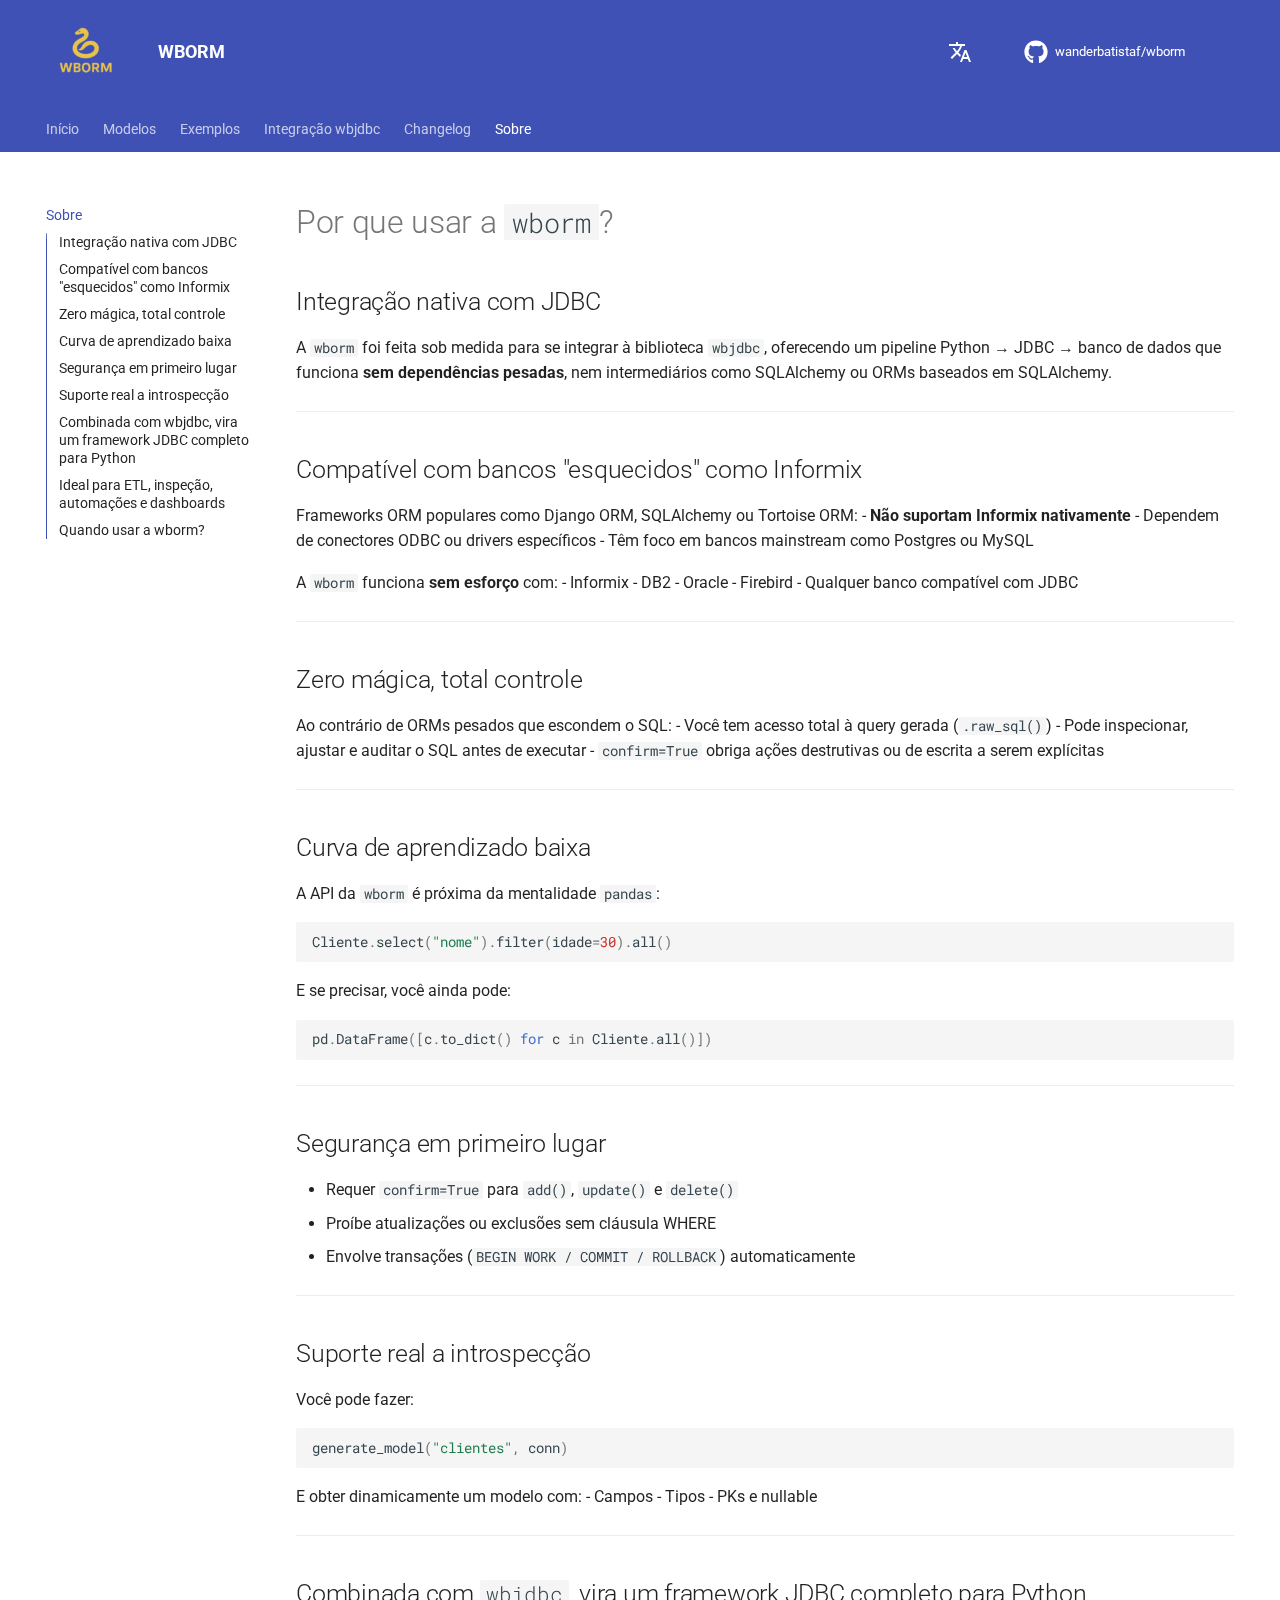
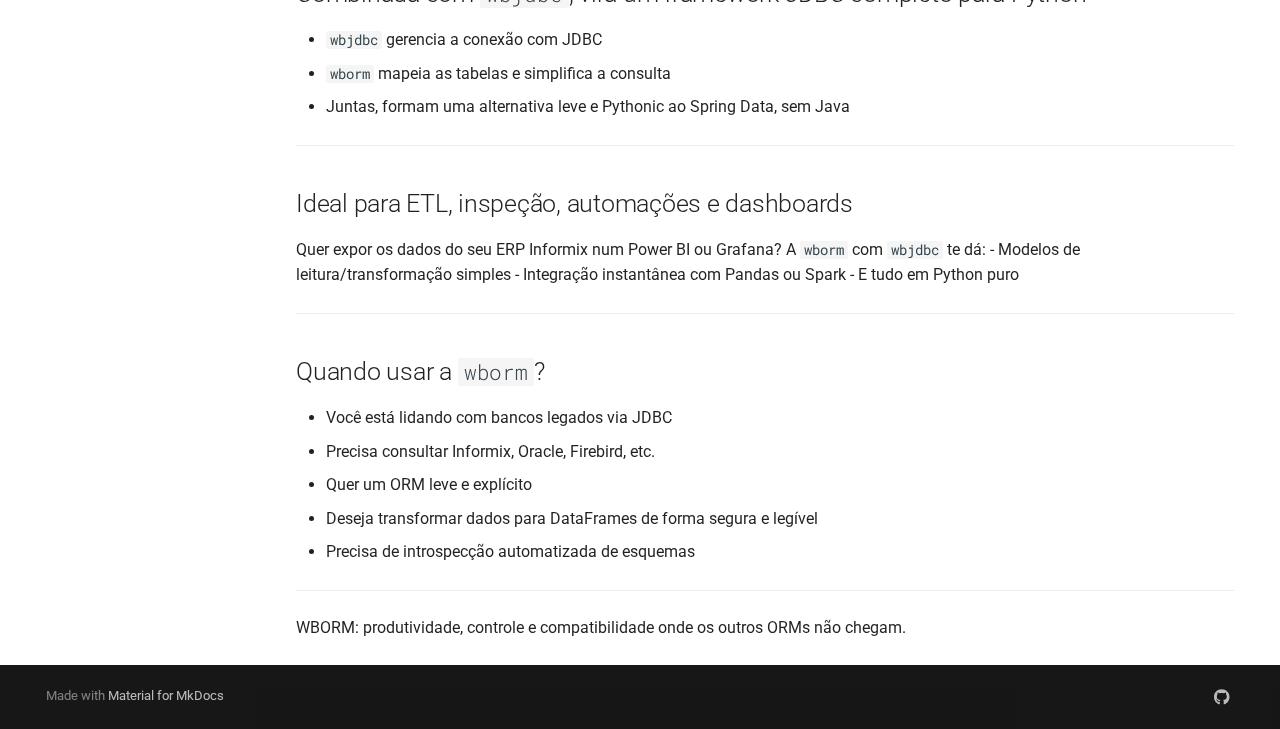
<file: por-que-usar/index.html>
<!doctype html>
<html lang="pt" class="no-js">
  <head>
    
      <meta charset="utf-8">
      <meta name="viewport" content="width=device-width,initial-scale=1">
      
        <meta name="description" content="ORM leve com suporte a JDBC e Informix">
      
      
        <meta name="author" content="Wanderson Batista">
      
      
        <link rel="canonical" href="https://wanderbatistaf.github.io/wborm/por-que-usar/">
      
      
        <link rel="prev" href="../changelog/">
      
      
      
      <link rel="icon" href="../images/wborm.png">
      <meta name="generator" content="mkdocs-1.6.1, mkdocs-material-9.6.11">
    
    
      
        <title>Sobre - WBORM</title>
      
    
    
      <link rel="stylesheet" href="../assets/stylesheets/main.4af4bdda.min.css">
      
        
        <link rel="stylesheet" href="../assets/stylesheets/palette.06af60db.min.css">
      
      


    
    
      
    
    
      
        
        
        <link rel="preconnect" href="https://fonts.gstatic.com" crossorigin>
        <link rel="stylesheet" href="https://fonts.googleapis.com/css?family=Roboto:300,300i,400,400i,700,700i%7CRoboto+Mono:400,400i,700,700i&display=fallback">
        <style>:root{--md-text-font:"Roboto";--md-code-font:"Roboto Mono"}</style>
      
    
    
      <link rel="stylesheet" href="../assets/stylesheets/extra.css">
    
    <script>__md_scope=new URL("..",location),__md_hash=e=>[...e].reduce(((e,_)=>(e<<5)-e+_.charCodeAt(0)),0),__md_get=(e,_=localStorage,t=__md_scope)=>JSON.parse(_.getItem(t.pathname+"."+e)),__md_set=(e,_,t=localStorage,a=__md_scope)=>{try{t.setItem(a.pathname+"."+e,JSON.stringify(_))}catch(e){}}</script>
    
      

    
    
    
  </head>
  
  
    
    
      
    
    
    
    
    <body dir="ltr" data-md-color-scheme="default" data-md-color-primary="indigo" data-md-color-accent="indigo">
  
    
    <input class="md-toggle" data-md-toggle="drawer" type="checkbox" id="__drawer" autocomplete="off">
    <input class="md-toggle" data-md-toggle="search" type="checkbox" id="__search" autocomplete="off">
    <label class="md-overlay" for="__drawer"></label>
    <div data-md-component="skip">
      
        
        <a href="#por-que-usar-a-wborm" class="md-skip">
          Ir para o conteúdo
        </a>
      
    </div>
    <div data-md-component="announce">
      
    </div>
    
    
      

<header class="md-header" data-md-component="header">
  <nav class="md-header__inner md-grid" aria-label="Cabeçalho">
    <a href=".." title="WBORM" class="md-header__button md-logo" aria-label="WBORM" data-md-component="logo">
      
  <img src="../images/wborm.png" alt="logo">

    </a>
    <label class="md-header__button md-icon" for="__drawer">
      
      <svg xmlns="http://www.w3.org/2000/svg" viewBox="0 0 24 24"><path d="M3 6h18v2H3zm0 5h18v2H3zm0 5h18v2H3z"/></svg>
    </label>
    <div class="md-header__title" data-md-component="header-title">
      <div class="md-header__ellipsis">
        <div class="md-header__topic">
          <span class="md-ellipsis">
            WBORM
          </span>
        </div>
        <div class="md-header__topic" data-md-component="header-topic">
          <span class="md-ellipsis">
            
              Sobre
            
          </span>
        </div>
      </div>
    </div>
    
      
        <form class="md-header__option" data-md-component="palette">
  
    
    
    
    <input class="md-option" data-md-color-media="" data-md-color-scheme="default" data-md-color-primary="indigo" data-md-color-accent="indigo"  aria-hidden="true"  type="radio" name="__palette" id="__palette_0">
    
  
</form>
      
    
    
      <script>var palette=__md_get("__palette");if(palette&&palette.color){if("(prefers-color-scheme)"===palette.color.media){var media=matchMedia("(prefers-color-scheme: light)"),input=document.querySelector(media.matches?"[data-md-color-media='(prefers-color-scheme: light)']":"[data-md-color-media='(prefers-color-scheme: dark)']");palette.color.media=input.getAttribute("data-md-color-media"),palette.color.scheme=input.getAttribute("data-md-color-scheme"),palette.color.primary=input.getAttribute("data-md-color-primary"),palette.color.accent=input.getAttribute("data-md-color-accent")}for(var[key,value]of Object.entries(palette.color))document.body.setAttribute("data-md-color-"+key,value)}</script>
    
    
      <div class="md-header__option">
  <div class="md-select">
    
    <button class="md-header__button md-icon" aria-label="Selecione o idioma">
      <svg xmlns="http://www.w3.org/2000/svg" viewBox="0 0 24 24"><path d="m12.87 15.07-2.54-2.51.03-.03A17.5 17.5 0 0 0 14.07 6H17V4h-7V2H8v2H1v2h11.17C11.5 7.92 10.44 9.75 9 11.35 8.07 10.32 7.3 9.19 6.69 8h-2c.73 1.63 1.73 3.17 2.98 4.56l-5.09 5.02L4 19l5-5 3.11 3.11zM18.5 10h-2L12 22h2l1.12-3h4.75L21 22h2zm-2.62 7 1.62-4.33L19.12 17z"/></svg>
    </button>
    <div class="md-select__inner">
      <ul class="md-select__list">
        
          <li class="md-select__item">
            <a href="./" hreflang="pt" class="md-select__link">
              Português
            </a>
          </li>
        
          <li class="md-select__item">
            <a href="../en/por-que-usar/" hreflang="en" class="md-select__link">
              English
            </a>
          </li>
        
      </ul>
    </div>
  </div>
</div>
    
    
    
      <div class="md-header__source">
        <a href="https://github.com/wanderbatistaf/wborm" title="Ir ao repositório" class="md-source" data-md-component="source">
  <div class="md-source__icon md-icon">
    
    <svg xmlns="http://www.w3.org/2000/svg" viewBox="0 0 496 512"><!--! Font Awesome Free 6.7.2 by @fontawesome - https://fontawesome.com License - https://fontawesome.com/license/free (Icons: CC BY 4.0, Fonts: SIL OFL 1.1, Code: MIT License) Copyright 2024 Fonticons, Inc.--><path d="M165.9 397.4c0 2-2.3 3.6-5.2 3.6-3.3.3-5.6-1.3-5.6-3.6 0-2 2.3-3.6 5.2-3.6 3-.3 5.6 1.3 5.6 3.6m-31.1-4.5c-.7 2 1.3 4.3 4.3 4.9 2.6 1 5.6 0 6.2-2s-1.3-4.3-4.3-5.2c-2.6-.7-5.5.3-6.2 2.3m44.2-1.7c-2.9.7-4.9 2.6-4.6 4.9.3 2 2.9 3.3 5.9 2.6 2.9-.7 4.9-2.6 4.6-4.6-.3-1.9-3-3.2-5.9-2.9M244.8 8C106.1 8 0 113.3 0 252c0 110.9 69.8 205.8 169.5 239.2 12.8 2.3 17.3-5.6 17.3-12.1 0-6.2-.3-40.4-.3-61.4 0 0-70 15-84.7-29.8 0 0-11.4-29.1-27.8-36.6 0 0-22.9-15.7 1.6-15.4 0 0 24.9 2 38.6 25.8 21.9 38.6 58.6 27.5 72.9 20.9 2.3-16 8.8-27.1 16-33.7-55.9-6.2-112.3-14.3-112.3-110.5 0-27.5 7.6-41.3 23.6-58.9-2.6-6.5-11.1-33.3 2.6-67.9 20.9-6.5 69 27 69 27 20-5.6 41.5-8.5 62.8-8.5s42.8 2.9 62.8 8.5c0 0 48.1-33.6 69-27 13.7 34.7 5.2 61.4 2.6 67.9 16 17.7 25.8 31.5 25.8 58.9 0 96.5-58.9 104.2-114.8 110.5 9.2 7.9 17 22.9 17 46.4 0 33.7-.3 75.4-.3 83.6 0 6.5 4.6 14.4 17.3 12.1C428.2 457.8 496 362.9 496 252 496 113.3 383.5 8 244.8 8M97.2 352.9c-1.3 1-1 3.3.7 5.2 1.6 1.6 3.9 2.3 5.2 1 1.3-1 1-3.3-.7-5.2-1.6-1.6-3.9-2.3-5.2-1m-10.8-8.1c-.7 1.3.3 2.9 2.3 3.9 1.6 1 3.6.7 4.3-.7.7-1.3-.3-2.9-2.3-3.9-2-.6-3.6-.3-4.3.7m32.4 35.6c-1.6 1.3-1 4.3 1.3 6.2 2.3 2.3 5.2 2.6 6.5 1 1.3-1.3.7-4.3-1.3-6.2-2.2-2.3-5.2-2.6-6.5-1m-11.4-14.7c-1.6 1-1.6 3.6 0 5.9s4.3 3.3 5.6 2.3c1.6-1.3 1.6-3.9 0-6.2-1.4-2.3-4-3.3-5.6-2"/></svg>
  </div>
  <div class="md-source__repository">
    wanderbatistaf/wborm
  </div>
</a>
      </div>
    
  </nav>
  
</header>
    
    <div class="md-container" data-md-component="container">
      
      
        
          
            
<nav class="md-tabs" aria-label="Abas" data-md-component="tabs">
  <div class="md-grid">
    <ul class="md-tabs__list">
      
        
  
  
  
  
    <li class="md-tabs__item">
      <a href=".." class="md-tabs__link">
        
  
  
    
  
  Início

      </a>
    </li>
  

      
        
  
  
  
  
    <li class="md-tabs__item">
      <a href="../modelos/" class="md-tabs__link">
        
  
  
    
  
  Modelos

      </a>
    </li>
  

      
        
  
  
  
  
    <li class="md-tabs__item">
      <a href="../exemplos/" class="md-tabs__link">
        
  
  
    
  
  Exemplos

      </a>
    </li>
  

      
        
  
  
  
  
    <li class="md-tabs__item">
      <a href="../integra-wbjdbc/" class="md-tabs__link">
        
  
  
    
  
  Integração wbjdbc

      </a>
    </li>
  

      
        
  
  
  
  
    <li class="md-tabs__item">
      <a href="../changelog/" class="md-tabs__link">
        
  
  
    
  
  Changelog

      </a>
    </li>
  

      
        
  
  
  
    
  
  
    <li class="md-tabs__item md-tabs__item--active">
      <a href="./" class="md-tabs__link">
        
  
  
    
  
  Sobre

      </a>
    </li>
  

      
    </ul>
  </div>
</nav>
          
        
      
      <main class="md-main" data-md-component="main">
        <div class="md-main__inner md-grid">
          
            
              
              <div class="md-sidebar md-sidebar--primary" data-md-component="sidebar" data-md-type="navigation" >
                <div class="md-sidebar__scrollwrap">
                  <div class="md-sidebar__inner">
                    


  


  

<nav class="md-nav md-nav--primary md-nav--lifted md-nav--integrated" aria-label="Navegação" data-md-level="0">
  <label class="md-nav__title" for="__drawer">
    <a href=".." title="WBORM" class="md-nav__button md-logo" aria-label="WBORM" data-md-component="logo">
      
  <img src="../images/wborm.png" alt="logo">

    </a>
    WBORM
  </label>
  
    <div class="md-nav__source">
      <a href="https://github.com/wanderbatistaf/wborm" title="Ir ao repositório" class="md-source" data-md-component="source">
  <div class="md-source__icon md-icon">
    
    <svg xmlns="http://www.w3.org/2000/svg" viewBox="0 0 496 512"><!--! Font Awesome Free 6.7.2 by @fontawesome - https://fontawesome.com License - https://fontawesome.com/license/free (Icons: CC BY 4.0, Fonts: SIL OFL 1.1, Code: MIT License) Copyright 2024 Fonticons, Inc.--><path d="M165.9 397.4c0 2-2.3 3.6-5.2 3.6-3.3.3-5.6-1.3-5.6-3.6 0-2 2.3-3.6 5.2-3.6 3-.3 5.6 1.3 5.6 3.6m-31.1-4.5c-.7 2 1.3 4.3 4.3 4.9 2.6 1 5.6 0 6.2-2s-1.3-4.3-4.3-5.2c-2.6-.7-5.5.3-6.2 2.3m44.2-1.7c-2.9.7-4.9 2.6-4.6 4.9.3 2 2.9 3.3 5.9 2.6 2.9-.7 4.9-2.6 4.6-4.6-.3-1.9-3-3.2-5.9-2.9M244.8 8C106.1 8 0 113.3 0 252c0 110.9 69.8 205.8 169.5 239.2 12.8 2.3 17.3-5.6 17.3-12.1 0-6.2-.3-40.4-.3-61.4 0 0-70 15-84.7-29.8 0 0-11.4-29.1-27.8-36.6 0 0-22.9-15.7 1.6-15.4 0 0 24.9 2 38.6 25.8 21.9 38.6 58.6 27.5 72.9 20.9 2.3-16 8.8-27.1 16-33.7-55.9-6.2-112.3-14.3-112.3-110.5 0-27.5 7.6-41.3 23.6-58.9-2.6-6.5-11.1-33.3 2.6-67.9 20.9-6.5 69 27 69 27 20-5.6 41.5-8.5 62.8-8.5s42.8 2.9 62.8 8.5c0 0 48.1-33.6 69-27 13.7 34.7 5.2 61.4 2.6 67.9 16 17.7 25.8 31.5 25.8 58.9 0 96.5-58.9 104.2-114.8 110.5 9.2 7.9 17 22.9 17 46.4 0 33.7-.3 75.4-.3 83.6 0 6.5 4.6 14.4 17.3 12.1C428.2 457.8 496 362.9 496 252 496 113.3 383.5 8 244.8 8M97.2 352.9c-1.3 1-1 3.3.7 5.2 1.6 1.6 3.9 2.3 5.2 1 1.3-1 1-3.3-.7-5.2-1.6-1.6-3.9-2.3-5.2-1m-10.8-8.1c-.7 1.3.3 2.9 2.3 3.9 1.6 1 3.6.7 4.3-.7.7-1.3-.3-2.9-2.3-3.9-2-.6-3.6-.3-4.3.7m32.4 35.6c-1.6 1.3-1 4.3 1.3 6.2 2.3 2.3 5.2 2.6 6.5 1 1.3-1.3.7-4.3-1.3-6.2-2.2-2.3-5.2-2.6-6.5-1m-11.4-14.7c-1.6 1-1.6 3.6 0 5.9s4.3 3.3 5.6 2.3c1.6-1.3 1.6-3.9 0-6.2-1.4-2.3-4-3.3-5.6-2"/></svg>
  </div>
  <div class="md-source__repository">
    wanderbatistaf/wborm
  </div>
</a>
    </div>
  
  <ul class="md-nav__list" data-md-scrollfix>
    
      
      
  
  
  
  
    <li class="md-nav__item">
      <a href=".." class="md-nav__link">
        
  
  
  <span class="md-ellipsis">
    Início
    
  </span>
  

      </a>
    </li>
  

    
      
      
  
  
  
  
    <li class="md-nav__item">
      <a href="../modelos/" class="md-nav__link">
        
  
  
  <span class="md-ellipsis">
    Modelos
    
  </span>
  

      </a>
    </li>
  

    
      
      
  
  
  
  
    <li class="md-nav__item">
      <a href="../exemplos/" class="md-nav__link">
        
  
  
  <span class="md-ellipsis">
    Exemplos
    
  </span>
  

      </a>
    </li>
  

    
      
      
  
  
  
  
    <li class="md-nav__item">
      <a href="../integra-wbjdbc/" class="md-nav__link">
        
  
  
  <span class="md-ellipsis">
    Integração wbjdbc
    
  </span>
  

      </a>
    </li>
  

    
      
      
  
  
  
  
    <li class="md-nav__item">
      <a href="../changelog/" class="md-nav__link">
        
  
  
  <span class="md-ellipsis">
    Changelog
    
  </span>
  

      </a>
    </li>
  

    
      
      
  
  
    
  
  
  
    <li class="md-nav__item md-nav__item--active">
      
      <input class="md-nav__toggle md-toggle" type="checkbox" id="__toc">
      
      
        
      
      
        <label class="md-nav__link md-nav__link--active" for="__toc">
          
  
  
  <span class="md-ellipsis">
    Sobre
    
  </span>
  

          <span class="md-nav__icon md-icon"></span>
        </label>
      
      <a href="./" class="md-nav__link md-nav__link--active">
        
  
  
  <span class="md-ellipsis">
    Sobre
    
  </span>
  

      </a>
      
        

<nav class="md-nav md-nav--secondary" aria-label="Índice">
  
  
  
    
  
  
    <label class="md-nav__title" for="__toc">
      <span class="md-nav__icon md-icon"></span>
      Índice
    </label>
    <ul class="md-nav__list" data-md-component="toc" data-md-scrollfix>
      
        <li class="md-nav__item">
  <a href="#integracao-nativa-com-jdbc" class="md-nav__link">
    <span class="md-ellipsis">
      Integração nativa com JDBC
    </span>
  </a>
  
</li>
      
        <li class="md-nav__item">
  <a href="#compativel-com-bancos-esquecidos-como-informix" class="md-nav__link">
    <span class="md-ellipsis">
      Compatível com bancos "esquecidos" como Informix
    </span>
  </a>
  
</li>
      
        <li class="md-nav__item">
  <a href="#zero-magica-total-controle" class="md-nav__link">
    <span class="md-ellipsis">
      Zero mágica, total controle
    </span>
  </a>
  
</li>
      
        <li class="md-nav__item">
  <a href="#curva-de-aprendizado-baixa" class="md-nav__link">
    <span class="md-ellipsis">
      Curva de aprendizado baixa
    </span>
  </a>
  
</li>
      
        <li class="md-nav__item">
  <a href="#seguranca-em-primeiro-lugar" class="md-nav__link">
    <span class="md-ellipsis">
      Segurança em primeiro lugar
    </span>
  </a>
  
</li>
      
        <li class="md-nav__item">
  <a href="#suporte-real-a-introspeccao" class="md-nav__link">
    <span class="md-ellipsis">
      Suporte real a introspecção
    </span>
  </a>
  
</li>
      
        <li class="md-nav__item">
  <a href="#combinada-com-wbjdbc-vira-um-framework-jdbc-completo-para-python" class="md-nav__link">
    <span class="md-ellipsis">
      Combinada com wbjdbc, vira um framework JDBC completo para Python
    </span>
  </a>
  
</li>
      
        <li class="md-nav__item">
  <a href="#ideal-para-etl-inspecao-automacoes-e-dashboards" class="md-nav__link">
    <span class="md-ellipsis">
      Ideal para ETL, inspeção, automações e dashboards
    </span>
  </a>
  
</li>
      
        <li class="md-nav__item">
  <a href="#quando-usar-a-wborm" class="md-nav__link">
    <span class="md-ellipsis">
      Quando usar a wborm?
    </span>
  </a>
  
</li>
      
    </ul>
  
</nav>
      
    </li>
  

    
  </ul>
</nav>
                  </div>
                </div>
              </div>
            
            
          
          
            <div class="md-content" data-md-component="content">
              <article class="md-content__inner md-typeset">
                
                  


  
  


<h1 id="por-que-usar-a-wborm">Por que usar a <code>wborm</code>?<a class="headerlink" href="#por-que-usar-a-wborm" title="Permanent link">&para;</a></h1>
<h2 id="integracao-nativa-com-jdbc">Integração nativa com JDBC<a class="headerlink" href="#integracao-nativa-com-jdbc" title="Permanent link">&para;</a></h2>
<p>A <code>wborm</code> foi feita sob medida para se integrar à biblioteca <code>wbjdbc</code>, oferecendo um pipeline Python → JDBC → banco de dados que funciona <strong>sem dependências pesadas</strong>, nem intermediários como SQLAlchemy ou ORMs baseados em SQLAlchemy.</p>
<hr />
<h2 id="compativel-com-bancos-esquecidos-como-informix">Compatível com bancos "esquecidos" como Informix<a class="headerlink" href="#compativel-com-bancos-esquecidos-como-informix" title="Permanent link">&para;</a></h2>
<p>Frameworks ORM populares como Django ORM, SQLAlchemy ou Tortoise ORM:
- <strong>Não suportam Informix nativamente</strong>
- Dependem de conectores ODBC ou drivers específicos
- Têm foco em bancos mainstream como Postgres ou MySQL</p>
<p>A <code>wborm</code> funciona <strong>sem esforço</strong> com:
- Informix
- DB2
- Oracle
- Firebird
- Qualquer banco compatível com JDBC</p>
<hr />
<h2 id="zero-magica-total-controle">Zero mágica, total controle<a class="headerlink" href="#zero-magica-total-controle" title="Permanent link">&para;</a></h2>
<p>Ao contrário de ORMs pesados que escondem o SQL:
- Você tem acesso total à query gerada (<code>.raw_sql()</code>)
- Pode inspecionar, ajustar e auditar o SQL antes de executar
- <code>confirm=True</code> obriga ações destrutivas ou de escrita a serem explícitas</p>
<hr />
<h2 id="curva-de-aprendizado-baixa">Curva de aprendizado baixa<a class="headerlink" href="#curva-de-aprendizado-baixa" title="Permanent link">&para;</a></h2>
<p>A API da <code>wborm</code> é próxima da mentalidade <code>pandas</code>:</p>
<div class="highlight"><pre><span></span><code><span class="n">Cliente</span><span class="o">.</span><span class="n">select</span><span class="p">(</span><span class="s2">&quot;nome&quot;</span><span class="p">)</span><span class="o">.</span><span class="n">filter</span><span class="p">(</span><span class="n">idade</span><span class="o">=</span><span class="mi">30</span><span class="p">)</span><span class="o">.</span><span class="n">all</span><span class="p">()</span>
</code></pre></div>
<p>E se precisar, você ainda pode:</p>
<div class="highlight"><pre><span></span><code><span class="n">pd</span><span class="o">.</span><span class="n">DataFrame</span><span class="p">([</span><span class="n">c</span><span class="o">.</span><span class="n">to_dict</span><span class="p">()</span> <span class="k">for</span> <span class="n">c</span> <span class="ow">in</span> <span class="n">Cliente</span><span class="o">.</span><span class="n">all</span><span class="p">()])</span>
</code></pre></div>
<hr />
<h2 id="seguranca-em-primeiro-lugar">Segurança em primeiro lugar<a class="headerlink" href="#seguranca-em-primeiro-lugar" title="Permanent link">&para;</a></h2>
<ul>
<li>Requer <code>confirm=True</code> para <code>add()</code>, <code>update()</code> e <code>delete()</code></li>
<li>Proíbe atualizações ou exclusões sem cláusula WHERE</li>
<li>Envolve transações (<code>BEGIN WORK / COMMIT / ROLLBACK</code>) automaticamente</li>
</ul>
<hr />
<h2 id="suporte-real-a-introspeccao">Suporte real a introspecção<a class="headerlink" href="#suporte-real-a-introspeccao" title="Permanent link">&para;</a></h2>
<p>Você pode fazer:</p>
<div class="highlight"><pre><span></span><code><span class="n">generate_model</span><span class="p">(</span><span class="s2">&quot;clientes&quot;</span><span class="p">,</span> <span class="n">conn</span><span class="p">)</span>
</code></pre></div>
<p>E obter dinamicamente um modelo com:
- Campos
- Tipos
- PKs e nullable</p>
<hr />
<h2 id="combinada-com-wbjdbc-vira-um-framework-jdbc-completo-para-python">Combinada com <code>wbjdbc</code>, vira um framework JDBC completo para Python<a class="headerlink" href="#combinada-com-wbjdbc-vira-um-framework-jdbc-completo-para-python" title="Permanent link">&para;</a></h2>
<ul>
<li><code>wbjdbc</code> gerencia a conexão com JDBC</li>
<li><code>wborm</code> mapeia as tabelas e simplifica a consulta</li>
<li>Juntas, formam uma alternativa leve e Pythonic ao Spring Data, sem Java</li>
</ul>
<hr />
<h2 id="ideal-para-etl-inspecao-automacoes-e-dashboards">Ideal para ETL, inspeção, automações e dashboards<a class="headerlink" href="#ideal-para-etl-inspecao-automacoes-e-dashboards" title="Permanent link">&para;</a></h2>
<p>Quer expor os dados do seu ERP Informix num Power BI ou Grafana? A <code>wborm</code> com <code>wbjdbc</code> te dá:
- Modelos de leitura/transformação simples
- Integração instantânea com Pandas ou Spark
- E tudo em Python puro</p>
<hr />
<h2 id="quando-usar-a-wborm">Quando usar a <code>wborm</code>?<a class="headerlink" href="#quando-usar-a-wborm" title="Permanent link">&para;</a></h2>
<ul>
<li>Você está lidando com bancos legados via JDBC</li>
<li>Precisa consultar Informix, Oracle, Firebird, etc.</li>
<li>Quer um ORM leve e explícito</li>
<li>Deseja transformar dados para DataFrames de forma segura e legível</li>
<li>Precisa de introspecção automatizada de esquemas</li>
</ul>
<hr />
<p>WBORM: produtividade, controle e compatibilidade onde os outros ORMs não chegam.</p>












                
              </article>
            </div>
          
          
<script>var target=document.getElementById(location.hash.slice(1));target&&target.name&&(target.checked=target.name.startsWith("__tabbed_"))</script>
        </div>
        
      </main>
      
        <footer class="md-footer">
  
  <div class="md-footer-meta md-typeset">
    <div class="md-footer-meta__inner md-grid">
      <div class="md-copyright">
  
  
    Made with
    <a href="https://squidfunk.github.io/mkdocs-material/" target="_blank" rel="noopener">
      Material for MkDocs
    </a>
  
</div>
      
        <div class="md-social">
  
    
    
    
    
      
      
    
    <a href="https://github.com/wanderbatistaf" target="_blank" rel="noopener" title="github.com" class="md-social__link">
      <svg xmlns="http://www.w3.org/2000/svg" viewBox="0 0 496 512"><!--! Font Awesome Free 6.7.2 by @fontawesome - https://fontawesome.com License - https://fontawesome.com/license/free (Icons: CC BY 4.0, Fonts: SIL OFL 1.1, Code: MIT License) Copyright 2024 Fonticons, Inc.--><path d="M165.9 397.4c0 2-2.3 3.6-5.2 3.6-3.3.3-5.6-1.3-5.6-3.6 0-2 2.3-3.6 5.2-3.6 3-.3 5.6 1.3 5.6 3.6m-31.1-4.5c-.7 2 1.3 4.3 4.3 4.9 2.6 1 5.6 0 6.2-2s-1.3-4.3-4.3-5.2c-2.6-.7-5.5.3-6.2 2.3m44.2-1.7c-2.9.7-4.9 2.6-4.6 4.9.3 2 2.9 3.3 5.9 2.6 2.9-.7 4.9-2.6 4.6-4.6-.3-1.9-3-3.2-5.9-2.9M244.8 8C106.1 8 0 113.3 0 252c0 110.9 69.8 205.8 169.5 239.2 12.8 2.3 17.3-5.6 17.3-12.1 0-6.2-.3-40.4-.3-61.4 0 0-70 15-84.7-29.8 0 0-11.4-29.1-27.8-36.6 0 0-22.9-15.7 1.6-15.4 0 0 24.9 2 38.6 25.8 21.9 38.6 58.6 27.5 72.9 20.9 2.3-16 8.8-27.1 16-33.7-55.9-6.2-112.3-14.3-112.3-110.5 0-27.5 7.6-41.3 23.6-58.9-2.6-6.5-11.1-33.3 2.6-67.9 20.9-6.5 69 27 69 27 20-5.6 41.5-8.5 62.8-8.5s42.8 2.9 62.8 8.5c0 0 48.1-33.6 69-27 13.7 34.7 5.2 61.4 2.6 67.9 16 17.7 25.8 31.5 25.8 58.9 0 96.5-58.9 104.2-114.8 110.5 9.2 7.9 17 22.9 17 46.4 0 33.7-.3 75.4-.3 83.6 0 6.5 4.6 14.4 17.3 12.1C428.2 457.8 496 362.9 496 252 496 113.3 383.5 8 244.8 8M97.2 352.9c-1.3 1-1 3.3.7 5.2 1.6 1.6 3.9 2.3 5.2 1 1.3-1 1-3.3-.7-5.2-1.6-1.6-3.9-2.3-5.2-1m-10.8-8.1c-.7 1.3.3 2.9 2.3 3.9 1.6 1 3.6.7 4.3-.7.7-1.3-.3-2.9-2.3-3.9-2-.6-3.6-.3-4.3.7m32.4 35.6c-1.6 1.3-1 4.3 1.3 6.2 2.3 2.3 5.2 2.6 6.5 1 1.3-1.3.7-4.3-1.3-6.2-2.2-2.3-5.2-2.6-6.5-1m-11.4-14.7c-1.6 1-1.6 3.6 0 5.9s4.3 3.3 5.6 2.3c1.6-1.3 1.6-3.9 0-6.2-1.4-2.3-4-3.3-5.6-2"/></svg>
    </a>
  
</div>
      
    </div>
  </div>
</footer>
      
    </div>
    <div class="md-dialog" data-md-component="dialog">
      <div class="md-dialog__inner md-typeset"></div>
    </div>
    
    
    
      
      <script id="__config" type="application/json">{"base": "..", "features": ["navigation.tabs", "navigation.sections", "navigation.indexes", "toc.integrate", "content.code.annotate", "search.suggest", "search.highlight"], "search": "../assets/javascripts/workers/search.f8cc74c7.min.js", "tags": null, "translations": {"clipboard.copied": "Copiado para \u00e1rea de transfer\u00eancia", "clipboard.copy": "Copiar para \u00e1rea de transfer\u00eancia", "search.result.more.one": "Mais 1 nesta p\u00e1gina", "search.result.more.other": "Mais # nesta p\u00e1gina", "search.result.none": "Nenhum resultado encontrado", "search.result.one": "1 resultado encontrado", "search.result.other": "# resultados encontrados", "search.result.placeholder": "Digite para iniciar a busca", "search.result.term.missing": "Ausente", "select.version": "Selecione a vers\u00e3o"}, "version": null}</script>
    
    
      <script src="../assets/javascripts/bundle.c8b220af.min.js"></script>
      
    
  </body>
</html>
</file>
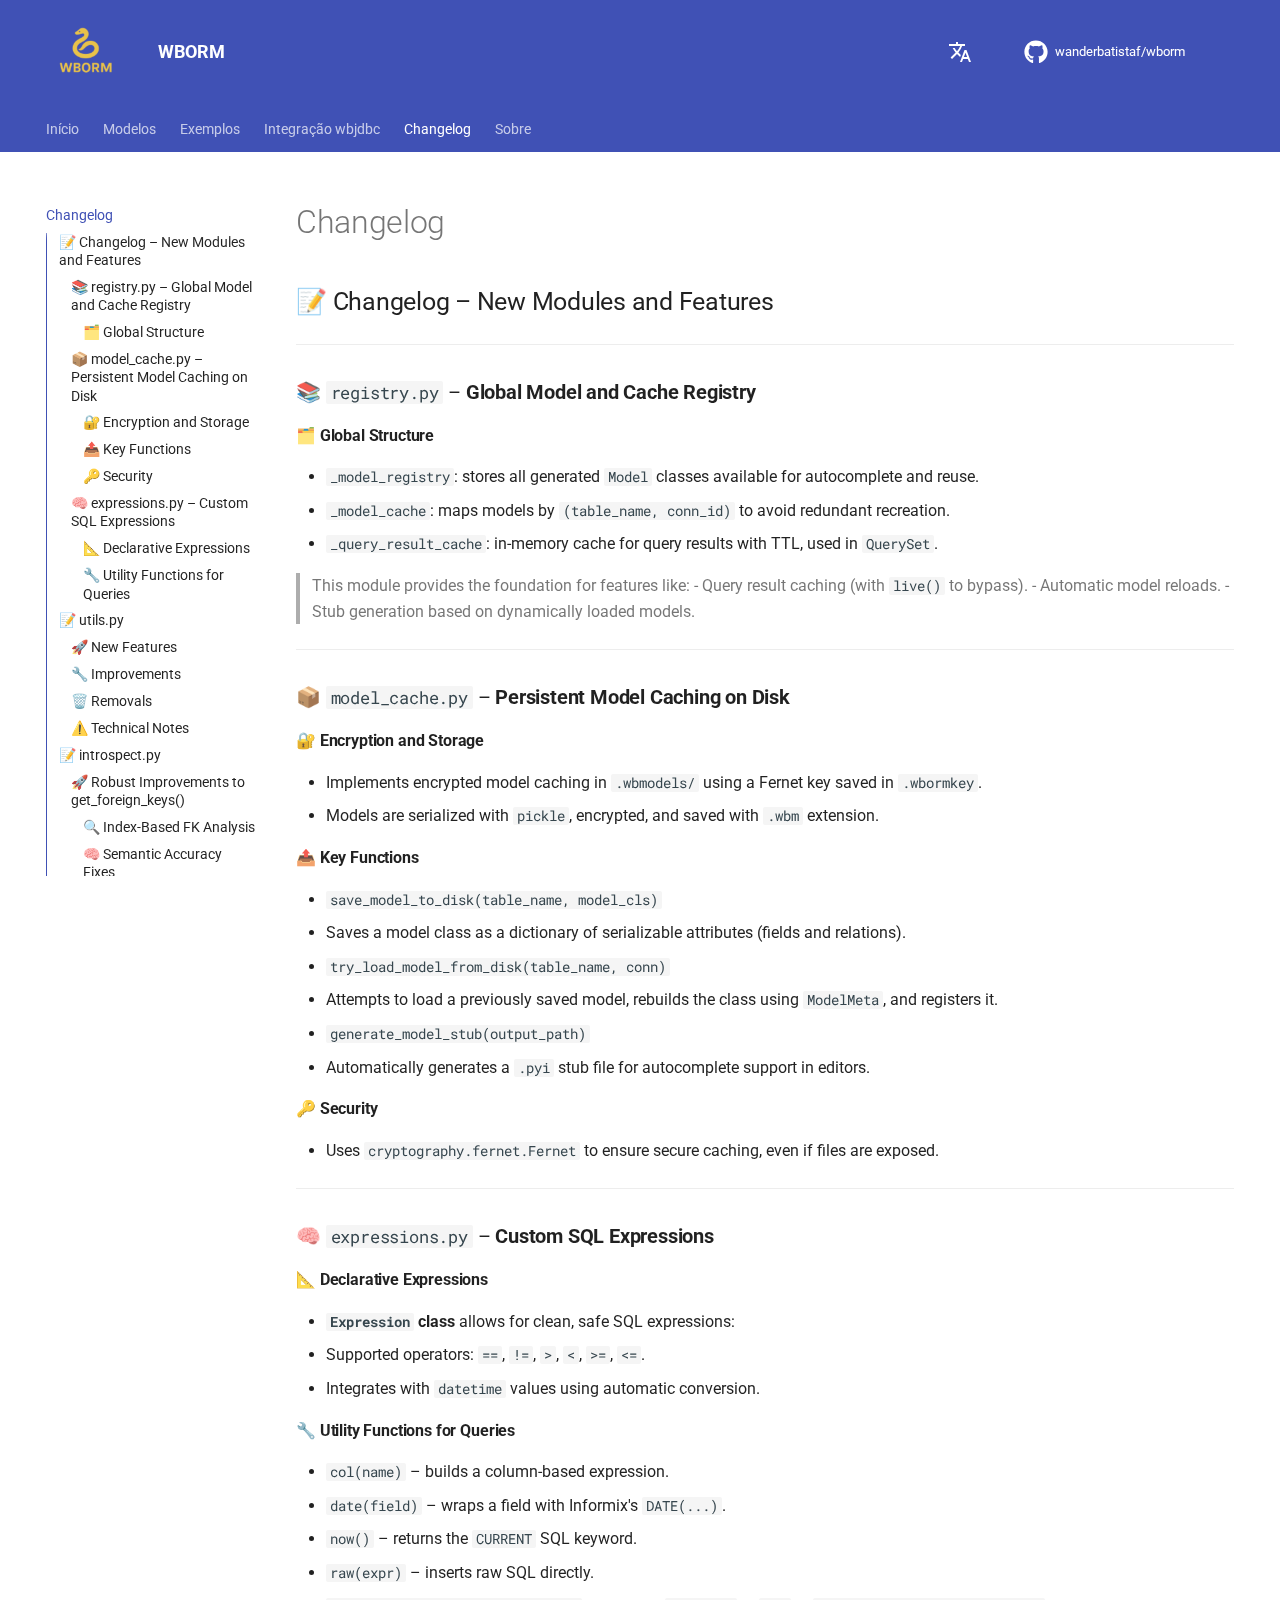
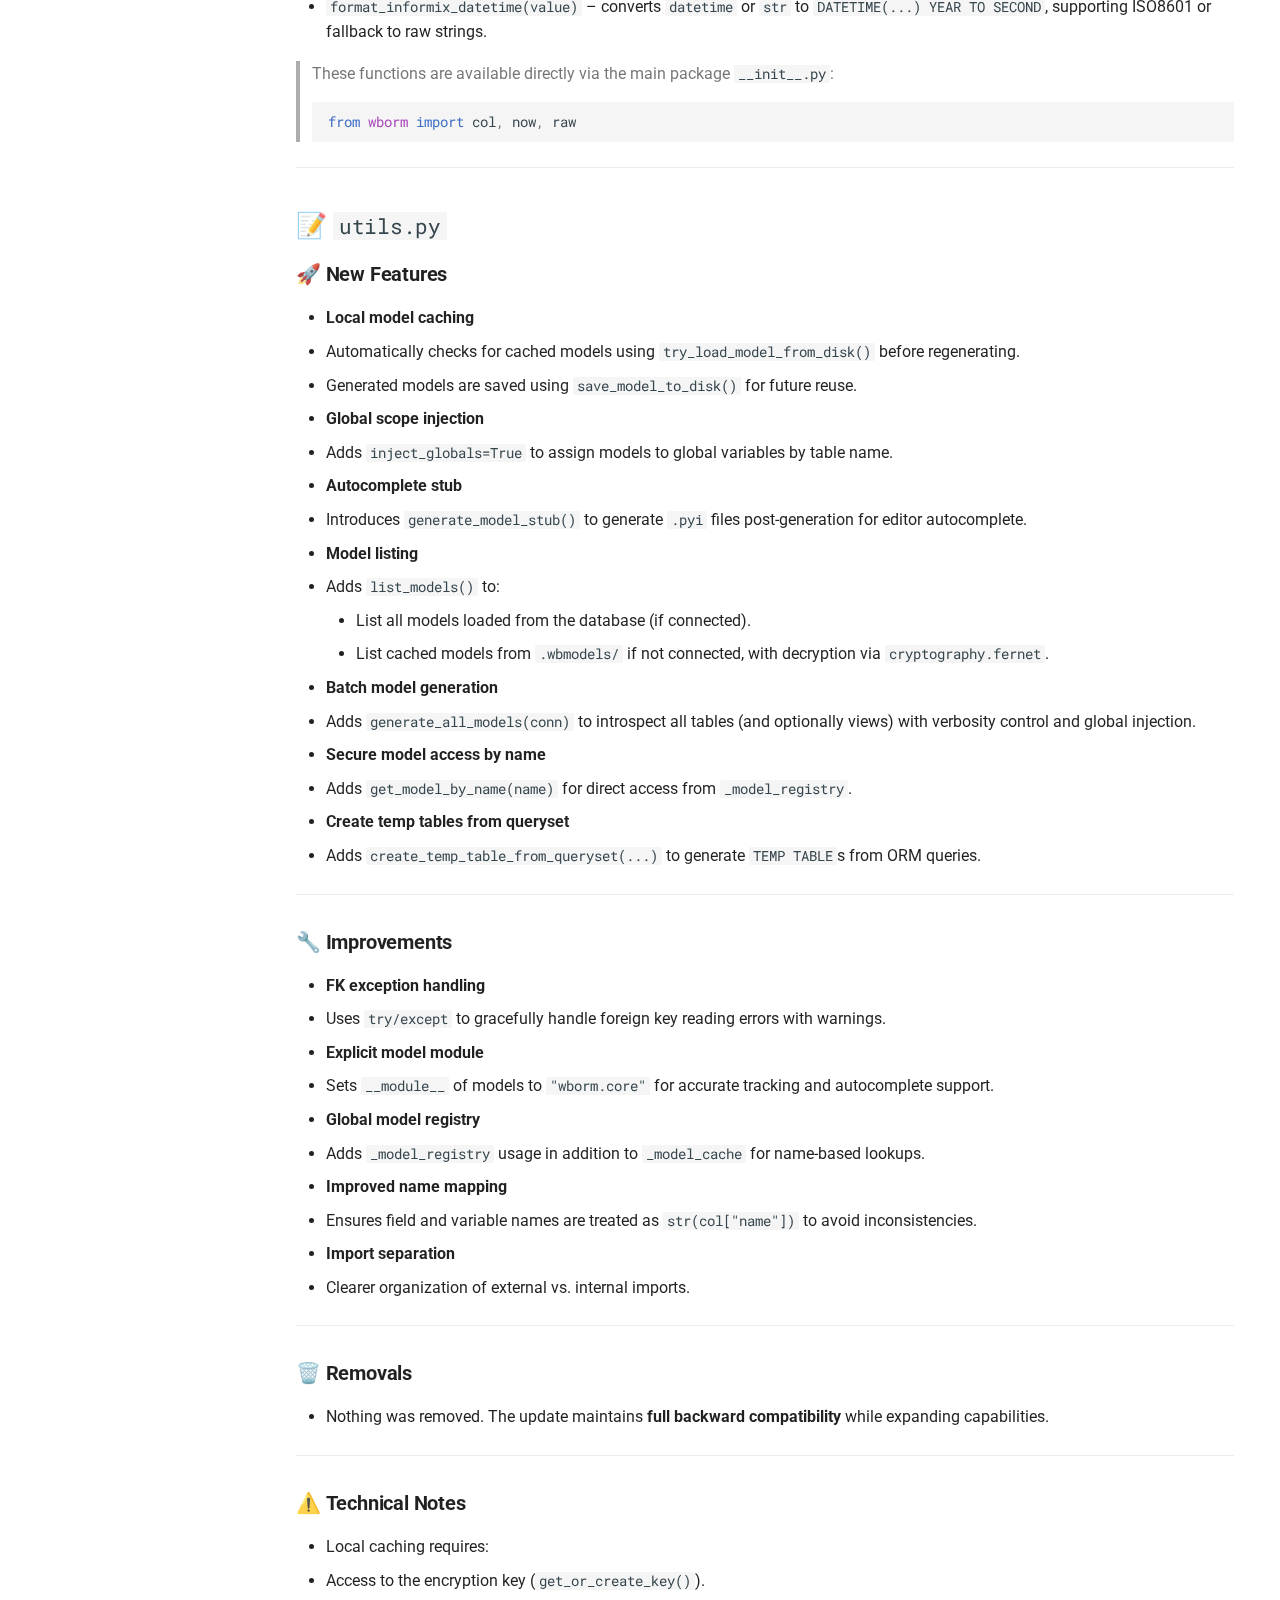
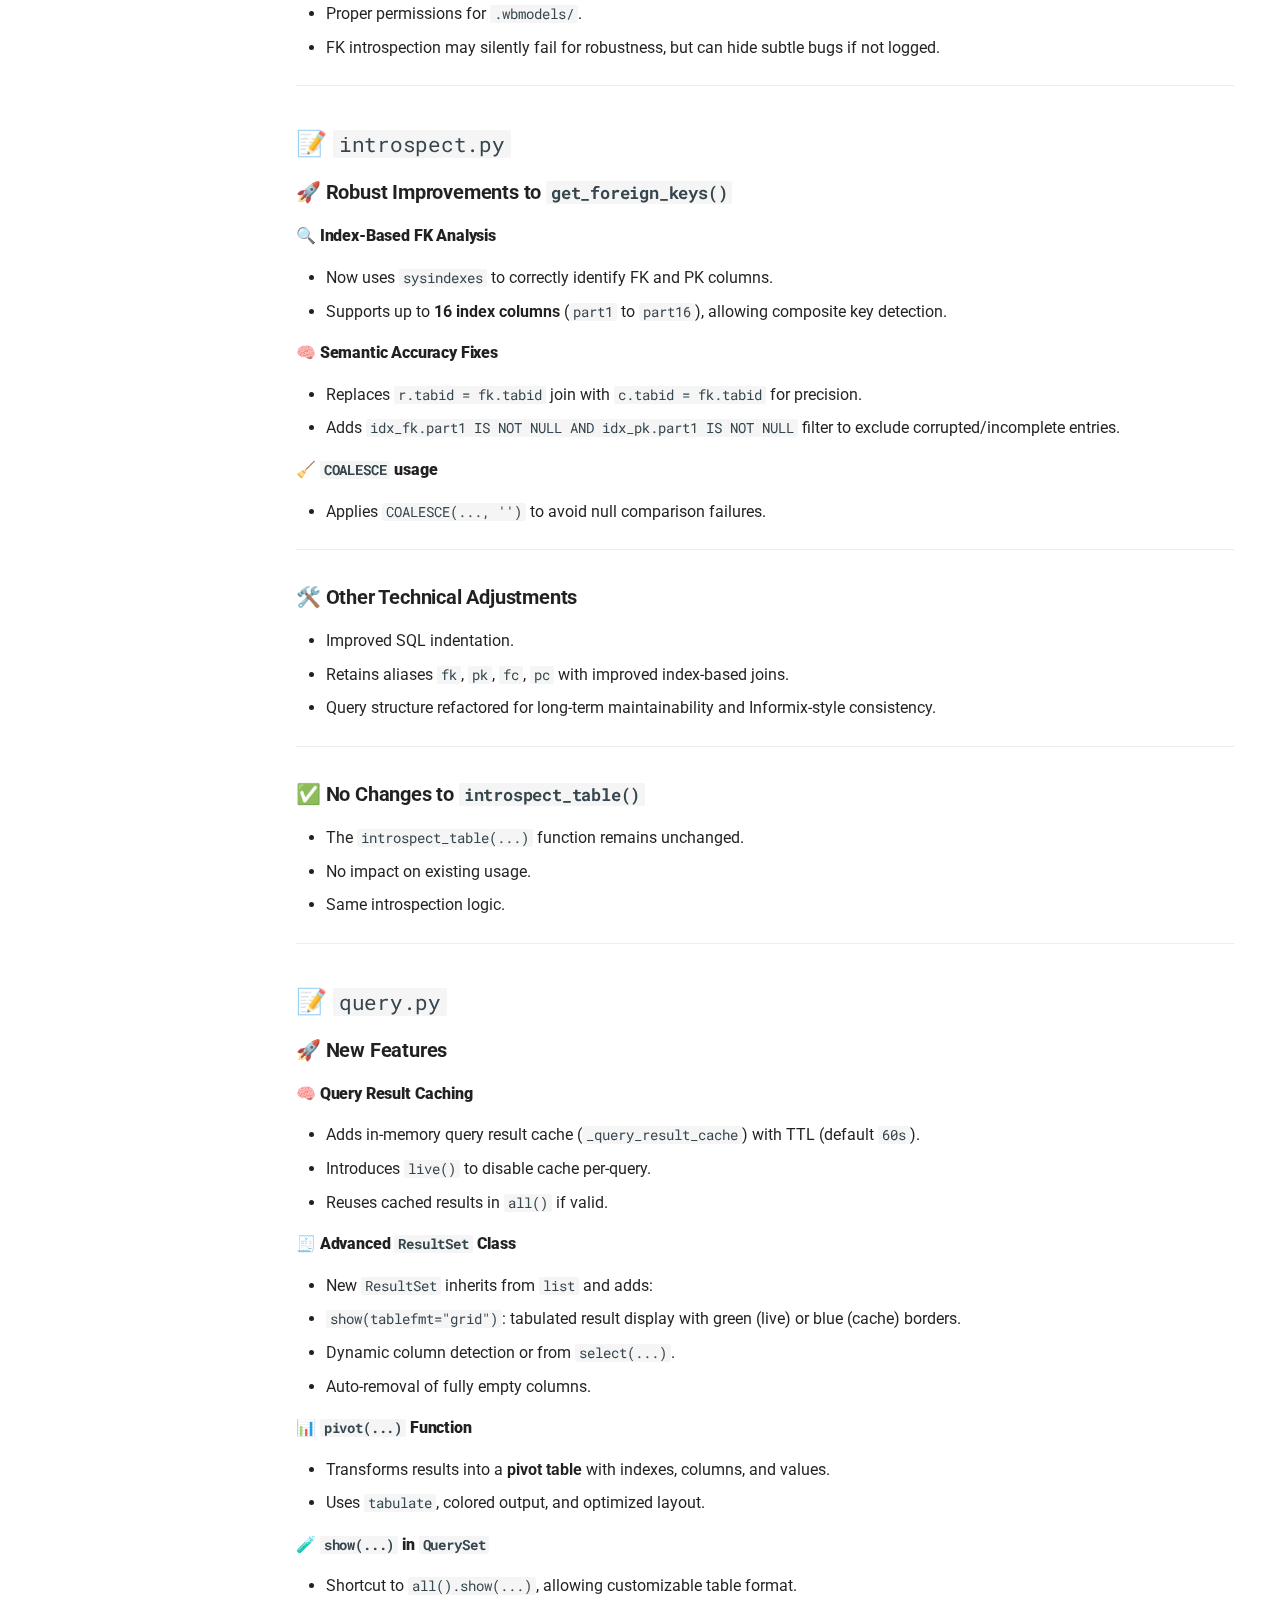
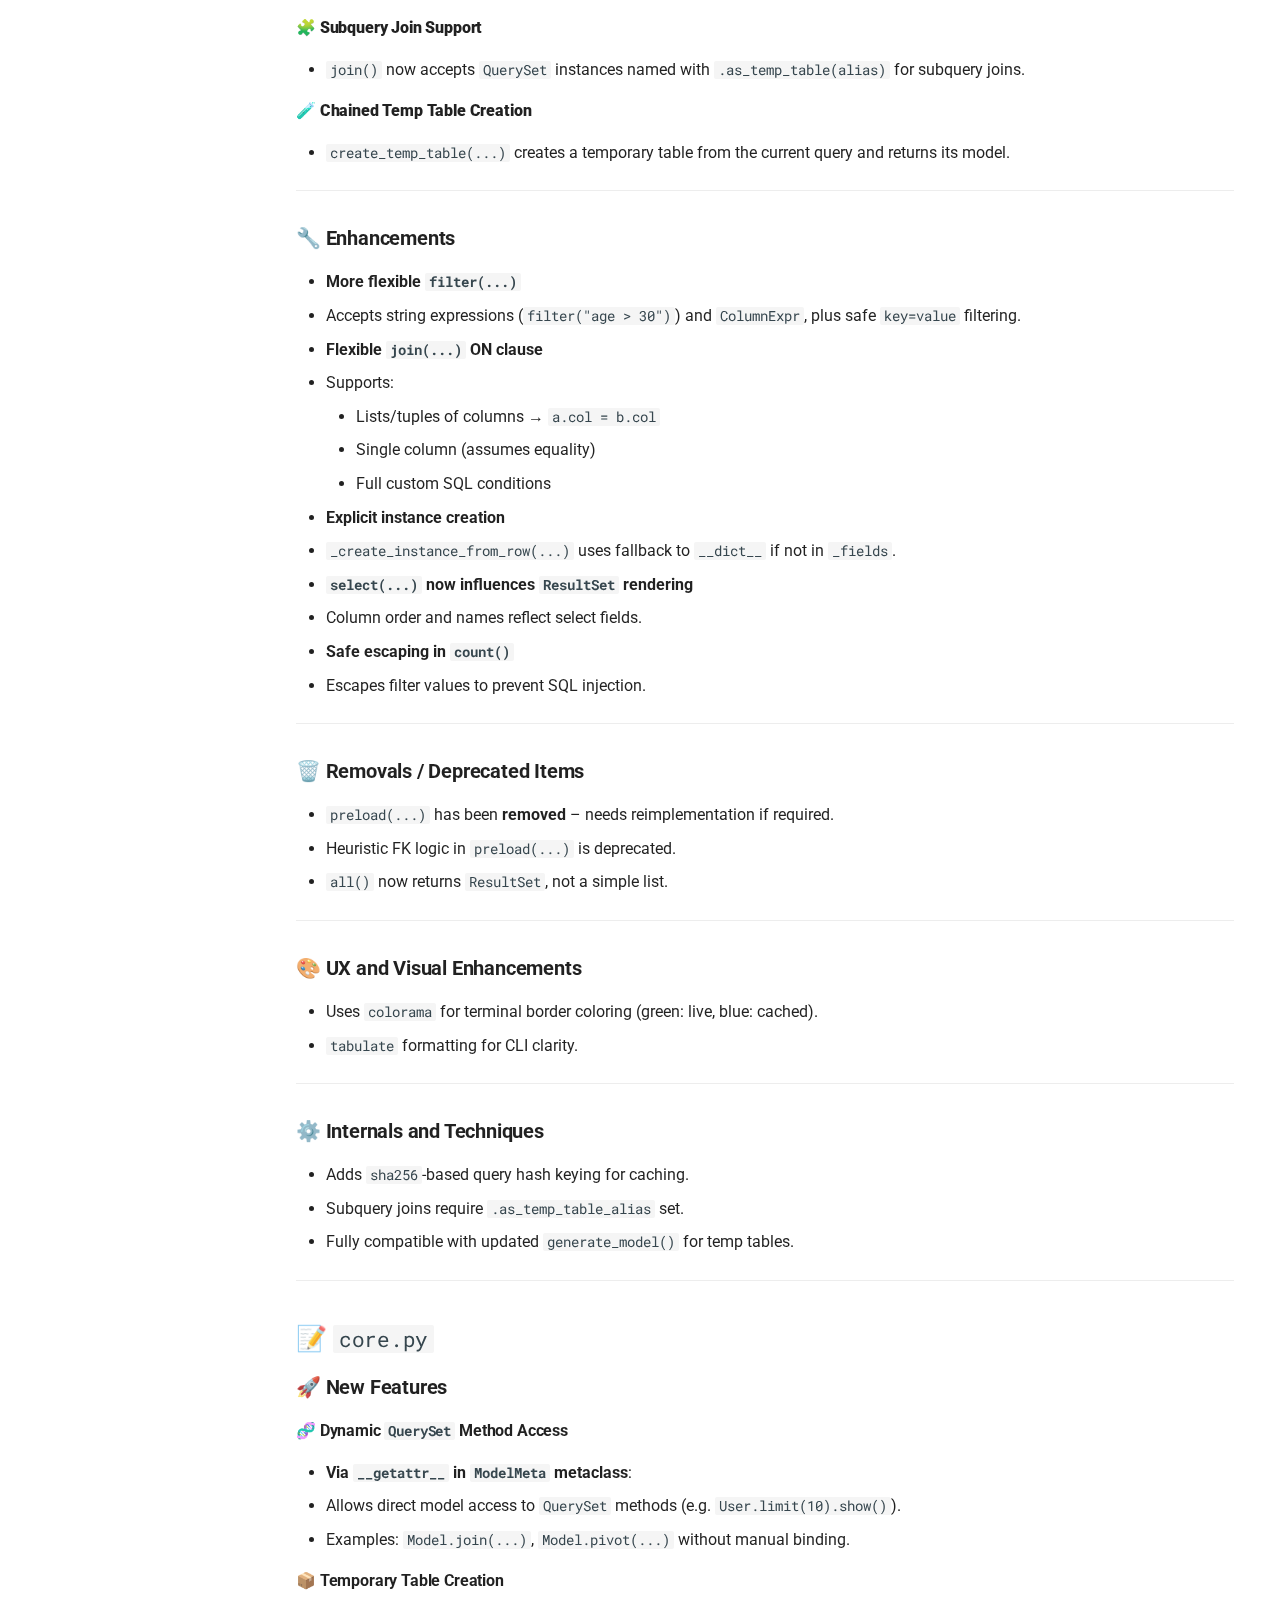
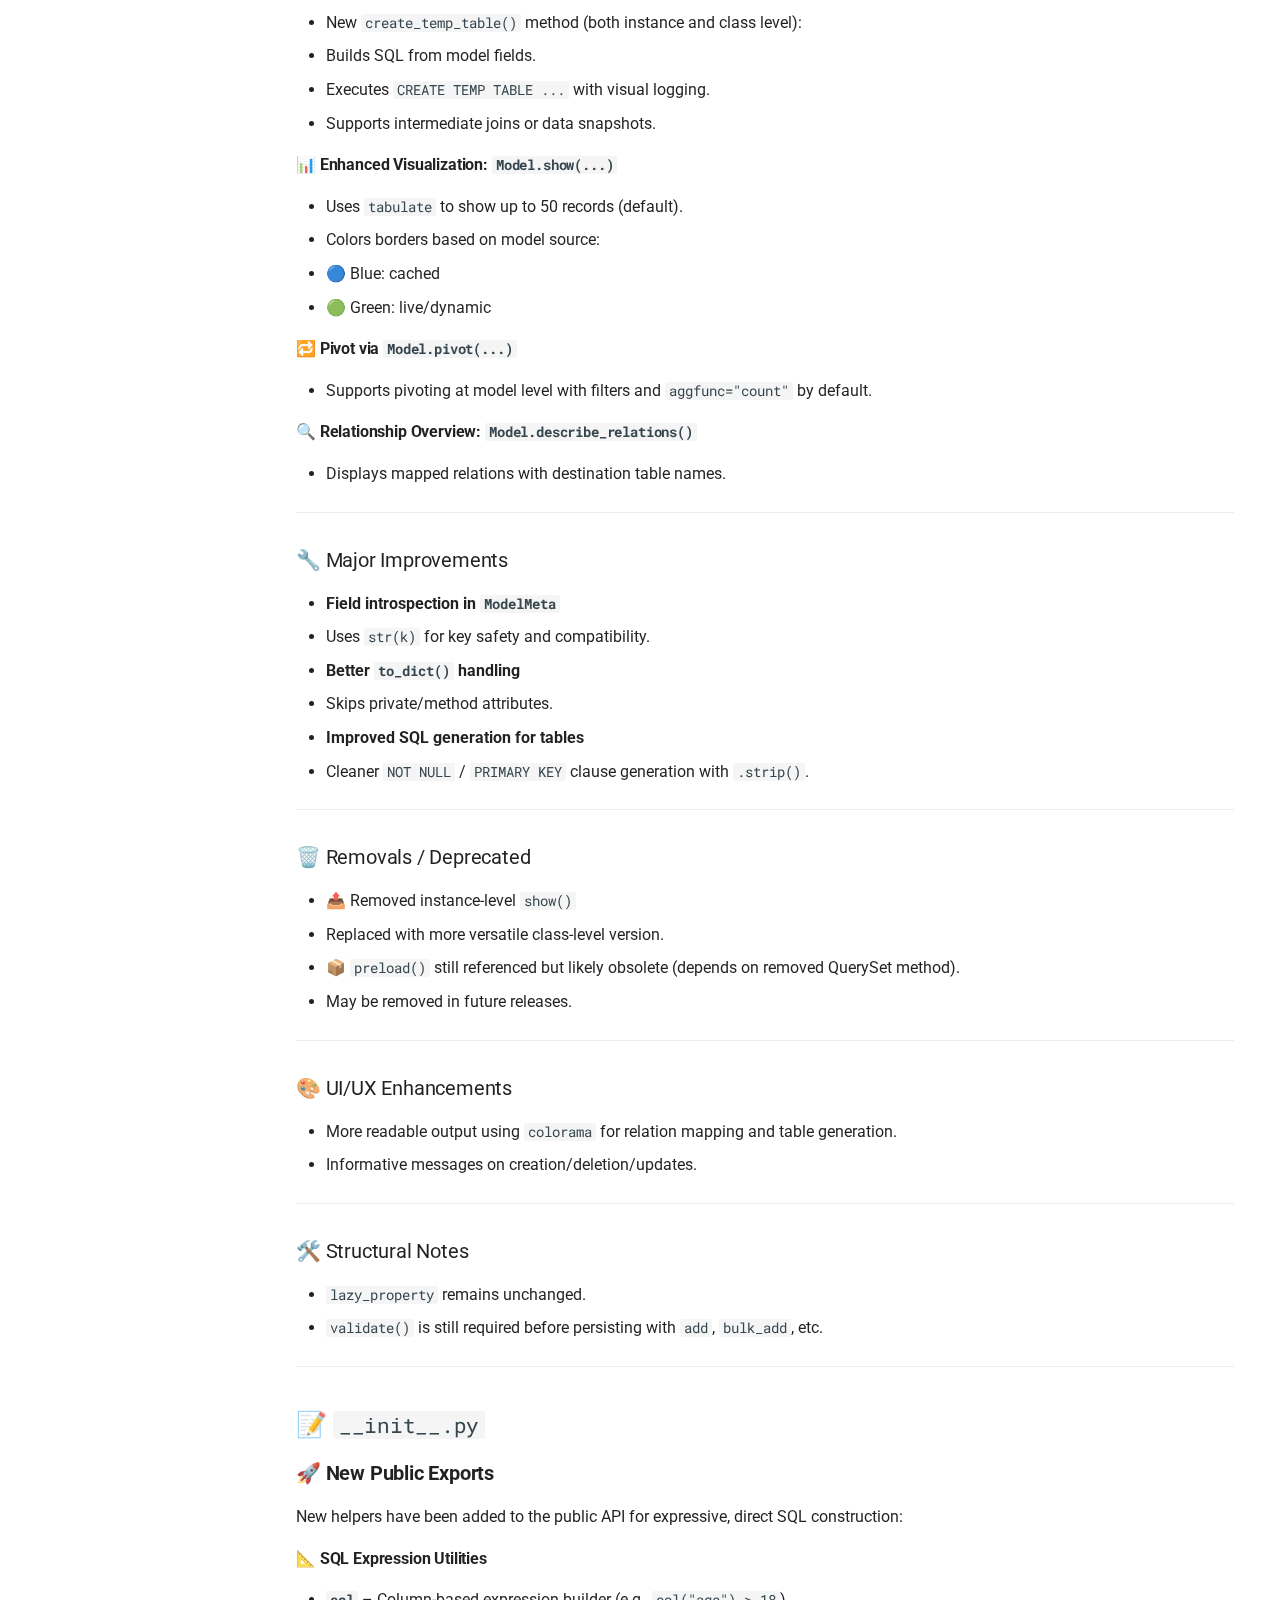
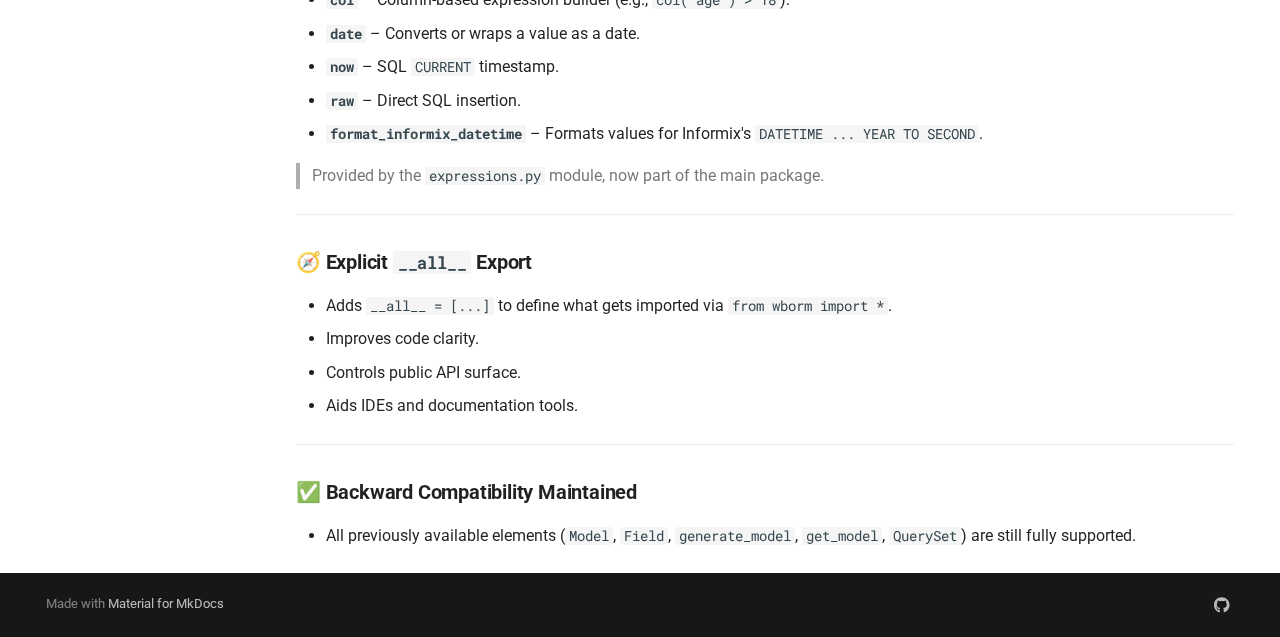
<file: en/changelog/index.html>
<!doctype html>
<html lang="en" class="no-js">
  <head>
    
      <meta charset="utf-8">
      <meta name="viewport" content="width=device-width,initial-scale=1">
      
        <meta name="description" content="ORM leve com suporte a JDBC e Informix">
      
      
        <meta name="author" content="Wanderson Batista">
      
      
        <link rel="canonical" href="https://wanderbatistaf.github.io/wborm/en/changelog/">
      
      
        <link rel="prev" href="../integra-wbjdbc/">
      
      
        <link rel="next" href="../por-que-usar/">
      
      
      <link rel="icon" href="../../images/wborm.png">
      <meta name="generator" content="mkdocs-1.6.1, mkdocs-material-9.6.11">
    
    
      
        <title>Changelog - WBORM</title>
      
    
    
      <link rel="stylesheet" href="../../assets/stylesheets/main.4af4bdda.min.css">
      
        
        <link rel="stylesheet" href="../../assets/stylesheets/palette.06af60db.min.css">
      
      


    
    
      
    
    
      
        
        
        <link rel="preconnect" href="https://fonts.gstatic.com" crossorigin>
        <link rel="stylesheet" href="https://fonts.googleapis.com/css?family=Roboto:300,300i,400,400i,700,700i%7CRoboto+Mono:400,400i,700,700i&display=fallback">
        <style>:root{--md-text-font:"Roboto";--md-code-font:"Roboto Mono"}</style>
      
    
    
      <link rel="stylesheet" href="../../assets/stylesheets/extra.css">
    
    <script>__md_scope=new URL("../..",location),__md_hash=e=>[...e].reduce(((e,_)=>(e<<5)-e+_.charCodeAt(0)),0),__md_get=(e,_=localStorage,t=__md_scope)=>JSON.parse(_.getItem(t.pathname+"."+e)),__md_set=(e,_,t=localStorage,a=__md_scope)=>{try{t.setItem(a.pathname+"."+e,JSON.stringify(_))}catch(e){}}</script>
    
      

    
    
    
  </head>
  
  
    
    
      
    
    
    
    
    <body dir="ltr" data-md-color-scheme="default" data-md-color-primary="indigo" data-md-color-accent="indigo">
  
    
    <input class="md-toggle" data-md-toggle="drawer" type="checkbox" id="__drawer" autocomplete="off">
    <input class="md-toggle" data-md-toggle="search" type="checkbox" id="__search" autocomplete="off">
    <label class="md-overlay" for="__drawer"></label>
    <div data-md-component="skip">
      
        
        <a href="#changelog-new-modules-and-features" class="md-skip">
          Skip to content
        </a>
      
    </div>
    <div data-md-component="announce">
      
    </div>
    
    
      

<header class="md-header" data-md-component="header">
  <nav class="md-header__inner md-grid" aria-label="Header">
    <a href="../" title="WBORM" class="md-header__button md-logo" aria-label="WBORM" data-md-component="logo">
      
  <img src="../../images/wborm.png" alt="logo">

    </a>
    <label class="md-header__button md-icon" for="__drawer">
      
      <svg xmlns="http://www.w3.org/2000/svg" viewBox="0 0 24 24"><path d="M3 6h18v2H3zm0 5h18v2H3zm0 5h18v2H3z"/></svg>
    </label>
    <div class="md-header__title" data-md-component="header-title">
      <div class="md-header__ellipsis">
        <div class="md-header__topic">
          <span class="md-ellipsis">
            WBORM
          </span>
        </div>
        <div class="md-header__topic" data-md-component="header-topic">
          <span class="md-ellipsis">
            
              Changelog
            
          </span>
        </div>
      </div>
    </div>
    
      
        <form class="md-header__option" data-md-component="palette">
  
    
    
    
    <input class="md-option" data-md-color-media="" data-md-color-scheme="default" data-md-color-primary="indigo" data-md-color-accent="indigo"  aria-hidden="true"  type="radio" name="__palette" id="__palette_0">
    
  
</form>
      
    
    
      <script>var palette=__md_get("__palette");if(palette&&palette.color){if("(prefers-color-scheme)"===palette.color.media){var media=matchMedia("(prefers-color-scheme: light)"),input=document.querySelector(media.matches?"[data-md-color-media='(prefers-color-scheme: light)']":"[data-md-color-media='(prefers-color-scheme: dark)']");palette.color.media=input.getAttribute("data-md-color-media"),palette.color.scheme=input.getAttribute("data-md-color-scheme"),palette.color.primary=input.getAttribute("data-md-color-primary"),palette.color.accent=input.getAttribute("data-md-color-accent")}for(var[key,value]of Object.entries(palette.color))document.body.setAttribute("data-md-color-"+key,value)}</script>
    
    
      <div class="md-header__option">
  <div class="md-select">
    
    <button class="md-header__button md-icon" aria-label="Select language">
      <svg xmlns="http://www.w3.org/2000/svg" viewBox="0 0 24 24"><path d="m12.87 15.07-2.54-2.51.03-.03A17.5 17.5 0 0 0 14.07 6H17V4h-7V2H8v2H1v2h11.17C11.5 7.92 10.44 9.75 9 11.35 8.07 10.32 7.3 9.19 6.69 8h-2c.73 1.63 1.73 3.17 2.98 4.56l-5.09 5.02L4 19l5-5 3.11 3.11zM18.5 10h-2L12 22h2l1.12-3h4.75L21 22h2zm-2.62 7 1.62-4.33L19.12 17z"/></svg>
    </button>
    <div class="md-select__inner">
      <ul class="md-select__list">
        
          <li class="md-select__item">
            <a href="../../changelog/" hreflang="pt" class="md-select__link">
              Português
            </a>
          </li>
        
          <li class="md-select__item">
            <a href="./" hreflang="en" class="md-select__link">
              English
            </a>
          </li>
        
      </ul>
    </div>
  </div>
</div>
    
    
    
      <div class="md-header__source">
        <a href="https://github.com/wanderbatistaf/wborm" title="Go to repository" class="md-source" data-md-component="source">
  <div class="md-source__icon md-icon">
    
    <svg xmlns="http://www.w3.org/2000/svg" viewBox="0 0 496 512"><!--! Font Awesome Free 6.7.2 by @fontawesome - https://fontawesome.com License - https://fontawesome.com/license/free (Icons: CC BY 4.0, Fonts: SIL OFL 1.1, Code: MIT License) Copyright 2024 Fonticons, Inc.--><path d="M165.9 397.4c0 2-2.3 3.6-5.2 3.6-3.3.3-5.6-1.3-5.6-3.6 0-2 2.3-3.6 5.2-3.6 3-.3 5.6 1.3 5.6 3.6m-31.1-4.5c-.7 2 1.3 4.3 4.3 4.9 2.6 1 5.6 0 6.2-2s-1.3-4.3-4.3-5.2c-2.6-.7-5.5.3-6.2 2.3m44.2-1.7c-2.9.7-4.9 2.6-4.6 4.9.3 2 2.9 3.3 5.9 2.6 2.9-.7 4.9-2.6 4.6-4.6-.3-1.9-3-3.2-5.9-2.9M244.8 8C106.1 8 0 113.3 0 252c0 110.9 69.8 205.8 169.5 239.2 12.8 2.3 17.3-5.6 17.3-12.1 0-6.2-.3-40.4-.3-61.4 0 0-70 15-84.7-29.8 0 0-11.4-29.1-27.8-36.6 0 0-22.9-15.7 1.6-15.4 0 0 24.9 2 38.6 25.8 21.9 38.6 58.6 27.5 72.9 20.9 2.3-16 8.8-27.1 16-33.7-55.9-6.2-112.3-14.3-112.3-110.5 0-27.5 7.6-41.3 23.6-58.9-2.6-6.5-11.1-33.3 2.6-67.9 20.9-6.5 69 27 69 27 20-5.6 41.5-8.5 62.8-8.5s42.8 2.9 62.8 8.5c0 0 48.1-33.6 69-27 13.7 34.7 5.2 61.4 2.6 67.9 16 17.7 25.8 31.5 25.8 58.9 0 96.5-58.9 104.2-114.8 110.5 9.2 7.9 17 22.9 17 46.4 0 33.7-.3 75.4-.3 83.6 0 6.5 4.6 14.4 17.3 12.1C428.2 457.8 496 362.9 496 252 496 113.3 383.5 8 244.8 8M97.2 352.9c-1.3 1-1 3.3.7 5.2 1.6 1.6 3.9 2.3 5.2 1 1.3-1 1-3.3-.7-5.2-1.6-1.6-3.9-2.3-5.2-1m-10.8-8.1c-.7 1.3.3 2.9 2.3 3.9 1.6 1 3.6.7 4.3-.7.7-1.3-.3-2.9-2.3-3.9-2-.6-3.6-.3-4.3.7m32.4 35.6c-1.6 1.3-1 4.3 1.3 6.2 2.3 2.3 5.2 2.6 6.5 1 1.3-1.3.7-4.3-1.3-6.2-2.2-2.3-5.2-2.6-6.5-1m-11.4-14.7c-1.6 1-1.6 3.6 0 5.9s4.3 3.3 5.6 2.3c1.6-1.3 1.6-3.9 0-6.2-1.4-2.3-4-3.3-5.6-2"/></svg>
  </div>
  <div class="md-source__repository">
    wanderbatistaf/wborm
  </div>
</a>
      </div>
    
  </nav>
  
</header>
    
    <div class="md-container" data-md-component="container">
      
      
        
          
            
<nav class="md-tabs" aria-label="Tabs" data-md-component="tabs">
  <div class="md-grid">
    <ul class="md-tabs__list">
      
        
  
  
  
  
    <li class="md-tabs__item">
      <a href="../" class="md-tabs__link">
        
  
  
    
  
  Início

      </a>
    </li>
  

      
        
  
  
  
  
    <li class="md-tabs__item">
      <a href="../modelos/" class="md-tabs__link">
        
  
  
    
  
  Modelos

      </a>
    </li>
  

      
        
  
  
  
  
    <li class="md-tabs__item">
      <a href="../exemplos/" class="md-tabs__link">
        
  
  
    
  
  Exemplos

      </a>
    </li>
  

      
        
  
  
  
  
    <li class="md-tabs__item">
      <a href="../integra-wbjdbc/" class="md-tabs__link">
        
  
  
    
  
  Integração wbjdbc

      </a>
    </li>
  

      
        
  
  
  
    
  
  
    <li class="md-tabs__item md-tabs__item--active">
      <a href="./" class="md-tabs__link">
        
  
  
    
  
  Changelog

      </a>
    </li>
  

      
        
  
  
  
  
    <li class="md-tabs__item">
      <a href="../por-que-usar/" class="md-tabs__link">
        
  
  
    
  
  Sobre

      </a>
    </li>
  

      
    </ul>
  </div>
</nav>
          
        
      
      <main class="md-main" data-md-component="main">
        <div class="md-main__inner md-grid">
          
            
              
              <div class="md-sidebar md-sidebar--primary" data-md-component="sidebar" data-md-type="navigation" >
                <div class="md-sidebar__scrollwrap">
                  <div class="md-sidebar__inner">
                    


  


  

<nav class="md-nav md-nav--primary md-nav--lifted md-nav--integrated" aria-label="Navigation" data-md-level="0">
  <label class="md-nav__title" for="__drawer">
    <a href="../" title="WBORM" class="md-nav__button md-logo" aria-label="WBORM" data-md-component="logo">
      
  <img src="../../images/wborm.png" alt="logo">

    </a>
    WBORM
  </label>
  
    <div class="md-nav__source">
      <a href="https://github.com/wanderbatistaf/wborm" title="Go to repository" class="md-source" data-md-component="source">
  <div class="md-source__icon md-icon">
    
    <svg xmlns="http://www.w3.org/2000/svg" viewBox="0 0 496 512"><!--! Font Awesome Free 6.7.2 by @fontawesome - https://fontawesome.com License - https://fontawesome.com/license/free (Icons: CC BY 4.0, Fonts: SIL OFL 1.1, Code: MIT License) Copyright 2024 Fonticons, Inc.--><path d="M165.9 397.4c0 2-2.3 3.6-5.2 3.6-3.3.3-5.6-1.3-5.6-3.6 0-2 2.3-3.6 5.2-3.6 3-.3 5.6 1.3 5.6 3.6m-31.1-4.5c-.7 2 1.3 4.3 4.3 4.9 2.6 1 5.6 0 6.2-2s-1.3-4.3-4.3-5.2c-2.6-.7-5.5.3-6.2 2.3m44.2-1.7c-2.9.7-4.9 2.6-4.6 4.9.3 2 2.9 3.3 5.9 2.6 2.9-.7 4.9-2.6 4.6-4.6-.3-1.9-3-3.2-5.9-2.9M244.8 8C106.1 8 0 113.3 0 252c0 110.9 69.8 205.8 169.5 239.2 12.8 2.3 17.3-5.6 17.3-12.1 0-6.2-.3-40.4-.3-61.4 0 0-70 15-84.7-29.8 0 0-11.4-29.1-27.8-36.6 0 0-22.9-15.7 1.6-15.4 0 0 24.9 2 38.6 25.8 21.9 38.6 58.6 27.5 72.9 20.9 2.3-16 8.8-27.1 16-33.7-55.9-6.2-112.3-14.3-112.3-110.5 0-27.5 7.6-41.3 23.6-58.9-2.6-6.5-11.1-33.3 2.6-67.9 20.9-6.5 69 27 69 27 20-5.6 41.5-8.5 62.8-8.5s42.8 2.9 62.8 8.5c0 0 48.1-33.6 69-27 13.7 34.7 5.2 61.4 2.6 67.9 16 17.7 25.8 31.5 25.8 58.9 0 96.5-58.9 104.2-114.8 110.5 9.2 7.9 17 22.9 17 46.4 0 33.7-.3 75.4-.3 83.6 0 6.5 4.6 14.4 17.3 12.1C428.2 457.8 496 362.9 496 252 496 113.3 383.5 8 244.8 8M97.2 352.9c-1.3 1-1 3.3.7 5.2 1.6 1.6 3.9 2.3 5.2 1 1.3-1 1-3.3-.7-5.2-1.6-1.6-3.9-2.3-5.2-1m-10.8-8.1c-.7 1.3.3 2.9 2.3 3.9 1.6 1 3.6.7 4.3-.7.7-1.3-.3-2.9-2.3-3.9-2-.6-3.6-.3-4.3.7m32.4 35.6c-1.6 1.3-1 4.3 1.3 6.2 2.3 2.3 5.2 2.6 6.5 1 1.3-1.3.7-4.3-1.3-6.2-2.2-2.3-5.2-2.6-6.5-1m-11.4-14.7c-1.6 1-1.6 3.6 0 5.9s4.3 3.3 5.6 2.3c1.6-1.3 1.6-3.9 0-6.2-1.4-2.3-4-3.3-5.6-2"/></svg>
  </div>
  <div class="md-source__repository">
    wanderbatistaf/wborm
  </div>
</a>
    </div>
  
  <ul class="md-nav__list" data-md-scrollfix>
    
      
      
  
  
  
  
    <li class="md-nav__item">
      <a href="../" class="md-nav__link">
        
  
  
  <span class="md-ellipsis">
    Início
    
  </span>
  

      </a>
    </li>
  

    
      
      
  
  
  
  
    <li class="md-nav__item">
      <a href="../modelos/" class="md-nav__link">
        
  
  
  <span class="md-ellipsis">
    Modelos
    
  </span>
  

      </a>
    </li>
  

    
      
      
  
  
  
  
    <li class="md-nav__item">
      <a href="../exemplos/" class="md-nav__link">
        
  
  
  <span class="md-ellipsis">
    Exemplos
    
  </span>
  

      </a>
    </li>
  

    
      
      
  
  
  
  
    <li class="md-nav__item">
      <a href="../integra-wbjdbc/" class="md-nav__link">
        
  
  
  <span class="md-ellipsis">
    Integração wbjdbc
    
  </span>
  

      </a>
    </li>
  

    
      
      
  
  
    
  
  
  
    <li class="md-nav__item md-nav__item--active">
      
      <input class="md-nav__toggle md-toggle" type="checkbox" id="__toc">
      
      
      
        <label class="md-nav__link md-nav__link--active" for="__toc">
          
  
  
  <span class="md-ellipsis">
    Changelog
    
  </span>
  

          <span class="md-nav__icon md-icon"></span>
        </label>
      
      <a href="./" class="md-nav__link md-nav__link--active">
        
  
  
  <span class="md-ellipsis">
    Changelog
    
  </span>
  

      </a>
      
        

<nav class="md-nav md-nav--secondary" aria-label="Table of contents">
  
  
  
  
    <label class="md-nav__title" for="__toc">
      <span class="md-nav__icon md-icon"></span>
      Table of contents
    </label>
    <ul class="md-nav__list" data-md-component="toc" data-md-scrollfix>
      
        <li class="md-nav__item">
  <a href="#changelog-new-modules-and-features" class="md-nav__link">
    <span class="md-ellipsis">
      📝 Changelog – New Modules and Features
    </span>
  </a>
  
    <nav class="md-nav" aria-label="📝 Changelog – New Modules and Features">
      <ul class="md-nav__list">
        
          <li class="md-nav__item">
  <a href="#registrypy-global-model-and-cache-registry" class="md-nav__link">
    <span class="md-ellipsis">
      📚 registry.py – Global Model and Cache Registry
    </span>
  </a>
  
    <nav class="md-nav" aria-label="📚 registry.py – Global Model and Cache Registry">
      <ul class="md-nav__list">
        
          <li class="md-nav__item">
  <a href="#global-structure" class="md-nav__link">
    <span class="md-ellipsis">
      🗂️ Global Structure
    </span>
  </a>
  
</li>
        
      </ul>
    </nav>
  
</li>
        
          <li class="md-nav__item">
  <a href="#model_cachepy-persistent-model-caching-on-disk" class="md-nav__link">
    <span class="md-ellipsis">
      📦 model_cache.py – Persistent Model Caching on Disk
    </span>
  </a>
  
    <nav class="md-nav" aria-label="📦 model_cache.py – Persistent Model Caching on Disk">
      <ul class="md-nav__list">
        
          <li class="md-nav__item">
  <a href="#encryption-and-storage" class="md-nav__link">
    <span class="md-ellipsis">
      🔐 Encryption and Storage
    </span>
  </a>
  
</li>
        
          <li class="md-nav__item">
  <a href="#key-functions" class="md-nav__link">
    <span class="md-ellipsis">
      📤 Key Functions
    </span>
  </a>
  
</li>
        
          <li class="md-nav__item">
  <a href="#security" class="md-nav__link">
    <span class="md-ellipsis">
      🔑 Security
    </span>
  </a>
  
</li>
        
      </ul>
    </nav>
  
</li>
        
          <li class="md-nav__item">
  <a href="#expressionspy-custom-sql-expressions" class="md-nav__link">
    <span class="md-ellipsis">
      🧠 expressions.py – Custom SQL Expressions
    </span>
  </a>
  
    <nav class="md-nav" aria-label="🧠 expressions.py – Custom SQL Expressions">
      <ul class="md-nav__list">
        
          <li class="md-nav__item">
  <a href="#declarative-expressions" class="md-nav__link">
    <span class="md-ellipsis">
      📐 Declarative Expressions
    </span>
  </a>
  
</li>
        
          <li class="md-nav__item">
  <a href="#utility-functions-for-queries" class="md-nav__link">
    <span class="md-ellipsis">
      🔧 Utility Functions for Queries
    </span>
  </a>
  
</li>
        
      </ul>
    </nav>
  
</li>
        
      </ul>
    </nav>
  
</li>
      
        <li class="md-nav__item">
  <a href="#utilspy" class="md-nav__link">
    <span class="md-ellipsis">
      📝 utils.py
    </span>
  </a>
  
    <nav class="md-nav" aria-label="📝 utils.py">
      <ul class="md-nav__list">
        
          <li class="md-nav__item">
  <a href="#new-features" class="md-nav__link">
    <span class="md-ellipsis">
      🚀 New Features
    </span>
  </a>
  
</li>
        
          <li class="md-nav__item">
  <a href="#improvements" class="md-nav__link">
    <span class="md-ellipsis">
      🔧 Improvements
    </span>
  </a>
  
</li>
        
          <li class="md-nav__item">
  <a href="#removals" class="md-nav__link">
    <span class="md-ellipsis">
      🗑️ Removals
    </span>
  </a>
  
</li>
        
          <li class="md-nav__item">
  <a href="#technical-notes" class="md-nav__link">
    <span class="md-ellipsis">
      ⚠️ Technical Notes
    </span>
  </a>
  
</li>
        
      </ul>
    </nav>
  
</li>
      
        <li class="md-nav__item">
  <a href="#introspectpy" class="md-nav__link">
    <span class="md-ellipsis">
      📝 introspect.py
    </span>
  </a>
  
    <nav class="md-nav" aria-label="📝 introspect.py">
      <ul class="md-nav__list">
        
          <li class="md-nav__item">
  <a href="#robust-improvements-to-get_foreign_keys" class="md-nav__link">
    <span class="md-ellipsis">
      🚀 Robust Improvements to get_foreign_keys()
    </span>
  </a>
  
    <nav class="md-nav" aria-label="🚀 Robust Improvements to get_foreign_keys()">
      <ul class="md-nav__list">
        
          <li class="md-nav__item">
  <a href="#index-based-fk-analysis" class="md-nav__link">
    <span class="md-ellipsis">
      🔍 Index-Based FK Analysis
    </span>
  </a>
  
</li>
        
          <li class="md-nav__item">
  <a href="#semantic-accuracy-fixes" class="md-nav__link">
    <span class="md-ellipsis">
      🧠 Semantic Accuracy Fixes
    </span>
  </a>
  
</li>
        
          <li class="md-nav__item">
  <a href="#coalesce-usage" class="md-nav__link">
    <span class="md-ellipsis">
      🧹 COALESCE usage
    </span>
  </a>
  
</li>
        
      </ul>
    </nav>
  
</li>
        
          <li class="md-nav__item">
  <a href="#other-technical-adjustments" class="md-nav__link">
    <span class="md-ellipsis">
      🛠️ Other Technical Adjustments
    </span>
  </a>
  
</li>
        
          <li class="md-nav__item">
  <a href="#no-changes-to-introspect_table" class="md-nav__link">
    <span class="md-ellipsis">
      ✅ No Changes to introspect_table()
    </span>
  </a>
  
</li>
        
      </ul>
    </nav>
  
</li>
      
        <li class="md-nav__item">
  <a href="#querypy" class="md-nav__link">
    <span class="md-ellipsis">
      📝 query.py
    </span>
  </a>
  
    <nav class="md-nav" aria-label="📝 query.py">
      <ul class="md-nav__list">
        
          <li class="md-nav__item">
  <a href="#new-features_1" class="md-nav__link">
    <span class="md-ellipsis">
      🚀 New Features
    </span>
  </a>
  
    <nav class="md-nav" aria-label="🚀 New Features">
      <ul class="md-nav__list">
        
          <li class="md-nav__item">
  <a href="#query-result-caching" class="md-nav__link">
    <span class="md-ellipsis">
      🧠 Query Result Caching
    </span>
  </a>
  
</li>
        
          <li class="md-nav__item">
  <a href="#advanced-resultset-class" class="md-nav__link">
    <span class="md-ellipsis">
      🧾 Advanced ResultSet Class
    </span>
  </a>
  
</li>
        
          <li class="md-nav__item">
  <a href="#pivot-function" class="md-nav__link">
    <span class="md-ellipsis">
      📊 pivot(...) Function
    </span>
  </a>
  
</li>
        
          <li class="md-nav__item">
  <a href="#show-in-queryset" class="md-nav__link">
    <span class="md-ellipsis">
      🧪 show(...) in QuerySet
    </span>
  </a>
  
</li>
        
          <li class="md-nav__item">
  <a href="#subquery-join-support" class="md-nav__link">
    <span class="md-ellipsis">
      🧩 Subquery Join Support
    </span>
  </a>
  
</li>
        
          <li class="md-nav__item">
  <a href="#chained-temp-table-creation" class="md-nav__link">
    <span class="md-ellipsis">
      🧪 Chained Temp Table Creation
    </span>
  </a>
  
</li>
        
      </ul>
    </nav>
  
</li>
        
          <li class="md-nav__item">
  <a href="#enhancements" class="md-nav__link">
    <span class="md-ellipsis">
      🔧 Enhancements
    </span>
  </a>
  
</li>
        
          <li class="md-nav__item">
  <a href="#removals-deprecated-items" class="md-nav__link">
    <span class="md-ellipsis">
      🗑️ Removals / Deprecated Items
    </span>
  </a>
  
</li>
        
          <li class="md-nav__item">
  <a href="#ux-and-visual-enhancements" class="md-nav__link">
    <span class="md-ellipsis">
      🎨 UX and Visual Enhancements
    </span>
  </a>
  
</li>
        
          <li class="md-nav__item">
  <a href="#internals-and-techniques" class="md-nav__link">
    <span class="md-ellipsis">
      ⚙️ Internals and Techniques
    </span>
  </a>
  
</li>
        
      </ul>
    </nav>
  
</li>
      
        <li class="md-nav__item">
  <a href="#corepy" class="md-nav__link">
    <span class="md-ellipsis">
      📝 core.py
    </span>
  </a>
  
    <nav class="md-nav" aria-label="📝 core.py">
      <ul class="md-nav__list">
        
          <li class="md-nav__item">
  <a href="#new-features_2" class="md-nav__link">
    <span class="md-ellipsis">
      🚀 New Features
    </span>
  </a>
  
    <nav class="md-nav" aria-label="🚀 New Features">
      <ul class="md-nav__list">
        
          <li class="md-nav__item">
  <a href="#dynamic-queryset-method-access" class="md-nav__link">
    <span class="md-ellipsis">
      🧬 Dynamic QuerySet Method Access
    </span>
  </a>
  
</li>
        
          <li class="md-nav__item">
  <a href="#temporary-table-creation" class="md-nav__link">
    <span class="md-ellipsis">
      📦 Temporary Table Creation
    </span>
  </a>
  
</li>
        
          <li class="md-nav__item">
  <a href="#enhanced-visualization-modelshow" class="md-nav__link">
    <span class="md-ellipsis">
      📊 Enhanced Visualization: Model.show(...)
    </span>
  </a>
  
</li>
        
          <li class="md-nav__item">
  <a href="#pivot-via-modelpivot" class="md-nav__link">
    <span class="md-ellipsis">
      🔁 Pivot via Model.pivot(...)
    </span>
  </a>
  
</li>
        
          <li class="md-nav__item">
  <a href="#relationship-overview-modeldescribe_relations" class="md-nav__link">
    <span class="md-ellipsis">
      🔍 Relationship Overview: Model.describe_relations()
    </span>
  </a>
  
</li>
        
      </ul>
    </nav>
  
</li>
        
          <li class="md-nav__item">
  <a href="#major-improvements" class="md-nav__link">
    <span class="md-ellipsis">
      🔧 Major Improvements
    </span>
  </a>
  
</li>
        
          <li class="md-nav__item">
  <a href="#removals-deprecated" class="md-nav__link">
    <span class="md-ellipsis">
      🗑️ Removals / Deprecated
    </span>
  </a>
  
</li>
        
          <li class="md-nav__item">
  <a href="#uiux-enhancements" class="md-nav__link">
    <span class="md-ellipsis">
      🎨 UI/UX Enhancements
    </span>
  </a>
  
</li>
        
          <li class="md-nav__item">
  <a href="#structural-notes" class="md-nav__link">
    <span class="md-ellipsis">
      🛠️ Structural Notes
    </span>
  </a>
  
</li>
        
      </ul>
    </nav>
  
</li>
      
        <li class="md-nav__item">
  <a href="#__init__py" class="md-nav__link">
    <span class="md-ellipsis">
      📝 __init__.py
    </span>
  </a>
  
    <nav class="md-nav" aria-label="📝 __init__.py">
      <ul class="md-nav__list">
        
          <li class="md-nav__item">
  <a href="#new-public-exports" class="md-nav__link">
    <span class="md-ellipsis">
      🚀 New Public Exports
    </span>
  </a>
  
    <nav class="md-nav" aria-label="🚀 New Public Exports">
      <ul class="md-nav__list">
        
          <li class="md-nav__item">
  <a href="#sql-expression-utilities" class="md-nav__link">
    <span class="md-ellipsis">
      📐 SQL Expression Utilities
    </span>
  </a>
  
</li>
        
      </ul>
    </nav>
  
</li>
        
          <li class="md-nav__item">
  <a href="#explicit-__all__-export" class="md-nav__link">
    <span class="md-ellipsis">
      🧭 Explicit __all__ Export
    </span>
  </a>
  
</li>
        
          <li class="md-nav__item">
  <a href="#backward-compatibility-maintained" class="md-nav__link">
    <span class="md-ellipsis">
      ✅ Backward Compatibility Maintained
    </span>
  </a>
  
</li>
        
      </ul>
    </nav>
  
</li>
      
    </ul>
  
</nav>
      
    </li>
  

    
      
      
  
  
  
  
    <li class="md-nav__item">
      <a href="../por-que-usar/" class="md-nav__link">
        
  
  
  <span class="md-ellipsis">
    Sobre
    
  </span>
  

      </a>
    </li>
  

    
  </ul>
</nav>
                  </div>
                </div>
              </div>
            
            
          
          
            <div class="md-content" data-md-component="content">
              <article class="md-content__inner md-typeset">
                
                  


  
  


  <h1>Changelog</h1>

<h2 id="changelog-new-modules-and-features">📝 <strong>Changelog – New Modules and Features</strong><a class="headerlink" href="#changelog-new-modules-and-features" title="Permanent link">&para;</a></h2>
<hr />
<h3 id="registrypy-global-model-and-cache-registry">📚 <code>registry.py</code> – <strong>Global Model and Cache Registry</strong><a class="headerlink" href="#registrypy-global-model-and-cache-registry" title="Permanent link">&para;</a></h3>
<h4 id="global-structure">🗂️ Global Structure<a class="headerlink" href="#global-structure" title="Permanent link">&para;</a></h4>
<ul>
<li><code>_model_registry</code>: stores all generated <code>Model</code> classes available for autocomplete and reuse.</li>
<li><code>_model_cache</code>: maps models by <code>(table_name, conn_id)</code> to avoid redundant recreation.</li>
<li><code>_query_result_cache</code>: in-memory cache for query results with TTL, used in <code>QuerySet</code>.</li>
</ul>
<blockquote>
<p>This module provides the foundation for features like:
- Query result caching (with <code>live()</code> to bypass).
- Automatic model reloads.
- Stub generation based on dynamically loaded models.</p>
</blockquote>
<hr />
<h3 id="model_cachepy-persistent-model-caching-on-disk">📦 <code>model_cache.py</code> – <strong>Persistent Model Caching on Disk</strong><a class="headerlink" href="#model_cachepy-persistent-model-caching-on-disk" title="Permanent link">&para;</a></h3>
<h4 id="encryption-and-storage">🔐 Encryption and Storage<a class="headerlink" href="#encryption-and-storage" title="Permanent link">&para;</a></h4>
<ul>
<li>Implements encrypted model caching in <code>.wbmodels/</code> using a Fernet key saved in <code>.wbormkey</code>.</li>
<li>Models are serialized with <code>pickle</code>, encrypted, and saved with <code>.wbm</code> extension.</li>
</ul>
<h4 id="key-functions">📤 Key Functions<a class="headerlink" href="#key-functions" title="Permanent link">&para;</a></h4>
<ul>
<li><code>save_model_to_disk(table_name, model_cls)</code></li>
<li>Saves a model class as a dictionary of serializable attributes (fields and relations).</li>
<li><code>try_load_model_from_disk(table_name, conn)</code></li>
<li>Attempts to load a previously saved model, rebuilds the class using <code>ModelMeta</code>, and registers it.</li>
<li><code>generate_model_stub(output_path)</code></li>
<li>Automatically generates a <code>.pyi</code> stub file for autocomplete support in editors.</li>
</ul>
<h4 id="security">🔑 Security<a class="headerlink" href="#security" title="Permanent link">&para;</a></h4>
<ul>
<li>Uses <code>cryptography.fernet.Fernet</code> to ensure secure caching, even if files are exposed.</li>
</ul>
<hr />
<h3 id="expressionspy-custom-sql-expressions">🧠 <code>expressions.py</code> – <strong>Custom SQL Expressions</strong><a class="headerlink" href="#expressionspy-custom-sql-expressions" title="Permanent link">&para;</a></h3>
<h4 id="declarative-expressions">📐 Declarative Expressions<a class="headerlink" href="#declarative-expressions" title="Permanent link">&para;</a></h4>
<ul>
<li><strong><code>Expression</code> class</strong> allows for clean, safe SQL expressions:</li>
<li>Supported operators: <code>==</code>, <code>!=</code>, <code>&gt;</code>, <code>&lt;</code>, <code>&gt;=</code>, <code>&lt;=</code>.</li>
<li>Integrates with <code>datetime</code> values using automatic conversion.</li>
</ul>
<h4 id="utility-functions-for-queries">🔧 Utility Functions for Queries<a class="headerlink" href="#utility-functions-for-queries" title="Permanent link">&para;</a></h4>
<ul>
<li><code>col(name)</code> – builds a column-based expression.</li>
<li><code>date(field)</code> – wraps a field with Informix's <code>DATE(...)</code>.</li>
<li><code>now()</code> – returns the <code>CURRENT</code> SQL keyword.</li>
<li><code>raw(expr)</code> – inserts raw SQL directly.</li>
<li><code>format_informix_datetime(value)</code> – converts <code>datetime</code> or <code>str</code> to <code>DATETIME(...) YEAR TO SECOND</code>, supporting ISO8601 or fallback to raw strings.</li>
</ul>
<blockquote>
<p>These functions are available directly via the main package <code>__init__.py</code>:
<div class="highlight"><pre><span></span><code><span class="kn">from</span><span class="w"> </span><span class="nn">wborm</span><span class="w"> </span><span class="kn">import</span> <span class="n">col</span><span class="p">,</span> <span class="n">now</span><span class="p">,</span> <span class="n">raw</span>
</code></pre></div></p>
</blockquote>
<hr />
<h2 id="utilspy">📝 <strong><code>utils.py</code></strong><a class="headerlink" href="#utilspy" title="Permanent link">&para;</a></h2>
<h3 id="new-features">🚀 <strong>New Features</strong><a class="headerlink" href="#new-features" title="Permanent link">&para;</a></h3>
<ul>
<li><strong>Local model caching</strong></li>
<li>Automatically checks for cached models using <code>try_load_model_from_disk()</code> before regenerating.</li>
<li>
<p>Generated models are saved using <code>save_model_to_disk()</code> for future reuse.</p>
</li>
<li>
<p><strong>Global scope injection</strong></p>
</li>
<li>
<p>Adds <code>inject_globals=True</code> to assign models to global variables by table name.</p>
</li>
<li>
<p><strong>Autocomplete stub</strong></p>
</li>
<li>
<p>Introduces <code>generate_model_stub()</code> to generate <code>.pyi</code> files post-generation for editor autocomplete.</p>
</li>
<li>
<p><strong>Model listing</strong></p>
</li>
<li>
<p>Adds <code>list_models()</code> to:</p>
<ul>
<li>List all models loaded from the database (if connected).</li>
<li>List cached models from <code>.wbmodels/</code> if not connected, with decryption via <code>cryptography.fernet</code>.</li>
</ul>
</li>
<li>
<p><strong>Batch model generation</strong></p>
</li>
<li>
<p>Adds <code>generate_all_models(conn)</code> to introspect all tables (and optionally views) with verbosity control and global injection.</p>
</li>
<li>
<p><strong>Secure model access by name</strong></p>
</li>
<li>
<p>Adds <code>get_model_by_name(name)</code> for direct access from <code>_model_registry</code>.</p>
</li>
<li>
<p><strong>Create temp tables from queryset</strong></p>
</li>
<li>Adds <code>create_temp_table_from_queryset(...)</code> to generate <code>TEMP TABLE</code>s from ORM queries.</li>
</ul>
<hr />
<h3 id="improvements">🔧 <strong>Improvements</strong><a class="headerlink" href="#improvements" title="Permanent link">&para;</a></h3>
<ul>
<li><strong>FK exception handling</strong></li>
<li>
<p>Uses <code>try/except</code> to gracefully handle foreign key reading errors with warnings.</p>
</li>
<li>
<p><strong>Explicit model module</strong></p>
</li>
<li>
<p>Sets <code>__module__</code> of models to <code>"wborm.core"</code> for accurate tracking and autocomplete support.</p>
</li>
<li>
<p><strong>Global model registry</strong></p>
</li>
<li>
<p>Adds <code>_model_registry</code> usage in addition to <code>_model_cache</code> for name-based lookups.</p>
</li>
<li>
<p><strong>Improved name mapping</strong></p>
</li>
<li>
<p>Ensures field and variable names are treated as <code>str(col["name"])</code> to avoid inconsistencies.</p>
</li>
<li>
<p><strong>Import separation</strong></p>
</li>
<li>Clearer organization of external vs. internal imports.</li>
</ul>
<hr />
<h3 id="removals">🗑️ <strong>Removals</strong><a class="headerlink" href="#removals" title="Permanent link">&para;</a></h3>
<ul>
<li>Nothing was removed. The update maintains <strong>full backward compatibility</strong> while expanding capabilities.</li>
</ul>
<hr />
<h3 id="technical-notes">⚠️ <strong>Technical Notes</strong><a class="headerlink" href="#technical-notes" title="Permanent link">&para;</a></h3>
<ul>
<li>Local caching requires:</li>
<li>Access to the encryption key (<code>get_or_create_key()</code>).</li>
<li>Proper permissions for <code>.wbmodels/</code>.</li>
<li>FK introspection may silently fail for robustness, but can hide subtle bugs if not logged.</li>
</ul>
<hr />
<h2 id="introspectpy">📝 <strong><code>introspect.py</code></strong><a class="headerlink" href="#introspectpy" title="Permanent link">&para;</a></h2>
<h3 id="robust-improvements-to-get_foreign_keys">🚀 <strong>Robust Improvements to <code>get_foreign_keys()</code></strong><a class="headerlink" href="#robust-improvements-to-get_foreign_keys" title="Permanent link">&para;</a></h3>
<h4 id="index-based-fk-analysis">🔍 <strong>Index-Based FK Analysis</strong><a class="headerlink" href="#index-based-fk-analysis" title="Permanent link">&para;</a></h4>
<ul>
<li>Now uses <code>sysindexes</code> to correctly identify FK and PK columns.</li>
<li>Supports up to <strong>16 index columns</strong> (<code>part1</code> to <code>part16</code>), allowing composite key detection.</li>
</ul>
<h4 id="semantic-accuracy-fixes">🧠 <strong>Semantic Accuracy Fixes</strong><a class="headerlink" href="#semantic-accuracy-fixes" title="Permanent link">&para;</a></h4>
<ul>
<li>Replaces <code>r.tabid = fk.tabid</code> join with <code>c.tabid = fk.tabid</code> for precision.</li>
<li>Adds <code>idx_fk.part1 IS NOT NULL AND idx_pk.part1 IS NOT NULL</code> filter to exclude corrupted/incomplete entries.</li>
</ul>
<h4 id="coalesce-usage">🧹 <strong><code>COALESCE</code> usage</strong><a class="headerlink" href="#coalesce-usage" title="Permanent link">&para;</a></h4>
<ul>
<li>Applies <code>COALESCE(..., '')</code> to avoid null comparison failures.</li>
</ul>
<hr />
<h3 id="other-technical-adjustments">🛠️ <strong>Other Technical Adjustments</strong><a class="headerlink" href="#other-technical-adjustments" title="Permanent link">&para;</a></h3>
<ul>
<li>Improved SQL indentation.</li>
<li>Retains aliases <code>fk</code>, <code>pk</code>, <code>fc</code>, <code>pc</code> with improved index-based joins.</li>
<li>Query structure refactored for long-term maintainability and Informix-style consistency.</li>
</ul>
<hr />
<h3 id="no-changes-to-introspect_table">✅ <strong>No Changes to <code>introspect_table()</code></strong><a class="headerlink" href="#no-changes-to-introspect_table" title="Permanent link">&para;</a></h3>
<ul>
<li>The <code>introspect_table(...)</code> function remains unchanged.</li>
<li>No impact on existing usage.</li>
<li>Same introspection logic.</li>
</ul>
<hr />
<h2 id="querypy">📝 <strong><code>query.py</code></strong><a class="headerlink" href="#querypy" title="Permanent link">&para;</a></h2>
<h3 id="new-features_1">🚀 <strong>New Features</strong><a class="headerlink" href="#new-features_1" title="Permanent link">&para;</a></h3>
<h4 id="query-result-caching">🧠 <strong>Query Result Caching</strong><a class="headerlink" href="#query-result-caching" title="Permanent link">&para;</a></h4>
<ul>
<li>Adds in-memory query result cache (<code>_query_result_cache</code>) with TTL (default <code>60s</code>).</li>
<li>Introduces <code>live()</code> to disable cache per-query.</li>
<li>Reuses cached results in <code>all()</code> if valid.</li>
</ul>
<h4 id="advanced-resultset-class">🧾 <strong>Advanced <code>ResultSet</code> Class</strong><a class="headerlink" href="#advanced-resultset-class" title="Permanent link">&para;</a></h4>
<ul>
<li>New <code>ResultSet</code> inherits from <code>list</code> and adds:</li>
<li><code>show(tablefmt="grid")</code>: tabulated result display with green (live) or blue (cache) borders.</li>
<li>Dynamic column detection or from <code>select(...)</code>.</li>
<li>Auto-removal of fully empty columns.</li>
</ul>
<h4 id="pivot-function">📊 <strong><code>pivot(...)</code> Function</strong><a class="headerlink" href="#pivot-function" title="Permanent link">&para;</a></h4>
<ul>
<li>Transforms results into a <strong>pivot table</strong> with indexes, columns, and values.</li>
<li>Uses <code>tabulate</code>, colored output, and optimized layout.</li>
</ul>
<h4 id="show-in-queryset">🧪 <strong><code>show(...)</code> in <code>QuerySet</code></strong><a class="headerlink" href="#show-in-queryset" title="Permanent link">&para;</a></h4>
<ul>
<li>Shortcut to <code>all().show(...)</code>, allowing customizable table format.</li>
</ul>
<h4 id="subquery-join-support">🧩 <strong>Subquery Join Support</strong><a class="headerlink" href="#subquery-join-support" title="Permanent link">&para;</a></h4>
<ul>
<li><code>join()</code> now accepts <code>QuerySet</code> instances named with <code>.as_temp_table(alias)</code> for subquery joins.</li>
</ul>
<h4 id="chained-temp-table-creation">🧪 <strong>Chained Temp Table Creation</strong><a class="headerlink" href="#chained-temp-table-creation" title="Permanent link">&para;</a></h4>
<ul>
<li><code>create_temp_table(...)</code> creates a temporary table from the current query and returns its model.</li>
</ul>
<hr />
<h3 id="enhancements">🔧 <strong>Enhancements</strong><a class="headerlink" href="#enhancements" title="Permanent link">&para;</a></h3>
<ul>
<li><strong>More flexible <code>filter(...)</code></strong></li>
<li>
<p>Accepts string expressions (<code>filter("age &gt; 30")</code>) and <code>ColumnExpr</code>, plus safe <code>key=value</code> filtering.</p>
</li>
<li>
<p><strong>Flexible <code>join(...)</code> ON clause</strong></p>
</li>
<li>
<p>Supports:</p>
<ul>
<li>Lists/tuples of columns → <code>a.col = b.col</code></li>
<li>Single column (assumes equality)</li>
<li>Full custom SQL conditions</li>
</ul>
</li>
<li>
<p><strong>Explicit instance creation</strong></p>
</li>
<li>
<p><code>_create_instance_from_row(...)</code> uses fallback to <code>__dict__</code> if not in <code>_fields</code>.</p>
</li>
<li>
<p><strong><code>select(...)</code> now influences <code>ResultSet</code> rendering</strong></p>
</li>
<li>
<p>Column order and names reflect select fields.</p>
</li>
<li>
<p><strong>Safe escaping in <code>count()</code></strong></p>
</li>
<li>Escapes filter values to prevent SQL injection.</li>
</ul>
<hr />
<h3 id="removals-deprecated-items">🗑️ <strong>Removals / Deprecated Items</strong><a class="headerlink" href="#removals-deprecated-items" title="Permanent link">&para;</a></h3>
<ul>
<li><code>preload(...)</code> has been <strong>removed</strong> – needs reimplementation if required.</li>
<li>Heuristic FK logic in <code>preload(...)</code> is deprecated.</li>
<li><code>all()</code> now returns <code>ResultSet</code>, not a simple list.</li>
</ul>
<hr />
<h3 id="ux-and-visual-enhancements">🎨 <strong>UX and Visual Enhancements</strong><a class="headerlink" href="#ux-and-visual-enhancements" title="Permanent link">&para;</a></h3>
<ul>
<li>Uses <code>colorama</code> for terminal border coloring (green: live, blue: cached).</li>
<li><code>tabulate</code> formatting for CLI clarity.</li>
</ul>
<hr />
<h3 id="internals-and-techniques">⚙️ <strong>Internals and Techniques</strong><a class="headerlink" href="#internals-and-techniques" title="Permanent link">&para;</a></h3>
<ul>
<li>Adds <code>sha256</code>-based query hash keying for caching.</li>
<li>Subquery joins require <code>.as_temp_table_alias</code> set.</li>
<li>Fully compatible with updated <code>generate_model()</code> for temp tables.</li>
</ul>
<hr />
<h2 id="corepy">📝 <strong><code>core.py</code></strong><a class="headerlink" href="#corepy" title="Permanent link">&para;</a></h2>
<h3 id="new-features_2">🚀 <strong>New Features</strong><a class="headerlink" href="#new-features_2" title="Permanent link">&para;</a></h3>
<h4 id="dynamic-queryset-method-access">🧬 Dynamic <code>QuerySet</code> Method Access<a class="headerlink" href="#dynamic-queryset-method-access" title="Permanent link">&para;</a></h4>
<ul>
<li><strong>Via <code>__getattr__</code> in <code>ModelMeta</code> metaclass</strong>:</li>
<li>Allows direct model access to <code>QuerySet</code> methods (e.g. <code>User.limit(10).show()</code>).</li>
<li>Examples: <code>Model.join(...)</code>, <code>Model.pivot(...)</code> without manual binding.</li>
</ul>
<h4 id="temporary-table-creation">📦 Temporary Table Creation<a class="headerlink" href="#temporary-table-creation" title="Permanent link">&para;</a></h4>
<ul>
<li>New <code>create_temp_table()</code> method (both instance and class level):</li>
<li>Builds SQL from model fields.</li>
<li>Executes <code>CREATE TEMP TABLE ...</code> with visual logging.</li>
<li>Supports intermediate joins or data snapshots.</li>
</ul>
<h4 id="enhanced-visualization-modelshow">📊 Enhanced Visualization: <code>Model.show(...)</code><a class="headerlink" href="#enhanced-visualization-modelshow" title="Permanent link">&para;</a></h4>
<ul>
<li>Uses <code>tabulate</code> to show up to 50 records (default).</li>
<li>Colors borders based on model source:</li>
<li>🔵 Blue: cached</li>
<li>🟢 Green: live/dynamic</li>
</ul>
<h4 id="pivot-via-modelpivot">🔁 Pivot via <code>Model.pivot(...)</code><a class="headerlink" href="#pivot-via-modelpivot" title="Permanent link">&para;</a></h4>
<ul>
<li>Supports pivoting at model level with filters and <code>aggfunc="count"</code> by default.</li>
</ul>
<h4 id="relationship-overview-modeldescribe_relations">🔍 Relationship Overview: <code>Model.describe_relations()</code><a class="headerlink" href="#relationship-overview-modeldescribe_relations" title="Permanent link">&para;</a></h4>
<ul>
<li>Displays mapped relations with destination table names.</li>
</ul>
<hr />
<h3 id="major-improvements">🔧 Major Improvements<a class="headerlink" href="#major-improvements" title="Permanent link">&para;</a></h3>
<ul>
<li><strong>Field introspection in <code>ModelMeta</code></strong></li>
<li>
<p>Uses <code>str(k)</code> for key safety and compatibility.</p>
</li>
<li>
<p><strong>Better <code>to_dict()</code> handling</strong></p>
</li>
<li>
<p>Skips private/method attributes.</p>
</li>
<li>
<p><strong>Improved SQL generation for tables</strong></p>
</li>
<li>Cleaner <code>NOT NULL</code> / <code>PRIMARY KEY</code> clause generation with <code>.strip()</code>.</li>
</ul>
<hr />
<h3 id="removals-deprecated">🗑️ Removals / Deprecated<a class="headerlink" href="#removals-deprecated" title="Permanent link">&para;</a></h3>
<ul>
<li>📤 Removed instance-level <code>show()</code></li>
<li>
<p>Replaced with more versatile class-level version.</p>
</li>
<li>
<p>📦 <code>preload()</code> still referenced but likely obsolete (depends on removed QuerySet method).</p>
</li>
<li>May be removed in future releases.</li>
</ul>
<hr />
<h3 id="uiux-enhancements">🎨 UI/UX Enhancements<a class="headerlink" href="#uiux-enhancements" title="Permanent link">&para;</a></h3>
<ul>
<li>More readable output using <code>colorama</code> for relation mapping and table generation.</li>
<li>Informative messages on creation/deletion/updates.</li>
</ul>
<hr />
<h3 id="structural-notes">🛠️ Structural Notes<a class="headerlink" href="#structural-notes" title="Permanent link">&para;</a></h3>
<ul>
<li><code>lazy_property</code> remains unchanged.</li>
<li><code>validate()</code> is still required before persisting with <code>add</code>, <code>bulk_add</code>, etc.</li>
</ul>
<hr />
<h2 id="__init__py">📝 <strong><code>__init__.py</code></strong><a class="headerlink" href="#__init__py" title="Permanent link">&para;</a></h2>
<h3 id="new-public-exports">🚀 <strong>New Public Exports</strong><a class="headerlink" href="#new-public-exports" title="Permanent link">&para;</a></h3>
<p>New helpers have been added to the public API for expressive, direct SQL construction:</p>
<h4 id="sql-expression-utilities">📐 SQL Expression Utilities<a class="headerlink" href="#sql-expression-utilities" title="Permanent link">&para;</a></h4>
<ul>
<li><strong><code>col</code></strong> – Column-based expression builder (e.g., <code>col("age") &gt; 18</code>).</li>
<li><strong><code>date</code></strong> – Converts or wraps a value as a date.</li>
<li><strong><code>now</code></strong> – SQL <code>CURRENT</code> timestamp.</li>
<li><strong><code>raw</code></strong> – Direct SQL insertion.</li>
<li><strong><code>format_informix_datetime</code></strong> – Formats values for Informix's <code>DATETIME ... YEAR TO SECOND</code>.</li>
</ul>
<blockquote>
<p>Provided by the <code>expressions.py</code> module, now part of the main package.</p>
</blockquote>
<hr />
<h3 id="explicit-__all__-export">🧭 <strong>Explicit <code>__all__</code> Export</strong><a class="headerlink" href="#explicit-__all__-export" title="Permanent link">&para;</a></h3>
<ul>
<li>Adds <code>__all__ = [...]</code> to define what gets imported via <code>from wborm import *</code>.</li>
<li>Improves code clarity.</li>
<li>Controls public API surface.</li>
<li>Aids IDEs and documentation tools.</li>
</ul>
<hr />
<h3 id="backward-compatibility-maintained">✅ <strong>Backward Compatibility Maintained</strong><a class="headerlink" href="#backward-compatibility-maintained" title="Permanent link">&para;</a></h3>
<ul>
<li>All previously available elements (<code>Model</code>, <code>Field</code>, <code>generate_model</code>, <code>get_model</code>, <code>QuerySet</code>) are still fully supported.</li>
</ul>












                
              </article>
            </div>
          
          
<script>var target=document.getElementById(location.hash.slice(1));target&&target.name&&(target.checked=target.name.startsWith("__tabbed_"))</script>
        </div>
        
      </main>
      
        <footer class="md-footer">
  
  <div class="md-footer-meta md-typeset">
    <div class="md-footer-meta__inner md-grid">
      <div class="md-copyright">
  
  
    Made with
    <a href="https://squidfunk.github.io/mkdocs-material/" target="_blank" rel="noopener">
      Material for MkDocs
    </a>
  
</div>
      
        <div class="md-social">
  
    
    
    
    
      
      
    
    <a href="https://github.com/wanderbatistaf" target="_blank" rel="noopener" title="github.com" class="md-social__link">
      <svg xmlns="http://www.w3.org/2000/svg" viewBox="0 0 496 512"><!--! Font Awesome Free 6.7.2 by @fontawesome - https://fontawesome.com License - https://fontawesome.com/license/free (Icons: CC BY 4.0, Fonts: SIL OFL 1.1, Code: MIT License) Copyright 2024 Fonticons, Inc.--><path d="M165.9 397.4c0 2-2.3 3.6-5.2 3.6-3.3.3-5.6-1.3-5.6-3.6 0-2 2.3-3.6 5.2-3.6 3-.3 5.6 1.3 5.6 3.6m-31.1-4.5c-.7 2 1.3 4.3 4.3 4.9 2.6 1 5.6 0 6.2-2s-1.3-4.3-4.3-5.2c-2.6-.7-5.5.3-6.2 2.3m44.2-1.7c-2.9.7-4.9 2.6-4.6 4.9.3 2 2.9 3.3 5.9 2.6 2.9-.7 4.9-2.6 4.6-4.6-.3-1.9-3-3.2-5.9-2.9M244.8 8C106.1 8 0 113.3 0 252c0 110.9 69.8 205.8 169.5 239.2 12.8 2.3 17.3-5.6 17.3-12.1 0-6.2-.3-40.4-.3-61.4 0 0-70 15-84.7-29.8 0 0-11.4-29.1-27.8-36.6 0 0-22.9-15.7 1.6-15.4 0 0 24.9 2 38.6 25.8 21.9 38.6 58.6 27.5 72.9 20.9 2.3-16 8.8-27.1 16-33.7-55.9-6.2-112.3-14.3-112.3-110.5 0-27.5 7.6-41.3 23.6-58.9-2.6-6.5-11.1-33.3 2.6-67.9 20.9-6.5 69 27 69 27 20-5.6 41.5-8.5 62.8-8.5s42.8 2.9 62.8 8.5c0 0 48.1-33.6 69-27 13.7 34.7 5.2 61.4 2.6 67.9 16 17.7 25.8 31.5 25.8 58.9 0 96.5-58.9 104.2-114.8 110.5 9.2 7.9 17 22.9 17 46.4 0 33.7-.3 75.4-.3 83.6 0 6.5 4.6 14.4 17.3 12.1C428.2 457.8 496 362.9 496 252 496 113.3 383.5 8 244.8 8M97.2 352.9c-1.3 1-1 3.3.7 5.2 1.6 1.6 3.9 2.3 5.2 1 1.3-1 1-3.3-.7-5.2-1.6-1.6-3.9-2.3-5.2-1m-10.8-8.1c-.7 1.3.3 2.9 2.3 3.9 1.6 1 3.6.7 4.3-.7.7-1.3-.3-2.9-2.3-3.9-2-.6-3.6-.3-4.3.7m32.4 35.6c-1.6 1.3-1 4.3 1.3 6.2 2.3 2.3 5.2 2.6 6.5 1 1.3-1.3.7-4.3-1.3-6.2-2.2-2.3-5.2-2.6-6.5-1m-11.4-14.7c-1.6 1-1.6 3.6 0 5.9s4.3 3.3 5.6 2.3c1.6-1.3 1.6-3.9 0-6.2-1.4-2.3-4-3.3-5.6-2"/></svg>
    </a>
  
</div>
      
    </div>
  </div>
</footer>
      
    </div>
    <div class="md-dialog" data-md-component="dialog">
      <div class="md-dialog__inner md-typeset"></div>
    </div>
    
    
    
      
      <script id="__config" type="application/json">{"base": "../..", "features": ["navigation.tabs", "navigation.sections", "navigation.indexes", "toc.integrate", "content.code.annotate", "search.suggest", "search.highlight"], "search": "../../assets/javascripts/workers/search.f8cc74c7.min.js", "tags": null, "translations": {"clipboard.copied": "Copied to clipboard", "clipboard.copy": "Copy to clipboard", "search.result.more.one": "1 more on this page", "search.result.more.other": "# more on this page", "search.result.none": "No matching documents", "search.result.one": "1 matching document", "search.result.other": "# matching documents", "search.result.placeholder": "Type to start searching", "search.result.term.missing": "Missing", "select.version": "Select version"}, "version": null}</script>
    
    
      <script src="../../assets/javascripts/bundle.c8b220af.min.js"></script>
      
    
  </body>
</html>
</file>
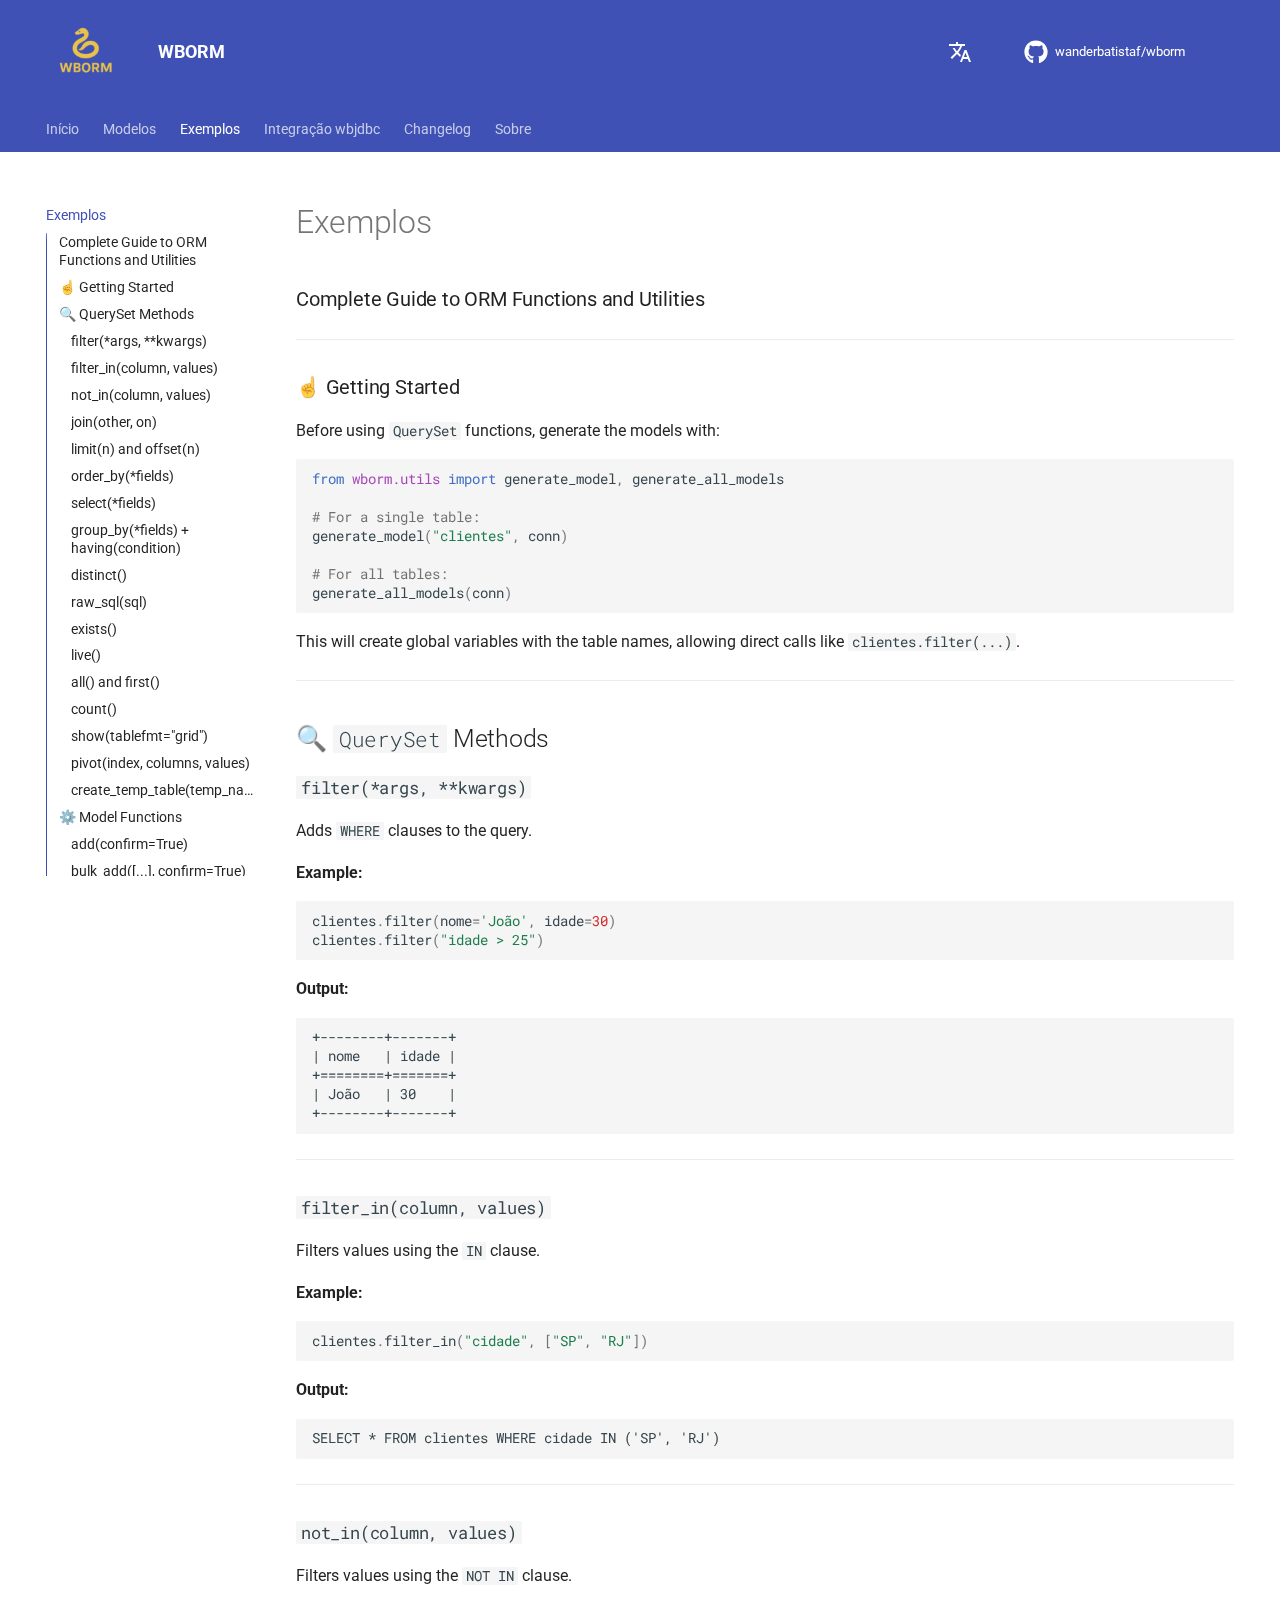
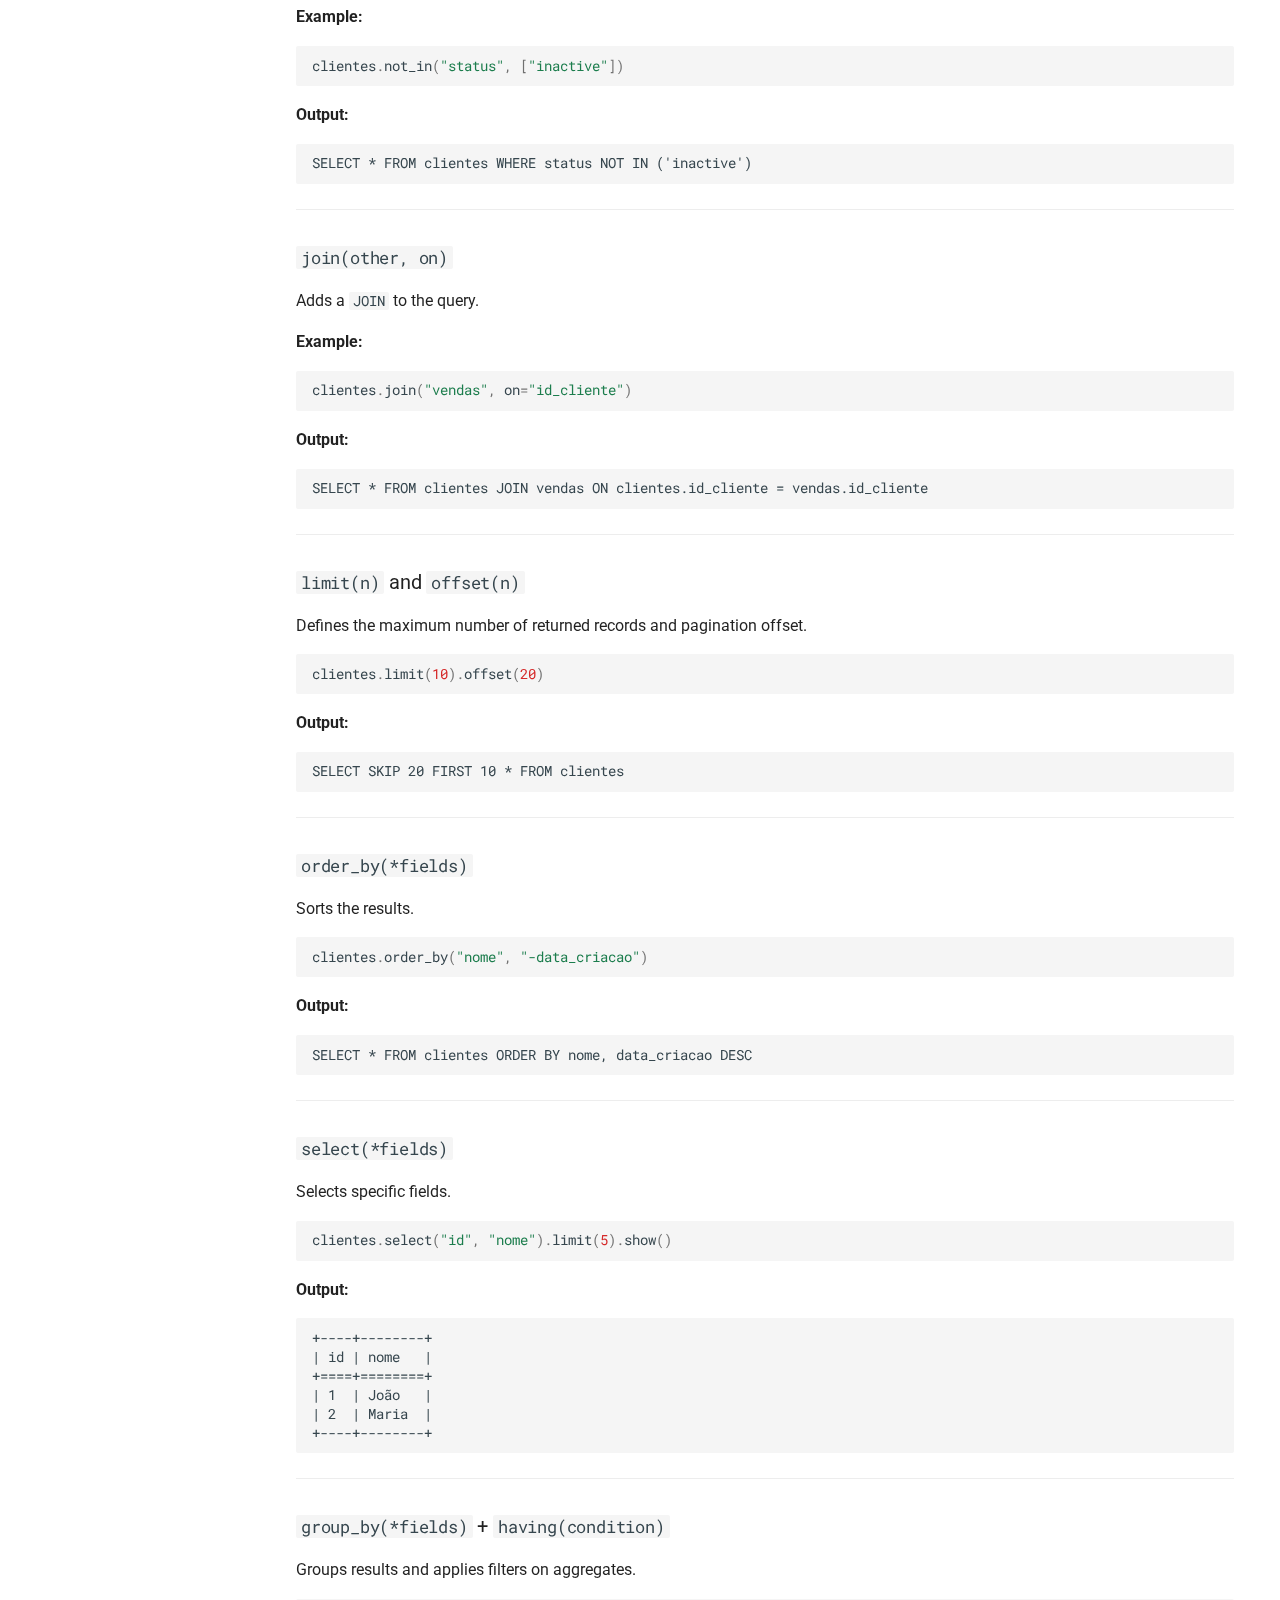
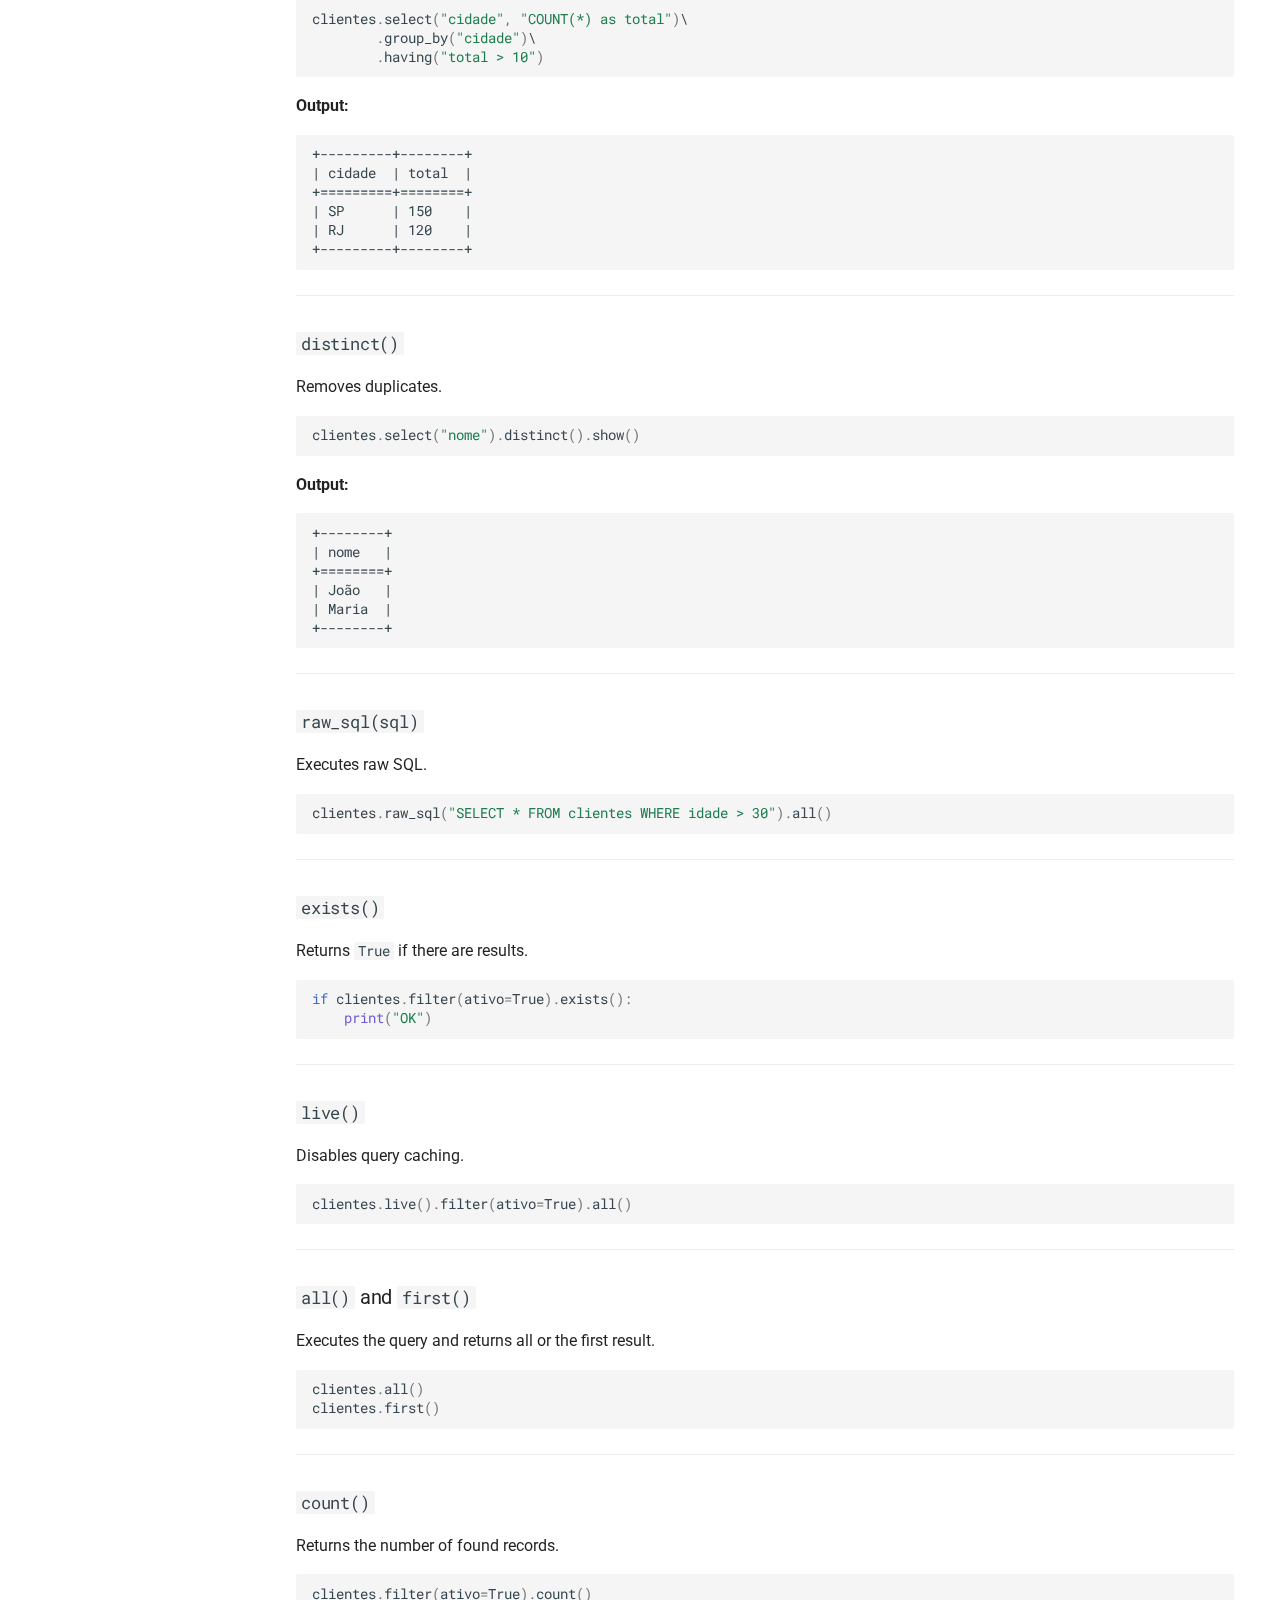
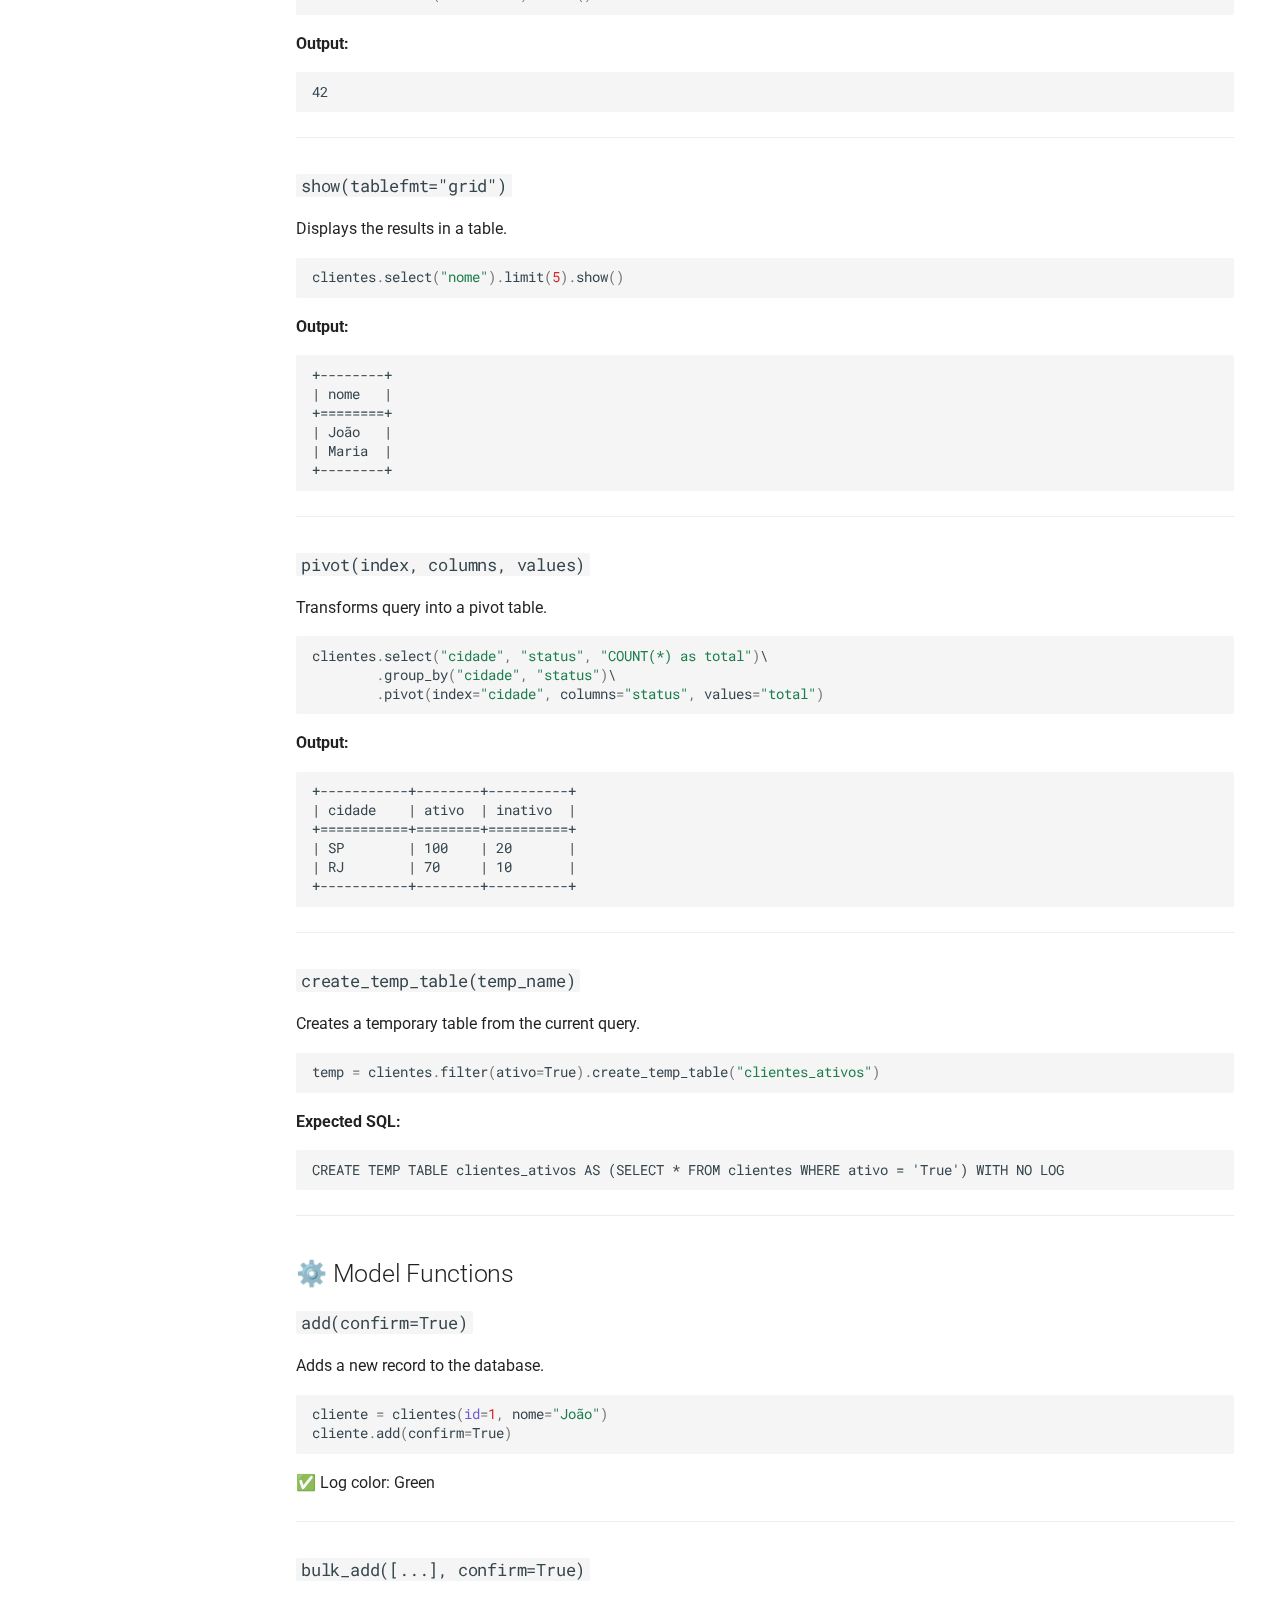
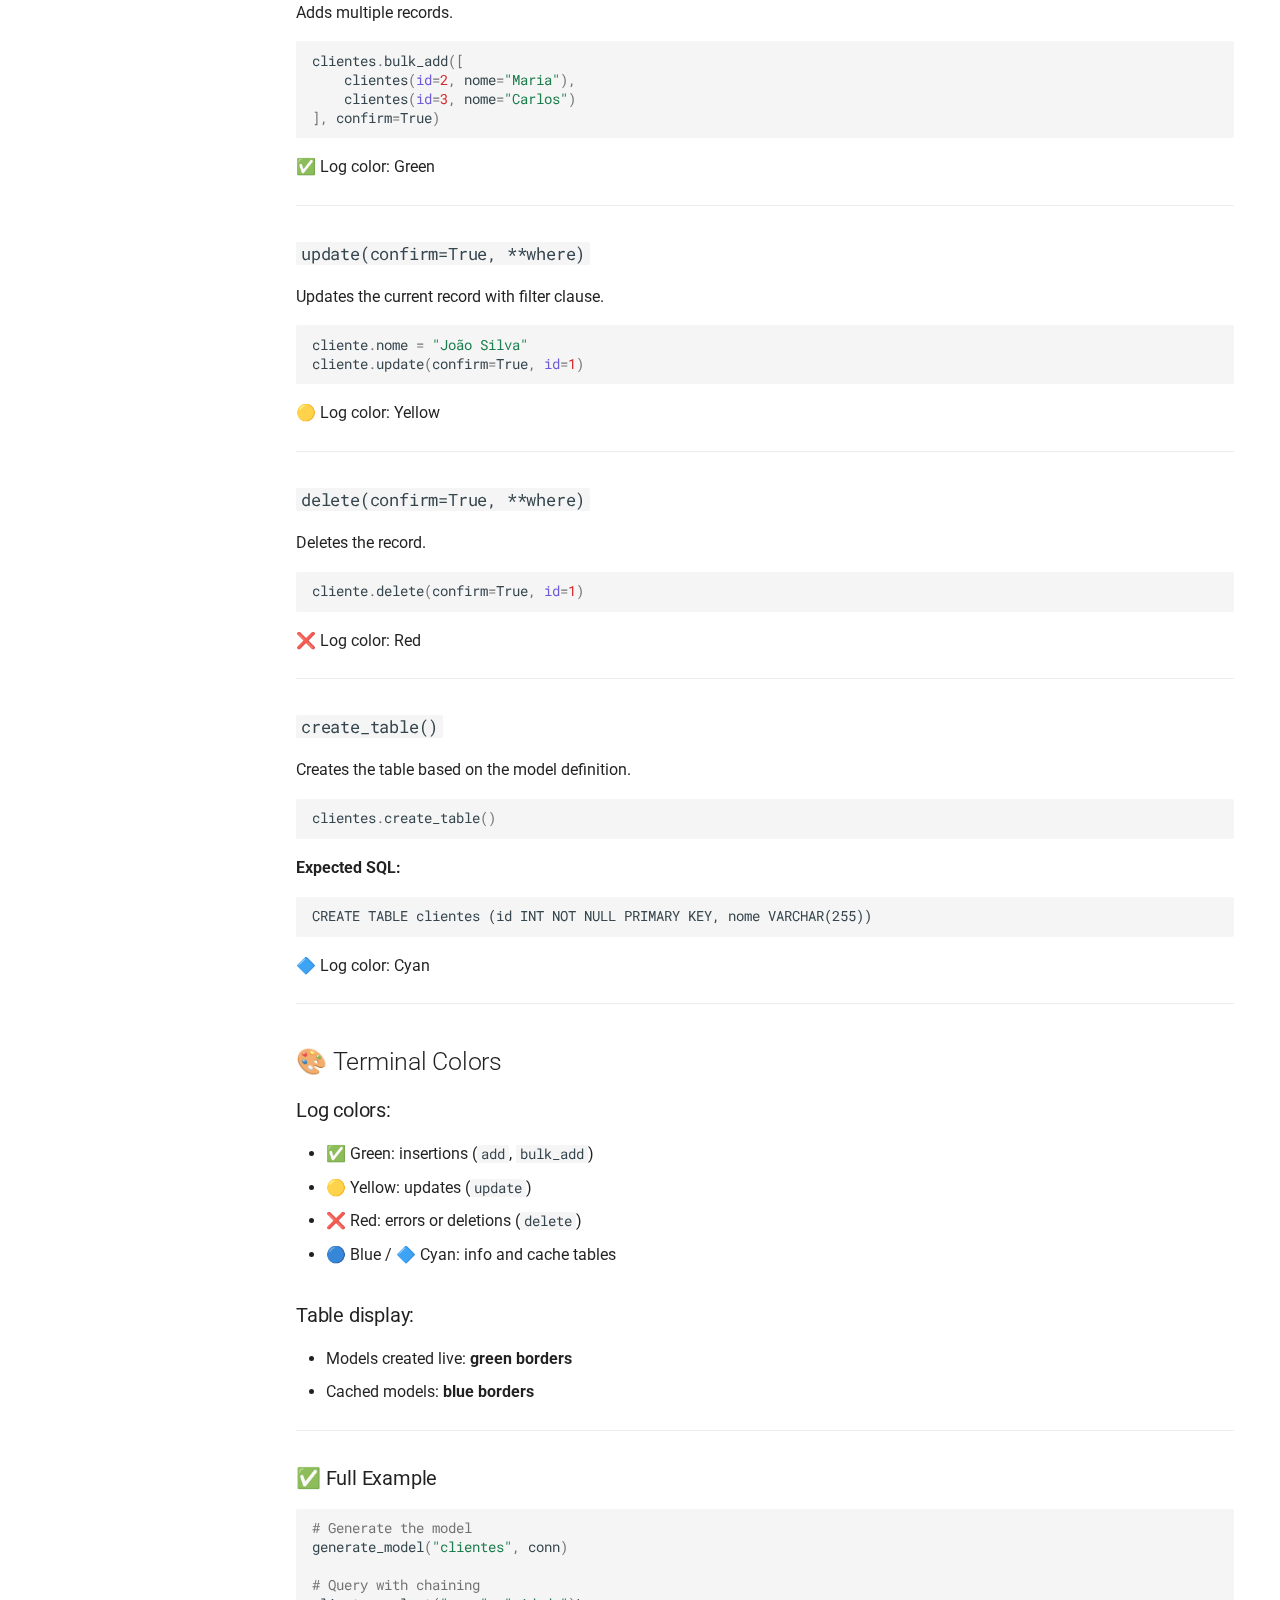
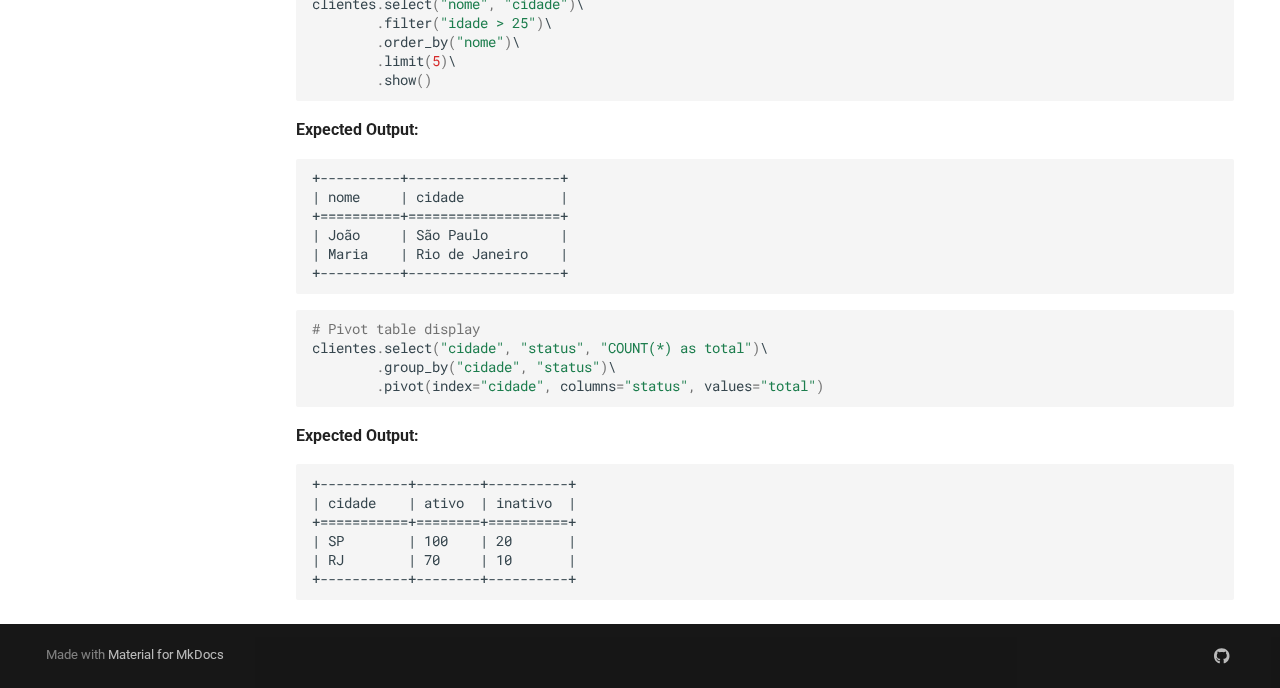
<file: en/exemplos/index.html>
<!doctype html>
<html lang="en" class="no-js">
  <head>
    
      <meta charset="utf-8">
      <meta name="viewport" content="width=device-width,initial-scale=1">
      
        <meta name="description" content="ORM leve com suporte a JDBC e Informix">
      
      
        <meta name="author" content="Wanderson Batista">
      
      
        <link rel="canonical" href="https://wanderbatistaf.github.io/wborm/en/exemplos/">
      
      
        <link rel="prev" href="../modelos/">
      
      
        <link rel="next" href="../integra-wbjdbc/">
      
      
      <link rel="icon" href="../../images/wborm.png">
      <meta name="generator" content="mkdocs-1.6.1, mkdocs-material-9.6.11">
    
    
      
        <title>Exemplos - WBORM</title>
      
    
    
      <link rel="stylesheet" href="../../assets/stylesheets/main.4af4bdda.min.css">
      
        
        <link rel="stylesheet" href="../../assets/stylesheets/palette.06af60db.min.css">
      
      


    
    
      
    
    
      
        
        
        <link rel="preconnect" href="https://fonts.gstatic.com" crossorigin>
        <link rel="stylesheet" href="https://fonts.googleapis.com/css?family=Roboto:300,300i,400,400i,700,700i%7CRoboto+Mono:400,400i,700,700i&display=fallback">
        <style>:root{--md-text-font:"Roboto";--md-code-font:"Roboto Mono"}</style>
      
    
    
      <link rel="stylesheet" href="../../assets/stylesheets/extra.css">
    
    <script>__md_scope=new URL("../..",location),__md_hash=e=>[...e].reduce(((e,_)=>(e<<5)-e+_.charCodeAt(0)),0),__md_get=(e,_=localStorage,t=__md_scope)=>JSON.parse(_.getItem(t.pathname+"."+e)),__md_set=(e,_,t=localStorage,a=__md_scope)=>{try{t.setItem(a.pathname+"."+e,JSON.stringify(_))}catch(e){}}</script>
    
      

    
    
    
  </head>
  
  
    
    
      
    
    
    
    
    <body dir="ltr" data-md-color-scheme="default" data-md-color-primary="indigo" data-md-color-accent="indigo">
  
    
    <input class="md-toggle" data-md-toggle="drawer" type="checkbox" id="__drawer" autocomplete="off">
    <input class="md-toggle" data-md-toggle="search" type="checkbox" id="__search" autocomplete="off">
    <label class="md-overlay" for="__drawer"></label>
    <div data-md-component="skip">
      
        
        <a href="#complete-guide-to-orm-functions-and-utilities" class="md-skip">
          Skip to content
        </a>
      
    </div>
    <div data-md-component="announce">
      
    </div>
    
    
      

<header class="md-header" data-md-component="header">
  <nav class="md-header__inner md-grid" aria-label="Header">
    <a href="../" title="WBORM" class="md-header__button md-logo" aria-label="WBORM" data-md-component="logo">
      
  <img src="../../images/wborm.png" alt="logo">

    </a>
    <label class="md-header__button md-icon" for="__drawer">
      
      <svg xmlns="http://www.w3.org/2000/svg" viewBox="0 0 24 24"><path d="M3 6h18v2H3zm0 5h18v2H3zm0 5h18v2H3z"/></svg>
    </label>
    <div class="md-header__title" data-md-component="header-title">
      <div class="md-header__ellipsis">
        <div class="md-header__topic">
          <span class="md-ellipsis">
            WBORM
          </span>
        </div>
        <div class="md-header__topic" data-md-component="header-topic">
          <span class="md-ellipsis">
            
              Exemplos
            
          </span>
        </div>
      </div>
    </div>
    
      
        <form class="md-header__option" data-md-component="palette">
  
    
    
    
    <input class="md-option" data-md-color-media="" data-md-color-scheme="default" data-md-color-primary="indigo" data-md-color-accent="indigo"  aria-hidden="true"  type="radio" name="__palette" id="__palette_0">
    
  
</form>
      
    
    
      <script>var palette=__md_get("__palette");if(palette&&palette.color){if("(prefers-color-scheme)"===palette.color.media){var media=matchMedia("(prefers-color-scheme: light)"),input=document.querySelector(media.matches?"[data-md-color-media='(prefers-color-scheme: light)']":"[data-md-color-media='(prefers-color-scheme: dark)']");palette.color.media=input.getAttribute("data-md-color-media"),palette.color.scheme=input.getAttribute("data-md-color-scheme"),palette.color.primary=input.getAttribute("data-md-color-primary"),palette.color.accent=input.getAttribute("data-md-color-accent")}for(var[key,value]of Object.entries(palette.color))document.body.setAttribute("data-md-color-"+key,value)}</script>
    
    
      <div class="md-header__option">
  <div class="md-select">
    
    <button class="md-header__button md-icon" aria-label="Select language">
      <svg xmlns="http://www.w3.org/2000/svg" viewBox="0 0 24 24"><path d="m12.87 15.07-2.54-2.51.03-.03A17.5 17.5 0 0 0 14.07 6H17V4h-7V2H8v2H1v2h11.17C11.5 7.92 10.44 9.75 9 11.35 8.07 10.32 7.3 9.19 6.69 8h-2c.73 1.63 1.73 3.17 2.98 4.56l-5.09 5.02L4 19l5-5 3.11 3.11zM18.5 10h-2L12 22h2l1.12-3h4.75L21 22h2zm-2.62 7 1.62-4.33L19.12 17z"/></svg>
    </button>
    <div class="md-select__inner">
      <ul class="md-select__list">
        
          <li class="md-select__item">
            <a href="../../exemplos/" hreflang="pt" class="md-select__link">
              Português
            </a>
          </li>
        
          <li class="md-select__item">
            <a href="./" hreflang="en" class="md-select__link">
              English
            </a>
          </li>
        
      </ul>
    </div>
  </div>
</div>
    
    
    
      <div class="md-header__source">
        <a href="https://github.com/wanderbatistaf/wborm" title="Go to repository" class="md-source" data-md-component="source">
  <div class="md-source__icon md-icon">
    
    <svg xmlns="http://www.w3.org/2000/svg" viewBox="0 0 496 512"><!--! Font Awesome Free 6.7.2 by @fontawesome - https://fontawesome.com License - https://fontawesome.com/license/free (Icons: CC BY 4.0, Fonts: SIL OFL 1.1, Code: MIT License) Copyright 2024 Fonticons, Inc.--><path d="M165.9 397.4c0 2-2.3 3.6-5.2 3.6-3.3.3-5.6-1.3-5.6-3.6 0-2 2.3-3.6 5.2-3.6 3-.3 5.6 1.3 5.6 3.6m-31.1-4.5c-.7 2 1.3 4.3 4.3 4.9 2.6 1 5.6 0 6.2-2s-1.3-4.3-4.3-5.2c-2.6-.7-5.5.3-6.2 2.3m44.2-1.7c-2.9.7-4.9 2.6-4.6 4.9.3 2 2.9 3.3 5.9 2.6 2.9-.7 4.9-2.6 4.6-4.6-.3-1.9-3-3.2-5.9-2.9M244.8 8C106.1 8 0 113.3 0 252c0 110.9 69.8 205.8 169.5 239.2 12.8 2.3 17.3-5.6 17.3-12.1 0-6.2-.3-40.4-.3-61.4 0 0-70 15-84.7-29.8 0 0-11.4-29.1-27.8-36.6 0 0-22.9-15.7 1.6-15.4 0 0 24.9 2 38.6 25.8 21.9 38.6 58.6 27.5 72.9 20.9 2.3-16 8.8-27.1 16-33.7-55.9-6.2-112.3-14.3-112.3-110.5 0-27.5 7.6-41.3 23.6-58.9-2.6-6.5-11.1-33.3 2.6-67.9 20.9-6.5 69 27 69 27 20-5.6 41.5-8.5 62.8-8.5s42.8 2.9 62.8 8.5c0 0 48.1-33.6 69-27 13.7 34.7 5.2 61.4 2.6 67.9 16 17.7 25.8 31.5 25.8 58.9 0 96.5-58.9 104.2-114.8 110.5 9.2 7.9 17 22.9 17 46.4 0 33.7-.3 75.4-.3 83.6 0 6.5 4.6 14.4 17.3 12.1C428.2 457.8 496 362.9 496 252 496 113.3 383.5 8 244.8 8M97.2 352.9c-1.3 1-1 3.3.7 5.2 1.6 1.6 3.9 2.3 5.2 1 1.3-1 1-3.3-.7-5.2-1.6-1.6-3.9-2.3-5.2-1m-10.8-8.1c-.7 1.3.3 2.9 2.3 3.9 1.6 1 3.6.7 4.3-.7.7-1.3-.3-2.9-2.3-3.9-2-.6-3.6-.3-4.3.7m32.4 35.6c-1.6 1.3-1 4.3 1.3 6.2 2.3 2.3 5.2 2.6 6.5 1 1.3-1.3.7-4.3-1.3-6.2-2.2-2.3-5.2-2.6-6.5-1m-11.4-14.7c-1.6 1-1.6 3.6 0 5.9s4.3 3.3 5.6 2.3c1.6-1.3 1.6-3.9 0-6.2-1.4-2.3-4-3.3-5.6-2"/></svg>
  </div>
  <div class="md-source__repository">
    wanderbatistaf/wborm
  </div>
</a>
      </div>
    
  </nav>
  
</header>
    
    <div class="md-container" data-md-component="container">
      
      
        
          
            
<nav class="md-tabs" aria-label="Tabs" data-md-component="tabs">
  <div class="md-grid">
    <ul class="md-tabs__list">
      
        
  
  
  
  
    <li class="md-tabs__item">
      <a href="../" class="md-tabs__link">
        
  
  
    
  
  Início

      </a>
    </li>
  

      
        
  
  
  
  
    <li class="md-tabs__item">
      <a href="../modelos/" class="md-tabs__link">
        
  
  
    
  
  Modelos

      </a>
    </li>
  

      
        
  
  
  
    
  
  
    <li class="md-tabs__item md-tabs__item--active">
      <a href="./" class="md-tabs__link">
        
  
  
    
  
  Exemplos

      </a>
    </li>
  

      
        
  
  
  
  
    <li class="md-tabs__item">
      <a href="../integra-wbjdbc/" class="md-tabs__link">
        
  
  
    
  
  Integração wbjdbc

      </a>
    </li>
  

      
        
  
  
  
  
    <li class="md-tabs__item">
      <a href="../changelog/" class="md-tabs__link">
        
  
  
    
  
  Changelog

      </a>
    </li>
  

      
        
  
  
  
  
    <li class="md-tabs__item">
      <a href="../por-que-usar/" class="md-tabs__link">
        
  
  
    
  
  Sobre

      </a>
    </li>
  

      
    </ul>
  </div>
</nav>
          
        
      
      <main class="md-main" data-md-component="main">
        <div class="md-main__inner md-grid">
          
            
              
              <div class="md-sidebar md-sidebar--primary" data-md-component="sidebar" data-md-type="navigation" >
                <div class="md-sidebar__scrollwrap">
                  <div class="md-sidebar__inner">
                    


  


  

<nav class="md-nav md-nav--primary md-nav--lifted md-nav--integrated" aria-label="Navigation" data-md-level="0">
  <label class="md-nav__title" for="__drawer">
    <a href="../" title="WBORM" class="md-nav__button md-logo" aria-label="WBORM" data-md-component="logo">
      
  <img src="../../images/wborm.png" alt="logo">

    </a>
    WBORM
  </label>
  
    <div class="md-nav__source">
      <a href="https://github.com/wanderbatistaf/wborm" title="Go to repository" class="md-source" data-md-component="source">
  <div class="md-source__icon md-icon">
    
    <svg xmlns="http://www.w3.org/2000/svg" viewBox="0 0 496 512"><!--! Font Awesome Free 6.7.2 by @fontawesome - https://fontawesome.com License - https://fontawesome.com/license/free (Icons: CC BY 4.0, Fonts: SIL OFL 1.1, Code: MIT License) Copyright 2024 Fonticons, Inc.--><path d="M165.9 397.4c0 2-2.3 3.6-5.2 3.6-3.3.3-5.6-1.3-5.6-3.6 0-2 2.3-3.6 5.2-3.6 3-.3 5.6 1.3 5.6 3.6m-31.1-4.5c-.7 2 1.3 4.3 4.3 4.9 2.6 1 5.6 0 6.2-2s-1.3-4.3-4.3-5.2c-2.6-.7-5.5.3-6.2 2.3m44.2-1.7c-2.9.7-4.9 2.6-4.6 4.9.3 2 2.9 3.3 5.9 2.6 2.9-.7 4.9-2.6 4.6-4.6-.3-1.9-3-3.2-5.9-2.9M244.8 8C106.1 8 0 113.3 0 252c0 110.9 69.8 205.8 169.5 239.2 12.8 2.3 17.3-5.6 17.3-12.1 0-6.2-.3-40.4-.3-61.4 0 0-70 15-84.7-29.8 0 0-11.4-29.1-27.8-36.6 0 0-22.9-15.7 1.6-15.4 0 0 24.9 2 38.6 25.8 21.9 38.6 58.6 27.5 72.9 20.9 2.3-16 8.8-27.1 16-33.7-55.9-6.2-112.3-14.3-112.3-110.5 0-27.5 7.6-41.3 23.6-58.9-2.6-6.5-11.1-33.3 2.6-67.9 20.9-6.5 69 27 69 27 20-5.6 41.5-8.5 62.8-8.5s42.8 2.9 62.8 8.5c0 0 48.1-33.6 69-27 13.7 34.7 5.2 61.4 2.6 67.9 16 17.7 25.8 31.5 25.8 58.9 0 96.5-58.9 104.2-114.8 110.5 9.2 7.9 17 22.9 17 46.4 0 33.7-.3 75.4-.3 83.6 0 6.5 4.6 14.4 17.3 12.1C428.2 457.8 496 362.9 496 252 496 113.3 383.5 8 244.8 8M97.2 352.9c-1.3 1-1 3.3.7 5.2 1.6 1.6 3.9 2.3 5.2 1 1.3-1 1-3.3-.7-5.2-1.6-1.6-3.9-2.3-5.2-1m-10.8-8.1c-.7 1.3.3 2.9 2.3 3.9 1.6 1 3.6.7 4.3-.7.7-1.3-.3-2.9-2.3-3.9-2-.6-3.6-.3-4.3.7m32.4 35.6c-1.6 1.3-1 4.3 1.3 6.2 2.3 2.3 5.2 2.6 6.5 1 1.3-1.3.7-4.3-1.3-6.2-2.2-2.3-5.2-2.6-6.5-1m-11.4-14.7c-1.6 1-1.6 3.6 0 5.9s4.3 3.3 5.6 2.3c1.6-1.3 1.6-3.9 0-6.2-1.4-2.3-4-3.3-5.6-2"/></svg>
  </div>
  <div class="md-source__repository">
    wanderbatistaf/wborm
  </div>
</a>
    </div>
  
  <ul class="md-nav__list" data-md-scrollfix>
    
      
      
  
  
  
  
    <li class="md-nav__item">
      <a href="../" class="md-nav__link">
        
  
  
  <span class="md-ellipsis">
    Início
    
  </span>
  

      </a>
    </li>
  

    
      
      
  
  
  
  
    <li class="md-nav__item">
      <a href="../modelos/" class="md-nav__link">
        
  
  
  <span class="md-ellipsis">
    Modelos
    
  </span>
  

      </a>
    </li>
  

    
      
      
  
  
    
  
  
  
    <li class="md-nav__item md-nav__item--active">
      
      <input class="md-nav__toggle md-toggle" type="checkbox" id="__toc">
      
      
      
        <label class="md-nav__link md-nav__link--active" for="__toc">
          
  
  
  <span class="md-ellipsis">
    Exemplos
    
  </span>
  

          <span class="md-nav__icon md-icon"></span>
        </label>
      
      <a href="./" class="md-nav__link md-nav__link--active">
        
  
  
  <span class="md-ellipsis">
    Exemplos
    
  </span>
  

      </a>
      
        

<nav class="md-nav md-nav--secondary" aria-label="Table of contents">
  
  
  
  
    <label class="md-nav__title" for="__toc">
      <span class="md-nav__icon md-icon"></span>
      Table of contents
    </label>
    <ul class="md-nav__list" data-md-component="toc" data-md-scrollfix>
      
        <li class="md-nav__item">
  <a href="#complete-guide-to-orm-functions-and-utilities" class="md-nav__link">
    <span class="md-ellipsis">
      Complete Guide to ORM Functions and Utilities
    </span>
  </a>
  
</li>
      
        <li class="md-nav__item">
  <a href="#getting-started" class="md-nav__link">
    <span class="md-ellipsis">
      ☝️ Getting Started
    </span>
  </a>
  
</li>
      
        <li class="md-nav__item">
  <a href="#queryset-methods" class="md-nav__link">
    <span class="md-ellipsis">
      🔍 QuerySet Methods
    </span>
  </a>
  
    <nav class="md-nav" aria-label="🔍 QuerySet Methods">
      <ul class="md-nav__list">
        
          <li class="md-nav__item">
  <a href="#filterargs-kwargs" class="md-nav__link">
    <span class="md-ellipsis">
      filter(*args, **kwargs)
    </span>
  </a>
  
</li>
        
          <li class="md-nav__item">
  <a href="#filter_incolumn-values" class="md-nav__link">
    <span class="md-ellipsis">
      filter_in(column, values)
    </span>
  </a>
  
</li>
        
          <li class="md-nav__item">
  <a href="#not_incolumn-values" class="md-nav__link">
    <span class="md-ellipsis">
      not_in(column, values)
    </span>
  </a>
  
</li>
        
          <li class="md-nav__item">
  <a href="#joinother-on" class="md-nav__link">
    <span class="md-ellipsis">
      join(other, on)
    </span>
  </a>
  
</li>
        
          <li class="md-nav__item">
  <a href="#limitn-and-offsetn" class="md-nav__link">
    <span class="md-ellipsis">
      limit(n) and offset(n)
    </span>
  </a>
  
</li>
        
          <li class="md-nav__item">
  <a href="#order_byfields" class="md-nav__link">
    <span class="md-ellipsis">
      order_by(*fields)
    </span>
  </a>
  
</li>
        
          <li class="md-nav__item">
  <a href="#selectfields" class="md-nav__link">
    <span class="md-ellipsis">
      select(*fields)
    </span>
  </a>
  
</li>
        
          <li class="md-nav__item">
  <a href="#group_byfields-havingcondition" class="md-nav__link">
    <span class="md-ellipsis">
      group_by(*fields) + having(condition)
    </span>
  </a>
  
</li>
        
          <li class="md-nav__item">
  <a href="#distinct" class="md-nav__link">
    <span class="md-ellipsis">
      distinct()
    </span>
  </a>
  
</li>
        
          <li class="md-nav__item">
  <a href="#raw_sqlsql" class="md-nav__link">
    <span class="md-ellipsis">
      raw_sql(sql)
    </span>
  </a>
  
</li>
        
          <li class="md-nav__item">
  <a href="#exists" class="md-nav__link">
    <span class="md-ellipsis">
      exists()
    </span>
  </a>
  
</li>
        
          <li class="md-nav__item">
  <a href="#live" class="md-nav__link">
    <span class="md-ellipsis">
      live()
    </span>
  </a>
  
</li>
        
          <li class="md-nav__item">
  <a href="#all-and-first" class="md-nav__link">
    <span class="md-ellipsis">
      all() and first()
    </span>
  </a>
  
</li>
        
          <li class="md-nav__item">
  <a href="#count" class="md-nav__link">
    <span class="md-ellipsis">
      count()
    </span>
  </a>
  
</li>
        
          <li class="md-nav__item">
  <a href="#showtablefmtgrid" class="md-nav__link">
    <span class="md-ellipsis">
      show(tablefmt="grid")
    </span>
  </a>
  
</li>
        
          <li class="md-nav__item">
  <a href="#pivotindex-columns-values" class="md-nav__link">
    <span class="md-ellipsis">
      pivot(index, columns, values)
    </span>
  </a>
  
</li>
        
          <li class="md-nav__item">
  <a href="#create_temp_tabletemp_name" class="md-nav__link">
    <span class="md-ellipsis">
      create_temp_table(temp_name)
    </span>
  </a>
  
</li>
        
      </ul>
    </nav>
  
</li>
      
        <li class="md-nav__item">
  <a href="#model-functions" class="md-nav__link">
    <span class="md-ellipsis">
      ⚙️ Model Functions
    </span>
  </a>
  
    <nav class="md-nav" aria-label="⚙️ Model Functions">
      <ul class="md-nav__list">
        
          <li class="md-nav__item">
  <a href="#addconfirmtrue" class="md-nav__link">
    <span class="md-ellipsis">
      add(confirm=True)
    </span>
  </a>
  
</li>
        
          <li class="md-nav__item">
  <a href="#bulk_add-confirmtrue" class="md-nav__link">
    <span class="md-ellipsis">
      bulk_add([...], confirm=True)
    </span>
  </a>
  
</li>
        
          <li class="md-nav__item">
  <a href="#updateconfirmtrue-where" class="md-nav__link">
    <span class="md-ellipsis">
      update(confirm=True, **where)
    </span>
  </a>
  
</li>
        
          <li class="md-nav__item">
  <a href="#deleteconfirmtrue-where" class="md-nav__link">
    <span class="md-ellipsis">
      delete(confirm=True, **where)
    </span>
  </a>
  
</li>
        
          <li class="md-nav__item">
  <a href="#create_table" class="md-nav__link">
    <span class="md-ellipsis">
      create_table()
    </span>
  </a>
  
</li>
        
      </ul>
    </nav>
  
</li>
      
        <li class="md-nav__item">
  <a href="#terminal-colors" class="md-nav__link">
    <span class="md-ellipsis">
      🎨 Terminal Colors
    </span>
  </a>
  
    <nav class="md-nav" aria-label="🎨 Terminal Colors">
      <ul class="md-nav__list">
        
          <li class="md-nav__item">
  <a href="#log-colors" class="md-nav__link">
    <span class="md-ellipsis">
      Log colors:
    </span>
  </a>
  
</li>
        
          <li class="md-nav__item">
  <a href="#table-display" class="md-nav__link">
    <span class="md-ellipsis">
      Table display:
    </span>
  </a>
  
</li>
        
          <li class="md-nav__item">
  <a href="#full-example" class="md-nav__link">
    <span class="md-ellipsis">
      ✅ Full Example
    </span>
  </a>
  
</li>
        
      </ul>
    </nav>
  
</li>
      
    </ul>
  
</nav>
      
    </li>
  

    
      
      
  
  
  
  
    <li class="md-nav__item">
      <a href="../integra-wbjdbc/" class="md-nav__link">
        
  
  
  <span class="md-ellipsis">
    Integração wbjdbc
    
  </span>
  

      </a>
    </li>
  

    
      
      
  
  
  
  
    <li class="md-nav__item">
      <a href="../changelog/" class="md-nav__link">
        
  
  
  <span class="md-ellipsis">
    Changelog
    
  </span>
  

      </a>
    </li>
  

    
      
      
  
  
  
  
    <li class="md-nav__item">
      <a href="../por-que-usar/" class="md-nav__link">
        
  
  
  <span class="md-ellipsis">
    Sobre
    
  </span>
  

      </a>
    </li>
  

    
  </ul>
</nav>
                  </div>
                </div>
              </div>
            
            
          
          
            <div class="md-content" data-md-component="content">
              <article class="md-content__inner md-typeset">
                
                  


  
  


  <h1>Exemplos</h1>

<h3 id="complete-guide-to-orm-functions-and-utilities">Complete Guide to ORM Functions and Utilities<a class="headerlink" href="#complete-guide-to-orm-functions-and-utilities" title="Permanent link">&para;</a></h3>
<hr />
<h3 id="getting-started">☝️ Getting Started<a class="headerlink" href="#getting-started" title="Permanent link">&para;</a></h3>
<p>Before using <code>QuerySet</code> functions, generate the models with:</p>
<div class="highlight"><pre><span></span><code><span class="kn">from</span><span class="w"> </span><span class="nn">wborm.utils</span><span class="w"> </span><span class="kn">import</span> <span class="n">generate_model</span><span class="p">,</span> <span class="n">generate_all_models</span>

<span class="c1"># For a single table:</span>
<span class="n">generate_model</span><span class="p">(</span><span class="s2">&quot;clientes&quot;</span><span class="p">,</span> <span class="n">conn</span><span class="p">)</span>

<span class="c1"># For all tables:</span>
<span class="n">generate_all_models</span><span class="p">(</span><span class="n">conn</span><span class="p">)</span>
</code></pre></div>
<p>This will create global variables with the table names, allowing direct calls like <code>clientes.filter(...)</code>.</p>
<hr />
<h2 id="queryset-methods">🔍 <code>QuerySet</code> Methods<a class="headerlink" href="#queryset-methods" title="Permanent link">&para;</a></h2>
<h3 id="filterargs-kwargs"><code>filter(*args, **kwargs)</code><a class="headerlink" href="#filterargs-kwargs" title="Permanent link">&para;</a></h3>
<p>Adds <code>WHERE</code> clauses to the query.</p>
<p><strong>Example:</strong>
<div class="highlight"><pre><span></span><code><span class="n">clientes</span><span class="o">.</span><span class="n">filter</span><span class="p">(</span><span class="n">nome</span><span class="o">=</span><span class="s1">&#39;João&#39;</span><span class="p">,</span> <span class="n">idade</span><span class="o">=</span><span class="mi">30</span><span class="p">)</span>
<span class="n">clientes</span><span class="o">.</span><span class="n">filter</span><span class="p">(</span><span class="s2">&quot;idade &gt; 25&quot;</span><span class="p">)</span>
</code></pre></div>
<strong>Output:</strong>
<div class="highlight"><pre><span></span><code>+--------+-------+
| nome   | idade |
+========+=======+
| João   | 30    |
+--------+-------+
</code></pre></div></p>
<hr />
<h3 id="filter_incolumn-values"><code>filter_in(column, values)</code><a class="headerlink" href="#filter_incolumn-values" title="Permanent link">&para;</a></h3>
<p>Filters values using the <code>IN</code> clause.</p>
<p><strong>Example:</strong>
<div class="highlight"><pre><span></span><code><span class="n">clientes</span><span class="o">.</span><span class="n">filter_in</span><span class="p">(</span><span class="s2">&quot;cidade&quot;</span><span class="p">,</span> <span class="p">[</span><span class="s2">&quot;SP&quot;</span><span class="p">,</span> <span class="s2">&quot;RJ&quot;</span><span class="p">])</span>
</code></pre></div>
<strong>Output:</strong>
<div class="highlight"><pre><span></span><code>SELECT * FROM clientes WHERE cidade IN (&#39;SP&#39;, &#39;RJ&#39;)
</code></pre></div></p>
<hr />
<h3 id="not_incolumn-values"><code>not_in(column, values)</code><a class="headerlink" href="#not_incolumn-values" title="Permanent link">&para;</a></h3>
<p>Filters values using the <code>NOT IN</code> clause.</p>
<p><strong>Example:</strong>
<div class="highlight"><pre><span></span><code><span class="n">clientes</span><span class="o">.</span><span class="n">not_in</span><span class="p">(</span><span class="s2">&quot;status&quot;</span><span class="p">,</span> <span class="p">[</span><span class="s2">&quot;inactive&quot;</span><span class="p">])</span>
</code></pre></div>
<strong>Output:</strong>
<div class="highlight"><pre><span></span><code>SELECT * FROM clientes WHERE status NOT IN (&#39;inactive&#39;)
</code></pre></div></p>
<hr />
<h3 id="joinother-on"><code>join(other, on)</code><a class="headerlink" href="#joinother-on" title="Permanent link">&para;</a></h3>
<p>Adds a <code>JOIN</code> to the query.</p>
<p><strong>Example:</strong>
<div class="highlight"><pre><span></span><code><span class="n">clientes</span><span class="o">.</span><span class="n">join</span><span class="p">(</span><span class="s2">&quot;vendas&quot;</span><span class="p">,</span> <span class="n">on</span><span class="o">=</span><span class="s2">&quot;id_cliente&quot;</span><span class="p">)</span>
</code></pre></div>
<strong>Output:</strong>
<div class="highlight"><pre><span></span><code>SELECT * FROM clientes JOIN vendas ON clientes.id_cliente = vendas.id_cliente
</code></pre></div></p>
<hr />
<h3 id="limitn-and-offsetn"><code>limit(n)</code> and <code>offset(n)</code><a class="headerlink" href="#limitn-and-offsetn" title="Permanent link">&para;</a></h3>
<p>Defines the maximum number of returned records and pagination offset.</p>
<p><div class="highlight"><pre><span></span><code><span class="n">clientes</span><span class="o">.</span><span class="n">limit</span><span class="p">(</span><span class="mi">10</span><span class="p">)</span><span class="o">.</span><span class="n">offset</span><span class="p">(</span><span class="mi">20</span><span class="p">)</span>
</code></pre></div>
<strong>Output:</strong>
<div class="highlight"><pre><span></span><code>SELECT SKIP 20 FIRST 10 * FROM clientes
</code></pre></div></p>
<hr />
<h3 id="order_byfields"><code>order_by(*fields)</code><a class="headerlink" href="#order_byfields" title="Permanent link">&para;</a></h3>
<p>Sorts the results.</p>
<p><div class="highlight"><pre><span></span><code><span class="n">clientes</span><span class="o">.</span><span class="n">order_by</span><span class="p">(</span><span class="s2">&quot;nome&quot;</span><span class="p">,</span> <span class="s2">&quot;-data_criacao&quot;</span><span class="p">)</span>
</code></pre></div>
<strong>Output:</strong>
<div class="highlight"><pre><span></span><code>SELECT * FROM clientes ORDER BY nome, data_criacao DESC
</code></pre></div></p>
<hr />
<h3 id="selectfields"><code>select(*fields)</code><a class="headerlink" href="#selectfields" title="Permanent link">&para;</a></h3>
<p>Selects specific fields.</p>
<p><div class="highlight"><pre><span></span><code><span class="n">clientes</span><span class="o">.</span><span class="n">select</span><span class="p">(</span><span class="s2">&quot;id&quot;</span><span class="p">,</span> <span class="s2">&quot;nome&quot;</span><span class="p">)</span><span class="o">.</span><span class="n">limit</span><span class="p">(</span><span class="mi">5</span><span class="p">)</span><span class="o">.</span><span class="n">show</span><span class="p">()</span>
</code></pre></div>
<strong>Output:</strong>
<div class="highlight"><pre><span></span><code>+----+--------+
| id | nome   |
+====+========+
| 1  | João   |
| 2  | Maria  |
+----+--------+
</code></pre></div></p>
<hr />
<h3 id="group_byfields-havingcondition"><code>group_by(*fields)</code> + <code>having(condition)</code><a class="headerlink" href="#group_byfields-havingcondition" title="Permanent link">&para;</a></h3>
<p>Groups results and applies filters on aggregates.</p>
<p><div class="highlight"><pre><span></span><code><span class="n">clientes</span><span class="o">.</span><span class="n">select</span><span class="p">(</span><span class="s2">&quot;cidade&quot;</span><span class="p">,</span> <span class="s2">&quot;COUNT(*) as total&quot;</span><span class="p">)</span>\
        <span class="o">.</span><span class="n">group_by</span><span class="p">(</span><span class="s2">&quot;cidade&quot;</span><span class="p">)</span>\
        <span class="o">.</span><span class="n">having</span><span class="p">(</span><span class="s2">&quot;total &gt; 10&quot;</span><span class="p">)</span>
</code></pre></div>
<strong>Output:</strong>
<div class="highlight"><pre><span></span><code>+---------+--------+
| cidade  | total  |
+=========+========+
| SP      | 150    |
| RJ      | 120    |
+---------+--------+
</code></pre></div></p>
<hr />
<h3 id="distinct"><code>distinct()</code><a class="headerlink" href="#distinct" title="Permanent link">&para;</a></h3>
<p>Removes duplicates.</p>
<p><div class="highlight"><pre><span></span><code><span class="n">clientes</span><span class="o">.</span><span class="n">select</span><span class="p">(</span><span class="s2">&quot;nome&quot;</span><span class="p">)</span><span class="o">.</span><span class="n">distinct</span><span class="p">()</span><span class="o">.</span><span class="n">show</span><span class="p">()</span>
</code></pre></div>
<strong>Output:</strong>
<div class="highlight"><pre><span></span><code>+--------+
| nome   |
+========+
| João   |
| Maria  |
+--------+
</code></pre></div></p>
<hr />
<h3 id="raw_sqlsql"><code>raw_sql(sql)</code><a class="headerlink" href="#raw_sqlsql" title="Permanent link">&para;</a></h3>
<p>Executes raw SQL.</p>
<div class="highlight"><pre><span></span><code><span class="n">clientes</span><span class="o">.</span><span class="n">raw_sql</span><span class="p">(</span><span class="s2">&quot;SELECT * FROM clientes WHERE idade &gt; 30&quot;</span><span class="p">)</span><span class="o">.</span><span class="n">all</span><span class="p">()</span>
</code></pre></div>
<hr />
<h3 id="exists"><code>exists()</code><a class="headerlink" href="#exists" title="Permanent link">&para;</a></h3>
<p>Returns <code>True</code> if there are results.</p>
<div class="highlight"><pre><span></span><code><span class="k">if</span> <span class="n">clientes</span><span class="o">.</span><span class="n">filter</span><span class="p">(</span><span class="n">ativo</span><span class="o">=</span><span class="kc">True</span><span class="p">)</span><span class="o">.</span><span class="n">exists</span><span class="p">():</span>
    <span class="nb">print</span><span class="p">(</span><span class="s2">&quot;OK&quot;</span><span class="p">)</span>
</code></pre></div>
<hr />
<h3 id="live"><code>live()</code><a class="headerlink" href="#live" title="Permanent link">&para;</a></h3>
<p>Disables query caching.</p>
<div class="highlight"><pre><span></span><code><span class="n">clientes</span><span class="o">.</span><span class="n">live</span><span class="p">()</span><span class="o">.</span><span class="n">filter</span><span class="p">(</span><span class="n">ativo</span><span class="o">=</span><span class="kc">True</span><span class="p">)</span><span class="o">.</span><span class="n">all</span><span class="p">()</span>
</code></pre></div>
<hr />
<h3 id="all-and-first"><code>all()</code> and <code>first()</code><a class="headerlink" href="#all-and-first" title="Permanent link">&para;</a></h3>
<p>Executes the query and returns all or the first result.</p>
<div class="highlight"><pre><span></span><code><span class="n">clientes</span><span class="o">.</span><span class="n">all</span><span class="p">()</span>
<span class="n">clientes</span><span class="o">.</span><span class="n">first</span><span class="p">()</span>
</code></pre></div>
<hr />
<h3 id="count"><code>count()</code><a class="headerlink" href="#count" title="Permanent link">&para;</a></h3>
<p>Returns the number of found records.</p>
<p><div class="highlight"><pre><span></span><code><span class="n">clientes</span><span class="o">.</span><span class="n">filter</span><span class="p">(</span><span class="n">ativo</span><span class="o">=</span><span class="kc">True</span><span class="p">)</span><span class="o">.</span><span class="n">count</span><span class="p">()</span>
</code></pre></div>
<strong>Output:</strong>
<div class="highlight"><pre><span></span><code>42
</code></pre></div></p>
<hr />
<h3 id="showtablefmtgrid"><code>show(tablefmt="grid")</code><a class="headerlink" href="#showtablefmtgrid" title="Permanent link">&para;</a></h3>
<p>Displays the results in a table.</p>
<p><div class="highlight"><pre><span></span><code><span class="n">clientes</span><span class="o">.</span><span class="n">select</span><span class="p">(</span><span class="s2">&quot;nome&quot;</span><span class="p">)</span><span class="o">.</span><span class="n">limit</span><span class="p">(</span><span class="mi">5</span><span class="p">)</span><span class="o">.</span><span class="n">show</span><span class="p">()</span>
</code></pre></div>
<strong>Output:</strong>
<div class="highlight"><pre><span></span><code>+--------+
| nome   |
+========+
| João   |
| Maria  |
+--------+
</code></pre></div></p>
<hr />
<h3 id="pivotindex-columns-values"><code>pivot(index, columns, values)</code><a class="headerlink" href="#pivotindex-columns-values" title="Permanent link">&para;</a></h3>
<p>Transforms query into a pivot table.</p>
<p><div class="highlight"><pre><span></span><code><span class="n">clientes</span><span class="o">.</span><span class="n">select</span><span class="p">(</span><span class="s2">&quot;cidade&quot;</span><span class="p">,</span> <span class="s2">&quot;status&quot;</span><span class="p">,</span> <span class="s2">&quot;COUNT(*) as total&quot;</span><span class="p">)</span>\
        <span class="o">.</span><span class="n">group_by</span><span class="p">(</span><span class="s2">&quot;cidade&quot;</span><span class="p">,</span> <span class="s2">&quot;status&quot;</span><span class="p">)</span>\
        <span class="o">.</span><span class="n">pivot</span><span class="p">(</span><span class="n">index</span><span class="o">=</span><span class="s2">&quot;cidade&quot;</span><span class="p">,</span> <span class="n">columns</span><span class="o">=</span><span class="s2">&quot;status&quot;</span><span class="p">,</span> <span class="n">values</span><span class="o">=</span><span class="s2">&quot;total&quot;</span><span class="p">)</span>
</code></pre></div>
<strong>Output:</strong>
<div class="highlight"><pre><span></span><code>+-----------+--------+----------+
| cidade    | ativo  | inativo  |
+===========+========+==========+
| SP        | 100    | 20       |
| RJ        | 70     | 10       |
+-----------+--------+----------+
</code></pre></div></p>
<hr />
<h3 id="create_temp_tabletemp_name"><code>create_temp_table(temp_name)</code><a class="headerlink" href="#create_temp_tabletemp_name" title="Permanent link">&para;</a></h3>
<p>Creates a temporary table from the current query.</p>
<p><div class="highlight"><pre><span></span><code><span class="n">temp</span> <span class="o">=</span> <span class="n">clientes</span><span class="o">.</span><span class="n">filter</span><span class="p">(</span><span class="n">ativo</span><span class="o">=</span><span class="kc">True</span><span class="p">)</span><span class="o">.</span><span class="n">create_temp_table</span><span class="p">(</span><span class="s2">&quot;clientes_ativos&quot;</span><span class="p">)</span>
</code></pre></div>
<strong>Expected SQL:</strong>
<div class="highlight"><pre><span></span><code>CREATE TEMP TABLE clientes_ativos AS (SELECT * FROM clientes WHERE ativo = &#39;True&#39;) WITH NO LOG
</code></pre></div></p>
<hr />
<h2 id="model-functions">⚙️ Model Functions<a class="headerlink" href="#model-functions" title="Permanent link">&para;</a></h2>
<h3 id="addconfirmtrue"><code>add(confirm=True)</code><a class="headerlink" href="#addconfirmtrue" title="Permanent link">&para;</a></h3>
<p>Adds a new record to the database.</p>
<p><div class="highlight"><pre><span></span><code><span class="n">cliente</span> <span class="o">=</span> <span class="n">clientes</span><span class="p">(</span><span class="nb">id</span><span class="o">=</span><span class="mi">1</span><span class="p">,</span> <span class="n">nome</span><span class="o">=</span><span class="s2">&quot;João&quot;</span><span class="p">)</span>
<span class="n">cliente</span><span class="o">.</span><span class="n">add</span><span class="p">(</span><span class="n">confirm</span><span class="o">=</span><span class="kc">True</span><span class="p">)</span>
</code></pre></div>
✅ Log color: Green</p>
<hr />
<h3 id="bulk_add-confirmtrue"><code>bulk_add([...], confirm=True)</code><a class="headerlink" href="#bulk_add-confirmtrue" title="Permanent link">&para;</a></h3>
<p>Adds multiple records.</p>
<p><div class="highlight"><pre><span></span><code><span class="n">clientes</span><span class="o">.</span><span class="n">bulk_add</span><span class="p">([</span>
    <span class="n">clientes</span><span class="p">(</span><span class="nb">id</span><span class="o">=</span><span class="mi">2</span><span class="p">,</span> <span class="n">nome</span><span class="o">=</span><span class="s2">&quot;Maria&quot;</span><span class="p">),</span>
    <span class="n">clientes</span><span class="p">(</span><span class="nb">id</span><span class="o">=</span><span class="mi">3</span><span class="p">,</span> <span class="n">nome</span><span class="o">=</span><span class="s2">&quot;Carlos&quot;</span><span class="p">)</span>
<span class="p">],</span> <span class="n">confirm</span><span class="o">=</span><span class="kc">True</span><span class="p">)</span>
</code></pre></div>
✅ Log color: Green</p>
<hr />
<h3 id="updateconfirmtrue-where"><code>update(confirm=True, **where)</code><a class="headerlink" href="#updateconfirmtrue-where" title="Permanent link">&para;</a></h3>
<p>Updates the current record with filter clause.</p>
<p><div class="highlight"><pre><span></span><code><span class="n">cliente</span><span class="o">.</span><span class="n">nome</span> <span class="o">=</span> <span class="s2">&quot;João Silva&quot;</span>
<span class="n">cliente</span><span class="o">.</span><span class="n">update</span><span class="p">(</span><span class="n">confirm</span><span class="o">=</span><span class="kc">True</span><span class="p">,</span> <span class="nb">id</span><span class="o">=</span><span class="mi">1</span><span class="p">)</span>
</code></pre></div>
🟡 Log color: Yellow</p>
<hr />
<h3 id="deleteconfirmtrue-where"><code>delete(confirm=True, **where)</code><a class="headerlink" href="#deleteconfirmtrue-where" title="Permanent link">&para;</a></h3>
<p>Deletes the record.</p>
<p><div class="highlight"><pre><span></span><code><span class="n">cliente</span><span class="o">.</span><span class="n">delete</span><span class="p">(</span><span class="n">confirm</span><span class="o">=</span><span class="kc">True</span><span class="p">,</span> <span class="nb">id</span><span class="o">=</span><span class="mi">1</span><span class="p">)</span>
</code></pre></div>
❌ Log color: Red</p>
<hr />
<h3 id="create_table"><code>create_table()</code><a class="headerlink" href="#create_table" title="Permanent link">&para;</a></h3>
<p>Creates the table based on the model definition.</p>
<p><div class="highlight"><pre><span></span><code><span class="n">clientes</span><span class="o">.</span><span class="n">create_table</span><span class="p">()</span>
</code></pre></div>
<strong>Expected SQL:</strong>
<div class="highlight"><pre><span></span><code>CREATE TABLE clientes (id INT NOT NULL PRIMARY KEY, nome VARCHAR(255))
</code></pre></div>
🔷 Log color: Cyan</p>
<hr />
<h2 id="terminal-colors">🎨 Terminal Colors<a class="headerlink" href="#terminal-colors" title="Permanent link">&para;</a></h2>
<h3 id="log-colors">Log colors:<a class="headerlink" href="#log-colors" title="Permanent link">&para;</a></h3>
<ul>
<li>✅ Green: insertions (<code>add</code>, <code>bulk_add</code>)</li>
<li>🟡 Yellow: updates (<code>update</code>)</li>
<li>❌ Red: errors or deletions (<code>delete</code>)</li>
<li>🔵 Blue / 🔷 Cyan: info and cache tables</li>
</ul>
<h3 id="table-display">Table display:<a class="headerlink" href="#table-display" title="Permanent link">&para;</a></h3>
<ul>
<li>Models created live: <strong>green borders</strong></li>
<li>Cached models: <strong>blue borders</strong></li>
</ul>
<hr />
<h3 id="full-example">✅ Full Example<a class="headerlink" href="#full-example" title="Permanent link">&para;</a></h3>
<p><div class="highlight"><pre><span></span><code><span class="c1"># Generate the model</span>
<span class="n">generate_model</span><span class="p">(</span><span class="s2">&quot;clientes&quot;</span><span class="p">,</span> <span class="n">conn</span><span class="p">)</span>

<span class="c1"># Query with chaining</span>
<span class="n">clientes</span><span class="o">.</span><span class="n">select</span><span class="p">(</span><span class="s2">&quot;nome&quot;</span><span class="p">,</span> <span class="s2">&quot;cidade&quot;</span><span class="p">)</span>\
        <span class="o">.</span><span class="n">filter</span><span class="p">(</span><span class="s2">&quot;idade &gt; 25&quot;</span><span class="p">)</span>\
        <span class="o">.</span><span class="n">order_by</span><span class="p">(</span><span class="s2">&quot;nome&quot;</span><span class="p">)</span>\
        <span class="o">.</span><span class="n">limit</span><span class="p">(</span><span class="mi">5</span><span class="p">)</span>\
        <span class="o">.</span><span class="n">show</span><span class="p">()</span>
</code></pre></div>
<strong>Expected Output:</strong>
<div class="highlight"><pre><span></span><code>+----------+-------------------+
| nome     | cidade            |
+==========+===================+
| João     | São Paulo         |
| Maria    | Rio de Janeiro    |
+----------+-------------------+
</code></pre></div></p>
<p><div class="highlight"><pre><span></span><code><span class="c1"># Pivot table display</span>
<span class="n">clientes</span><span class="o">.</span><span class="n">select</span><span class="p">(</span><span class="s2">&quot;cidade&quot;</span><span class="p">,</span> <span class="s2">&quot;status&quot;</span><span class="p">,</span> <span class="s2">&quot;COUNT(*) as total&quot;</span><span class="p">)</span>\
        <span class="o">.</span><span class="n">group_by</span><span class="p">(</span><span class="s2">&quot;cidade&quot;</span><span class="p">,</span> <span class="s2">&quot;status&quot;</span><span class="p">)</span>\
        <span class="o">.</span><span class="n">pivot</span><span class="p">(</span><span class="n">index</span><span class="o">=</span><span class="s2">&quot;cidade&quot;</span><span class="p">,</span> <span class="n">columns</span><span class="o">=</span><span class="s2">&quot;status&quot;</span><span class="p">,</span> <span class="n">values</span><span class="o">=</span><span class="s2">&quot;total&quot;</span><span class="p">)</span>
</code></pre></div>
<strong>Expected Output:</strong>
<div class="highlight"><pre><span></span><code>+-----------+--------+----------+
| cidade    | ativo  | inativo  |
+===========+========+==========+
| SP        | 100    | 20       |
| RJ        | 70     | 10       |
+-----------+--------+----------+
</code></pre></div></p>












                
              </article>
            </div>
          
          
<script>var target=document.getElementById(location.hash.slice(1));target&&target.name&&(target.checked=target.name.startsWith("__tabbed_"))</script>
        </div>
        
      </main>
      
        <footer class="md-footer">
  
  <div class="md-footer-meta md-typeset">
    <div class="md-footer-meta__inner md-grid">
      <div class="md-copyright">
  
  
    Made with
    <a href="https://squidfunk.github.io/mkdocs-material/" target="_blank" rel="noopener">
      Material for MkDocs
    </a>
  
</div>
      
        <div class="md-social">
  
    
    
    
    
      
      
    
    <a href="https://github.com/wanderbatistaf" target="_blank" rel="noopener" title="github.com" class="md-social__link">
      <svg xmlns="http://www.w3.org/2000/svg" viewBox="0 0 496 512"><!--! Font Awesome Free 6.7.2 by @fontawesome - https://fontawesome.com License - https://fontawesome.com/license/free (Icons: CC BY 4.0, Fonts: SIL OFL 1.1, Code: MIT License) Copyright 2024 Fonticons, Inc.--><path d="M165.9 397.4c0 2-2.3 3.6-5.2 3.6-3.3.3-5.6-1.3-5.6-3.6 0-2 2.3-3.6 5.2-3.6 3-.3 5.6 1.3 5.6 3.6m-31.1-4.5c-.7 2 1.3 4.3 4.3 4.9 2.6 1 5.6 0 6.2-2s-1.3-4.3-4.3-5.2c-2.6-.7-5.5.3-6.2 2.3m44.2-1.7c-2.9.7-4.9 2.6-4.6 4.9.3 2 2.9 3.3 5.9 2.6 2.9-.7 4.9-2.6 4.6-4.6-.3-1.9-3-3.2-5.9-2.9M244.8 8C106.1 8 0 113.3 0 252c0 110.9 69.8 205.8 169.5 239.2 12.8 2.3 17.3-5.6 17.3-12.1 0-6.2-.3-40.4-.3-61.4 0 0-70 15-84.7-29.8 0 0-11.4-29.1-27.8-36.6 0 0-22.9-15.7 1.6-15.4 0 0 24.9 2 38.6 25.8 21.9 38.6 58.6 27.5 72.9 20.9 2.3-16 8.8-27.1 16-33.7-55.9-6.2-112.3-14.3-112.3-110.5 0-27.5 7.6-41.3 23.6-58.9-2.6-6.5-11.1-33.3 2.6-67.9 20.9-6.5 69 27 69 27 20-5.6 41.5-8.5 62.8-8.5s42.8 2.9 62.8 8.5c0 0 48.1-33.6 69-27 13.7 34.7 5.2 61.4 2.6 67.9 16 17.7 25.8 31.5 25.8 58.9 0 96.5-58.9 104.2-114.8 110.5 9.2 7.9 17 22.9 17 46.4 0 33.7-.3 75.4-.3 83.6 0 6.5 4.6 14.4 17.3 12.1C428.2 457.8 496 362.9 496 252 496 113.3 383.5 8 244.8 8M97.2 352.9c-1.3 1-1 3.3.7 5.2 1.6 1.6 3.9 2.3 5.2 1 1.3-1 1-3.3-.7-5.2-1.6-1.6-3.9-2.3-5.2-1m-10.8-8.1c-.7 1.3.3 2.9 2.3 3.9 1.6 1 3.6.7 4.3-.7.7-1.3-.3-2.9-2.3-3.9-2-.6-3.6-.3-4.3.7m32.4 35.6c-1.6 1.3-1 4.3 1.3 6.2 2.3 2.3 5.2 2.6 6.5 1 1.3-1.3.7-4.3-1.3-6.2-2.2-2.3-5.2-2.6-6.5-1m-11.4-14.7c-1.6 1-1.6 3.6 0 5.9s4.3 3.3 5.6 2.3c1.6-1.3 1.6-3.9 0-6.2-1.4-2.3-4-3.3-5.6-2"/></svg>
    </a>
  
</div>
      
    </div>
  </div>
</footer>
      
    </div>
    <div class="md-dialog" data-md-component="dialog">
      <div class="md-dialog__inner md-typeset"></div>
    </div>
    
    
    
      
      <script id="__config" type="application/json">{"base": "../..", "features": ["navigation.tabs", "navigation.sections", "navigation.indexes", "toc.integrate", "content.code.annotate", "search.suggest", "search.highlight"], "search": "../../assets/javascripts/workers/search.f8cc74c7.min.js", "tags": null, "translations": {"clipboard.copied": "Copied to clipboard", "clipboard.copy": "Copy to clipboard", "search.result.more.one": "1 more on this page", "search.result.more.other": "# more on this page", "search.result.none": "No matching documents", "search.result.one": "1 matching document", "search.result.other": "# matching documents", "search.result.placeholder": "Type to start searching", "search.result.term.missing": "Missing", "select.version": "Select version"}, "version": null}</script>
    
    
      <script src="../../assets/javascripts/bundle.c8b220af.min.js"></script>
      
    
  </body>
</html>
</file>
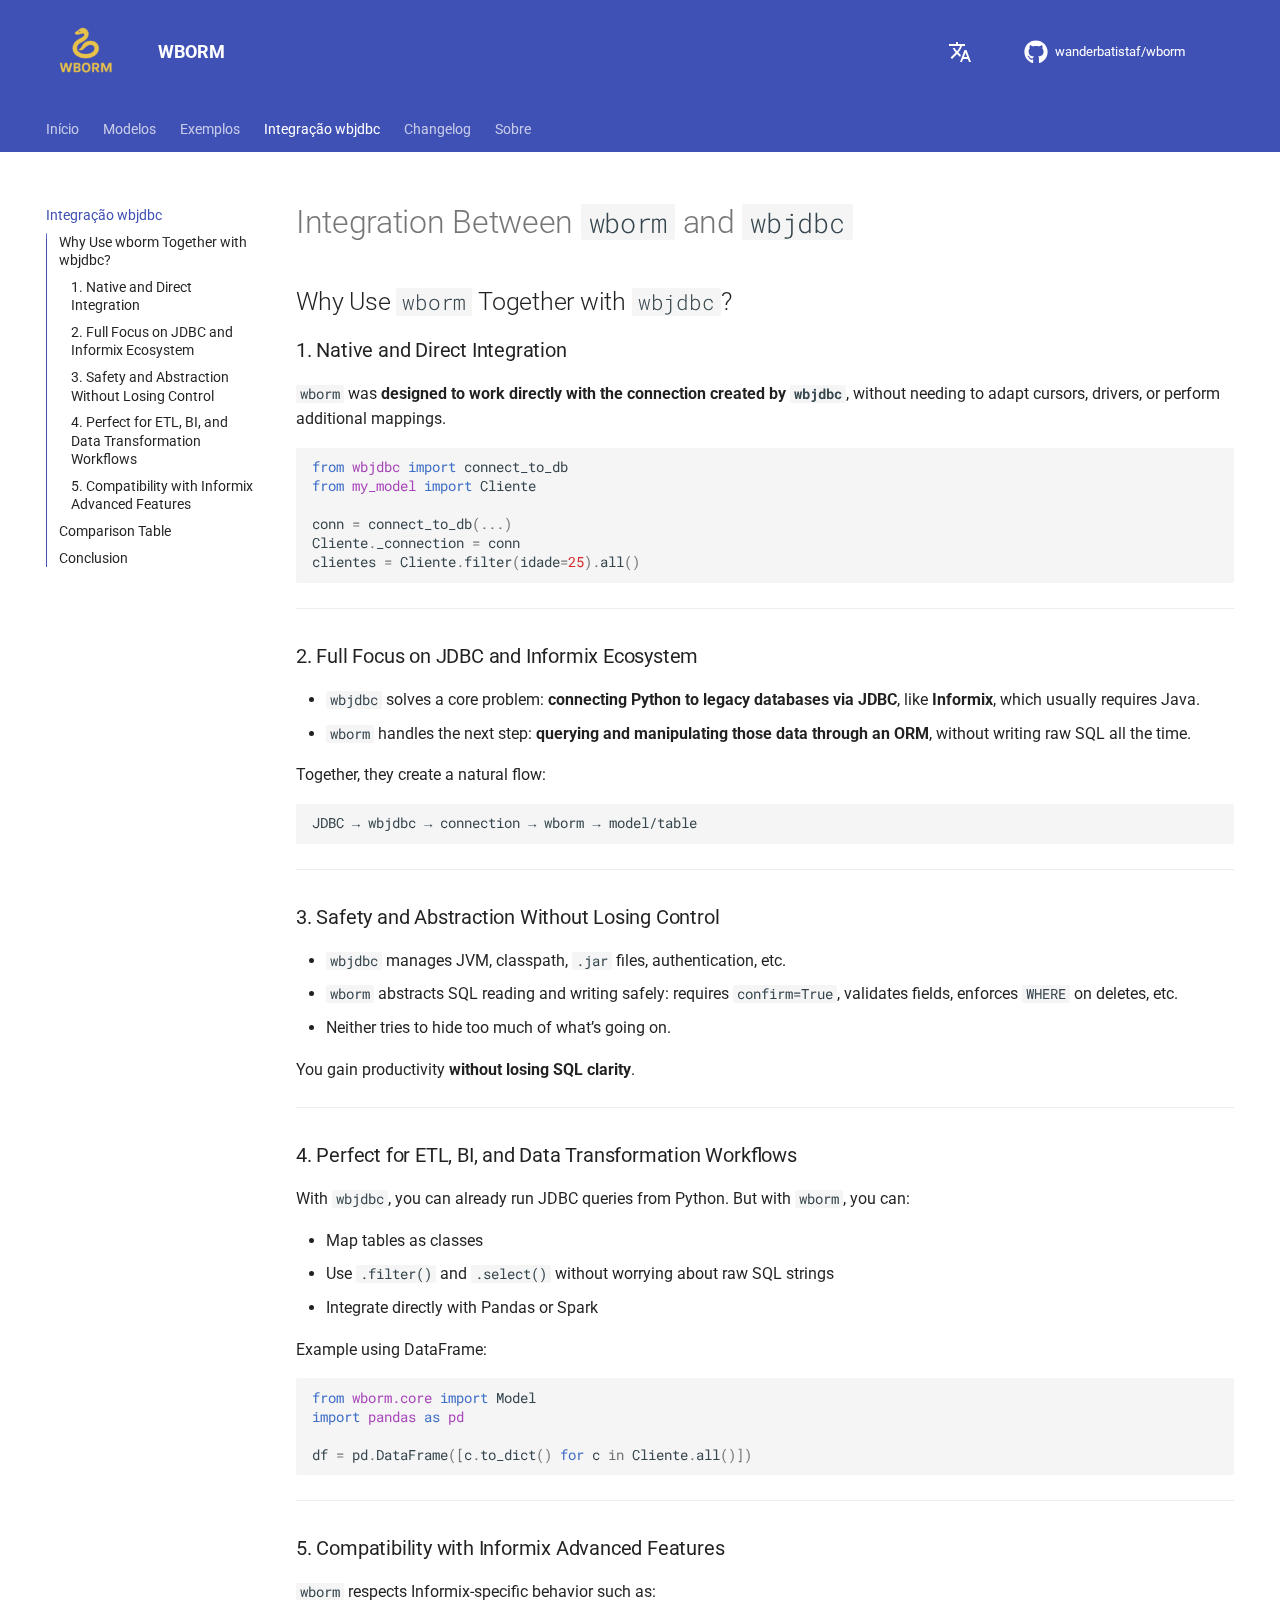
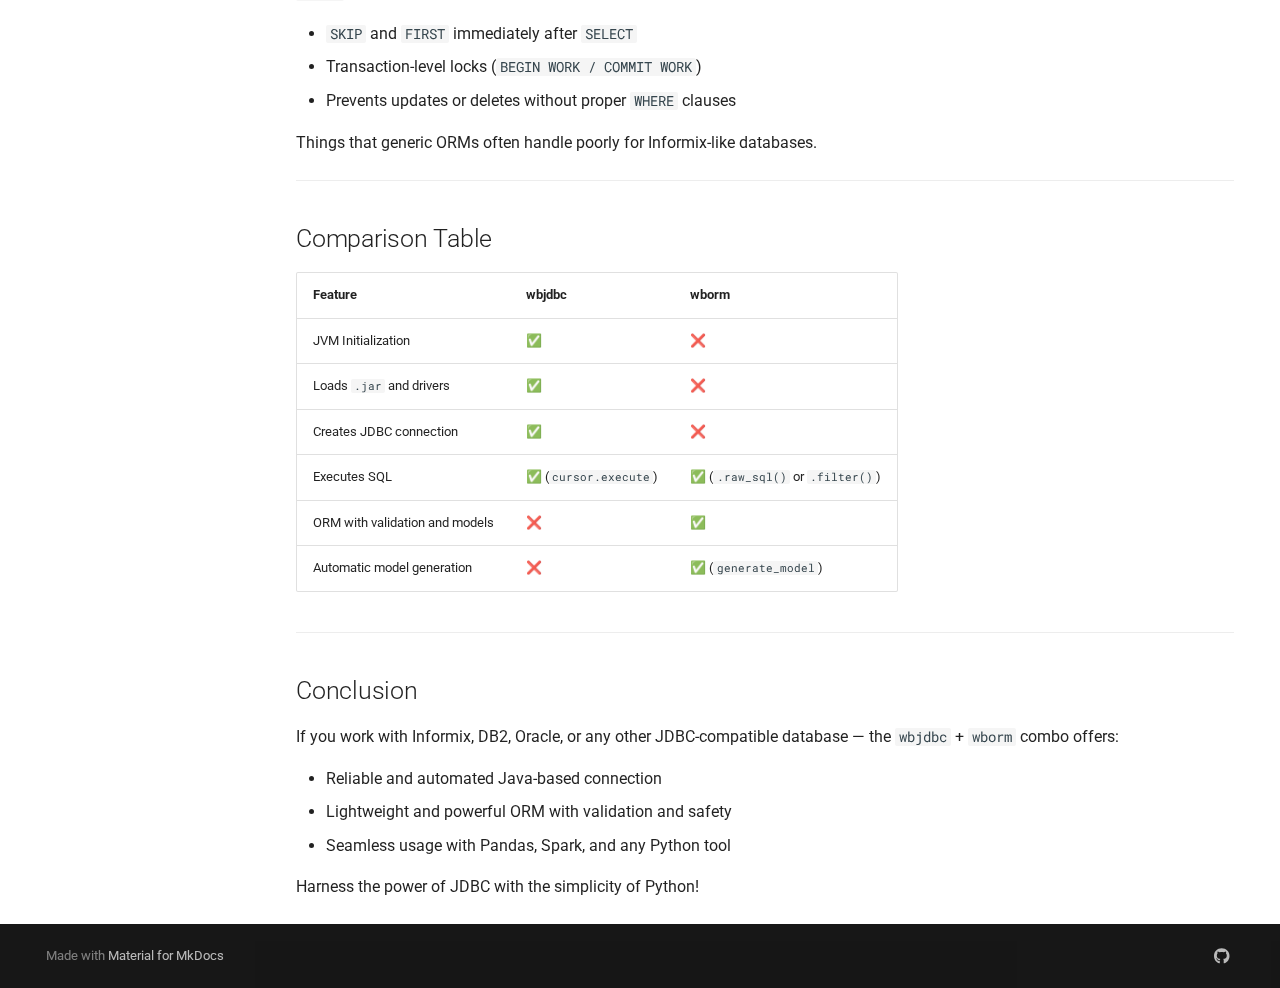
<file: en/integra-wbjdbc/index.html>
<!doctype html>
<html lang="en" class="no-js">
  <head>
    
      <meta charset="utf-8">
      <meta name="viewport" content="width=device-width,initial-scale=1">
      
        <meta name="description" content="ORM leve com suporte a JDBC e Informix">
      
      
        <meta name="author" content="Wanderson Batista">
      
      
        <link rel="canonical" href="https://wanderbatistaf.github.io/wborm/en/integra-wbjdbc/">
      
      
        <link rel="prev" href="../exemplos/">
      
      
        <link rel="next" href="../changelog/">
      
      
      <link rel="icon" href="../../images/wborm.png">
      <meta name="generator" content="mkdocs-1.6.1, mkdocs-material-9.6.11">
    
    
      
        <title>Integração wbjdbc - WBORM</title>
      
    
    
      <link rel="stylesheet" href="../../assets/stylesheets/main.4af4bdda.min.css">
      
        
        <link rel="stylesheet" href="../../assets/stylesheets/palette.06af60db.min.css">
      
      


    
    
      
    
    
      
        
        
        <link rel="preconnect" href="https://fonts.gstatic.com" crossorigin>
        <link rel="stylesheet" href="https://fonts.googleapis.com/css?family=Roboto:300,300i,400,400i,700,700i%7CRoboto+Mono:400,400i,700,700i&display=fallback">
        <style>:root{--md-text-font:"Roboto";--md-code-font:"Roboto Mono"}</style>
      
    
    
      <link rel="stylesheet" href="../../assets/stylesheets/extra.css">
    
    <script>__md_scope=new URL("../..",location),__md_hash=e=>[...e].reduce(((e,_)=>(e<<5)-e+_.charCodeAt(0)),0),__md_get=(e,_=localStorage,t=__md_scope)=>JSON.parse(_.getItem(t.pathname+"."+e)),__md_set=(e,_,t=localStorage,a=__md_scope)=>{try{t.setItem(a.pathname+"."+e,JSON.stringify(_))}catch(e){}}</script>
    
      

    
    
    
  </head>
  
  
    
    
      
    
    
    
    
    <body dir="ltr" data-md-color-scheme="default" data-md-color-primary="indigo" data-md-color-accent="indigo">
  
    
    <input class="md-toggle" data-md-toggle="drawer" type="checkbox" id="__drawer" autocomplete="off">
    <input class="md-toggle" data-md-toggle="search" type="checkbox" id="__search" autocomplete="off">
    <label class="md-overlay" for="__drawer"></label>
    <div data-md-component="skip">
      
        
        <a href="#integration-between-wborm-and-wbjdbc" class="md-skip">
          Skip to content
        </a>
      
    </div>
    <div data-md-component="announce">
      
    </div>
    
    
      

<header class="md-header" data-md-component="header">
  <nav class="md-header__inner md-grid" aria-label="Header">
    <a href="../" title="WBORM" class="md-header__button md-logo" aria-label="WBORM" data-md-component="logo">
      
  <img src="../../images/wborm.png" alt="logo">

    </a>
    <label class="md-header__button md-icon" for="__drawer">
      
      <svg xmlns="http://www.w3.org/2000/svg" viewBox="0 0 24 24"><path d="M3 6h18v2H3zm0 5h18v2H3zm0 5h18v2H3z"/></svg>
    </label>
    <div class="md-header__title" data-md-component="header-title">
      <div class="md-header__ellipsis">
        <div class="md-header__topic">
          <span class="md-ellipsis">
            WBORM
          </span>
        </div>
        <div class="md-header__topic" data-md-component="header-topic">
          <span class="md-ellipsis">
            
              Integração wbjdbc
            
          </span>
        </div>
      </div>
    </div>
    
      
        <form class="md-header__option" data-md-component="palette">
  
    
    
    
    <input class="md-option" data-md-color-media="" data-md-color-scheme="default" data-md-color-primary="indigo" data-md-color-accent="indigo"  aria-hidden="true"  type="radio" name="__palette" id="__palette_0">
    
  
</form>
      
    
    
      <script>var palette=__md_get("__palette");if(palette&&palette.color){if("(prefers-color-scheme)"===palette.color.media){var media=matchMedia("(prefers-color-scheme: light)"),input=document.querySelector(media.matches?"[data-md-color-media='(prefers-color-scheme: light)']":"[data-md-color-media='(prefers-color-scheme: dark)']");palette.color.media=input.getAttribute("data-md-color-media"),palette.color.scheme=input.getAttribute("data-md-color-scheme"),palette.color.primary=input.getAttribute("data-md-color-primary"),palette.color.accent=input.getAttribute("data-md-color-accent")}for(var[key,value]of Object.entries(palette.color))document.body.setAttribute("data-md-color-"+key,value)}</script>
    
    
      <div class="md-header__option">
  <div class="md-select">
    
    <button class="md-header__button md-icon" aria-label="Select language">
      <svg xmlns="http://www.w3.org/2000/svg" viewBox="0 0 24 24"><path d="m12.87 15.07-2.54-2.51.03-.03A17.5 17.5 0 0 0 14.07 6H17V4h-7V2H8v2H1v2h11.17C11.5 7.92 10.44 9.75 9 11.35 8.07 10.32 7.3 9.19 6.69 8h-2c.73 1.63 1.73 3.17 2.98 4.56l-5.09 5.02L4 19l5-5 3.11 3.11zM18.5 10h-2L12 22h2l1.12-3h4.75L21 22h2zm-2.62 7 1.62-4.33L19.12 17z"/></svg>
    </button>
    <div class="md-select__inner">
      <ul class="md-select__list">
        
          <li class="md-select__item">
            <a href="../../integra-wbjdbc/" hreflang="pt" class="md-select__link">
              Português
            </a>
          </li>
        
          <li class="md-select__item">
            <a href="./" hreflang="en" class="md-select__link">
              English
            </a>
          </li>
        
      </ul>
    </div>
  </div>
</div>
    
    
    
      <div class="md-header__source">
        <a href="https://github.com/wanderbatistaf/wborm" title="Go to repository" class="md-source" data-md-component="source">
  <div class="md-source__icon md-icon">
    
    <svg xmlns="http://www.w3.org/2000/svg" viewBox="0 0 496 512"><!--! Font Awesome Free 6.7.2 by @fontawesome - https://fontawesome.com License - https://fontawesome.com/license/free (Icons: CC BY 4.0, Fonts: SIL OFL 1.1, Code: MIT License) Copyright 2024 Fonticons, Inc.--><path d="M165.9 397.4c0 2-2.3 3.6-5.2 3.6-3.3.3-5.6-1.3-5.6-3.6 0-2 2.3-3.6 5.2-3.6 3-.3 5.6 1.3 5.6 3.6m-31.1-4.5c-.7 2 1.3 4.3 4.3 4.9 2.6 1 5.6 0 6.2-2s-1.3-4.3-4.3-5.2c-2.6-.7-5.5.3-6.2 2.3m44.2-1.7c-2.9.7-4.9 2.6-4.6 4.9.3 2 2.9 3.3 5.9 2.6 2.9-.7 4.9-2.6 4.6-4.6-.3-1.9-3-3.2-5.9-2.9M244.8 8C106.1 8 0 113.3 0 252c0 110.9 69.8 205.8 169.5 239.2 12.8 2.3 17.3-5.6 17.3-12.1 0-6.2-.3-40.4-.3-61.4 0 0-70 15-84.7-29.8 0 0-11.4-29.1-27.8-36.6 0 0-22.9-15.7 1.6-15.4 0 0 24.9 2 38.6 25.8 21.9 38.6 58.6 27.5 72.9 20.9 2.3-16 8.8-27.1 16-33.7-55.9-6.2-112.3-14.3-112.3-110.5 0-27.5 7.6-41.3 23.6-58.9-2.6-6.5-11.1-33.3 2.6-67.9 20.9-6.5 69 27 69 27 20-5.6 41.5-8.5 62.8-8.5s42.8 2.9 62.8 8.5c0 0 48.1-33.6 69-27 13.7 34.7 5.2 61.4 2.6 67.9 16 17.7 25.8 31.5 25.8 58.9 0 96.5-58.9 104.2-114.8 110.5 9.2 7.9 17 22.9 17 46.4 0 33.7-.3 75.4-.3 83.6 0 6.5 4.6 14.4 17.3 12.1C428.2 457.8 496 362.9 496 252 496 113.3 383.5 8 244.8 8M97.2 352.9c-1.3 1-1 3.3.7 5.2 1.6 1.6 3.9 2.3 5.2 1 1.3-1 1-3.3-.7-5.2-1.6-1.6-3.9-2.3-5.2-1m-10.8-8.1c-.7 1.3.3 2.9 2.3 3.9 1.6 1 3.6.7 4.3-.7.7-1.3-.3-2.9-2.3-3.9-2-.6-3.6-.3-4.3.7m32.4 35.6c-1.6 1.3-1 4.3 1.3 6.2 2.3 2.3 5.2 2.6 6.5 1 1.3-1.3.7-4.3-1.3-6.2-2.2-2.3-5.2-2.6-6.5-1m-11.4-14.7c-1.6 1-1.6 3.6 0 5.9s4.3 3.3 5.6 2.3c1.6-1.3 1.6-3.9 0-6.2-1.4-2.3-4-3.3-5.6-2"/></svg>
  </div>
  <div class="md-source__repository">
    wanderbatistaf/wborm
  </div>
</a>
      </div>
    
  </nav>
  
</header>
    
    <div class="md-container" data-md-component="container">
      
      
        
          
            
<nav class="md-tabs" aria-label="Tabs" data-md-component="tabs">
  <div class="md-grid">
    <ul class="md-tabs__list">
      
        
  
  
  
  
    <li class="md-tabs__item">
      <a href="../" class="md-tabs__link">
        
  
  
    
  
  Início

      </a>
    </li>
  

      
        
  
  
  
  
    <li class="md-tabs__item">
      <a href="../modelos/" class="md-tabs__link">
        
  
  
    
  
  Modelos

      </a>
    </li>
  

      
        
  
  
  
  
    <li class="md-tabs__item">
      <a href="../exemplos/" class="md-tabs__link">
        
  
  
    
  
  Exemplos

      </a>
    </li>
  

      
        
  
  
  
    
  
  
    <li class="md-tabs__item md-tabs__item--active">
      <a href="./" class="md-tabs__link">
        
  
  
    
  
  Integração wbjdbc

      </a>
    </li>
  

      
        
  
  
  
  
    <li class="md-tabs__item">
      <a href="../changelog/" class="md-tabs__link">
        
  
  
    
  
  Changelog

      </a>
    </li>
  

      
        
  
  
  
  
    <li class="md-tabs__item">
      <a href="../por-que-usar/" class="md-tabs__link">
        
  
  
    
  
  Sobre

      </a>
    </li>
  

      
    </ul>
  </div>
</nav>
          
        
      
      <main class="md-main" data-md-component="main">
        <div class="md-main__inner md-grid">
          
            
              
              <div class="md-sidebar md-sidebar--primary" data-md-component="sidebar" data-md-type="navigation" >
                <div class="md-sidebar__scrollwrap">
                  <div class="md-sidebar__inner">
                    


  


  

<nav class="md-nav md-nav--primary md-nav--lifted md-nav--integrated" aria-label="Navigation" data-md-level="0">
  <label class="md-nav__title" for="__drawer">
    <a href="../" title="WBORM" class="md-nav__button md-logo" aria-label="WBORM" data-md-component="logo">
      
  <img src="../../images/wborm.png" alt="logo">

    </a>
    WBORM
  </label>
  
    <div class="md-nav__source">
      <a href="https://github.com/wanderbatistaf/wborm" title="Go to repository" class="md-source" data-md-component="source">
  <div class="md-source__icon md-icon">
    
    <svg xmlns="http://www.w3.org/2000/svg" viewBox="0 0 496 512"><!--! Font Awesome Free 6.7.2 by @fontawesome - https://fontawesome.com License - https://fontawesome.com/license/free (Icons: CC BY 4.0, Fonts: SIL OFL 1.1, Code: MIT License) Copyright 2024 Fonticons, Inc.--><path d="M165.9 397.4c0 2-2.3 3.6-5.2 3.6-3.3.3-5.6-1.3-5.6-3.6 0-2 2.3-3.6 5.2-3.6 3-.3 5.6 1.3 5.6 3.6m-31.1-4.5c-.7 2 1.3 4.3 4.3 4.9 2.6 1 5.6 0 6.2-2s-1.3-4.3-4.3-5.2c-2.6-.7-5.5.3-6.2 2.3m44.2-1.7c-2.9.7-4.9 2.6-4.6 4.9.3 2 2.9 3.3 5.9 2.6 2.9-.7 4.9-2.6 4.6-4.6-.3-1.9-3-3.2-5.9-2.9M244.8 8C106.1 8 0 113.3 0 252c0 110.9 69.8 205.8 169.5 239.2 12.8 2.3 17.3-5.6 17.3-12.1 0-6.2-.3-40.4-.3-61.4 0 0-70 15-84.7-29.8 0 0-11.4-29.1-27.8-36.6 0 0-22.9-15.7 1.6-15.4 0 0 24.9 2 38.6 25.8 21.9 38.6 58.6 27.5 72.9 20.9 2.3-16 8.8-27.1 16-33.7-55.9-6.2-112.3-14.3-112.3-110.5 0-27.5 7.6-41.3 23.6-58.9-2.6-6.5-11.1-33.3 2.6-67.9 20.9-6.5 69 27 69 27 20-5.6 41.5-8.5 62.8-8.5s42.8 2.9 62.8 8.5c0 0 48.1-33.6 69-27 13.7 34.7 5.2 61.4 2.6 67.9 16 17.7 25.8 31.5 25.8 58.9 0 96.5-58.9 104.2-114.8 110.5 9.2 7.9 17 22.9 17 46.4 0 33.7-.3 75.4-.3 83.6 0 6.5 4.6 14.4 17.3 12.1C428.2 457.8 496 362.9 496 252 496 113.3 383.5 8 244.8 8M97.2 352.9c-1.3 1-1 3.3.7 5.2 1.6 1.6 3.9 2.3 5.2 1 1.3-1 1-3.3-.7-5.2-1.6-1.6-3.9-2.3-5.2-1m-10.8-8.1c-.7 1.3.3 2.9 2.3 3.9 1.6 1 3.6.7 4.3-.7.7-1.3-.3-2.9-2.3-3.9-2-.6-3.6-.3-4.3.7m32.4 35.6c-1.6 1.3-1 4.3 1.3 6.2 2.3 2.3 5.2 2.6 6.5 1 1.3-1.3.7-4.3-1.3-6.2-2.2-2.3-5.2-2.6-6.5-1m-11.4-14.7c-1.6 1-1.6 3.6 0 5.9s4.3 3.3 5.6 2.3c1.6-1.3 1.6-3.9 0-6.2-1.4-2.3-4-3.3-5.6-2"/></svg>
  </div>
  <div class="md-source__repository">
    wanderbatistaf/wborm
  </div>
</a>
    </div>
  
  <ul class="md-nav__list" data-md-scrollfix>
    
      
      
  
  
  
  
    <li class="md-nav__item">
      <a href="../" class="md-nav__link">
        
  
  
  <span class="md-ellipsis">
    Início
    
  </span>
  

      </a>
    </li>
  

    
      
      
  
  
  
  
    <li class="md-nav__item">
      <a href="../modelos/" class="md-nav__link">
        
  
  
  <span class="md-ellipsis">
    Modelos
    
  </span>
  

      </a>
    </li>
  

    
      
      
  
  
  
  
    <li class="md-nav__item">
      <a href="../exemplos/" class="md-nav__link">
        
  
  
  <span class="md-ellipsis">
    Exemplos
    
  </span>
  

      </a>
    </li>
  

    
      
      
  
  
    
  
  
  
    <li class="md-nav__item md-nav__item--active">
      
      <input class="md-nav__toggle md-toggle" type="checkbox" id="__toc">
      
      
        
      
      
        <label class="md-nav__link md-nav__link--active" for="__toc">
          
  
  
  <span class="md-ellipsis">
    Integração wbjdbc
    
  </span>
  

          <span class="md-nav__icon md-icon"></span>
        </label>
      
      <a href="./" class="md-nav__link md-nav__link--active">
        
  
  
  <span class="md-ellipsis">
    Integração wbjdbc
    
  </span>
  

      </a>
      
        

<nav class="md-nav md-nav--secondary" aria-label="Table of contents">
  
  
  
    
  
  
    <label class="md-nav__title" for="__toc">
      <span class="md-nav__icon md-icon"></span>
      Table of contents
    </label>
    <ul class="md-nav__list" data-md-component="toc" data-md-scrollfix>
      
        <li class="md-nav__item">
  <a href="#why-use-wborm-together-with-wbjdbc" class="md-nav__link">
    <span class="md-ellipsis">
      Why Use wborm Together with wbjdbc?
    </span>
  </a>
  
    <nav class="md-nav" aria-label="Why Use wborm Together with wbjdbc?">
      <ul class="md-nav__list">
        
          <li class="md-nav__item">
  <a href="#1-native-and-direct-integration" class="md-nav__link">
    <span class="md-ellipsis">
      1. Native and Direct Integration
    </span>
  </a>
  
</li>
        
          <li class="md-nav__item">
  <a href="#2-full-focus-on-jdbc-and-informix-ecosystem" class="md-nav__link">
    <span class="md-ellipsis">
      2. Full Focus on JDBC and Informix Ecosystem
    </span>
  </a>
  
</li>
        
          <li class="md-nav__item">
  <a href="#3-safety-and-abstraction-without-losing-control" class="md-nav__link">
    <span class="md-ellipsis">
      3. Safety and Abstraction Without Losing Control
    </span>
  </a>
  
</li>
        
          <li class="md-nav__item">
  <a href="#4-perfect-for-etl-bi-and-data-transformation-workflows" class="md-nav__link">
    <span class="md-ellipsis">
      4. Perfect for ETL, BI, and Data Transformation Workflows
    </span>
  </a>
  
</li>
        
          <li class="md-nav__item">
  <a href="#5-compatibility-with-informix-advanced-features" class="md-nav__link">
    <span class="md-ellipsis">
      5. Compatibility with Informix Advanced Features
    </span>
  </a>
  
</li>
        
      </ul>
    </nav>
  
</li>
      
        <li class="md-nav__item">
  <a href="#comparison-table" class="md-nav__link">
    <span class="md-ellipsis">
      Comparison Table
    </span>
  </a>
  
</li>
      
        <li class="md-nav__item">
  <a href="#conclusion" class="md-nav__link">
    <span class="md-ellipsis">
      Conclusion
    </span>
  </a>
  
</li>
      
    </ul>
  
</nav>
      
    </li>
  

    
      
      
  
  
  
  
    <li class="md-nav__item">
      <a href="../changelog/" class="md-nav__link">
        
  
  
  <span class="md-ellipsis">
    Changelog
    
  </span>
  

      </a>
    </li>
  

    
      
      
  
  
  
  
    <li class="md-nav__item">
      <a href="../por-que-usar/" class="md-nav__link">
        
  
  
  <span class="md-ellipsis">
    Sobre
    
  </span>
  

      </a>
    </li>
  

    
  </ul>
</nav>
                  </div>
                </div>
              </div>
            
            
          
          
            <div class="md-content" data-md-component="content">
              <article class="md-content__inner md-typeset">
                
                  


  
  


<h1 id="integration-between-wborm-and-wbjdbc">Integration Between <code>wborm</code> and <code>wbjdbc</code><a class="headerlink" href="#integration-between-wborm-and-wbjdbc" title="Permanent link">&para;</a></h1>
<h2 id="why-use-wborm-together-with-wbjdbc">Why Use <code>wborm</code> Together with <code>wbjdbc</code>?<a class="headerlink" href="#why-use-wborm-together-with-wbjdbc" title="Permanent link">&para;</a></h2>
<h3 id="1-native-and-direct-integration">1. Native and Direct Integration<a class="headerlink" href="#1-native-and-direct-integration" title="Permanent link">&para;</a></h3>
<p><code>wborm</code> was <strong>designed to work directly with the connection created by <code>wbjdbc</code></strong>, without needing to adapt cursors, drivers, or perform additional mappings.</p>
<div class="highlight"><pre><span></span><code><span class="kn">from</span><span class="w"> </span><span class="nn">wbjdbc</span><span class="w"> </span><span class="kn">import</span> <span class="n">connect_to_db</span>
<span class="kn">from</span><span class="w"> </span><span class="nn">my_model</span><span class="w"> </span><span class="kn">import</span> <span class="n">Cliente</span>

<span class="n">conn</span> <span class="o">=</span> <span class="n">connect_to_db</span><span class="p">(</span><span class="o">...</span><span class="p">)</span>
<span class="n">Cliente</span><span class="o">.</span><span class="n">_connection</span> <span class="o">=</span> <span class="n">conn</span>
<span class="n">clientes</span> <span class="o">=</span> <span class="n">Cliente</span><span class="o">.</span><span class="n">filter</span><span class="p">(</span><span class="n">idade</span><span class="o">=</span><span class="mi">25</span><span class="p">)</span><span class="o">.</span><span class="n">all</span><span class="p">()</span>
</code></pre></div>
<hr />
<h3 id="2-full-focus-on-jdbc-and-informix-ecosystem">2. Full Focus on JDBC and Informix Ecosystem<a class="headerlink" href="#2-full-focus-on-jdbc-and-informix-ecosystem" title="Permanent link">&para;</a></h3>
<ul>
<li><code>wbjdbc</code> solves a core problem: <strong>connecting Python to legacy databases via JDBC</strong>, like <strong>Informix</strong>, which usually requires Java.</li>
<li><code>wborm</code> handles the next step: <strong>querying and manipulating those data through an ORM</strong>, without writing raw SQL all the time.</li>
</ul>
<p>Together, they create a natural flow:
<div class="highlight"><pre><span></span><code>JDBC → wbjdbc → connection → wborm → model/table
</code></pre></div></p>
<hr />
<h3 id="3-safety-and-abstraction-without-losing-control">3. Safety and Abstraction Without Losing Control<a class="headerlink" href="#3-safety-and-abstraction-without-losing-control" title="Permanent link">&para;</a></h3>
<ul>
<li><code>wbjdbc</code> manages JVM, classpath, <code>.jar</code> files, authentication, etc.</li>
<li><code>wborm</code> abstracts SQL reading and writing safely: requires <code>confirm=True</code>, validates fields, enforces <code>WHERE</code> on deletes, etc.</li>
<li>Neither tries to hide too much of what’s going on.</li>
</ul>
<p>You gain productivity <strong>without losing SQL clarity</strong>.</p>
<hr />
<h3 id="4-perfect-for-etl-bi-and-data-transformation-workflows">4. Perfect for ETL, BI, and Data Transformation Workflows<a class="headerlink" href="#4-perfect-for-etl-bi-and-data-transformation-workflows" title="Permanent link">&para;</a></h3>
<p>With <code>wbjdbc</code>, you can already run JDBC queries from Python. But with <code>wborm</code>, you can:</p>
<ul>
<li>Map tables as classes  </li>
<li>Use <code>.filter()</code> and <code>.select()</code> without worrying about raw SQL strings  </li>
<li>Integrate directly with Pandas or Spark  </li>
</ul>
<p>Example using DataFrame:</p>
<div class="highlight"><pre><span></span><code><span class="kn">from</span><span class="w"> </span><span class="nn">wborm.core</span><span class="w"> </span><span class="kn">import</span> <span class="n">Model</span>
<span class="kn">import</span><span class="w"> </span><span class="nn">pandas</span><span class="w"> </span><span class="k">as</span><span class="w"> </span><span class="nn">pd</span>

<span class="n">df</span> <span class="o">=</span> <span class="n">pd</span><span class="o">.</span><span class="n">DataFrame</span><span class="p">([</span><span class="n">c</span><span class="o">.</span><span class="n">to_dict</span><span class="p">()</span> <span class="k">for</span> <span class="n">c</span> <span class="ow">in</span> <span class="n">Cliente</span><span class="o">.</span><span class="n">all</span><span class="p">()])</span>
</code></pre></div>
<hr />
<h3 id="5-compatibility-with-informix-advanced-features">5. Compatibility with Informix Advanced Features<a class="headerlink" href="#5-compatibility-with-informix-advanced-features" title="Permanent link">&para;</a></h3>
<p><code>wborm</code> respects Informix-specific behavior such as:</p>
<ul>
<li><code>SKIP</code> and <code>FIRST</code> immediately after <code>SELECT</code>  </li>
<li>Transaction-level locks (<code>BEGIN WORK / COMMIT WORK</code>)  </li>
<li>Prevents updates or deletes without proper <code>WHERE</code> clauses  </li>
</ul>
<p>Things that generic ORMs often handle poorly for Informix-like databases.</p>
<hr />
<h2 id="comparison-table">Comparison Table<a class="headerlink" href="#comparison-table" title="Permanent link">&para;</a></h2>
<table>
<thead>
<tr>
<th>Feature</th>
<th>wbjdbc</th>
<th>wborm</th>
</tr>
</thead>
<tbody>
<tr>
<td>JVM Initialization</td>
<td>✅</td>
<td>❌</td>
</tr>
<tr>
<td>Loads <code>.jar</code> and drivers</td>
<td>✅</td>
<td>❌</td>
</tr>
<tr>
<td>Creates JDBC connection</td>
<td>✅</td>
<td>❌</td>
</tr>
<tr>
<td>Executes SQL</td>
<td>✅ (<code>cursor.execute</code>)</td>
<td>✅ (<code>.raw_sql()</code> or <code>.filter()</code>)</td>
</tr>
<tr>
<td>ORM with validation and models</td>
<td>❌</td>
<td>✅</td>
</tr>
<tr>
<td>Automatic model generation</td>
<td>❌</td>
<td>✅ (<code>generate_model</code>)</td>
</tr>
</tbody>
</table>
<hr />
<h2 id="conclusion">Conclusion<a class="headerlink" href="#conclusion" title="Permanent link">&para;</a></h2>
<p>If you work with Informix, DB2, Oracle, or any other JDBC-compatible database — the <code>wbjdbc</code> + <code>wborm</code> combo offers:</p>
<ul>
<li>Reliable and automated Java-based connection  </li>
<li>Lightweight and powerful ORM with validation and safety  </li>
<li>Seamless usage with Pandas, Spark, and any Python tool</li>
</ul>
<p>Harness the power of JDBC with the simplicity of Python!</p>












                
              </article>
            </div>
          
          
<script>var target=document.getElementById(location.hash.slice(1));target&&target.name&&(target.checked=target.name.startsWith("__tabbed_"))</script>
        </div>
        
      </main>
      
        <footer class="md-footer">
  
  <div class="md-footer-meta md-typeset">
    <div class="md-footer-meta__inner md-grid">
      <div class="md-copyright">
  
  
    Made with
    <a href="https://squidfunk.github.io/mkdocs-material/" target="_blank" rel="noopener">
      Material for MkDocs
    </a>
  
</div>
      
        <div class="md-social">
  
    
    
    
    
      
      
    
    <a href="https://github.com/wanderbatistaf" target="_blank" rel="noopener" title="github.com" class="md-social__link">
      <svg xmlns="http://www.w3.org/2000/svg" viewBox="0 0 496 512"><!--! Font Awesome Free 6.7.2 by @fontawesome - https://fontawesome.com License - https://fontawesome.com/license/free (Icons: CC BY 4.0, Fonts: SIL OFL 1.1, Code: MIT License) Copyright 2024 Fonticons, Inc.--><path d="M165.9 397.4c0 2-2.3 3.6-5.2 3.6-3.3.3-5.6-1.3-5.6-3.6 0-2 2.3-3.6 5.2-3.6 3-.3 5.6 1.3 5.6 3.6m-31.1-4.5c-.7 2 1.3 4.3 4.3 4.9 2.6 1 5.6 0 6.2-2s-1.3-4.3-4.3-5.2c-2.6-.7-5.5.3-6.2 2.3m44.2-1.7c-2.9.7-4.9 2.6-4.6 4.9.3 2 2.9 3.3 5.9 2.6 2.9-.7 4.9-2.6 4.6-4.6-.3-1.9-3-3.2-5.9-2.9M244.8 8C106.1 8 0 113.3 0 252c0 110.9 69.8 205.8 169.5 239.2 12.8 2.3 17.3-5.6 17.3-12.1 0-6.2-.3-40.4-.3-61.4 0 0-70 15-84.7-29.8 0 0-11.4-29.1-27.8-36.6 0 0-22.9-15.7 1.6-15.4 0 0 24.9 2 38.6 25.8 21.9 38.6 58.6 27.5 72.9 20.9 2.3-16 8.8-27.1 16-33.7-55.9-6.2-112.3-14.3-112.3-110.5 0-27.5 7.6-41.3 23.6-58.9-2.6-6.5-11.1-33.3 2.6-67.9 20.9-6.5 69 27 69 27 20-5.6 41.5-8.5 62.8-8.5s42.8 2.9 62.8 8.5c0 0 48.1-33.6 69-27 13.7 34.7 5.2 61.4 2.6 67.9 16 17.7 25.8 31.5 25.8 58.9 0 96.5-58.9 104.2-114.8 110.5 9.2 7.9 17 22.9 17 46.4 0 33.7-.3 75.4-.3 83.6 0 6.5 4.6 14.4 17.3 12.1C428.2 457.8 496 362.9 496 252 496 113.3 383.5 8 244.8 8M97.2 352.9c-1.3 1-1 3.3.7 5.2 1.6 1.6 3.9 2.3 5.2 1 1.3-1 1-3.3-.7-5.2-1.6-1.6-3.9-2.3-5.2-1m-10.8-8.1c-.7 1.3.3 2.9 2.3 3.9 1.6 1 3.6.7 4.3-.7.7-1.3-.3-2.9-2.3-3.9-2-.6-3.6-.3-4.3.7m32.4 35.6c-1.6 1.3-1 4.3 1.3 6.2 2.3 2.3 5.2 2.6 6.5 1 1.3-1.3.7-4.3-1.3-6.2-2.2-2.3-5.2-2.6-6.5-1m-11.4-14.7c-1.6 1-1.6 3.6 0 5.9s4.3 3.3 5.6 2.3c1.6-1.3 1.6-3.9 0-6.2-1.4-2.3-4-3.3-5.6-2"/></svg>
    </a>
  
</div>
      
    </div>
  </div>
</footer>
      
    </div>
    <div class="md-dialog" data-md-component="dialog">
      <div class="md-dialog__inner md-typeset"></div>
    </div>
    
    
    
      
      <script id="__config" type="application/json">{"base": "../..", "features": ["navigation.tabs", "navigation.sections", "navigation.indexes", "toc.integrate", "content.code.annotate", "search.suggest", "search.highlight"], "search": "../../assets/javascripts/workers/search.f8cc74c7.min.js", "tags": null, "translations": {"clipboard.copied": "Copied to clipboard", "clipboard.copy": "Copy to clipboard", "search.result.more.one": "1 more on this page", "search.result.more.other": "# more on this page", "search.result.none": "No matching documents", "search.result.one": "1 matching document", "search.result.other": "# matching documents", "search.result.placeholder": "Type to start searching", "search.result.term.missing": "Missing", "select.version": "Select version"}, "version": null}</script>
    
    
      <script src="../../assets/javascripts/bundle.c8b220af.min.js"></script>
      
    
  </body>
</html>
</file>
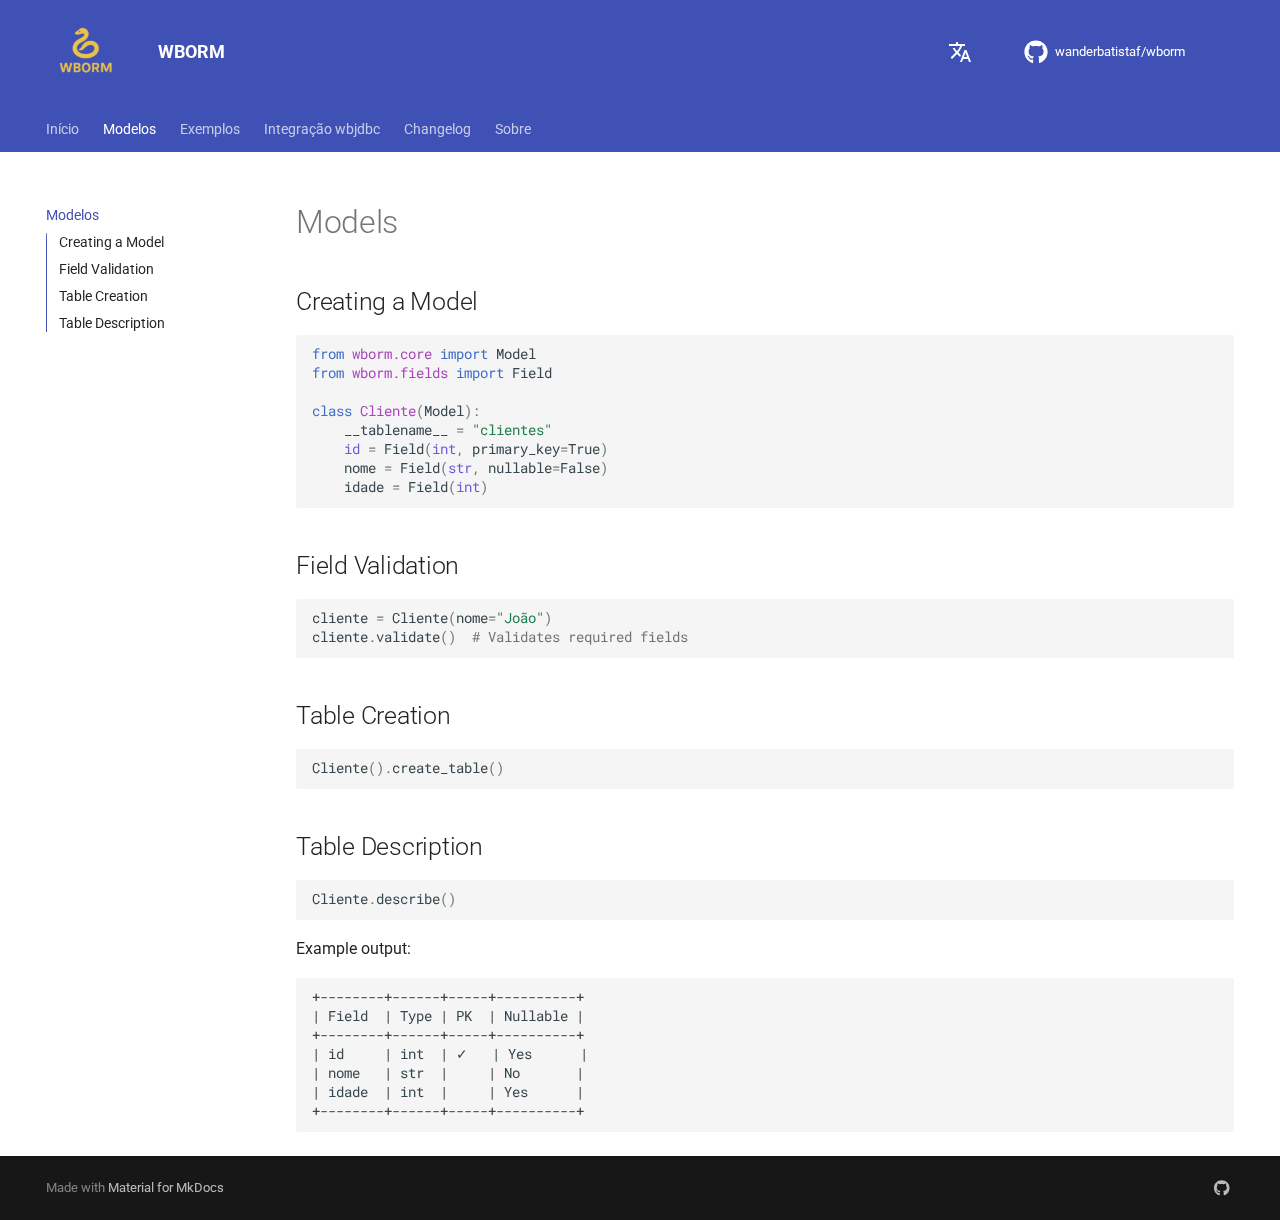
<file: en/modelos/index.html>
<!doctype html>
<html lang="en" class="no-js">
  <head>
    
      <meta charset="utf-8">
      <meta name="viewport" content="width=device-width,initial-scale=1">
      
        <meta name="description" content="ORM leve com suporte a JDBC e Informix">
      
      
        <meta name="author" content="Wanderson Batista">
      
      
        <link rel="canonical" href="https://wanderbatistaf.github.io/wborm/en/modelos/">
      
      
        <link rel="prev" href="../">
      
      
        <link rel="next" href="../exemplos/">
      
      
      <link rel="icon" href="../../images/wborm.png">
      <meta name="generator" content="mkdocs-1.6.1, mkdocs-material-9.6.11">
    
    
      
        <title>Modelos - WBORM</title>
      
    
    
      <link rel="stylesheet" href="../../assets/stylesheets/main.4af4bdda.min.css">
      
        
        <link rel="stylesheet" href="../../assets/stylesheets/palette.06af60db.min.css">
      
      


    
    
      
    
    
      
        
        
        <link rel="preconnect" href="https://fonts.gstatic.com" crossorigin>
        <link rel="stylesheet" href="https://fonts.googleapis.com/css?family=Roboto:300,300i,400,400i,700,700i%7CRoboto+Mono:400,400i,700,700i&display=fallback">
        <style>:root{--md-text-font:"Roboto";--md-code-font:"Roboto Mono"}</style>
      
    
    
      <link rel="stylesheet" href="../../assets/stylesheets/extra.css">
    
    <script>__md_scope=new URL("../..",location),__md_hash=e=>[...e].reduce(((e,_)=>(e<<5)-e+_.charCodeAt(0)),0),__md_get=(e,_=localStorage,t=__md_scope)=>JSON.parse(_.getItem(t.pathname+"."+e)),__md_set=(e,_,t=localStorage,a=__md_scope)=>{try{t.setItem(a.pathname+"."+e,JSON.stringify(_))}catch(e){}}</script>
    
      

    
    
    
  </head>
  
  
    
    
      
    
    
    
    
    <body dir="ltr" data-md-color-scheme="default" data-md-color-primary="indigo" data-md-color-accent="indigo">
  
    
    <input class="md-toggle" data-md-toggle="drawer" type="checkbox" id="__drawer" autocomplete="off">
    <input class="md-toggle" data-md-toggle="search" type="checkbox" id="__search" autocomplete="off">
    <label class="md-overlay" for="__drawer"></label>
    <div data-md-component="skip">
      
        
        <a href="#models" class="md-skip">
          Skip to content
        </a>
      
    </div>
    <div data-md-component="announce">
      
    </div>
    
    
      

<header class="md-header" data-md-component="header">
  <nav class="md-header__inner md-grid" aria-label="Header">
    <a href="../" title="WBORM" class="md-header__button md-logo" aria-label="WBORM" data-md-component="logo">
      
  <img src="../../images/wborm.png" alt="logo">

    </a>
    <label class="md-header__button md-icon" for="__drawer">
      
      <svg xmlns="http://www.w3.org/2000/svg" viewBox="0 0 24 24"><path d="M3 6h18v2H3zm0 5h18v2H3zm0 5h18v2H3z"/></svg>
    </label>
    <div class="md-header__title" data-md-component="header-title">
      <div class="md-header__ellipsis">
        <div class="md-header__topic">
          <span class="md-ellipsis">
            WBORM
          </span>
        </div>
        <div class="md-header__topic" data-md-component="header-topic">
          <span class="md-ellipsis">
            
              Modelos
            
          </span>
        </div>
      </div>
    </div>
    
      
        <form class="md-header__option" data-md-component="palette">
  
    
    
    
    <input class="md-option" data-md-color-media="" data-md-color-scheme="default" data-md-color-primary="indigo" data-md-color-accent="indigo"  aria-hidden="true"  type="radio" name="__palette" id="__palette_0">
    
  
</form>
      
    
    
      <script>var palette=__md_get("__palette");if(palette&&palette.color){if("(prefers-color-scheme)"===palette.color.media){var media=matchMedia("(prefers-color-scheme: light)"),input=document.querySelector(media.matches?"[data-md-color-media='(prefers-color-scheme: light)']":"[data-md-color-media='(prefers-color-scheme: dark)']");palette.color.media=input.getAttribute("data-md-color-media"),palette.color.scheme=input.getAttribute("data-md-color-scheme"),palette.color.primary=input.getAttribute("data-md-color-primary"),palette.color.accent=input.getAttribute("data-md-color-accent")}for(var[key,value]of Object.entries(palette.color))document.body.setAttribute("data-md-color-"+key,value)}</script>
    
    
      <div class="md-header__option">
  <div class="md-select">
    
    <button class="md-header__button md-icon" aria-label="Select language">
      <svg xmlns="http://www.w3.org/2000/svg" viewBox="0 0 24 24"><path d="m12.87 15.07-2.54-2.51.03-.03A17.5 17.5 0 0 0 14.07 6H17V4h-7V2H8v2H1v2h11.17C11.5 7.92 10.44 9.75 9 11.35 8.07 10.32 7.3 9.19 6.69 8h-2c.73 1.63 1.73 3.17 2.98 4.56l-5.09 5.02L4 19l5-5 3.11 3.11zM18.5 10h-2L12 22h2l1.12-3h4.75L21 22h2zm-2.62 7 1.62-4.33L19.12 17z"/></svg>
    </button>
    <div class="md-select__inner">
      <ul class="md-select__list">
        
          <li class="md-select__item">
            <a href="../../modelos/" hreflang="pt" class="md-select__link">
              Português
            </a>
          </li>
        
          <li class="md-select__item">
            <a href="./" hreflang="en" class="md-select__link">
              English
            </a>
          </li>
        
      </ul>
    </div>
  </div>
</div>
    
    
    
      <div class="md-header__source">
        <a href="https://github.com/wanderbatistaf/wborm" title="Go to repository" class="md-source" data-md-component="source">
  <div class="md-source__icon md-icon">
    
    <svg xmlns="http://www.w3.org/2000/svg" viewBox="0 0 496 512"><!--! Font Awesome Free 6.7.2 by @fontawesome - https://fontawesome.com License - https://fontawesome.com/license/free (Icons: CC BY 4.0, Fonts: SIL OFL 1.1, Code: MIT License) Copyright 2024 Fonticons, Inc.--><path d="M165.9 397.4c0 2-2.3 3.6-5.2 3.6-3.3.3-5.6-1.3-5.6-3.6 0-2 2.3-3.6 5.2-3.6 3-.3 5.6 1.3 5.6 3.6m-31.1-4.5c-.7 2 1.3 4.3 4.3 4.9 2.6 1 5.6 0 6.2-2s-1.3-4.3-4.3-5.2c-2.6-.7-5.5.3-6.2 2.3m44.2-1.7c-2.9.7-4.9 2.6-4.6 4.9.3 2 2.9 3.3 5.9 2.6 2.9-.7 4.9-2.6 4.6-4.6-.3-1.9-3-3.2-5.9-2.9M244.8 8C106.1 8 0 113.3 0 252c0 110.9 69.8 205.8 169.5 239.2 12.8 2.3 17.3-5.6 17.3-12.1 0-6.2-.3-40.4-.3-61.4 0 0-70 15-84.7-29.8 0 0-11.4-29.1-27.8-36.6 0 0-22.9-15.7 1.6-15.4 0 0 24.9 2 38.6 25.8 21.9 38.6 58.6 27.5 72.9 20.9 2.3-16 8.8-27.1 16-33.7-55.9-6.2-112.3-14.3-112.3-110.5 0-27.5 7.6-41.3 23.6-58.9-2.6-6.5-11.1-33.3 2.6-67.9 20.9-6.5 69 27 69 27 20-5.6 41.5-8.5 62.8-8.5s42.8 2.9 62.8 8.5c0 0 48.1-33.6 69-27 13.7 34.7 5.2 61.4 2.6 67.9 16 17.7 25.8 31.5 25.8 58.9 0 96.5-58.9 104.2-114.8 110.5 9.2 7.9 17 22.9 17 46.4 0 33.7-.3 75.4-.3 83.6 0 6.5 4.6 14.4 17.3 12.1C428.2 457.8 496 362.9 496 252 496 113.3 383.5 8 244.8 8M97.2 352.9c-1.3 1-1 3.3.7 5.2 1.6 1.6 3.9 2.3 5.2 1 1.3-1 1-3.3-.7-5.2-1.6-1.6-3.9-2.3-5.2-1m-10.8-8.1c-.7 1.3.3 2.9 2.3 3.9 1.6 1 3.6.7 4.3-.7.7-1.3-.3-2.9-2.3-3.9-2-.6-3.6-.3-4.3.7m32.4 35.6c-1.6 1.3-1 4.3 1.3 6.2 2.3 2.3 5.2 2.6 6.5 1 1.3-1.3.7-4.3-1.3-6.2-2.2-2.3-5.2-2.6-6.5-1m-11.4-14.7c-1.6 1-1.6 3.6 0 5.9s4.3 3.3 5.6 2.3c1.6-1.3 1.6-3.9 0-6.2-1.4-2.3-4-3.3-5.6-2"/></svg>
  </div>
  <div class="md-source__repository">
    wanderbatistaf/wborm
  </div>
</a>
      </div>
    
  </nav>
  
</header>
    
    <div class="md-container" data-md-component="container">
      
      
        
          
            
<nav class="md-tabs" aria-label="Tabs" data-md-component="tabs">
  <div class="md-grid">
    <ul class="md-tabs__list">
      
        
  
  
  
  
    <li class="md-tabs__item">
      <a href="../" class="md-tabs__link">
        
  
  
    
  
  Início

      </a>
    </li>
  

      
        
  
  
  
    
  
  
    <li class="md-tabs__item md-tabs__item--active">
      <a href="./" class="md-tabs__link">
        
  
  
    
  
  Modelos

      </a>
    </li>
  

      
        
  
  
  
  
    <li class="md-tabs__item">
      <a href="../exemplos/" class="md-tabs__link">
        
  
  
    
  
  Exemplos

      </a>
    </li>
  

      
        
  
  
  
  
    <li class="md-tabs__item">
      <a href="../integra-wbjdbc/" class="md-tabs__link">
        
  
  
    
  
  Integração wbjdbc

      </a>
    </li>
  

      
        
  
  
  
  
    <li class="md-tabs__item">
      <a href="../changelog/" class="md-tabs__link">
        
  
  
    
  
  Changelog

      </a>
    </li>
  

      
        
  
  
  
  
    <li class="md-tabs__item">
      <a href="../por-que-usar/" class="md-tabs__link">
        
  
  
    
  
  Sobre

      </a>
    </li>
  

      
    </ul>
  </div>
</nav>
          
        
      
      <main class="md-main" data-md-component="main">
        <div class="md-main__inner md-grid">
          
            
              
              <div class="md-sidebar md-sidebar--primary" data-md-component="sidebar" data-md-type="navigation" >
                <div class="md-sidebar__scrollwrap">
                  <div class="md-sidebar__inner">
                    


  


  

<nav class="md-nav md-nav--primary md-nav--lifted md-nav--integrated" aria-label="Navigation" data-md-level="0">
  <label class="md-nav__title" for="__drawer">
    <a href="../" title="WBORM" class="md-nav__button md-logo" aria-label="WBORM" data-md-component="logo">
      
  <img src="../../images/wborm.png" alt="logo">

    </a>
    WBORM
  </label>
  
    <div class="md-nav__source">
      <a href="https://github.com/wanderbatistaf/wborm" title="Go to repository" class="md-source" data-md-component="source">
  <div class="md-source__icon md-icon">
    
    <svg xmlns="http://www.w3.org/2000/svg" viewBox="0 0 496 512"><!--! Font Awesome Free 6.7.2 by @fontawesome - https://fontawesome.com License - https://fontawesome.com/license/free (Icons: CC BY 4.0, Fonts: SIL OFL 1.1, Code: MIT License) Copyright 2024 Fonticons, Inc.--><path d="M165.9 397.4c0 2-2.3 3.6-5.2 3.6-3.3.3-5.6-1.3-5.6-3.6 0-2 2.3-3.6 5.2-3.6 3-.3 5.6 1.3 5.6 3.6m-31.1-4.5c-.7 2 1.3 4.3 4.3 4.9 2.6 1 5.6 0 6.2-2s-1.3-4.3-4.3-5.2c-2.6-.7-5.5.3-6.2 2.3m44.2-1.7c-2.9.7-4.9 2.6-4.6 4.9.3 2 2.9 3.3 5.9 2.6 2.9-.7 4.9-2.6 4.6-4.6-.3-1.9-3-3.2-5.9-2.9M244.8 8C106.1 8 0 113.3 0 252c0 110.9 69.8 205.8 169.5 239.2 12.8 2.3 17.3-5.6 17.3-12.1 0-6.2-.3-40.4-.3-61.4 0 0-70 15-84.7-29.8 0 0-11.4-29.1-27.8-36.6 0 0-22.9-15.7 1.6-15.4 0 0 24.9 2 38.6 25.8 21.9 38.6 58.6 27.5 72.9 20.9 2.3-16 8.8-27.1 16-33.7-55.9-6.2-112.3-14.3-112.3-110.5 0-27.5 7.6-41.3 23.6-58.9-2.6-6.5-11.1-33.3 2.6-67.9 20.9-6.5 69 27 69 27 20-5.6 41.5-8.5 62.8-8.5s42.8 2.9 62.8 8.5c0 0 48.1-33.6 69-27 13.7 34.7 5.2 61.4 2.6 67.9 16 17.7 25.8 31.5 25.8 58.9 0 96.5-58.9 104.2-114.8 110.5 9.2 7.9 17 22.9 17 46.4 0 33.7-.3 75.4-.3 83.6 0 6.5 4.6 14.4 17.3 12.1C428.2 457.8 496 362.9 496 252 496 113.3 383.5 8 244.8 8M97.2 352.9c-1.3 1-1 3.3.7 5.2 1.6 1.6 3.9 2.3 5.2 1 1.3-1 1-3.3-.7-5.2-1.6-1.6-3.9-2.3-5.2-1m-10.8-8.1c-.7 1.3.3 2.9 2.3 3.9 1.6 1 3.6.7 4.3-.7.7-1.3-.3-2.9-2.3-3.9-2-.6-3.6-.3-4.3.7m32.4 35.6c-1.6 1.3-1 4.3 1.3 6.2 2.3 2.3 5.2 2.6 6.5 1 1.3-1.3.7-4.3-1.3-6.2-2.2-2.3-5.2-2.6-6.5-1m-11.4-14.7c-1.6 1-1.6 3.6 0 5.9s4.3 3.3 5.6 2.3c1.6-1.3 1.6-3.9 0-6.2-1.4-2.3-4-3.3-5.6-2"/></svg>
  </div>
  <div class="md-source__repository">
    wanderbatistaf/wborm
  </div>
</a>
    </div>
  
  <ul class="md-nav__list" data-md-scrollfix>
    
      
      
  
  
  
  
    <li class="md-nav__item">
      <a href="../" class="md-nav__link">
        
  
  
  <span class="md-ellipsis">
    Início
    
  </span>
  

      </a>
    </li>
  

    
      
      
  
  
    
  
  
  
    <li class="md-nav__item md-nav__item--active">
      
      <input class="md-nav__toggle md-toggle" type="checkbox" id="__toc">
      
      
        
      
      
        <label class="md-nav__link md-nav__link--active" for="__toc">
          
  
  
  <span class="md-ellipsis">
    Modelos
    
  </span>
  

          <span class="md-nav__icon md-icon"></span>
        </label>
      
      <a href="./" class="md-nav__link md-nav__link--active">
        
  
  
  <span class="md-ellipsis">
    Modelos
    
  </span>
  

      </a>
      
        

<nav class="md-nav md-nav--secondary" aria-label="Table of contents">
  
  
  
    
  
  
    <label class="md-nav__title" for="__toc">
      <span class="md-nav__icon md-icon"></span>
      Table of contents
    </label>
    <ul class="md-nav__list" data-md-component="toc" data-md-scrollfix>
      
        <li class="md-nav__item">
  <a href="#creating-a-model" class="md-nav__link">
    <span class="md-ellipsis">
      Creating a Model
    </span>
  </a>
  
</li>
      
        <li class="md-nav__item">
  <a href="#field-validation" class="md-nav__link">
    <span class="md-ellipsis">
      Field Validation
    </span>
  </a>
  
</li>
      
        <li class="md-nav__item">
  <a href="#table-creation" class="md-nav__link">
    <span class="md-ellipsis">
      Table Creation
    </span>
  </a>
  
</li>
      
        <li class="md-nav__item">
  <a href="#table-description" class="md-nav__link">
    <span class="md-ellipsis">
      Table Description
    </span>
  </a>
  
</li>
      
    </ul>
  
</nav>
      
    </li>
  

    
      
      
  
  
  
  
    <li class="md-nav__item">
      <a href="../exemplos/" class="md-nav__link">
        
  
  
  <span class="md-ellipsis">
    Exemplos
    
  </span>
  

      </a>
    </li>
  

    
      
      
  
  
  
  
    <li class="md-nav__item">
      <a href="../integra-wbjdbc/" class="md-nav__link">
        
  
  
  <span class="md-ellipsis">
    Integração wbjdbc
    
  </span>
  

      </a>
    </li>
  

    
      
      
  
  
  
  
    <li class="md-nav__item">
      <a href="../changelog/" class="md-nav__link">
        
  
  
  <span class="md-ellipsis">
    Changelog
    
  </span>
  

      </a>
    </li>
  

    
      
      
  
  
  
  
    <li class="md-nav__item">
      <a href="../por-que-usar/" class="md-nav__link">
        
  
  
  <span class="md-ellipsis">
    Sobre
    
  </span>
  

      </a>
    </li>
  

    
  </ul>
</nav>
                  </div>
                </div>
              </div>
            
            
          
          
            <div class="md-content" data-md-component="content">
              <article class="md-content__inner md-typeset">
                
                  


  
  


<h1 id="models">Models<a class="headerlink" href="#models" title="Permanent link">&para;</a></h1>
<h2 id="creating-a-model">Creating a Model<a class="headerlink" href="#creating-a-model" title="Permanent link">&para;</a></h2>
<div class="highlight"><pre><span></span><code><span class="kn">from</span><span class="w"> </span><span class="nn">wborm.core</span><span class="w"> </span><span class="kn">import</span> <span class="n">Model</span>
<span class="kn">from</span><span class="w"> </span><span class="nn">wborm.fields</span><span class="w"> </span><span class="kn">import</span> <span class="n">Field</span>

<span class="k">class</span><span class="w"> </span><span class="nc">Cliente</span><span class="p">(</span><span class="n">Model</span><span class="p">):</span>
    <span class="n">__tablename__</span> <span class="o">=</span> <span class="s2">&quot;clientes&quot;</span>
    <span class="nb">id</span> <span class="o">=</span> <span class="n">Field</span><span class="p">(</span><span class="nb">int</span><span class="p">,</span> <span class="n">primary_key</span><span class="o">=</span><span class="kc">True</span><span class="p">)</span>
    <span class="n">nome</span> <span class="o">=</span> <span class="n">Field</span><span class="p">(</span><span class="nb">str</span><span class="p">,</span> <span class="n">nullable</span><span class="o">=</span><span class="kc">False</span><span class="p">)</span>
    <span class="n">idade</span> <span class="o">=</span> <span class="n">Field</span><span class="p">(</span><span class="nb">int</span><span class="p">)</span>
</code></pre></div>
<h2 id="field-validation">Field Validation<a class="headerlink" href="#field-validation" title="Permanent link">&para;</a></h2>
<div class="highlight"><pre><span></span><code><span class="n">cliente</span> <span class="o">=</span> <span class="n">Cliente</span><span class="p">(</span><span class="n">nome</span><span class="o">=</span><span class="s2">&quot;João&quot;</span><span class="p">)</span>
<span class="n">cliente</span><span class="o">.</span><span class="n">validate</span><span class="p">()</span>  <span class="c1"># Validates required fields</span>
</code></pre></div>
<h2 id="table-creation">Table Creation<a class="headerlink" href="#table-creation" title="Permanent link">&para;</a></h2>
<div class="highlight"><pre><span></span><code><span class="n">Cliente</span><span class="p">()</span><span class="o">.</span><span class="n">create_table</span><span class="p">()</span>
</code></pre></div>
<h2 id="table-description">Table Description<a class="headerlink" href="#table-description" title="Permanent link">&para;</a></h2>
<div class="highlight"><pre><span></span><code><span class="n">Cliente</span><span class="o">.</span><span class="n">describe</span><span class="p">()</span>
</code></pre></div>
<p>Example output:</p>
<div class="highlight"><pre><span></span><code>+--------+------+-----+----------+
| Field  | Type | PK  | Nullable |
+--------+------+-----+----------+
| id     | int  | ✓   | Yes      |
| nome   | str  |     | No       |
| idade  | int  |     | Yes      |
+--------+------+-----+----------+
</code></pre></div>












                
              </article>
            </div>
          
          
<script>var target=document.getElementById(location.hash.slice(1));target&&target.name&&(target.checked=target.name.startsWith("__tabbed_"))</script>
        </div>
        
      </main>
      
        <footer class="md-footer">
  
  <div class="md-footer-meta md-typeset">
    <div class="md-footer-meta__inner md-grid">
      <div class="md-copyright">
  
  
    Made with
    <a href="https://squidfunk.github.io/mkdocs-material/" target="_blank" rel="noopener">
      Material for MkDocs
    </a>
  
</div>
      
        <div class="md-social">
  
    
    
    
    
      
      
    
    <a href="https://github.com/wanderbatistaf" target="_blank" rel="noopener" title="github.com" class="md-social__link">
      <svg xmlns="http://www.w3.org/2000/svg" viewBox="0 0 496 512"><!--! Font Awesome Free 6.7.2 by @fontawesome - https://fontawesome.com License - https://fontawesome.com/license/free (Icons: CC BY 4.0, Fonts: SIL OFL 1.1, Code: MIT License) Copyright 2024 Fonticons, Inc.--><path d="M165.9 397.4c0 2-2.3 3.6-5.2 3.6-3.3.3-5.6-1.3-5.6-3.6 0-2 2.3-3.6 5.2-3.6 3-.3 5.6 1.3 5.6 3.6m-31.1-4.5c-.7 2 1.3 4.3 4.3 4.9 2.6 1 5.6 0 6.2-2s-1.3-4.3-4.3-5.2c-2.6-.7-5.5.3-6.2 2.3m44.2-1.7c-2.9.7-4.9 2.6-4.6 4.9.3 2 2.9 3.3 5.9 2.6 2.9-.7 4.9-2.6 4.6-4.6-.3-1.9-3-3.2-5.9-2.9M244.8 8C106.1 8 0 113.3 0 252c0 110.9 69.8 205.8 169.5 239.2 12.8 2.3 17.3-5.6 17.3-12.1 0-6.2-.3-40.4-.3-61.4 0 0-70 15-84.7-29.8 0 0-11.4-29.1-27.8-36.6 0 0-22.9-15.7 1.6-15.4 0 0 24.9 2 38.6 25.8 21.9 38.6 58.6 27.5 72.9 20.9 2.3-16 8.8-27.1 16-33.7-55.9-6.2-112.3-14.3-112.3-110.5 0-27.5 7.6-41.3 23.6-58.9-2.6-6.5-11.1-33.3 2.6-67.9 20.9-6.5 69 27 69 27 20-5.6 41.5-8.5 62.8-8.5s42.8 2.9 62.8 8.5c0 0 48.1-33.6 69-27 13.7 34.7 5.2 61.4 2.6 67.9 16 17.7 25.8 31.5 25.8 58.9 0 96.5-58.9 104.2-114.8 110.5 9.2 7.9 17 22.9 17 46.4 0 33.7-.3 75.4-.3 83.6 0 6.5 4.6 14.4 17.3 12.1C428.2 457.8 496 362.9 496 252 496 113.3 383.5 8 244.8 8M97.2 352.9c-1.3 1-1 3.3.7 5.2 1.6 1.6 3.9 2.3 5.2 1 1.3-1 1-3.3-.7-5.2-1.6-1.6-3.9-2.3-5.2-1m-10.8-8.1c-.7 1.3.3 2.9 2.3 3.9 1.6 1 3.6.7 4.3-.7.7-1.3-.3-2.9-2.3-3.9-2-.6-3.6-.3-4.3.7m32.4 35.6c-1.6 1.3-1 4.3 1.3 6.2 2.3 2.3 5.2 2.6 6.5 1 1.3-1.3.7-4.3-1.3-6.2-2.2-2.3-5.2-2.6-6.5-1m-11.4-14.7c-1.6 1-1.6 3.6 0 5.9s4.3 3.3 5.6 2.3c1.6-1.3 1.6-3.9 0-6.2-1.4-2.3-4-3.3-5.6-2"/></svg>
    </a>
  
</div>
      
    </div>
  </div>
</footer>
      
    </div>
    <div class="md-dialog" data-md-component="dialog">
      <div class="md-dialog__inner md-typeset"></div>
    </div>
    
    
    
      
      <script id="__config" type="application/json">{"base": "../..", "features": ["navigation.tabs", "navigation.sections", "navigation.indexes", "toc.integrate", "content.code.annotate", "search.suggest", "search.highlight"], "search": "../../assets/javascripts/workers/search.f8cc74c7.min.js", "tags": null, "translations": {"clipboard.copied": "Copied to clipboard", "clipboard.copy": "Copy to clipboard", "search.result.more.one": "1 more on this page", "search.result.more.other": "# more on this page", "search.result.none": "No matching documents", "search.result.one": "1 matching document", "search.result.other": "# matching documents", "search.result.placeholder": "Type to start searching", "search.result.term.missing": "Missing", "select.version": "Select version"}, "version": null}</script>
    
    
      <script src="../../assets/javascripts/bundle.c8b220af.min.js"></script>
      
    
  </body>
</html>
</file>
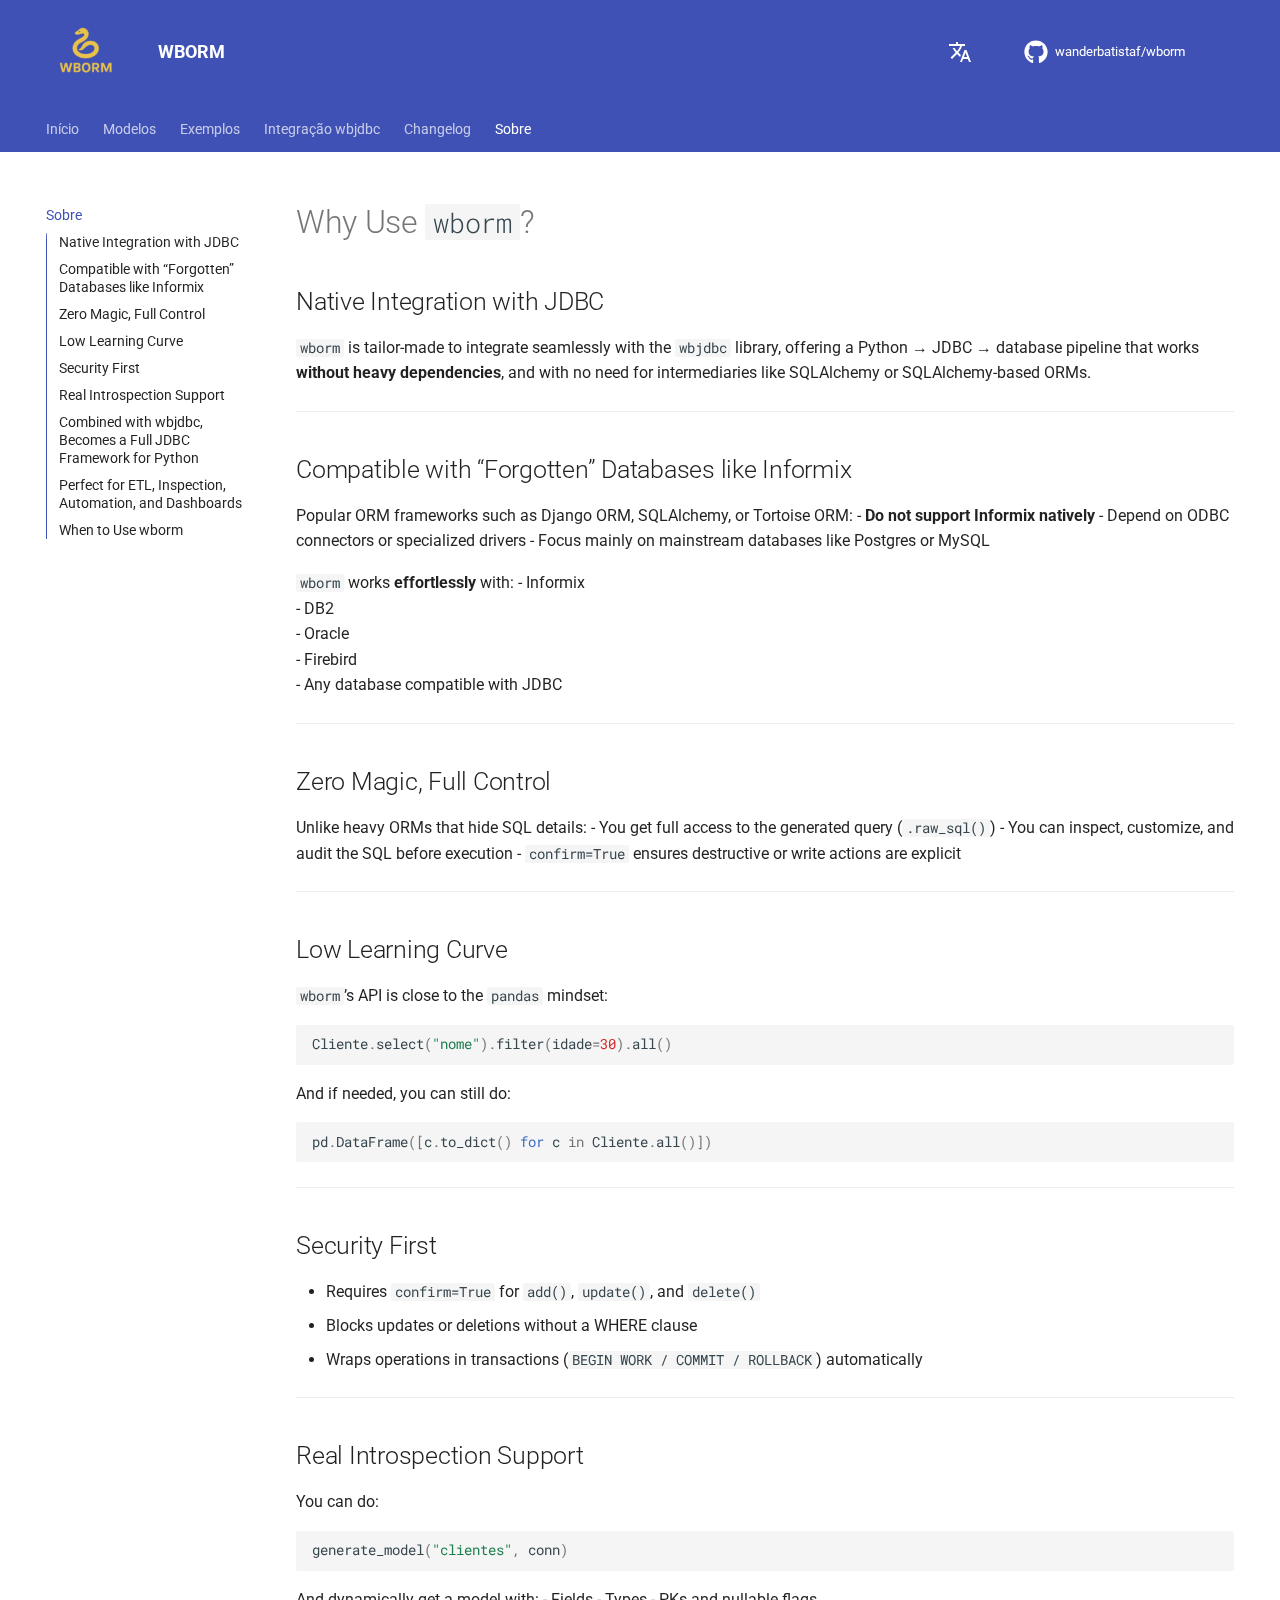
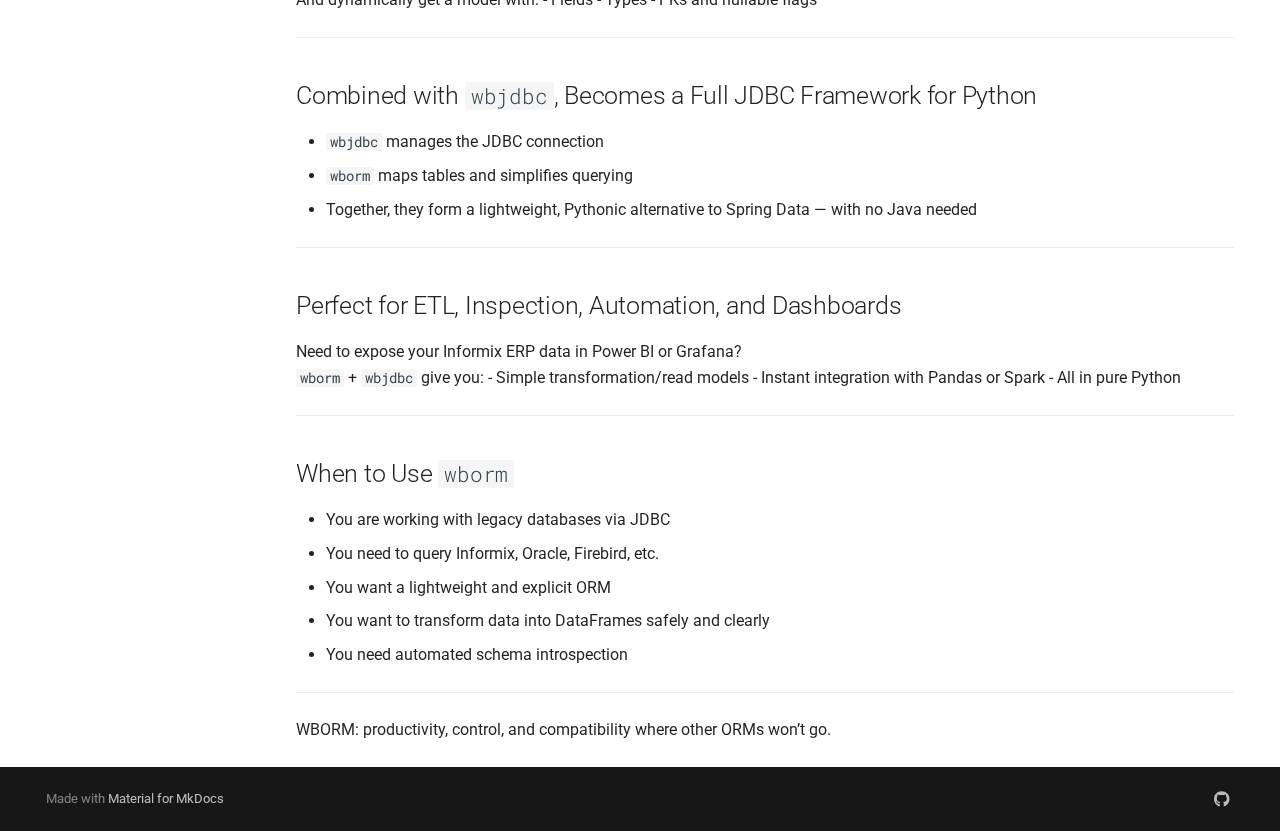
<file: en/por-que-usar/index.html>
<!doctype html>
<html lang="en" class="no-js">
  <head>
    
      <meta charset="utf-8">
      <meta name="viewport" content="width=device-width,initial-scale=1">
      
        <meta name="description" content="ORM leve com suporte a JDBC e Informix">
      
      
        <meta name="author" content="Wanderson Batista">
      
      
        <link rel="canonical" href="https://wanderbatistaf.github.io/wborm/en/por-que-usar/">
      
      
        <link rel="prev" href="../changelog/">
      
      
      
      <link rel="icon" href="../../images/wborm.png">
      <meta name="generator" content="mkdocs-1.6.1, mkdocs-material-9.6.11">
    
    
      
        <title>Sobre - WBORM</title>
      
    
    
      <link rel="stylesheet" href="../../assets/stylesheets/main.4af4bdda.min.css">
      
        
        <link rel="stylesheet" href="../../assets/stylesheets/palette.06af60db.min.css">
      
      


    
    
      
    
    
      
        
        
        <link rel="preconnect" href="https://fonts.gstatic.com" crossorigin>
        <link rel="stylesheet" href="https://fonts.googleapis.com/css?family=Roboto:300,300i,400,400i,700,700i%7CRoboto+Mono:400,400i,700,700i&display=fallback">
        <style>:root{--md-text-font:"Roboto";--md-code-font:"Roboto Mono"}</style>
      
    
    
      <link rel="stylesheet" href="../../assets/stylesheets/extra.css">
    
    <script>__md_scope=new URL("../..",location),__md_hash=e=>[...e].reduce(((e,_)=>(e<<5)-e+_.charCodeAt(0)),0),__md_get=(e,_=localStorage,t=__md_scope)=>JSON.parse(_.getItem(t.pathname+"."+e)),__md_set=(e,_,t=localStorage,a=__md_scope)=>{try{t.setItem(a.pathname+"."+e,JSON.stringify(_))}catch(e){}}</script>
    
      

    
    
    
  </head>
  
  
    
    
      
    
    
    
    
    <body dir="ltr" data-md-color-scheme="default" data-md-color-primary="indigo" data-md-color-accent="indigo">
  
    
    <input class="md-toggle" data-md-toggle="drawer" type="checkbox" id="__drawer" autocomplete="off">
    <input class="md-toggle" data-md-toggle="search" type="checkbox" id="__search" autocomplete="off">
    <label class="md-overlay" for="__drawer"></label>
    <div data-md-component="skip">
      
        
        <a href="#why-use-wborm" class="md-skip">
          Skip to content
        </a>
      
    </div>
    <div data-md-component="announce">
      
    </div>
    
    
      

<header class="md-header" data-md-component="header">
  <nav class="md-header__inner md-grid" aria-label="Header">
    <a href="../" title="WBORM" class="md-header__button md-logo" aria-label="WBORM" data-md-component="logo">
      
  <img src="../../images/wborm.png" alt="logo">

    </a>
    <label class="md-header__button md-icon" for="__drawer">
      
      <svg xmlns="http://www.w3.org/2000/svg" viewBox="0 0 24 24"><path d="M3 6h18v2H3zm0 5h18v2H3zm0 5h18v2H3z"/></svg>
    </label>
    <div class="md-header__title" data-md-component="header-title">
      <div class="md-header__ellipsis">
        <div class="md-header__topic">
          <span class="md-ellipsis">
            WBORM
          </span>
        </div>
        <div class="md-header__topic" data-md-component="header-topic">
          <span class="md-ellipsis">
            
              Sobre
            
          </span>
        </div>
      </div>
    </div>
    
      
        <form class="md-header__option" data-md-component="palette">
  
    
    
    
    <input class="md-option" data-md-color-media="" data-md-color-scheme="default" data-md-color-primary="indigo" data-md-color-accent="indigo"  aria-hidden="true"  type="radio" name="__palette" id="__palette_0">
    
  
</form>
      
    
    
      <script>var palette=__md_get("__palette");if(palette&&palette.color){if("(prefers-color-scheme)"===palette.color.media){var media=matchMedia("(prefers-color-scheme: light)"),input=document.querySelector(media.matches?"[data-md-color-media='(prefers-color-scheme: light)']":"[data-md-color-media='(prefers-color-scheme: dark)']");palette.color.media=input.getAttribute("data-md-color-media"),palette.color.scheme=input.getAttribute("data-md-color-scheme"),palette.color.primary=input.getAttribute("data-md-color-primary"),palette.color.accent=input.getAttribute("data-md-color-accent")}for(var[key,value]of Object.entries(palette.color))document.body.setAttribute("data-md-color-"+key,value)}</script>
    
    
      <div class="md-header__option">
  <div class="md-select">
    
    <button class="md-header__button md-icon" aria-label="Select language">
      <svg xmlns="http://www.w3.org/2000/svg" viewBox="0 0 24 24"><path d="m12.87 15.07-2.54-2.51.03-.03A17.5 17.5 0 0 0 14.07 6H17V4h-7V2H8v2H1v2h11.17C11.5 7.92 10.44 9.75 9 11.35 8.07 10.32 7.3 9.19 6.69 8h-2c.73 1.63 1.73 3.17 2.98 4.56l-5.09 5.02L4 19l5-5 3.11 3.11zM18.5 10h-2L12 22h2l1.12-3h4.75L21 22h2zm-2.62 7 1.62-4.33L19.12 17z"/></svg>
    </button>
    <div class="md-select__inner">
      <ul class="md-select__list">
        
          <li class="md-select__item">
            <a href="../../por-que-usar/" hreflang="pt" class="md-select__link">
              Português
            </a>
          </li>
        
          <li class="md-select__item">
            <a href="./" hreflang="en" class="md-select__link">
              English
            </a>
          </li>
        
      </ul>
    </div>
  </div>
</div>
    
    
    
      <div class="md-header__source">
        <a href="https://github.com/wanderbatistaf/wborm" title="Go to repository" class="md-source" data-md-component="source">
  <div class="md-source__icon md-icon">
    
    <svg xmlns="http://www.w3.org/2000/svg" viewBox="0 0 496 512"><!--! Font Awesome Free 6.7.2 by @fontawesome - https://fontawesome.com License - https://fontawesome.com/license/free (Icons: CC BY 4.0, Fonts: SIL OFL 1.1, Code: MIT License) Copyright 2024 Fonticons, Inc.--><path d="M165.9 397.4c0 2-2.3 3.6-5.2 3.6-3.3.3-5.6-1.3-5.6-3.6 0-2 2.3-3.6 5.2-3.6 3-.3 5.6 1.3 5.6 3.6m-31.1-4.5c-.7 2 1.3 4.3 4.3 4.9 2.6 1 5.6 0 6.2-2s-1.3-4.3-4.3-5.2c-2.6-.7-5.5.3-6.2 2.3m44.2-1.7c-2.9.7-4.9 2.6-4.6 4.9.3 2 2.9 3.3 5.9 2.6 2.9-.7 4.9-2.6 4.6-4.6-.3-1.9-3-3.2-5.9-2.9M244.8 8C106.1 8 0 113.3 0 252c0 110.9 69.8 205.8 169.5 239.2 12.8 2.3 17.3-5.6 17.3-12.1 0-6.2-.3-40.4-.3-61.4 0 0-70 15-84.7-29.8 0 0-11.4-29.1-27.8-36.6 0 0-22.9-15.7 1.6-15.4 0 0 24.9 2 38.6 25.8 21.9 38.6 58.6 27.5 72.9 20.9 2.3-16 8.8-27.1 16-33.7-55.9-6.2-112.3-14.3-112.3-110.5 0-27.5 7.6-41.3 23.6-58.9-2.6-6.5-11.1-33.3 2.6-67.9 20.9-6.5 69 27 69 27 20-5.6 41.5-8.5 62.8-8.5s42.8 2.9 62.8 8.5c0 0 48.1-33.6 69-27 13.7 34.7 5.2 61.4 2.6 67.9 16 17.7 25.8 31.5 25.8 58.9 0 96.5-58.9 104.2-114.8 110.5 9.2 7.9 17 22.9 17 46.4 0 33.7-.3 75.4-.3 83.6 0 6.5 4.6 14.4 17.3 12.1C428.2 457.8 496 362.9 496 252 496 113.3 383.5 8 244.8 8M97.2 352.9c-1.3 1-1 3.3.7 5.2 1.6 1.6 3.9 2.3 5.2 1 1.3-1 1-3.3-.7-5.2-1.6-1.6-3.9-2.3-5.2-1m-10.8-8.1c-.7 1.3.3 2.9 2.3 3.9 1.6 1 3.6.7 4.3-.7.7-1.3-.3-2.9-2.3-3.9-2-.6-3.6-.3-4.3.7m32.4 35.6c-1.6 1.3-1 4.3 1.3 6.2 2.3 2.3 5.2 2.6 6.5 1 1.3-1.3.7-4.3-1.3-6.2-2.2-2.3-5.2-2.6-6.5-1m-11.4-14.7c-1.6 1-1.6 3.6 0 5.9s4.3 3.3 5.6 2.3c1.6-1.3 1.6-3.9 0-6.2-1.4-2.3-4-3.3-5.6-2"/></svg>
  </div>
  <div class="md-source__repository">
    wanderbatistaf/wborm
  </div>
</a>
      </div>
    
  </nav>
  
</header>
    
    <div class="md-container" data-md-component="container">
      
      
        
          
            
<nav class="md-tabs" aria-label="Tabs" data-md-component="tabs">
  <div class="md-grid">
    <ul class="md-tabs__list">
      
        
  
  
  
  
    <li class="md-tabs__item">
      <a href="../" class="md-tabs__link">
        
  
  
    
  
  Início

      </a>
    </li>
  

      
        
  
  
  
  
    <li class="md-tabs__item">
      <a href="../modelos/" class="md-tabs__link">
        
  
  
    
  
  Modelos

      </a>
    </li>
  

      
        
  
  
  
  
    <li class="md-tabs__item">
      <a href="../exemplos/" class="md-tabs__link">
        
  
  
    
  
  Exemplos

      </a>
    </li>
  

      
        
  
  
  
  
    <li class="md-tabs__item">
      <a href="../integra-wbjdbc/" class="md-tabs__link">
        
  
  
    
  
  Integração wbjdbc

      </a>
    </li>
  

      
        
  
  
  
  
    <li class="md-tabs__item">
      <a href="../changelog/" class="md-tabs__link">
        
  
  
    
  
  Changelog

      </a>
    </li>
  

      
        
  
  
  
    
  
  
    <li class="md-tabs__item md-tabs__item--active">
      <a href="./" class="md-tabs__link">
        
  
  
    
  
  Sobre

      </a>
    </li>
  

      
    </ul>
  </div>
</nav>
          
        
      
      <main class="md-main" data-md-component="main">
        <div class="md-main__inner md-grid">
          
            
              
              <div class="md-sidebar md-sidebar--primary" data-md-component="sidebar" data-md-type="navigation" >
                <div class="md-sidebar__scrollwrap">
                  <div class="md-sidebar__inner">
                    


  


  

<nav class="md-nav md-nav--primary md-nav--lifted md-nav--integrated" aria-label="Navigation" data-md-level="0">
  <label class="md-nav__title" for="__drawer">
    <a href="../" title="WBORM" class="md-nav__button md-logo" aria-label="WBORM" data-md-component="logo">
      
  <img src="../../images/wborm.png" alt="logo">

    </a>
    WBORM
  </label>
  
    <div class="md-nav__source">
      <a href="https://github.com/wanderbatistaf/wborm" title="Go to repository" class="md-source" data-md-component="source">
  <div class="md-source__icon md-icon">
    
    <svg xmlns="http://www.w3.org/2000/svg" viewBox="0 0 496 512"><!--! Font Awesome Free 6.7.2 by @fontawesome - https://fontawesome.com License - https://fontawesome.com/license/free (Icons: CC BY 4.0, Fonts: SIL OFL 1.1, Code: MIT License) Copyright 2024 Fonticons, Inc.--><path d="M165.9 397.4c0 2-2.3 3.6-5.2 3.6-3.3.3-5.6-1.3-5.6-3.6 0-2 2.3-3.6 5.2-3.6 3-.3 5.6 1.3 5.6 3.6m-31.1-4.5c-.7 2 1.3 4.3 4.3 4.9 2.6 1 5.6 0 6.2-2s-1.3-4.3-4.3-5.2c-2.6-.7-5.5.3-6.2 2.3m44.2-1.7c-2.9.7-4.9 2.6-4.6 4.9.3 2 2.9 3.3 5.9 2.6 2.9-.7 4.9-2.6 4.6-4.6-.3-1.9-3-3.2-5.9-2.9M244.8 8C106.1 8 0 113.3 0 252c0 110.9 69.8 205.8 169.5 239.2 12.8 2.3 17.3-5.6 17.3-12.1 0-6.2-.3-40.4-.3-61.4 0 0-70 15-84.7-29.8 0 0-11.4-29.1-27.8-36.6 0 0-22.9-15.7 1.6-15.4 0 0 24.9 2 38.6 25.8 21.9 38.6 58.6 27.5 72.9 20.9 2.3-16 8.8-27.1 16-33.7-55.9-6.2-112.3-14.3-112.3-110.5 0-27.5 7.6-41.3 23.6-58.9-2.6-6.5-11.1-33.3 2.6-67.9 20.9-6.5 69 27 69 27 20-5.6 41.5-8.5 62.8-8.5s42.8 2.9 62.8 8.5c0 0 48.1-33.6 69-27 13.7 34.7 5.2 61.4 2.6 67.9 16 17.7 25.8 31.5 25.8 58.9 0 96.5-58.9 104.2-114.8 110.5 9.2 7.9 17 22.9 17 46.4 0 33.7-.3 75.4-.3 83.6 0 6.5 4.6 14.4 17.3 12.1C428.2 457.8 496 362.9 496 252 496 113.3 383.5 8 244.8 8M97.2 352.9c-1.3 1-1 3.3.7 5.2 1.6 1.6 3.9 2.3 5.2 1 1.3-1 1-3.3-.7-5.2-1.6-1.6-3.9-2.3-5.2-1m-10.8-8.1c-.7 1.3.3 2.9 2.3 3.9 1.6 1 3.6.7 4.3-.7.7-1.3-.3-2.9-2.3-3.9-2-.6-3.6-.3-4.3.7m32.4 35.6c-1.6 1.3-1 4.3 1.3 6.2 2.3 2.3 5.2 2.6 6.5 1 1.3-1.3.7-4.3-1.3-6.2-2.2-2.3-5.2-2.6-6.5-1m-11.4-14.7c-1.6 1-1.6 3.6 0 5.9s4.3 3.3 5.6 2.3c1.6-1.3 1.6-3.9 0-6.2-1.4-2.3-4-3.3-5.6-2"/></svg>
  </div>
  <div class="md-source__repository">
    wanderbatistaf/wborm
  </div>
</a>
    </div>
  
  <ul class="md-nav__list" data-md-scrollfix>
    
      
      
  
  
  
  
    <li class="md-nav__item">
      <a href="../" class="md-nav__link">
        
  
  
  <span class="md-ellipsis">
    Início
    
  </span>
  

      </a>
    </li>
  

    
      
      
  
  
  
  
    <li class="md-nav__item">
      <a href="../modelos/" class="md-nav__link">
        
  
  
  <span class="md-ellipsis">
    Modelos
    
  </span>
  

      </a>
    </li>
  

    
      
      
  
  
  
  
    <li class="md-nav__item">
      <a href="../exemplos/" class="md-nav__link">
        
  
  
  <span class="md-ellipsis">
    Exemplos
    
  </span>
  

      </a>
    </li>
  

    
      
      
  
  
  
  
    <li class="md-nav__item">
      <a href="../integra-wbjdbc/" class="md-nav__link">
        
  
  
  <span class="md-ellipsis">
    Integração wbjdbc
    
  </span>
  

      </a>
    </li>
  

    
      
      
  
  
  
  
    <li class="md-nav__item">
      <a href="../changelog/" class="md-nav__link">
        
  
  
  <span class="md-ellipsis">
    Changelog
    
  </span>
  

      </a>
    </li>
  

    
      
      
  
  
    
  
  
  
    <li class="md-nav__item md-nav__item--active">
      
      <input class="md-nav__toggle md-toggle" type="checkbox" id="__toc">
      
      
        
      
      
        <label class="md-nav__link md-nav__link--active" for="__toc">
          
  
  
  <span class="md-ellipsis">
    Sobre
    
  </span>
  

          <span class="md-nav__icon md-icon"></span>
        </label>
      
      <a href="./" class="md-nav__link md-nav__link--active">
        
  
  
  <span class="md-ellipsis">
    Sobre
    
  </span>
  

      </a>
      
        

<nav class="md-nav md-nav--secondary" aria-label="Table of contents">
  
  
  
    
  
  
    <label class="md-nav__title" for="__toc">
      <span class="md-nav__icon md-icon"></span>
      Table of contents
    </label>
    <ul class="md-nav__list" data-md-component="toc" data-md-scrollfix>
      
        <li class="md-nav__item">
  <a href="#native-integration-with-jdbc" class="md-nav__link">
    <span class="md-ellipsis">
      Native Integration with JDBC
    </span>
  </a>
  
</li>
      
        <li class="md-nav__item">
  <a href="#compatible-with-forgotten-databases-like-informix" class="md-nav__link">
    <span class="md-ellipsis">
      Compatible with “Forgotten” Databases like Informix
    </span>
  </a>
  
</li>
      
        <li class="md-nav__item">
  <a href="#zero-magic-full-control" class="md-nav__link">
    <span class="md-ellipsis">
      Zero Magic, Full Control
    </span>
  </a>
  
</li>
      
        <li class="md-nav__item">
  <a href="#low-learning-curve" class="md-nav__link">
    <span class="md-ellipsis">
      Low Learning Curve
    </span>
  </a>
  
</li>
      
        <li class="md-nav__item">
  <a href="#security-first" class="md-nav__link">
    <span class="md-ellipsis">
      Security First
    </span>
  </a>
  
</li>
      
        <li class="md-nav__item">
  <a href="#real-introspection-support" class="md-nav__link">
    <span class="md-ellipsis">
      Real Introspection Support
    </span>
  </a>
  
</li>
      
        <li class="md-nav__item">
  <a href="#combined-with-wbjdbc-becomes-a-full-jdbc-framework-for-python" class="md-nav__link">
    <span class="md-ellipsis">
      Combined with wbjdbc, Becomes a Full JDBC Framework for Python
    </span>
  </a>
  
</li>
      
        <li class="md-nav__item">
  <a href="#perfect-for-etl-inspection-automation-and-dashboards" class="md-nav__link">
    <span class="md-ellipsis">
      Perfect for ETL, Inspection, Automation, and Dashboards
    </span>
  </a>
  
</li>
      
        <li class="md-nav__item">
  <a href="#when-to-use-wborm" class="md-nav__link">
    <span class="md-ellipsis">
      When to Use wborm
    </span>
  </a>
  
</li>
      
    </ul>
  
</nav>
      
    </li>
  

    
  </ul>
</nav>
                  </div>
                </div>
              </div>
            
            
          
          
            <div class="md-content" data-md-component="content">
              <article class="md-content__inner md-typeset">
                
                  


  
  


<h1 id="why-use-wborm">Why Use <code>wborm</code>?<a class="headerlink" href="#why-use-wborm" title="Permanent link">&para;</a></h1>
<h2 id="native-integration-with-jdbc">Native Integration with JDBC<a class="headerlink" href="#native-integration-with-jdbc" title="Permanent link">&para;</a></h2>
<p><code>wborm</code> is tailor-made to integrate seamlessly with the <code>wbjdbc</code> library, offering a Python → JDBC → database pipeline that works <strong>without heavy dependencies</strong>, and with no need for intermediaries like SQLAlchemy or SQLAlchemy-based ORMs.</p>
<hr />
<h2 id="compatible-with-forgotten-databases-like-informix">Compatible with “Forgotten” Databases like Informix<a class="headerlink" href="#compatible-with-forgotten-databases-like-informix" title="Permanent link">&para;</a></h2>
<p>Popular ORM frameworks such as Django ORM, SQLAlchemy, or Tortoise ORM:
- <strong>Do not support Informix natively</strong>
- Depend on ODBC connectors or specialized drivers
- Focus mainly on mainstream databases like Postgres or MySQL</p>
<p><code>wborm</code> works <strong>effortlessly</strong> with:
- Informix<br />
- DB2<br />
- Oracle<br />
- Firebird<br />
- Any database compatible with JDBC</p>
<hr />
<h2 id="zero-magic-full-control">Zero Magic, Full Control<a class="headerlink" href="#zero-magic-full-control" title="Permanent link">&para;</a></h2>
<p>Unlike heavy ORMs that hide SQL details:
- You get full access to the generated query (<code>.raw_sql()</code>)
- You can inspect, customize, and audit the SQL before execution
- <code>confirm=True</code> ensures destructive or write actions are explicit</p>
<hr />
<h2 id="low-learning-curve">Low Learning Curve<a class="headerlink" href="#low-learning-curve" title="Permanent link">&para;</a></h2>
<p><code>wborm</code>’s API is close to the <code>pandas</code> mindset:</p>
<div class="highlight"><pre><span></span><code><span class="n">Cliente</span><span class="o">.</span><span class="n">select</span><span class="p">(</span><span class="s2">&quot;nome&quot;</span><span class="p">)</span><span class="o">.</span><span class="n">filter</span><span class="p">(</span><span class="n">idade</span><span class="o">=</span><span class="mi">30</span><span class="p">)</span><span class="o">.</span><span class="n">all</span><span class="p">()</span>
</code></pre></div>
<p>And if needed, you can still do:</p>
<div class="highlight"><pre><span></span><code><span class="n">pd</span><span class="o">.</span><span class="n">DataFrame</span><span class="p">([</span><span class="n">c</span><span class="o">.</span><span class="n">to_dict</span><span class="p">()</span> <span class="k">for</span> <span class="n">c</span> <span class="ow">in</span> <span class="n">Cliente</span><span class="o">.</span><span class="n">all</span><span class="p">()])</span>
</code></pre></div>
<hr />
<h2 id="security-first">Security First<a class="headerlink" href="#security-first" title="Permanent link">&para;</a></h2>
<ul>
<li>Requires <code>confirm=True</code> for <code>add()</code>, <code>update()</code>, and <code>delete()</code></li>
<li>Blocks updates or deletions without a WHERE clause</li>
<li>Wraps operations in transactions (<code>BEGIN WORK / COMMIT / ROLLBACK</code>) automatically</li>
</ul>
<hr />
<h2 id="real-introspection-support">Real Introspection Support<a class="headerlink" href="#real-introspection-support" title="Permanent link">&para;</a></h2>
<p>You can do:</p>
<div class="highlight"><pre><span></span><code><span class="n">generate_model</span><span class="p">(</span><span class="s2">&quot;clientes&quot;</span><span class="p">,</span> <span class="n">conn</span><span class="p">)</span>
</code></pre></div>
<p>And dynamically get a model with:
- Fields
- Types
- PKs and nullable flags</p>
<hr />
<h2 id="combined-with-wbjdbc-becomes-a-full-jdbc-framework-for-python">Combined with <code>wbjdbc</code>, Becomes a Full JDBC Framework for Python<a class="headerlink" href="#combined-with-wbjdbc-becomes-a-full-jdbc-framework-for-python" title="Permanent link">&para;</a></h2>
<ul>
<li><code>wbjdbc</code> manages the JDBC connection</li>
<li><code>wborm</code> maps tables and simplifies querying</li>
<li>Together, they form a lightweight, Pythonic alternative to Spring Data — with no Java needed</li>
</ul>
<hr />
<h2 id="perfect-for-etl-inspection-automation-and-dashboards">Perfect for ETL, Inspection, Automation, and Dashboards<a class="headerlink" href="#perfect-for-etl-inspection-automation-and-dashboards" title="Permanent link">&para;</a></h2>
<p>Need to expose your Informix ERP data in Power BI or Grafana?<br />
<code>wborm</code> + <code>wbjdbc</code> give you:
- Simple transformation/read models
- Instant integration with Pandas or Spark
- All in pure Python</p>
<hr />
<h2 id="when-to-use-wborm">When to Use <code>wborm</code><a class="headerlink" href="#when-to-use-wborm" title="Permanent link">&para;</a></h2>
<ul>
<li>You are working with legacy databases via JDBC  </li>
<li>You need to query Informix, Oracle, Firebird, etc.  </li>
<li>You want a lightweight and explicit ORM  </li>
<li>You want to transform data into DataFrames safely and clearly  </li>
<li>You need automated schema introspection  </li>
</ul>
<hr />
<p>WBORM: productivity, control, and compatibility where other ORMs won’t go.</p>












                
              </article>
            </div>
          
          
<script>var target=document.getElementById(location.hash.slice(1));target&&target.name&&(target.checked=target.name.startsWith("__tabbed_"))</script>
        </div>
        
      </main>
      
        <footer class="md-footer">
  
  <div class="md-footer-meta md-typeset">
    <div class="md-footer-meta__inner md-grid">
      <div class="md-copyright">
  
  
    Made with
    <a href="https://squidfunk.github.io/mkdocs-material/" target="_blank" rel="noopener">
      Material for MkDocs
    </a>
  
</div>
      
        <div class="md-social">
  
    
    
    
    
      
      
    
    <a href="https://github.com/wanderbatistaf" target="_blank" rel="noopener" title="github.com" class="md-social__link">
      <svg xmlns="http://www.w3.org/2000/svg" viewBox="0 0 496 512"><!--! Font Awesome Free 6.7.2 by @fontawesome - https://fontawesome.com License - https://fontawesome.com/license/free (Icons: CC BY 4.0, Fonts: SIL OFL 1.1, Code: MIT License) Copyright 2024 Fonticons, Inc.--><path d="M165.9 397.4c0 2-2.3 3.6-5.2 3.6-3.3.3-5.6-1.3-5.6-3.6 0-2 2.3-3.6 5.2-3.6 3-.3 5.6 1.3 5.6 3.6m-31.1-4.5c-.7 2 1.3 4.3 4.3 4.9 2.6 1 5.6 0 6.2-2s-1.3-4.3-4.3-5.2c-2.6-.7-5.5.3-6.2 2.3m44.2-1.7c-2.9.7-4.9 2.6-4.6 4.9.3 2 2.9 3.3 5.9 2.6 2.9-.7 4.9-2.6 4.6-4.6-.3-1.9-3-3.2-5.9-2.9M244.8 8C106.1 8 0 113.3 0 252c0 110.9 69.8 205.8 169.5 239.2 12.8 2.3 17.3-5.6 17.3-12.1 0-6.2-.3-40.4-.3-61.4 0 0-70 15-84.7-29.8 0 0-11.4-29.1-27.8-36.6 0 0-22.9-15.7 1.6-15.4 0 0 24.9 2 38.6 25.8 21.9 38.6 58.6 27.5 72.9 20.9 2.3-16 8.8-27.1 16-33.7-55.9-6.2-112.3-14.3-112.3-110.5 0-27.5 7.6-41.3 23.6-58.9-2.6-6.5-11.1-33.3 2.6-67.9 20.9-6.5 69 27 69 27 20-5.6 41.5-8.5 62.8-8.5s42.8 2.9 62.8 8.5c0 0 48.1-33.6 69-27 13.7 34.7 5.2 61.4 2.6 67.9 16 17.7 25.8 31.5 25.8 58.9 0 96.5-58.9 104.2-114.8 110.5 9.2 7.9 17 22.9 17 46.4 0 33.7-.3 75.4-.3 83.6 0 6.5 4.6 14.4 17.3 12.1C428.2 457.8 496 362.9 496 252 496 113.3 383.5 8 244.8 8M97.2 352.9c-1.3 1-1 3.3.7 5.2 1.6 1.6 3.9 2.3 5.2 1 1.3-1 1-3.3-.7-5.2-1.6-1.6-3.9-2.3-5.2-1m-10.8-8.1c-.7 1.3.3 2.9 2.3 3.9 1.6 1 3.6.7 4.3-.7.7-1.3-.3-2.9-2.3-3.9-2-.6-3.6-.3-4.3.7m32.4 35.6c-1.6 1.3-1 4.3 1.3 6.2 2.3 2.3 5.2 2.6 6.5 1 1.3-1.3.7-4.3-1.3-6.2-2.2-2.3-5.2-2.6-6.5-1m-11.4-14.7c-1.6 1-1.6 3.6 0 5.9s4.3 3.3 5.6 2.3c1.6-1.3 1.6-3.9 0-6.2-1.4-2.3-4-3.3-5.6-2"/></svg>
    </a>
  
</div>
      
    </div>
  </div>
</footer>
      
    </div>
    <div class="md-dialog" data-md-component="dialog">
      <div class="md-dialog__inner md-typeset"></div>
    </div>
    
    
    
      
      <script id="__config" type="application/json">{"base": "../..", "features": ["navigation.tabs", "navigation.sections", "navigation.indexes", "toc.integrate", "content.code.annotate", "search.suggest", "search.highlight"], "search": "../../assets/javascripts/workers/search.f8cc74c7.min.js", "tags": null, "translations": {"clipboard.copied": "Copied to clipboard", "clipboard.copy": "Copy to clipboard", "search.result.more.one": "1 more on this page", "search.result.more.other": "# more on this page", "search.result.none": "No matching documents", "search.result.one": "1 matching document", "search.result.other": "# matching documents", "search.result.placeholder": "Type to start searching", "search.result.term.missing": "Missing", "select.version": "Select version"}, "version": null}</script>
    
    
      <script src="../../assets/javascripts/bundle.c8b220af.min.js"></script>
      
    
  </body>
</html>
</file>
<file: assets/stylesheets/extra.css>
.md-header__button.md-logo img {
    height: 80px !important;
    max-height: 80px;
}
</file>
<file: assets/stylesheets/main.4af4bdda.min.css>
@charset "UTF-8";html{-webkit-text-size-adjust:none;-moz-text-size-adjust:none;text-size-adjust:none;box-sizing:border-box}*,:after,:before{box-sizing:inherit}@media (prefers-reduced-motion){*,:after,:before{transition:none!important}}body{margin:0}a,button,input,label{-webkit-tap-highlight-color:transparent}a{color:inherit;text-decoration:none}hr{border:0;box-sizing:initial;display:block;height:.05rem;overflow:visible;padding:0}small{font-size:80%}sub,sup{line-height:1em}img{border-style:none}table{border-collapse:initial;border-spacing:0}td,th{font-weight:400;vertical-align:top}button{background:#0000;border:0;font-family:inherit;font-size:inherit;margin:0;padding:0}input{border:0;outline:none}:root{--md-primary-fg-color:#4051b5;--md-primary-fg-color--light:#5d6cc0;--md-primary-fg-color--dark:#303fa1;--md-primary-bg-color:#fff;--md-primary-bg-color--light:#ffffffb3;--md-accent-fg-color:#526cfe;--md-accent-fg-color--transparent:#526cfe1a;--md-accent-bg-color:#fff;--md-accent-bg-color--light:#ffffffb3}[data-md-color-scheme=default]{color-scheme:light}[data-md-color-scheme=default] img[src$="#gh-dark-mode-only"],[data-md-color-scheme=default] img[src$="#only-dark"]{display:none}:root,[data-md-color-scheme=default]{--md-hue:225deg;--md-default-fg-color:#000000de;--md-default-fg-color--light:#0000008a;--md-default-fg-color--lighter:#00000052;--md-default-fg-color--lightest:#00000012;--md-default-bg-color:#fff;--md-default-bg-color--light:#ffffffb3;--md-default-bg-color--lighter:#ffffff4d;--md-default-bg-color--lightest:#ffffff1f;--md-code-fg-color:#36464e;--md-code-bg-color:#f5f5f5;--md-code-hl-color:#4287ff;--md-code-hl-color--light:#4287ff1a;--md-code-hl-number-color:#d52a2a;--md-code-hl-special-color:#db1457;--md-code-hl-function-color:#a846b9;--md-code-hl-constant-color:#6e59d9;--md-code-hl-keyword-color:#3f6ec6;--md-code-hl-string-color:#1c7d4d;--md-code-hl-name-color:var(--md-code-fg-color);--md-code-hl-operator-color:var(--md-default-fg-color--light);--md-code-hl-punctuation-color:var(--md-default-fg-color--light);--md-code-hl-comment-color:var(--md-default-fg-color--light);--md-code-hl-generic-color:var(--md-default-fg-color--light);--md-code-hl-variable-color:var(--md-default-fg-color--light);--md-typeset-color:var(--md-default-fg-color);--md-typeset-a-color:var(--md-primary-fg-color);--md-typeset-del-color:#f5503d26;--md-typeset-ins-color:#0bd57026;--md-typeset-kbd-color:#fafafa;--md-typeset-kbd-accent-color:#fff;--md-typeset-kbd-border-color:#b8b8b8;--md-typeset-mark-color:#ffff0080;--md-typeset-table-color:#0000001f;--md-typeset-table-color--light:rgba(0,0,0,.035);--md-admonition-fg-color:var(--md-default-fg-color);--md-admonition-bg-color:var(--md-default-bg-color);--md-warning-fg-color:#000000de;--md-warning-bg-color:#ff9;--md-footer-fg-color:#fff;--md-footer-fg-color--light:#ffffffb3;--md-footer-fg-color--lighter:#ffffff73;--md-footer-bg-color:#000000de;--md-footer-bg-color--dark:#00000052;--md-shadow-z1:0 0.2rem 0.5rem #0000000d,0 0 0.05rem #0000001a;--md-shadow-z2:0 0.2rem 0.5rem #0000001a,0 0 0.05rem #00000040;--md-shadow-z3:0 0.2rem 0.5rem #0003,0 0 0.05rem #00000059}.md-icon svg{fill:currentcolor;display:block;height:1.2rem;width:1.2rem}body{-webkit-font-smoothing:antialiased;-moz-osx-font-smoothing:grayscale;--md-text-font-family:var(--md-text-font,_),-apple-system,BlinkMacSystemFont,Helvetica,Arial,sans-serif;--md-code-font-family:var(--md-code-font,_),SFMono-Regular,Consolas,Menlo,monospace}aside,body,input{font-feature-settings:"kern","liga";color:var(--md-typeset-color);font-family:var(--md-text-font-family)}code,kbd,pre{font-feature-settings:"kern";font-family:var(--md-code-font-family)}:root{--md-typeset-table-sort-icon:url('data:image/svg+xml;charset=utf-8,<svg xmlns="http://www.w3.org/2000/svg" viewBox="0 0 24 24"><path d="m18 21-4-4h3V7h-3l4-4 4 4h-3v10h3M2 19v-2h10v2M2 13v-2h7v2M2 7V5h4v2z"/></svg>');--md-typeset-table-sort-icon--asc:url('data:image/svg+xml;charset=utf-8,<svg xmlns="http://www.w3.org/2000/svg" viewBox="0 0 24 24"><path d="M19 17h3l-4 4-4-4h3V3h2M2 17h10v2H2M6 5v2H2V5m0 6h7v2H2z"/></svg>');--md-typeset-table-sort-icon--desc:url('data:image/svg+xml;charset=utf-8,<svg xmlns="http://www.w3.org/2000/svg" viewBox="0 0 24 24"><path d="M19 7h3l-4-4-4 4h3v14h2M2 17h10v2H2M6 5v2H2V5m0 6h7v2H2z"/></svg>')}.md-typeset{-webkit-print-color-adjust:exact;color-adjust:exact;font-size:.8rem;line-height:1.6;overflow-wrap:break-word}@media print{.md-typeset{font-size:.68rem}}.md-typeset blockquote,.md-typeset dl,.md-typeset figure,.md-typeset ol,.md-typeset pre,.md-typeset ul{margin-bottom:1em;margin-top:1em}.md-typeset h1{color:var(--md-default-fg-color--light);font-size:2em;line-height:1.3;margin:0 0 1.25em}.md-typeset h1,.md-typeset h2{font-weight:300;letter-spacing:-.01em}.md-typeset h2{font-size:1.5625em;line-height:1.4;margin:1.6em 0 .64em}.md-typeset h3{font-size:1.25em;font-weight:400;letter-spacing:-.01em;line-height:1.5;margin:1.6em 0 .8em}.md-typeset h2+h3{margin-top:.8em}.md-typeset h4{font-weight:700;letter-spacing:-.01em;margin:1em 0}.md-typeset h5,.md-typeset h6{color:var(--md-default-fg-color--light);font-size:.8em;font-weight:700;letter-spacing:-.01em;margin:1.25em 0}.md-typeset h5{text-transform:uppercase}.md-typeset h5 code{text-transform:none}.md-typeset hr{border-bottom:.05rem solid var(--md-default-fg-color--lightest);display:flow-root;margin:1.5em 0}.md-typeset a{color:var(--md-typeset-a-color);word-break:break-word}.md-typeset a,.md-typeset a:before{transition:color 125ms}.md-typeset a:focus,.md-typeset a:hover{color:var(--md-accent-fg-color)}.md-typeset a:focus code,.md-typeset a:hover code{background-color:var(--md-accent-fg-color--transparent)}.md-typeset a code{color:currentcolor;transition:background-color 125ms}.md-typeset a.focus-visible{outline-color:var(--md-accent-fg-color);outline-offset:.2rem}.md-typeset code,.md-typeset kbd,.md-typeset pre{color:var(--md-code-fg-color);direction:ltr;font-variant-ligatures:none}@media print{.md-typeset code,.md-typeset kbd,.md-typeset pre{white-space:pre-wrap}}.md-typeset code{background-color:var(--md-code-bg-color);border-radius:.1rem;-webkit-box-decoration-break:clone;box-decoration-break:clone;font-size:.85em;padding:0 .2941176471em;word-break:break-word}.md-typeset code:not(.focus-visible){-webkit-tap-highlight-color:transparent;outline:none}.md-typeset pre{display:flow-root;line-height:1.4;position:relative}.md-typeset pre>code{-webkit-box-decoration-break:slice;box-decoration-break:slice;box-shadow:none;display:block;margin:0;outline-color:var(--md-accent-fg-color);overflow:auto;padding:.7720588235em 1.1764705882em;scrollbar-color:var(--md-default-fg-color--lighter) #0000;scrollbar-width:thin;touch-action:auto;word-break:normal}.md-typeset pre>code:hover{scrollbar-color:var(--md-accent-fg-color) #0000}.md-typeset pre>code::-webkit-scrollbar{height:.2rem;width:.2rem}.md-typeset pre>code::-webkit-scrollbar-thumb{background-color:var(--md-default-fg-color--lighter)}.md-typeset pre>code::-webkit-scrollbar-thumb:hover{background-color:var(--md-accent-fg-color)}.md-typeset kbd{background-color:var(--md-typeset-kbd-color);border-radius:.1rem;box-shadow:0 .1rem 0 .05rem var(--md-typeset-kbd-border-color),0 .1rem 0 var(--md-typeset-kbd-border-color),0 -.1rem .2rem var(--md-typeset-kbd-accent-color) inset;color:var(--md-default-fg-color);display:inline-block;font-size:.75em;padding:0 .6666666667em;vertical-align:text-top;word-break:break-word}.md-typeset mark{background-color:var(--md-typeset-mark-color);-webkit-box-decoration-break:clone;box-decoration-break:clone;color:inherit;word-break:break-word}.md-typeset abbr{border-bottom:.05rem dotted var(--md-default-fg-color--light);cursor:help;text-decoration:none}.md-typeset small{opacity:.75}[dir=ltr] .md-typeset sub,[dir=ltr] .md-typeset sup{margin-left:.078125em}[dir=rtl] .md-typeset sub,[dir=rtl] .md-typeset sup{margin-right:.078125em}[dir=ltr] .md-typeset blockquote{padding-left:.6rem}[dir=rtl] .md-typeset blockquote{padding-right:.6rem}[dir=ltr] .md-typeset blockquote{border-left:.2rem solid var(--md-default-fg-color--lighter)}[dir=rtl] .md-typeset blockquote{border-right:.2rem solid var(--md-default-fg-color--lighter)}.md-typeset blockquote{color:var(--md-default-fg-color--light);margin-left:0;margin-right:0}.md-typeset ul{list-style-type:disc}.md-typeset ul[type]{list-style-type:revert-layer}[dir=ltr] .md-typeset ol,[dir=ltr] .md-typeset ul{margin-left:.625em}[dir=rtl] .md-typeset ol,[dir=rtl] .md-typeset ul{margin-right:.625em}.md-typeset ol,.md-typeset ul{padding:0}.md-typeset ol:not([hidden]),.md-typeset ul:not([hidden]){display:flow-root}.md-typeset ol ol,.md-typeset ul ol{list-style-type:lower-alpha}.md-typeset ol ol ol,.md-typeset ul ol ol{list-style-type:lower-roman}.md-typeset ol ol ol ol,.md-typeset ul ol ol ol{list-style-type:upper-alpha}.md-typeset ol ol ol ol ol,.md-typeset ul ol ol ol ol{list-style-type:upper-roman}.md-typeset ol[type],.md-typeset ul[type]{list-style-type:revert-layer}[dir=ltr] .md-typeset ol li,[dir=ltr] .md-typeset ul li{margin-left:1.25em}[dir=rtl] .md-typeset ol li,[dir=rtl] .md-typeset ul li{margin-right:1.25em}.md-typeset ol li,.md-typeset ul li{margin-bottom:.5em}.md-typeset ol li blockquote,.md-typeset ol li p,.md-typeset ul li blockquote,.md-typeset ul li p{margin:.5em 0}.md-typeset ol li:last-child,.md-typeset ul li:last-child{margin-bottom:0}[dir=ltr] .md-typeset ol li ol,[dir=ltr] .md-typeset ol li ul,[dir=ltr] .md-typeset ul li ol,[dir=ltr] .md-typeset ul li ul{margin-left:.625em}[dir=rtl] .md-typeset ol li ol,[dir=rtl] .md-typeset ol li ul,[dir=rtl] .md-typeset ul li ol,[dir=rtl] .md-typeset ul li ul{margin-right:.625em}.md-typeset ol li ol,.md-typeset ol li ul,.md-typeset ul li ol,.md-typeset ul li ul{margin-bottom:.5em;margin-top:.5em}[dir=ltr] .md-typeset dd{margin-left:1.875em}[dir=rtl] .md-typeset dd{margin-right:1.875em}.md-typeset dd{margin-bottom:1.5em;margin-top:1em}.md-typeset img,.md-typeset svg,.md-typeset video{height:auto;max-width:100%}.md-typeset img[align=left]{margin:1em 1em 1em 0}.md-typeset img[align=right]{margin:1em 0 1em 1em}.md-typeset img[align]:only-child{margin-top:0}.md-typeset figure{display:flow-root;margin:1em auto;max-width:100%;text-align:center;width:-moz-fit-content;width:fit-content}.md-typeset figure img{display:block;margin:0 auto}.md-typeset figcaption{font-style:italic;margin:1em auto;max-width:24rem}.md-typeset iframe{max-width:100%}.md-typeset table:not([class]){background-color:var(--md-default-bg-color);border:.05rem solid var(--md-typeset-table-color);border-radius:.1rem;display:inline-block;font-size:.64rem;max-width:100%;overflow:auto;touch-action:auto}@media print{.md-typeset table:not([class]){display:table}}.md-typeset table:not([class])+*{margin-top:1.5em}.md-typeset table:not([class]) td>:first-child,.md-typeset table:not([class]) th>:first-child{margin-top:0}.md-typeset table:not([class]) td>:last-child,.md-typeset table:not([class]) th>:last-child{margin-bottom:0}.md-typeset table:not([class]) td:not([align]),.md-typeset table:not([class]) th:not([align]){text-align:left}[dir=rtl] .md-typeset table:not([class]) td:not([align]),[dir=rtl] .md-typeset table:not([class]) th:not([align]){text-align:right}.md-typeset table:not([class]) th{font-weight:700;min-width:5rem;padding:.9375em 1.25em;vertical-align:top}.md-typeset table:not([class]) td{border-top:.05rem solid var(--md-typeset-table-color);padding:.9375em 1.25em;vertical-align:top}.md-typeset table:not([class]) tbody tr{transition:background-color 125ms}.md-typeset table:not([class]) tbody tr:hover{background-color:var(--md-typeset-table-color--light);box-shadow:0 .05rem 0 var(--md-default-bg-color) inset}.md-typeset table:not([class]) a{word-break:normal}.md-typeset table th[role=columnheader]{cursor:pointer}[dir=ltr] .md-typeset table th[role=columnheader]:after{margin-left:.5em}[dir=rtl] .md-typeset table th[role=columnheader]:after{margin-right:.5em}.md-typeset table th[role=columnheader]:after{content:"";display:inline-block;height:1.2em;-webkit-mask-image:var(--md-typeset-table-sort-icon);mask-image:var(--md-typeset-table-sort-icon);-webkit-mask-repeat:no-repeat;mask-repeat:no-repeat;-webkit-mask-size:contain;mask-size:contain;transition:background-color 125ms;vertical-align:text-bottom;width:1.2em}.md-typeset table th[role=columnheader]:hover:after{background-color:var(--md-default-fg-color--lighter)}.md-typeset table th[role=columnheader][aria-sort=ascending]:after{background-color:var(--md-default-fg-color--light);-webkit-mask-image:var(--md-typeset-table-sort-icon--asc);mask-image:var(--md-typeset-table-sort-icon--asc)}.md-typeset table th[role=columnheader][aria-sort=descending]:after{background-color:var(--md-default-fg-color--light);-webkit-mask-image:var(--md-typeset-table-sort-icon--desc);mask-image:var(--md-typeset-table-sort-icon--desc)}.md-typeset__scrollwrap{margin:1em -.8rem;overflow-x:auto;touch-action:auto}.md-typeset__table{display:inline-block;margin-bottom:.5em;padding:0 .8rem}@media print{.md-typeset__table{display:block}}html .md-typeset__table table{display:table;margin:0;overflow:hidden;width:100%}@media screen and (max-width:44.984375em){.md-content__inner>pre{margin:1em -.8rem}.md-content__inner>pre code{border-radius:0}}.md-typeset .md-author{border-radius:100%;display:block;flex-shrink:0;height:1.6rem;overflow:hidden;position:relative;transition:color 125ms,transform 125ms;width:1.6rem}.md-typeset .md-author img{display:block}.md-typeset .md-author--more{background:var(--md-default-fg-color--lightest);color:var(--md-default-fg-color--lighter);font-size:.6rem;font-weight:700;line-height:1.6rem;text-align:center}.md-typeset .md-author--long{height:2.4rem;width:2.4rem}.md-typeset a.md-author{transform:scale(1)}.md-typeset a.md-author img{border-radius:100%;filter:grayscale(100%) opacity(75%);transition:filter 125ms}.md-typeset a.md-author:focus,.md-typeset a.md-author:hover{transform:scale(1.1);z-index:1}.md-typeset a.md-author:focus img,.md-typeset a.md-author:hover img{filter:grayscale(0)}.md-banner{background-color:var(--md-footer-bg-color);color:var(--md-footer-fg-color);overflow:auto}@media print{.md-banner{display:none}}.md-banner--warning{background-color:var(--md-warning-bg-color);color:var(--md-warning-fg-color)}.md-banner__inner{font-size:.7rem;margin:.6rem auto;padding:0 .8rem}[dir=ltr] .md-banner__button{float:right}[dir=rtl] .md-banner__button{float:left}.md-banner__button{color:inherit;cursor:pointer;transition:opacity .25s}.no-js .md-banner__button{display:none}.md-banner__button:hover{opacity:.7}html{font-size:125%;height:100%;overflow-x:hidden}@media screen and (min-width:100em){html{font-size:137.5%}}@media screen and (min-width:125em){html{font-size:150%}}body{background-color:var(--md-default-bg-color);display:flex;flex-direction:column;font-size:.5rem;min-height:100%;position:relative;width:100%}@media print{body{display:block}}@media screen and (max-width:59.984375em){body[data-md-scrolllock]{position:fixed}}.md-grid{margin-left:auto;margin-right:auto;max-width:61rem}.md-container{display:flex;flex-direction:column;flex-grow:1}@media print{.md-container{display:block}}.md-main{flex-grow:1}.md-main__inner{display:flex;height:100%;margin-top:1.5rem}.md-ellipsis{overflow:hidden;text-overflow:ellipsis}.md-toggle{display:none}.md-option{height:0;opacity:0;position:absolute;width:0}.md-option:checked+label:not([hidden]){display:block}.md-option.focus-visible+label{outline-color:var(--md-accent-fg-color);outline-style:auto}.md-skip{background-color:var(--md-default-fg-color);border-radius:.1rem;color:var(--md-default-bg-color);font-size:.64rem;margin:.5rem;opacity:0;outline-color:var(--md-accent-fg-color);padding:.3rem .5rem;position:fixed;transform:translateY(.4rem);z-index:-1}.md-skip:focus{opacity:1;transform:translateY(0);transition:transform .25s cubic-bezier(.4,0,.2,1),opacity 175ms 75ms;z-index:10}@page{margin:25mm}:root{--md-clipboard-icon:url('data:image/svg+xml;charset=utf-8,<svg xmlns="http://www.w3.org/2000/svg" viewBox="0 0 24 24"><path d="M19 21H8V7h11m0-2H8a2 2 0 0 0-2 2v14a2 2 0 0 0 2 2h11a2 2 0 0 0 2-2V7a2 2 0 0 0-2-2m-3-4H4a2 2 0 0 0-2 2v14h2V3h12z"/></svg>')}.md-clipboard{border-radius:.1rem;color:var(--md-default-fg-color--lightest);cursor:pointer;height:1.5em;outline-color:var(--md-accent-fg-color);outline-offset:.1rem;position:absolute;right:.5em;top:.5em;transition:color .25s;width:1.5em;z-index:1}@media print{.md-clipboard{display:none}}.md-clipboard:not(.focus-visible){-webkit-tap-highlight-color:transparent;outline:none}:hover>.md-clipboard{color:var(--md-default-fg-color--light)}.md-clipboard:focus,.md-clipboard:hover{color:var(--md-accent-fg-color)}.md-clipboard:after{background-color:currentcolor;content:"";display:block;height:1.125em;margin:0 auto;-webkit-mask-image:var(--md-clipboard-icon);mask-image:var(--md-clipboard-icon);-webkit-mask-position:center;mask-position:center;-webkit-mask-repeat:no-repeat;mask-repeat:no-repeat;-webkit-mask-size:contain;mask-size:contain;width:1.125em}.md-clipboard--inline{cursor:pointer}.md-clipboard--inline code{transition:color .25s,background-color .25s}.md-clipboard--inline:focus code,.md-clipboard--inline:hover code{background-color:var(--md-accent-fg-color--transparent);color:var(--md-accent-fg-color)}.md-typeset .md-code__content{display:grid}@keyframes consent{0%{opacity:0;transform:translateY(100%)}to{opacity:1;transform:translateY(0)}}@keyframes overlay{0%{opacity:0}to{opacity:1}}.md-consent__overlay{animation:overlay .25s both;-webkit-backdrop-filter:blur(.1rem);backdrop-filter:blur(.1rem);background-color:#0000008a;height:100%;opacity:1;position:fixed;top:0;width:100%;z-index:5}.md-consent__inner{animation:consent .5s cubic-bezier(.1,.7,.1,1) both;background-color:var(--md-default-bg-color);border:0;border-radius:.1rem;bottom:0;box-shadow:0 0 .2rem #0000001a,0 .2rem .4rem #0003;max-height:100%;overflow:auto;padding:0;position:fixed;width:100%;z-index:5}.md-consent__form{padding:.8rem}.md-consent__settings{display:none;margin:1em 0}input:checked+.md-consent__settings{display:block}.md-consent__controls{margin-bottom:.8rem}.md-typeset .md-consent__controls .md-button{display:inline}@media screen and (max-width:44.984375em){.md-typeset .md-consent__controls .md-button{display:block;margin-top:.4rem;text-align:center;width:100%}}.md-consent label{cursor:pointer}.md-content{flex-grow:1;min-width:0}.md-content__inner{margin:0 .8rem 1.2rem;padding-top:.6rem}@media screen and (min-width:76.25em){[dir=ltr] .md-sidebar--primary:not([hidden])~.md-content>.md-content__inner{margin-left:1.2rem}[dir=ltr] .md-sidebar--secondary:not([hidden])~.md-content>.md-content__inner,[dir=rtl] .md-sidebar--primary:not([hidden])~.md-content>.md-content__inner{margin-right:1.2rem}[dir=rtl] .md-sidebar--secondary:not([hidden])~.md-content>.md-content__inner{margin-left:1.2rem}}.md-content__inner:before{content:"";display:block;height:.4rem}.md-content__inner>:last-child{margin-bottom:0}[dir=ltr] .md-content__button{float:right}[dir=rtl] .md-content__button{float:left}[dir=ltr] .md-content__button{margin-left:.4rem}[dir=rtl] .md-content__button{margin-right:.4rem}.md-content__button{margin:.4rem 0;padding:0}@media print{.md-content__button{display:none}}.md-typeset .md-content__button{color:var(--md-default-fg-color--lighter)}.md-content__button svg{display:inline;vertical-align:top}[dir=rtl] .md-content__button svg{transform:scaleX(-1)}[dir=ltr] .md-dialog{right:.8rem}[dir=rtl] .md-dialog{left:.8rem}.md-dialog{background-color:var(--md-default-fg-color);border-radius:.1rem;bottom:.8rem;box-shadow:var(--md-shadow-z3);min-width:11.1rem;opacity:0;padding:.4rem .6rem;pointer-events:none;position:fixed;transform:translateY(100%);transition:transform 0ms .4s,opacity .4s;z-index:4}@media print{.md-dialog{display:none}}.md-dialog--active{opacity:1;pointer-events:auto;transform:translateY(0);transition:transform .4s cubic-bezier(.075,.85,.175,1),opacity .4s}.md-dialog__inner{color:var(--md-default-bg-color);font-size:.7rem}.md-feedback{margin:2em 0 1em;text-align:center}.md-feedback fieldset{border:none;margin:0;padding:0}.md-feedback__title{font-weight:700;margin:1em auto}.md-feedback__inner{position:relative}.md-feedback__list{display:flex;flex-wrap:wrap;place-content:baseline center;position:relative}.md-feedback__list:hover .md-icon:not(:disabled){color:var(--md-default-fg-color--lighter)}:disabled .md-feedback__list{min-height:1.8rem}.md-feedback__icon{color:var(--md-default-fg-color--light);cursor:pointer;flex-shrink:0;margin:0 .1rem;transition:color 125ms}.md-feedback__icon:not(:disabled).md-icon:hover{color:var(--md-accent-fg-color)}.md-feedback__icon:disabled{color:var(--md-default-fg-color--lightest);pointer-events:none}.md-feedback__note{opacity:0;position:relative;transform:translateY(.4rem);transition:transform .4s cubic-bezier(.1,.7,.1,1),opacity .15s}.md-feedback__note>*{margin:0 auto;max-width:16rem}:disabled .md-feedback__note{opacity:1;transform:translateY(0)}@media print{.md-feedback{display:none}}.md-footer{background-color:var(--md-footer-bg-color);color:var(--md-footer-fg-color)}@media print{.md-footer{display:none}}.md-footer__inner{justify-content:space-between;overflow:auto;padding:.2rem}.md-footer__inner:not([hidden]){display:flex}.md-footer__link{align-items:end;display:flex;flex-grow:0.01;margin-bottom:.4rem;margin-top:1rem;max-width:100%;outline-color:var(--md-accent-fg-color);overflow:hidden;transition:opacity .25s}.md-footer__link:focus,.md-footer__link:hover{opacity:.7}[dir=rtl] .md-footer__link svg{transform:scaleX(-1)}@media screen and (max-width:44.984375em){.md-footer__link--prev{flex-shrink:0}.md-footer__link--prev .md-footer__title{display:none}}[dir=ltr] .md-footer__link--next{margin-left:auto}[dir=rtl] .md-footer__link--next{margin-right:auto}.md-footer__link--next{text-align:right}[dir=rtl] .md-footer__link--next{text-align:left}.md-footer__title{flex-grow:1;font-size:.9rem;margin-bottom:.7rem;max-width:calc(100% - 2.4rem);padding:0 1rem;white-space:nowrap}.md-footer__button{margin:.2rem;padding:.4rem}.md-footer__direction{font-size:.64rem;opacity:.7}.md-footer-meta{background-color:var(--md-footer-bg-color--dark)}.md-footer-meta__inner{display:flex;flex-wrap:wrap;justify-content:space-between;padding:.2rem}html .md-footer-meta.md-typeset a{color:var(--md-footer-fg-color--light)}html .md-footer-meta.md-typeset a:focus,html .md-footer-meta.md-typeset a:hover{color:var(--md-footer-fg-color)}.md-copyright{color:var(--md-footer-fg-color--lighter);font-size:.64rem;margin:auto .6rem;padding:.4rem 0;width:100%}@media screen and (min-width:45em){.md-copyright{width:auto}}.md-copyright__highlight{color:var(--md-footer-fg-color--light)}.md-social{display:inline-flex;gap:.2rem;margin:0 .4rem;padding:.2rem 0 .6rem}@media screen and (min-width:45em){.md-social{padding:.6rem 0}}.md-social__link{display:inline-block;height:1.6rem;text-align:center;width:1.6rem}.md-social__link:before{line-height:1.9}.md-social__link svg{fill:currentcolor;max-height:.8rem;vertical-align:-25%}.md-typeset .md-button{border:.1rem solid;border-radius:.1rem;color:var(--md-primary-fg-color);cursor:pointer;display:inline-block;font-weight:700;padding:.625em 2em;transition:color 125ms,background-color 125ms,border-color 125ms}.md-typeset .md-button--primary{background-color:var(--md-primary-fg-color);border-color:var(--md-primary-fg-color);color:var(--md-primary-bg-color)}.md-typeset .md-button:focus,.md-typeset .md-button:hover{background-color:var(--md-accent-fg-color);border-color:var(--md-accent-fg-color);color:var(--md-accent-bg-color)}[dir=ltr] .md-typeset .md-input{border-top-left-radius:.1rem}[dir=ltr] .md-typeset .md-input,[dir=rtl] .md-typeset .md-input{border-top-right-radius:.1rem}[dir=rtl] .md-typeset .md-input{border-top-left-radius:.1rem}.md-typeset .md-input{border-bottom:.1rem solid var(--md-default-fg-color--lighter);box-shadow:var(--md-shadow-z1);font-size:.8rem;height:1.8rem;padding:0 .6rem;transition:border .25s,box-shadow .25s}.md-typeset .md-input:focus,.md-typeset .md-input:hover{border-bottom-color:var(--md-accent-fg-color);box-shadow:var(--md-shadow-z2)}.md-typeset .md-input--stretch{width:100%}.md-header{background-color:var(--md-primary-fg-color);box-shadow:0 0 .2rem #0000,0 .2rem .4rem #0000;color:var(--md-primary-bg-color);display:block;left:0;position:sticky;right:0;top:0;z-index:4}@media print{.md-header{display:none}}.md-header[hidden]{transform:translateY(-100%);transition:transform .25s cubic-bezier(.8,0,.6,1),box-shadow .25s}.md-header--shadow{box-shadow:0 0 .2rem #0000001a,0 .2rem .4rem #0003;transition:transform .25s cubic-bezier(.1,.7,.1,1),box-shadow .25s}.md-header__inner{align-items:center;display:flex;padding:0 .2rem}.md-header__button{color:currentcolor;cursor:pointer;margin:.2rem;outline-color:var(--md-accent-fg-color);padding:.4rem;position:relative;transition:opacity .25s;vertical-align:middle;z-index:1}.md-header__button:hover{opacity:.7}.md-header__button:not([hidden]){display:inline-block}.md-header__button:not(.focus-visible){-webkit-tap-highlight-color:transparent;outline:none}.md-header__button.md-logo{margin:.2rem;padding:.4rem}@media screen and (max-width:76.234375em){.md-header__button.md-logo{display:none}}.md-header__button.md-logo img,.md-header__button.md-logo svg{fill:currentcolor;display:block;height:1.2rem;width:auto}@media screen and (min-width:60em){.md-header__button[for=__search]{display:none}}.no-js .md-header__button[for=__search]{display:none}[dir=rtl] .md-header__button[for=__search] svg{transform:scaleX(-1)}@media screen and (min-width:76.25em){.md-header__button[for=__drawer]{display:none}}.md-header__topic{display:flex;max-width:100%;position:absolute;transition:transform .4s cubic-bezier(.1,.7,.1,1),opacity .15s;white-space:nowrap}.md-header__topic+.md-header__topic{opacity:0;pointer-events:none;transform:translateX(1.25rem);transition:transform .4s cubic-bezier(1,.7,.1,.1),opacity .15s;z-index:-1}[dir=rtl] .md-header__topic+.md-header__topic{transform:translateX(-1.25rem)}.md-header__topic:first-child{font-weight:700}[dir=ltr] .md-header__title{margin-left:1rem;margin-right:.4rem}[dir=rtl] .md-header__title{margin-left:.4rem;margin-right:1rem}.md-header__title{flex-grow:1;font-size:.9rem;height:2.4rem;line-height:2.4rem}.md-header__title--active .md-header__topic{opacity:0;pointer-events:none;transform:translateX(-1.25rem);transition:transform .4s cubic-bezier(1,.7,.1,.1),opacity .15s;z-index:-1}[dir=rtl] .md-header__title--active .md-header__topic{transform:translateX(1.25rem)}.md-header__title--active .md-header__topic+.md-header__topic{opacity:1;pointer-events:auto;transform:translateX(0);transition:transform .4s cubic-bezier(.1,.7,.1,1),opacity .15s;z-index:0}.md-header__title>.md-header__ellipsis{height:100%;position:relative;width:100%}.md-header__option{display:flex;flex-shrink:0;max-width:100%;transition:max-width 0ms .25s,opacity .25s .25s;white-space:nowrap}[data-md-toggle=search]:checked~.md-header .md-header__option{max-width:0;opacity:0;transition:max-width 0ms,opacity 0ms}.md-header__option>input{bottom:0}.md-header__source{display:none}@media screen and (min-width:60em){[dir=ltr] .md-header__source{margin-left:1rem}[dir=rtl] .md-header__source{margin-right:1rem}.md-header__source{display:block;max-width:11.7rem;width:11.7rem}}@media screen and (min-width:76.25em){[dir=ltr] .md-header__source{margin-left:1.4rem}[dir=rtl] .md-header__source{margin-right:1.4rem}}.md-meta{color:var(--md-default-fg-color--light);font-size:.7rem;line-height:1.3}.md-meta__list{display:inline-flex;flex-wrap:wrap;list-style:none;margin:0;padding:0}.md-meta__item:not(:last-child):after{content:"·";margin-left:.2rem;margin-right:.2rem}.md-meta__link{color:var(--md-typeset-a-color)}.md-meta__link:focus,.md-meta__link:hover{color:var(--md-accent-fg-color)}.md-draft{background-color:#ff1744;border-radius:.125em;color:#fff;display:inline-block;font-weight:700;padding-left:.5714285714em;padding-right:.5714285714em}:root{--md-nav-icon--prev:url('data:image/svg+xml;charset=utf-8,<svg xmlns="http://www.w3.org/2000/svg" viewBox="0 0 24 24"><path d="M20 11v2H8l5.5 5.5-1.42 1.42L4.16 12l7.92-7.92L13.5 5.5 8 11z"/></svg>');--md-nav-icon--next:url('data:image/svg+xml;charset=utf-8,<svg xmlns="http://www.w3.org/2000/svg" viewBox="0 0 24 24"><path d="M8.59 16.58 13.17 12 8.59 7.41 10 6l6 6-6 6z"/></svg>');--md-toc-icon:url('data:image/svg+xml;charset=utf-8,<svg xmlns="http://www.w3.org/2000/svg" viewBox="0 0 24 24"><path d="M3 9h14V7H3zm0 4h14v-2H3zm0 4h14v-2H3zm16 0h2v-2h-2zm0-10v2h2V7zm0 6h2v-2h-2z"/></svg>')}.md-nav{font-size:.7rem;line-height:1.3}.md-nav__title{color:var(--md-default-fg-color--light);display:block;font-weight:700;overflow:hidden;padding:0 .6rem;text-overflow:ellipsis}.md-nav__title .md-nav__button{display:none}.md-nav__title .md-nav__button img{height:100%;width:auto}.md-nav__title .md-nav__button.md-logo img,.md-nav__title .md-nav__button.md-logo svg{fill:currentcolor;display:block;height:2.4rem;max-width:100%;object-fit:contain;width:auto}.md-nav__list{list-style:none;margin:0;padding:0}.md-nav__link{align-items:flex-start;display:flex;gap:.4rem;margin-top:.625em;scroll-snap-align:start;transition:color 125ms}.md-nav__link--passed{color:var(--md-default-fg-color--light)}.md-nav__item .md-nav__link--active,.md-nav__item .md-nav__link--active code{color:var(--md-typeset-a-color)}.md-nav__link .md-ellipsis{position:relative}[dir=ltr] .md-nav__link .md-icon:last-child{margin-left:auto}[dir=rtl] .md-nav__link .md-icon:last-child{margin-right:auto}.md-nav__link svg{fill:currentcolor;flex-shrink:0;height:1.3em;position:relative}.md-nav__link[for]:focus,.md-nav__link[for]:hover,.md-nav__link[href]:focus,.md-nav__link[href]:hover{color:var(--md-accent-fg-color);cursor:pointer}.md-nav__link.focus-visible{outline-color:var(--md-accent-fg-color);outline-offset:.2rem}.md-nav--primary .md-nav__link[for=__toc]{display:none}.md-nav--primary .md-nav__link[for=__toc] .md-icon:after{background-color:currentcolor;display:block;height:100%;-webkit-mask-image:var(--md-toc-icon);mask-image:var(--md-toc-icon);width:100%}.md-nav--primary .md-nav__link[for=__toc]~.md-nav{display:none}.md-nav__container>.md-nav__link{margin-top:0}.md-nav__container>.md-nav__link:first-child{flex-grow:1;min-width:0}.md-nav__icon{flex-shrink:0}.md-nav__source{display:none}@media screen and (max-width:76.234375em){.md-nav--primary,.md-nav--primary .md-nav{background-color:var(--md-default-bg-color);display:flex;flex-direction:column;height:100%;left:0;position:absolute;right:0;top:0;z-index:1}.md-nav--primary .md-nav__item,.md-nav--primary .md-nav__title{font-size:.8rem;line-height:1.5}.md-nav--primary .md-nav__title{background-color:var(--md-default-fg-color--lightest);color:var(--md-default-fg-color--light);cursor:pointer;height:5.6rem;line-height:2.4rem;padding:3rem .8rem .2rem;position:relative;white-space:nowrap}[dir=ltr] .md-nav--primary .md-nav__title .md-nav__icon{left:.4rem}[dir=rtl] .md-nav--primary .md-nav__title .md-nav__icon{right:.4rem}.md-nav--primary .md-nav__title .md-nav__icon{display:block;height:1.2rem;margin:.2rem;position:absolute;top:.4rem;width:1.2rem}.md-nav--primary .md-nav__title .md-nav__icon:after{background-color:currentcolor;content:"";display:block;height:100%;-webkit-mask-image:var(--md-nav-icon--prev);mask-image:var(--md-nav-icon--prev);-webkit-mask-position:center;mask-position:center;-webkit-mask-repeat:no-repeat;mask-repeat:no-repeat;-webkit-mask-size:contain;mask-size:contain;width:100%}.md-nav--primary .md-nav__title~.md-nav__list{background-color:var(--md-default-bg-color);box-shadow:0 .05rem 0 var(--md-default-fg-color--lightest) inset;overflow-y:auto;scroll-snap-type:y mandatory;touch-action:pan-y}.md-nav--primary .md-nav__title~.md-nav__list>:first-child{border-top:0}.md-nav--primary .md-nav__title[for=__drawer]{background-color:var(--md-primary-fg-color);color:var(--md-primary-bg-color);font-weight:700}.md-nav--primary .md-nav__title .md-logo{display:block;left:.2rem;margin:.2rem;padding:.4rem;position:absolute;right:.2rem;top:.2rem}.md-nav--primary .md-nav__list{flex:1}.md-nav--primary .md-nav__item{border-top:.05rem solid var(--md-default-fg-color--lightest)}.md-nav--primary .md-nav__item--active>.md-nav__link{color:var(--md-typeset-a-color)}.md-nav--primary .md-nav__item--active>.md-nav__link:focus,.md-nav--primary .md-nav__item--active>.md-nav__link:hover{color:var(--md-accent-fg-color)}.md-nav--primary .md-nav__link{margin-top:0;padding:.6rem .8rem}.md-nav--primary .md-nav__link svg{margin-top:.1em}.md-nav--primary .md-nav__link>.md-nav__link{padding:0}[dir=ltr] .md-nav--primary .md-nav__link .md-nav__icon{margin-right:-.2rem}[dir=rtl] .md-nav--primary .md-nav__link .md-nav__icon{margin-left:-.2rem}.md-nav--primary .md-nav__link .md-nav__icon{font-size:1.2rem;height:1.2rem;width:1.2rem}.md-nav--primary .md-nav__link .md-nav__icon:after{background-color:currentcolor;content:"";display:block;height:100%;-webkit-mask-image:var(--md-nav-icon--next);mask-image:var(--md-nav-icon--next);-webkit-mask-position:center;mask-position:center;-webkit-mask-repeat:no-repeat;mask-repeat:no-repeat;-webkit-mask-size:contain;mask-size:contain;width:100%}[dir=rtl] .md-nav--primary .md-nav__icon:after{transform:scale(-1)}.md-nav--primary .md-nav--secondary .md-nav{background-color:initial;position:static}[dir=ltr] .md-nav--primary .md-nav--secondary .md-nav .md-nav__link{padding-left:1.4rem}[dir=rtl] .md-nav--primary .md-nav--secondary .md-nav .md-nav__link{padding-right:1.4rem}[dir=ltr] .md-nav--primary .md-nav--secondary .md-nav .md-nav .md-nav__link{padding-left:2rem}[dir=rtl] .md-nav--primary .md-nav--secondary .md-nav .md-nav .md-nav__link{padding-right:2rem}[dir=ltr] .md-nav--primary .md-nav--secondary .md-nav .md-nav .md-nav .md-nav__link{padding-left:2.6rem}[dir=rtl] .md-nav--primary .md-nav--secondary .md-nav .md-nav .md-nav .md-nav__link{padding-right:2.6rem}[dir=ltr] .md-nav--primary .md-nav--secondary .md-nav .md-nav .md-nav .md-nav .md-nav__link{padding-left:3.2rem}[dir=rtl] .md-nav--primary .md-nav--secondary .md-nav .md-nav .md-nav .md-nav .md-nav__link{padding-right:3.2rem}.md-nav--secondary{background-color:initial}.md-nav__toggle~.md-nav{display:flex;opacity:0;transform:translateX(100%);transition:transform .25s cubic-bezier(.8,0,.6,1),opacity 125ms 50ms}[dir=rtl] .md-nav__toggle~.md-nav{transform:translateX(-100%)}.md-nav__toggle:checked~.md-nav{opacity:1;transform:translateX(0);transition:transform .25s cubic-bezier(.4,0,.2,1),opacity 125ms 125ms}.md-nav__toggle:checked~.md-nav>.md-nav__list{-webkit-backface-visibility:hidden;backface-visibility:hidden}}@media screen and (max-width:59.984375em){.md-nav--primary .md-nav__link[for=__toc]{display:flex}.md-nav--primary .md-nav__link[for=__toc] .md-icon:after{content:""}.md-nav--primary .md-nav__link[for=__toc]+.md-nav__link{display:none}.md-nav--primary .md-nav__link[for=__toc]~.md-nav{display:flex}.md-nav__source{background-color:var(--md-primary-fg-color--dark);color:var(--md-primary-bg-color);display:block;padding:0 .2rem}}@media screen and (min-width:60em) and (max-width:76.234375em){.md-nav--integrated .md-nav__link[for=__toc]{display:flex}.md-nav--integrated .md-nav__link[for=__toc] .md-icon:after{content:""}.md-nav--integrated .md-nav__link[for=__toc]+.md-nav__link{display:none}.md-nav--integrated .md-nav__link[for=__toc]~.md-nav{display:flex}}@media screen and (min-width:60em){.md-nav{margin-bottom:-.4rem}.md-nav--secondary .md-nav__title{background:var(--md-default-bg-color);box-shadow:0 0 .4rem .4rem var(--md-default-bg-color);position:sticky;top:0;z-index:1}.md-nav--secondary .md-nav__title[for=__toc]{scroll-snap-align:start}.md-nav--secondary .md-nav__title .md-nav__icon{display:none}[dir=ltr] .md-nav--secondary .md-nav__list{padding-left:.6rem}[dir=rtl] .md-nav--secondary .md-nav__list{padding-right:.6rem}.md-nav--secondary .md-nav__list{padding-bottom:.4rem}[dir=ltr] .md-nav--secondary .md-nav__item>.md-nav__link{margin-right:.4rem}[dir=rtl] .md-nav--secondary .md-nav__item>.md-nav__link{margin-left:.4rem}}@media screen and (min-width:76.25em){.md-nav{margin-bottom:-.4rem;transition:max-height .25s cubic-bezier(.86,0,.07,1)}.md-nav--primary .md-nav__title{background:var(--md-default-bg-color);box-shadow:0 0 .4rem .4rem var(--md-default-bg-color);position:sticky;top:0;z-index:1}.md-nav--primary .md-nav__title[for=__drawer]{scroll-snap-align:start}.md-nav--primary .md-nav__title .md-nav__icon{display:none}[dir=ltr] .md-nav--primary .md-nav__list{padding-left:.6rem}[dir=rtl] .md-nav--primary .md-nav__list{padding-right:.6rem}.md-nav--primary .md-nav__list{padding-bottom:.4rem}[dir=ltr] .md-nav--primary .md-nav__item>.md-nav__link{margin-right:.4rem}[dir=rtl] .md-nav--primary .md-nav__item>.md-nav__link{margin-left:.4rem}.md-nav__toggle~.md-nav{display:grid;grid-template-rows:minmax(.4rem,0fr);opacity:0;transition:grid-template-rows .25s cubic-bezier(.86,0,.07,1),opacity .25s,visibility 0ms .25s;visibility:collapse}.md-nav__toggle~.md-nav>.md-nav__list{overflow:hidden}.md-nav__toggle.md-toggle--indeterminate~.md-nav,.md-nav__toggle:checked~.md-nav{grid-template-rows:minmax(.4rem,1fr);opacity:1;transition:grid-template-rows .25s cubic-bezier(.86,0,.07,1),opacity .15s .1s,visibility 0ms;visibility:visible}.md-nav__toggle.md-toggle--indeterminate~.md-nav{transition:none}.md-nav__item--nested>.md-nav>.md-nav__title{display:none}.md-nav__item--section{display:block;margin:1.25em 0}.md-nav__item--section:last-child{margin-bottom:0}.md-nav__item--section>.md-nav__link{font-weight:700}.md-nav__item--section>.md-nav__link[for]{color:var(--md-default-fg-color--light)}.md-nav__item--section>.md-nav__link:not(.md-nav__container){pointer-events:none}.md-nav__item--section>.md-nav__link .md-icon,.md-nav__item--section>.md-nav__link>[for]{display:none}[dir=ltr] .md-nav__item--section>.md-nav{margin-left:-.6rem}[dir=rtl] .md-nav__item--section>.md-nav{margin-right:-.6rem}.md-nav__item--section>.md-nav{display:block;opacity:1;visibility:visible}.md-nav__item--section>.md-nav>.md-nav__list>.md-nav__item{padding:0}.md-nav__icon{border-radius:100%;height:.9rem;transition:background-color .25s;width:.9rem}.md-nav__icon:hover{background-color:var(--md-accent-fg-color--transparent)}.md-nav__icon:after{background-color:currentcolor;border-radius:100%;content:"";display:inline-block;height:100%;-webkit-mask-image:var(--md-nav-icon--next);mask-image:var(--md-nav-icon--next);-webkit-mask-position:center;mask-position:center;-webkit-mask-repeat:no-repeat;mask-repeat:no-repeat;-webkit-mask-size:contain;mask-size:contain;transition:transform .25s;vertical-align:-.1rem;width:100%}[dir=rtl] .md-nav__icon:after{transform:rotate(180deg)}.md-nav__item--nested .md-nav__toggle:checked~.md-nav__link .md-nav__icon:after,.md-nav__item--nested .md-toggle--indeterminate~.md-nav__link .md-nav__icon:after{transform:rotate(90deg)}.md-nav--lifted>.md-nav__list>.md-nav__item,.md-nav--lifted>.md-nav__title{display:none}.md-nav--lifted>.md-nav__list>.md-nav__item--active{display:block}.md-nav--lifted>.md-nav__list>.md-nav__item--active>.md-nav__link{background:var(--md-default-bg-color);box-shadow:0 0 .4rem .4rem var(--md-default-bg-color);margin-top:0;position:sticky;top:0;z-index:1}.md-nav--lifted>.md-nav__list>.md-nav__item--active>.md-nav__link:not(.md-nav__container){pointer-events:none}.md-nav--lifted>.md-nav__list>.md-nav__item--active.md-nav__item--section{margin:0}[dir=ltr] .md-nav--lifted>.md-nav__list>.md-nav__item>.md-nav:not(.md-nav--secondary){margin-left:-.6rem}[dir=rtl] .md-nav--lifted>.md-nav__list>.md-nav__item>.md-nav:not(.md-nav--secondary){margin-right:-.6rem}.md-nav--lifted>.md-nav__list>.md-nav__item>[for]{color:var(--md-default-fg-color--light)}.md-nav--lifted .md-nav[data-md-level="1"]{grid-template-rows:minmax(.4rem,1fr);opacity:1;visibility:visible}[dir=ltr] .md-nav--integrated>.md-nav__list>.md-nav__item--active .md-nav--secondary{border-left:.05rem solid var(--md-primary-fg-color)}[dir=rtl] .md-nav--integrated>.md-nav__list>.md-nav__item--active .md-nav--secondary{border-right:.05rem solid var(--md-primary-fg-color)}.md-nav--integrated>.md-nav__list>.md-nav__item--active .md-nav--secondary{display:block;margin-bottom:1.25em;opacity:1;visibility:visible}.md-nav--integrated>.md-nav__list>.md-nav__item--active .md-nav--secondary>.md-nav__list{overflow:visible;padding-bottom:0}.md-nav--integrated>.md-nav__list>.md-nav__item--active .md-nav--secondary>.md-nav__title{display:none}}.md-pagination{font-size:.8rem;font-weight:700;gap:.4rem}.md-pagination,.md-pagination>*{align-items:center;display:flex;justify-content:center}.md-pagination>*{border-radius:.2rem;height:1.8rem;min-width:1.8rem;text-align:center}.md-pagination__current{background-color:var(--md-default-fg-color--lightest);color:var(--md-default-fg-color--light)}.md-pagination__link{transition:color 125ms,background-color 125ms}.md-pagination__link:focus,.md-pagination__link:hover{background-color:var(--md-accent-fg-color--transparent);color:var(--md-accent-fg-color)}.md-pagination__link:focus svg,.md-pagination__link:hover svg{color:var(--md-accent-fg-color)}.md-pagination__link.focus-visible{outline-color:var(--md-accent-fg-color);outline-offset:.2rem}.md-pagination__link svg{fill:currentcolor;color:var(--md-default-fg-color--lighter);display:block;max-height:100%;width:1.2rem}.md-post__back{border-bottom:.05rem solid var(--md-default-fg-color--lightest);margin-bottom:1.2rem;padding-bottom:1.2rem}@media screen and (max-width:76.234375em){.md-post__back{display:none}}[dir=rtl] .md-post__back svg{transform:scaleX(-1)}.md-post__authors{display:flex;flex-direction:column;gap:.6rem;margin:0 .6rem 1.2rem}.md-post .md-post__meta a{transition:color 125ms}.md-post .md-post__meta a:focus,.md-post .md-post__meta a:hover{color:var(--md-accent-fg-color)}.md-post__title{color:var(--md-default-fg-color--light);font-weight:700}.md-post--excerpt{margin-bottom:3.2rem}.md-post--excerpt .md-post__header{align-items:center;display:flex;gap:.6rem;min-height:1.6rem}.md-post--excerpt .md-post__authors{align-items:center;display:inline-flex;flex-direction:row;gap:.2rem;margin:0;min-height:2.4rem}[dir=ltr] .md-post--excerpt .md-post__meta .md-meta__list{margin-right:.4rem}[dir=rtl] .md-post--excerpt .md-post__meta .md-meta__list{margin-left:.4rem}.md-post--excerpt .md-post__content>:first-child{--md-scroll-margin:6rem;margin-top:0}.md-post>.md-nav--secondary{margin:1em 0}.md-profile{align-items:center;display:flex;font-size:.7rem;gap:.6rem;line-height:1.4;width:100%}.md-profile__description{flex-grow:1}.md-content--post{display:flex}@media screen and (max-width:76.234375em){.md-content--post{flex-flow:column-reverse}}.md-content--post>.md-content__inner{flex-grow:1;min-width:0}@media screen and (min-width:76.25em){[dir=ltr] .md-content--post>.md-content__inner{margin-left:1.2rem}[dir=rtl] .md-content--post>.md-content__inner{margin-right:1.2rem}}@media screen and (max-width:76.234375em){.md-sidebar.md-sidebar--post{padding:0;position:static;width:100%}.md-sidebar.md-sidebar--post .md-sidebar__scrollwrap{overflow:visible}.md-sidebar.md-sidebar--post .md-sidebar__inner{padding:0}.md-sidebar.md-sidebar--post .md-post__meta{margin-left:.6rem;margin-right:.6rem}.md-sidebar.md-sidebar--post .md-nav__item{border:none;display:inline}.md-sidebar.md-sidebar--post .md-nav__list{display:inline-flex;flex-wrap:wrap;gap:.6rem;padding-bottom:.6rem;padding-top:.6rem}.md-sidebar.md-sidebar--post .md-nav__link{padding:0}.md-sidebar.md-sidebar--post .md-nav{height:auto;margin-bottom:0;position:static}}:root{--md-progress-value:0;--md-progress-delay:400ms}.md-progress{background:var(--md-primary-bg-color);height:.075rem;opacity:min(clamp(0,var(--md-progress-value),1),clamp(0,100 - var(--md-progress-value),1));position:fixed;top:0;transform:scaleX(calc(var(--md-progress-value)*1%));transform-origin:left;transition:transform .5s cubic-bezier(.19,1,.22,1),opacity .25s var(--md-progress-delay);width:100%;z-index:4}:root{--md-search-result-icon:url('data:image/svg+xml;charset=utf-8,<svg xmlns="http://www.w3.org/2000/svg" viewBox="0 0 24 24"><path d="M14 2H6a2 2 0 0 0-2 2v16a2 2 0 0 0 2 2h7c-.41-.25-.8-.56-1.14-.9-.33-.33-.61-.7-.86-1.1H6V4h7v5h5v1.18c.71.16 1.39.43 2 .82V8zm6.31 16.9c1.33-2.11.69-4.9-1.4-6.22-2.11-1.33-4.91-.68-6.22 1.4-1.34 2.11-.69 4.89 1.4 6.22 1.46.93 3.32.93 4.79.02L22 23.39 23.39 22zm-3.81.1a2.5 2.5 0 0 1-2.5-2.5 2.5 2.5 0 0 1 2.5-2.5 2.5 2.5 0 0 1 2.5 2.5 2.5 2.5 0 0 1-2.5 2.5"/></svg>')}.md-search{position:relative}@media screen and (min-width:60em){.md-search{padding:.2rem 0}}.no-js .md-search{display:none}.md-search__overlay{opacity:0;z-index:1}@media screen and (max-width:59.984375em){[dir=ltr] .md-search__overlay{left:-2.2rem}[dir=rtl] .md-search__overlay{right:-2.2rem}.md-search__overlay{background-color:var(--md-default-bg-color);border-radius:1rem;height:2rem;overflow:hidden;pointer-events:none;position:absolute;top:-1rem;transform-origin:center;transition:transform .3s .1s,opacity .2s .2s;width:2rem}[data-md-toggle=search]:checked~.md-header .md-search__overlay{opacity:1;transition:transform .4s,opacity .1s}}@media screen and (min-width:60em){[dir=ltr] .md-search__overlay{left:0}[dir=rtl] .md-search__overlay{right:0}.md-search__overlay{background-color:#0000008a;cursor:pointer;height:0;position:fixed;top:0;transition:width 0ms .25s,height 0ms .25s,opacity .25s;width:0}[data-md-toggle=search]:checked~.md-header .md-search__overlay{height:200vh;opacity:1;transition:width 0ms,height 0ms,opacity .25s;width:100%}}@media screen and (max-width:29.984375em){[data-md-toggle=search]:checked~.md-header .md-search__overlay{transform:scale(45)}}@media screen and (min-width:30em) and (max-width:44.984375em){[data-md-toggle=search]:checked~.md-header .md-search__overlay{transform:scale(60)}}@media screen and (min-width:45em) and (max-width:59.984375em){[data-md-toggle=search]:checked~.md-header .md-search__overlay{transform:scale(75)}}.md-search__inner{-webkit-backface-visibility:hidden;backface-visibility:hidden}@media screen and (max-width:59.984375em){[dir=ltr] .md-search__inner{left:0}[dir=rtl] .md-search__inner{right:0}.md-search__inner{height:0;opacity:0;overflow:hidden;position:fixed;top:0;transform:translateX(5%);transition:width 0ms .3s,height 0ms .3s,transform .15s cubic-bezier(.4,0,.2,1) .15s,opacity .15s .15s;width:0;z-index:2}[dir=rtl] .md-search__inner{transform:translateX(-5%)}[data-md-toggle=search]:checked~.md-header .md-search__inner{height:100%;opacity:1;transform:translateX(0);transition:width 0ms 0ms,height 0ms 0ms,transform .15s cubic-bezier(.1,.7,.1,1) .15s,opacity .15s .15s;width:100%}}@media screen and (min-width:60em){[dir=ltr] .md-search__inner{float:right}[dir=rtl] .md-search__inner{float:left}.md-search__inner{padding:.1rem 0;position:relative;transition:width .25s cubic-bezier(.1,.7,.1,1);width:11.7rem}}@media screen and (min-width:60em) and (max-width:76.234375em){[data-md-toggle=search]:checked~.md-header .md-search__inner{width:23.4rem}}@media screen and (min-width:76.25em){[data-md-toggle=search]:checked~.md-header .md-search__inner{width:34.4rem}}.md-search__form{background-color:var(--md-default-bg-color);box-shadow:0 0 .6rem #0000;height:2.4rem;position:relative;transition:color .25s,background-color .25s;z-index:2}@media screen and (min-width:60em){.md-search__form{background-color:#00000042;border-radius:.1rem;height:1.8rem}.md-search__form:hover{background-color:#ffffff1f}}[data-md-toggle=search]:checked~.md-header .md-search__form{background-color:var(--md-default-bg-color);border-radius:.1rem .1rem 0 0;box-shadow:0 0 .6rem #00000012;color:var(--md-default-fg-color)}[dir=ltr] .md-search__input{padding-left:3.6rem;padding-right:2.2rem}[dir=rtl] .md-search__input{padding-left:2.2rem;padding-right:3.6rem}.md-search__input{background:#0000;font-size:.9rem;height:100%;position:relative;text-overflow:ellipsis;width:100%;z-index:2}.md-search__input::placeholder{transition:color .25s}.md-search__input::placeholder,.md-search__input~.md-search__icon{color:var(--md-default-fg-color--light)}.md-search__input::-ms-clear{display:none}@media screen and (max-width:59.984375em){.md-search__input{font-size:.9rem;height:2.4rem;width:100%}}@media screen and (min-width:60em){[dir=ltr] .md-search__input{padding-left:2.2rem}[dir=rtl] .md-search__input{padding-right:2.2rem}.md-search__input{color:inherit;font-size:.8rem}.md-search__input::placeholder{color:var(--md-primary-bg-color--light)}.md-search__input+.md-search__icon{color:var(--md-primary-bg-color)}[data-md-toggle=search]:checked~.md-header .md-search__input{text-overflow:clip}[data-md-toggle=search]:checked~.md-header .md-search__input+.md-search__icon{color:var(--md-default-fg-color--light)}[data-md-toggle=search]:checked~.md-header .md-search__input::placeholder{color:#0000}}.md-search__icon{cursor:pointer;display:inline-block;height:1.2rem;transition:color .25s,opacity .25s;width:1.2rem}.md-search__icon:hover{opacity:.7}[dir=ltr] .md-search__icon[for=__search]{left:.5rem}[dir=rtl] .md-search__icon[for=__search]{right:.5rem}.md-search__icon[for=__search]{position:absolute;top:.3rem;z-index:2}[dir=rtl] .md-search__icon[for=__search] svg{transform:scaleX(-1)}@media screen and (max-width:59.984375em){[dir=ltr] .md-search__icon[for=__search]{left:.8rem}[dir=rtl] .md-search__icon[for=__search]{right:.8rem}.md-search__icon[for=__search]{top:.6rem}.md-search__icon[for=__search] svg:first-child{display:none}}@media screen and (min-width:60em){.md-search__icon[for=__search]{pointer-events:none}.md-search__icon[for=__search] svg:last-child{display:none}}[dir=ltr] .md-search__options{right:.5rem}[dir=rtl] .md-search__options{left:.5rem}.md-search__options{pointer-events:none;position:absolute;top:.3rem;z-index:2}@media screen and (max-width:59.984375em){[dir=ltr] .md-search__options{right:.8rem}[dir=rtl] .md-search__options{left:.8rem}.md-search__options{top:.6rem}}[dir=ltr] .md-search__options>.md-icon{margin-left:.2rem}[dir=rtl] .md-search__options>.md-icon{margin-right:.2rem}.md-search__options>.md-icon{color:var(--md-default-fg-color--light);opacity:0;transform:scale(.75);transition:transform .15s cubic-bezier(.1,.7,.1,1),opacity .15s}.md-search__options>.md-icon:not(.focus-visible){-webkit-tap-highlight-color:transparent;outline:none}[data-md-toggle=search]:checked~.md-header .md-search__input:valid~.md-search__options>.md-icon{opacity:1;pointer-events:auto;transform:scale(1)}[data-md-toggle=search]:checked~.md-header .md-search__input:valid~.md-search__options>.md-icon:hover{opacity:.7}[dir=ltr] .md-search__suggest{padding-left:3.6rem;padding-right:2.2rem}[dir=rtl] .md-search__suggest{padding-left:2.2rem;padding-right:3.6rem}.md-search__suggest{align-items:center;color:var(--md-default-fg-color--lighter);display:flex;font-size:.9rem;height:100%;opacity:0;position:absolute;top:0;transition:opacity 50ms;white-space:nowrap;width:100%}@media screen and (min-width:60em){[dir=ltr] .md-search__suggest{padding-left:2.2rem}[dir=rtl] .md-search__suggest{padding-right:2.2rem}.md-search__suggest{font-size:.8rem}}[data-md-toggle=search]:checked~.md-header .md-search__suggest{opacity:1;transition:opacity .3s .1s}[dir=ltr] .md-search__output{border-bottom-left-radius:.1rem}[dir=ltr] .md-search__output,[dir=rtl] .md-search__output{border-bottom-right-radius:.1rem}[dir=rtl] .md-search__output{border-bottom-left-radius:.1rem}.md-search__output{overflow:hidden;position:absolute;width:100%;z-index:1}@media screen and (max-width:59.984375em){.md-search__output{bottom:0;top:2.4rem}}@media screen and (min-width:60em){.md-search__output{opacity:0;top:1.9rem;transition:opacity .4s}[data-md-toggle=search]:checked~.md-header .md-search__output{box-shadow:var(--md-shadow-z3);opacity:1}}.md-search__scrollwrap{-webkit-backface-visibility:hidden;backface-visibility:hidden;background-color:var(--md-default-bg-color);height:100%;overflow-y:auto;touch-action:pan-y}@media (-webkit-max-device-pixel-ratio:1),(max-resolution:1dppx){.md-search__scrollwrap{transform:translateZ(0)}}@media screen and (min-width:60em) and (max-width:76.234375em){.md-search__scrollwrap{width:23.4rem}}@media screen and (min-width:76.25em){.md-search__scrollwrap{width:34.4rem}}@media screen and (min-width:60em){.md-search__scrollwrap{max-height:0;scrollbar-color:var(--md-default-fg-color--lighter) #0000;scrollbar-width:thin}[data-md-toggle=search]:checked~.md-header .md-search__scrollwrap{max-height:75vh}.md-search__scrollwrap:hover{scrollbar-color:var(--md-accent-fg-color) #0000}.md-search__scrollwrap::-webkit-scrollbar{height:.2rem;width:.2rem}.md-search__scrollwrap::-webkit-scrollbar-thumb{background-color:var(--md-default-fg-color--lighter)}.md-search__scrollwrap::-webkit-scrollbar-thumb:hover{background-color:var(--md-accent-fg-color)}}.md-search-result{color:var(--md-default-fg-color);word-break:break-word}.md-search-result__meta{background-color:var(--md-default-fg-color--lightest);color:var(--md-default-fg-color--light);font-size:.64rem;line-height:1.8rem;padding:0 .8rem;scroll-snap-align:start}@media screen and (min-width:60em){[dir=ltr] .md-search-result__meta{padding-left:2.2rem}[dir=rtl] .md-search-result__meta{padding-right:2.2rem}}.md-search-result__list{list-style:none;margin:0;padding:0;-webkit-user-select:none;user-select:none}.md-search-result__item{box-shadow:0 -.05rem var(--md-default-fg-color--lightest)}.md-search-result__item:first-child{box-shadow:none}.md-search-result__link{display:block;outline:none;scroll-snap-align:start;transition:background-color .25s}.md-search-result__link:focus,.md-search-result__link:hover{background-color:var(--md-accent-fg-color--transparent)}.md-search-result__link:last-child p:last-child{margin-bottom:.6rem}.md-search-result__more>summary{cursor:pointer;display:block;outline:none;position:sticky;scroll-snap-align:start;top:0;z-index:1}.md-search-result__more>summary::marker{display:none}.md-search-result__more>summary::-webkit-details-marker{display:none}.md-search-result__more>summary>div{color:var(--md-typeset-a-color);font-size:.64rem;padding:.75em .8rem;transition:color .25s,background-color .25s}@media screen and (min-width:60em){[dir=ltr] .md-search-result__more>summary>div{padding-left:2.2rem}[dir=rtl] .md-search-result__more>summary>div{padding-right:2.2rem}}.md-search-result__more>summary:focus>div,.md-search-result__more>summary:hover>div{background-color:var(--md-accent-fg-color--transparent);color:var(--md-accent-fg-color)}.md-search-result__more[open]>summary{background-color:var(--md-default-bg-color)}.md-search-result__article{overflow:hidden;padding:0 .8rem;position:relative}@media screen and (min-width:60em){[dir=ltr] .md-search-result__article{padding-left:2.2rem}[dir=rtl] .md-search-result__article{padding-right:2.2rem}}[dir=ltr] .md-search-result__icon{left:0}[dir=rtl] .md-search-result__icon{right:0}.md-search-result__icon{color:var(--md-default-fg-color--light);height:1.2rem;margin:.5rem;position:absolute;width:1.2rem}@media screen and (max-width:59.984375em){.md-search-result__icon{display:none}}.md-search-result__icon:after{background-color:currentcolor;content:"";display:inline-block;height:100%;-webkit-mask-image:var(--md-search-result-icon);mask-image:var(--md-search-result-icon);-webkit-mask-position:center;mask-position:center;-webkit-mask-repeat:no-repeat;mask-repeat:no-repeat;-webkit-mask-size:contain;mask-size:contain;width:100%}[dir=rtl] .md-search-result__icon:after{transform:scaleX(-1)}.md-search-result .md-typeset{color:var(--md-default-fg-color--light);font-size:.64rem;line-height:1.6}.md-search-result .md-typeset h1{color:var(--md-default-fg-color);font-size:.8rem;font-weight:400;line-height:1.4;margin:.55rem 0}.md-search-result .md-typeset h1 mark{text-decoration:none}.md-search-result .md-typeset h2{color:var(--md-default-fg-color);font-size:.64rem;font-weight:700;line-height:1.6;margin:.5em 0}.md-search-result .md-typeset h2 mark{text-decoration:none}.md-search-result__terms{color:var(--md-default-fg-color);display:block;font-size:.64rem;font-style:italic;margin:.5em 0}.md-search-result mark{background-color:initial;color:var(--md-accent-fg-color);text-decoration:underline}.md-select{position:relative;z-index:1}.md-select__inner{background-color:var(--md-default-bg-color);border-radius:.1rem;box-shadow:var(--md-shadow-z2);color:var(--md-default-fg-color);left:50%;margin-top:.2rem;max-height:0;opacity:0;position:absolute;top:calc(100% - .2rem);transform:translate3d(-50%,.3rem,0);transition:transform .25s 375ms,opacity .25s .25s,max-height 0ms .5s}.md-select:focus-within .md-select__inner,.md-select:hover .md-select__inner{max-height:10rem;opacity:1;transform:translate3d(-50%,0,0);transition:transform .25s cubic-bezier(.1,.7,.1,1),opacity .25s,max-height 0ms}.md-select__inner:after{border-bottom:.2rem solid #0000;border-bottom-color:var(--md-default-bg-color);border-left:.2rem solid #0000;border-right:.2rem solid #0000;border-top:0;content:"";height:0;left:50%;margin-left:-.2rem;margin-top:-.2rem;position:absolute;top:0;width:0}.md-select__list{border-radius:.1rem;font-size:.8rem;list-style-type:none;margin:0;max-height:inherit;overflow:auto;padding:0}.md-select__item{line-height:1.8rem}[dir=ltr] .md-select__link{padding-left:.6rem;padding-right:1.2rem}[dir=rtl] .md-select__link{padding-left:1.2rem;padding-right:.6rem}.md-select__link{cursor:pointer;display:block;outline:none;scroll-snap-align:start;transition:background-color .25s,color .25s;width:100%}.md-select__link:focus,.md-select__link:hover{color:var(--md-accent-fg-color)}.md-select__link:focus{background-color:var(--md-default-fg-color--lightest)}.md-sidebar{align-self:flex-start;flex-shrink:0;padding:1.2rem 0;position:sticky;top:2.4rem;width:12.1rem}@media print{.md-sidebar{display:none}}@media screen and (max-width:76.234375em){[dir=ltr] .md-sidebar--primary{left:-12.1rem}[dir=rtl] .md-sidebar--primary{right:-12.1rem}.md-sidebar--primary{background-color:var(--md-default-bg-color);display:block;height:100%;position:fixed;top:0;transform:translateX(0);transition:transform .25s cubic-bezier(.4,0,.2,1),box-shadow .25s;width:12.1rem;z-index:5}[data-md-toggle=drawer]:checked~.md-container .md-sidebar--primary{box-shadow:var(--md-shadow-z3);transform:translateX(12.1rem)}[dir=rtl] [data-md-toggle=drawer]:checked~.md-container .md-sidebar--primary{transform:translateX(-12.1rem)}.md-sidebar--primary .md-sidebar__scrollwrap{bottom:0;left:0;margin:0;overflow:hidden;position:absolute;right:0;scroll-snap-type:none;top:0}}@media screen and (min-width:76.25em){.md-sidebar{height:0}.no-js .md-sidebar{height:auto}.md-header--lifted~.md-container .md-sidebar{top:4.8rem}}.md-sidebar--secondary{display:none;order:2}@media screen and (min-width:60em){.md-sidebar--secondary{height:0}.no-js .md-sidebar--secondary{height:auto}.md-sidebar--secondary:not([hidden]){display:block}.md-sidebar--secondary .md-sidebar__scrollwrap{touch-action:pan-y}}.md-sidebar__scrollwrap{-webkit-backface-visibility:hidden;backface-visibility:hidden;margin:0 .2rem;overflow-y:auto;scrollbar-color:var(--md-default-fg-color--lighter) #0000}@media screen and (min-width:60em){.md-sidebar__scrollwrap{scrollbar-gutter:stable;scrollbar-width:thin}}.md-sidebar__scrollwrap::-webkit-scrollbar{height:.2rem;width:.2rem}.md-sidebar__scrollwrap:focus-within,.md-sidebar__scrollwrap:hover{scrollbar-color:var(--md-accent-fg-color) #0000}.md-sidebar__scrollwrap:focus-within::-webkit-scrollbar-thumb,.md-sidebar__scrollwrap:hover::-webkit-scrollbar-thumb{background-color:var(--md-default-fg-color--lighter)}.md-sidebar__scrollwrap:focus-within::-webkit-scrollbar-thumb:hover,.md-sidebar__scrollwrap:hover::-webkit-scrollbar-thumb:hover{background-color:var(--md-accent-fg-color)}@supports selector(::-webkit-scrollbar){.md-sidebar__scrollwrap{scrollbar-gutter:auto}[dir=ltr] .md-sidebar__inner{padding-right:calc(100% - 11.5rem)}[dir=rtl] .md-sidebar__inner{padding-left:calc(100% - 11.5rem)}}@media screen and (max-width:76.234375em){.md-overlay{background-color:#0000008a;height:0;opacity:0;position:fixed;top:0;transition:width 0ms .25s,height 0ms .25s,opacity .25s;width:0;z-index:5}[data-md-toggle=drawer]:checked~.md-overlay{height:100%;opacity:1;transition:width 0ms,height 0ms,opacity .25s;width:100%}}@keyframes facts{0%{height:0}to{height:.65rem}}@keyframes fact{0%{opacity:0;transform:translateY(100%)}50%{opacity:0}to{opacity:1;transform:translateY(0)}}:root{--md-source-forks-icon:url('data:image/svg+xml;charset=utf-8,<svg xmlns="http://www.w3.org/2000/svg" viewBox="0 0 16 16"><path d="M5 5.372v.878c0 .414.336.75.75.75h4.5a.75.75 0 0 0 .75-.75v-.878a2.25 2.25 0 1 1 1.5 0v.878a2.25 2.25 0 0 1-2.25 2.25h-1.5v2.128a2.251 2.251 0 1 1-1.5 0V8.5h-1.5A2.25 2.25 0 0 1 3.5 6.25v-.878a2.25 2.25 0 1 1 1.5 0M5 3.25a.75.75 0 1 0-1.5 0 .75.75 0 0 0 1.5 0m6.75.75a.75.75 0 1 0 0-1.5.75.75 0 0 0 0 1.5m-3 8.75a.75.75 0 1 0-1.5 0 .75.75 0 0 0 1.5 0"/></svg>');--md-source-repositories-icon:url('data:image/svg+xml;charset=utf-8,<svg xmlns="http://www.w3.org/2000/svg" viewBox="0 0 16 16"><path d="M2 2.5A2.5 2.5 0 0 1 4.5 0h8.75a.75.75 0 0 1 .75.75v12.5a.75.75 0 0 1-.75.75h-2.5a.75.75 0 0 1 0-1.5h1.75v-2h-8a1 1 0 0 0-.714 1.7.75.75 0 1 1-1.072 1.05A2.5 2.5 0 0 1 2 11.5Zm10.5-1h-8a1 1 0 0 0-1 1v6.708A2.5 2.5 0 0 1 4.5 9h8ZM5 12.25a.25.25 0 0 1 .25-.25h3.5a.25.25 0 0 1 .25.25v3.25a.25.25 0 0 1-.4.2l-1.45-1.087a.25.25 0 0 0-.3 0L5.4 15.7a.25.25 0 0 1-.4-.2Z"/></svg>');--md-source-stars-icon:url('data:image/svg+xml;charset=utf-8,<svg xmlns="http://www.w3.org/2000/svg" viewBox="0 0 16 16"><path d="M8 .25a.75.75 0 0 1 .673.418l1.882 3.815 4.21.612a.75.75 0 0 1 .416 1.279l-3.046 2.97.719 4.192a.751.751 0 0 1-1.088.791L8 12.347l-3.766 1.98a.75.75 0 0 1-1.088-.79l.72-4.194L.818 6.374a.75.75 0 0 1 .416-1.28l4.21-.611L7.327.668A.75.75 0 0 1 8 .25m0 2.445L6.615 5.5a.75.75 0 0 1-.564.41l-3.097.45 2.24 2.184a.75.75 0 0 1 .216.664l-.528 3.084 2.769-1.456a.75.75 0 0 1 .698 0l2.77 1.456-.53-3.084a.75.75 0 0 1 .216-.664l2.24-2.183-3.096-.45a.75.75 0 0 1-.564-.41z"/></svg>');--md-source-version-icon:url('data:image/svg+xml;charset=utf-8,<svg xmlns="http://www.w3.org/2000/svg" viewBox="0 0 16 16"><path d="M1 7.775V2.75C1 1.784 1.784 1 2.75 1h5.025c.464 0 .91.184 1.238.513l6.25 6.25a1.75 1.75 0 0 1 0 2.474l-5.026 5.026a1.75 1.75 0 0 1-2.474 0l-6.25-6.25A1.75 1.75 0 0 1 1 7.775m1.5 0c0 .066.026.13.073.177l6.25 6.25a.25.25 0 0 0 .354 0l5.025-5.025a.25.25 0 0 0 0-.354l-6.25-6.25a.25.25 0 0 0-.177-.073H2.75a.25.25 0 0 0-.25.25ZM6 5a1 1 0 1 1 0 2 1 1 0 0 1 0-2"/></svg>')}.md-source{-webkit-backface-visibility:hidden;backface-visibility:hidden;display:block;font-size:.65rem;line-height:1.2;outline-color:var(--md-accent-fg-color);transition:opacity .25s;white-space:nowrap}.md-source:hover{opacity:.7}.md-source__icon{display:inline-block;height:2.4rem;vertical-align:middle;width:2rem}[dir=ltr] .md-source__icon svg{margin-left:.6rem}[dir=rtl] .md-source__icon svg{margin-right:.6rem}.md-source__icon svg{margin-top:.6rem}[dir=ltr] .md-source__icon+.md-source__repository{padding-left:2rem}[dir=rtl] .md-source__icon+.md-source__repository{padding-right:2rem}[dir=ltr] .md-source__icon+.md-source__repository{margin-left:-2rem}[dir=rtl] .md-source__icon+.md-source__repository{margin-right:-2rem}[dir=ltr] .md-source__repository{margin-left:.6rem}[dir=rtl] .md-source__repository{margin-right:.6rem}.md-source__repository{display:inline-block;max-width:calc(100% - 1.2rem);overflow:hidden;text-overflow:ellipsis;vertical-align:middle}.md-source__facts{display:flex;font-size:.55rem;gap:.4rem;list-style-type:none;margin:.1rem 0 0;opacity:.75;overflow:hidden;padding:0;width:100%}.md-source__repository--active .md-source__facts{animation:facts .25s ease-in}.md-source__fact{overflow:hidden;text-overflow:ellipsis}.md-source__repository--active .md-source__fact{animation:fact .4s ease-out}[dir=ltr] .md-source__fact:before{margin-right:.1rem}[dir=rtl] .md-source__fact:before{margin-left:.1rem}.md-source__fact:before{background-color:currentcolor;content:"";display:inline-block;height:.6rem;-webkit-mask-position:center;mask-position:center;-webkit-mask-repeat:no-repeat;mask-repeat:no-repeat;-webkit-mask-size:contain;mask-size:contain;vertical-align:text-top;width:.6rem}.md-source__fact:nth-child(1n+2){flex-shrink:0}.md-source__fact--version:before{-webkit-mask-image:var(--md-source-version-icon);mask-image:var(--md-source-version-icon)}.md-source__fact--stars:before{-webkit-mask-image:var(--md-source-stars-icon);mask-image:var(--md-source-stars-icon)}.md-source__fact--forks:before{-webkit-mask-image:var(--md-source-forks-icon);mask-image:var(--md-source-forks-icon)}.md-source__fact--repositories:before{-webkit-mask-image:var(--md-source-repositories-icon);mask-image:var(--md-source-repositories-icon)}.md-source-file{margin:1em 0}[dir=ltr] .md-source-file__fact{margin-right:.6rem}[dir=rtl] .md-source-file__fact{margin-left:.6rem}.md-source-file__fact{align-items:center;color:var(--md-default-fg-color--light);display:inline-flex;font-size:.68rem;gap:.3rem}.md-source-file__fact .md-icon{flex-shrink:0;margin-bottom:.05rem}[dir=ltr] .md-source-file__fact .md-author{float:left}[dir=rtl] .md-source-file__fact .md-author{float:right}.md-source-file__fact .md-author{margin-right:.2rem}.md-source-file__fact svg{width:.9rem}:root{--md-status:url('data:image/svg+xml;charset=utf-8,<svg xmlns="http://www.w3.org/2000/svg" viewBox="0 0 24 24"><path d="M11 9h2V7h-2m1 13c-4.41 0-8-3.59-8-8s3.59-8 8-8 8 3.59 8 8-3.59 8-8 8m0-18A10 10 0 0 0 2 12a10 10 0 0 0 10 10 10 10 0 0 0 10-10A10 10 0 0 0 12 2m-1 15h2v-6h-2z"/></svg>');--md-status--new:url('data:image/svg+xml;charset=utf-8,<svg xmlns="http://www.w3.org/2000/svg" viewBox="0 0 24 24"><path d="m23 12-2.44-2.78.34-3.68-3.61-.82-1.89-3.18L12 3 8.6 1.54 6.71 4.72l-3.61.81.34 3.68L1 12l2.44 2.78-.34 3.69 3.61.82 1.89 3.18L12 21l3.4 1.46 1.89-3.18 3.61-.82-.34-3.68zm-10 5h-2v-2h2zm0-4h-2V7h2z"/></svg>');--md-status--deprecated:url('data:image/svg+xml;charset=utf-8,<svg xmlns="http://www.w3.org/2000/svg" viewBox="0 0 24 24"><path d="M9 3v1H4v2h1v13a2 2 0 0 0 2 2h10a2 2 0 0 0 2-2V6h1V4h-5V3zm0 5h2v9H9zm4 0h2v9h-2z"/></svg>');--md-status--encrypted:url('data:image/svg+xml;charset=utf-8,<svg xmlns="http://www.w3.org/2000/svg" viewBox="0 0 24 24"><path d="M12 1 3 5v6c0 5.55 3.84 10.74 9 12 5.16-1.26 9-6.45 9-12V5zm0 6c1.4 0 2.8 1.1 2.8 2.5V11c.6 0 1.2.6 1.2 1.3v3.5c0 .6-.6 1.2-1.3 1.2H9.2c-.6 0-1.2-.6-1.2-1.3v-3.5c0-.6.6-1.2 1.2-1.2V9.5C9.2 8.1 10.6 7 12 7m0 1.2c-.8 0-1.5.5-1.5 1.3V11h3V9.5c0-.8-.7-1.3-1.5-1.3"/></svg>')}.md-status:after{background-color:var(--md-default-fg-color--light);content:"";display:inline-block;height:1.125em;-webkit-mask-image:var(--md-status);mask-image:var(--md-status);-webkit-mask-position:center;mask-position:center;-webkit-mask-repeat:no-repeat;mask-repeat:no-repeat;-webkit-mask-size:contain;mask-size:contain;vertical-align:text-bottom;width:1.125em}.md-status:hover:after{background-color:currentcolor}.md-status--new:after{-webkit-mask-image:var(--md-status--new);mask-image:var(--md-status--new)}.md-status--deprecated:after{-webkit-mask-image:var(--md-status--deprecated);mask-image:var(--md-status--deprecated)}.md-status--encrypted:after{-webkit-mask-image:var(--md-status--encrypted);mask-image:var(--md-status--encrypted)}.md-tabs{background-color:var(--md-primary-fg-color);color:var(--md-primary-bg-color);display:block;line-height:1.3;overflow:auto;width:100%;z-index:3}@media print{.md-tabs{display:none}}@media screen and (max-width:76.234375em){.md-tabs{display:none}}.md-tabs[hidden]{pointer-events:none}[dir=ltr] .md-tabs__list{margin-left:.2rem}[dir=rtl] .md-tabs__list{margin-right:.2rem}.md-tabs__list{contain:content;display:flex;list-style:none;margin:0;overflow:auto;padding:0;scrollbar-width:none;white-space:nowrap}.md-tabs__list::-webkit-scrollbar{display:none}.md-tabs__item{height:2.4rem;padding-left:.6rem;padding-right:.6rem}.md-tabs__item--active .md-tabs__link{color:inherit;opacity:1}.md-tabs__link{-webkit-backface-visibility:hidden;backface-visibility:hidden;display:flex;font-size:.7rem;margin-top:.8rem;opacity:.7;outline-color:var(--md-accent-fg-color);outline-offset:.2rem;transition:transform .4s cubic-bezier(.1,.7,.1,1),opacity .25s}.md-tabs__link:focus,.md-tabs__link:hover{color:inherit;opacity:1}[dir=ltr] .md-tabs__link svg{margin-right:.4rem}[dir=rtl] .md-tabs__link svg{margin-left:.4rem}.md-tabs__link svg{fill:currentcolor;height:1.3em}.md-tabs__item:nth-child(2) .md-tabs__link{transition-delay:20ms}.md-tabs__item:nth-child(3) .md-tabs__link{transition-delay:40ms}.md-tabs__item:nth-child(4) .md-tabs__link{transition-delay:60ms}.md-tabs__item:nth-child(5) .md-tabs__link{transition-delay:80ms}.md-tabs__item:nth-child(6) .md-tabs__link{transition-delay:.1s}.md-tabs__item:nth-child(7) .md-tabs__link{transition-delay:.12s}.md-tabs__item:nth-child(8) .md-tabs__link{transition-delay:.14s}.md-tabs__item:nth-child(9) .md-tabs__link{transition-delay:.16s}.md-tabs__item:nth-child(10) .md-tabs__link{transition-delay:.18s}.md-tabs__item:nth-child(11) .md-tabs__link{transition-delay:.2s}.md-tabs__item:nth-child(12) .md-tabs__link{transition-delay:.22s}.md-tabs__item:nth-child(13) .md-tabs__link{transition-delay:.24s}.md-tabs__item:nth-child(14) .md-tabs__link{transition-delay:.26s}.md-tabs__item:nth-child(15) .md-tabs__link{transition-delay:.28s}.md-tabs__item:nth-child(16) .md-tabs__link{transition-delay:.3s}.md-tabs[hidden] .md-tabs__link{opacity:0;transform:translateY(50%);transition:transform 0ms .1s,opacity .1s}:root{--md-tag-icon:url('data:image/svg+xml;charset=utf-8,<svg xmlns="http://www.w3.org/2000/svg" viewBox="0 0 24 24"><path d="m5.41 21 .71-4h-4l.35-2h4l1.06-6h-4l.35-2h4l.71-4h2l-.71 4h6l.71-4h2l-.71 4h4l-.35 2h-4l-1.06 6h4l-.35 2h-4l-.71 4h-2l.71-4h-6l-.71 4zM9.53 9l-1.06 6h6l1.06-6z"/></svg>')}.md-typeset .md-tags:not([hidden]){display:inline-flex;flex-wrap:wrap;gap:.5em;margin-bottom:.75em;margin-top:-.125em}.md-typeset .md-tag{align-items:center;background:var(--md-default-fg-color--lightest);border-radius:2.4rem;display:inline-flex;font-size:.64rem;font-size:min(.8em,.64rem);font-weight:700;gap:.5em;letter-spacing:normal;line-height:1.6;padding:.3125em .78125em}.md-typeset .md-tag[href]{-webkit-tap-highlight-color:transparent;color:inherit;outline:none;transition:color 125ms,background-color 125ms}.md-typeset .md-tag[href]:focus,.md-typeset .md-tag[href]:hover{background-color:var(--md-accent-fg-color);color:var(--md-accent-bg-color)}[id]>.md-typeset .md-tag{vertical-align:text-top}.md-typeset .md-tag-icon:before{background-color:var(--md-default-fg-color--lighter);content:"";display:inline-block;height:1.2em;-webkit-mask-image:var(--md-tag-icon);mask-image:var(--md-tag-icon);-webkit-mask-position:center;mask-position:center;-webkit-mask-repeat:no-repeat;mask-repeat:no-repeat;-webkit-mask-size:contain;mask-size:contain;transition:background-color 125ms;vertical-align:text-bottom;width:1.2em}.md-typeset .md-tag-icon[href]:focus:before,.md-typeset .md-tag-icon[href]:hover:before{background-color:var(--md-accent-bg-color)}@keyframes pulse{0%{transform:scale(.95)}75%{transform:scale(1)}to{transform:scale(.95)}}:root{--md-annotation-bg-icon:url('data:image/svg+xml;charset=utf-8,<svg xmlns="http://www.w3.org/2000/svg" viewBox="0 0 24 24"><path d="M12 2A10 10 0 0 0 2 12a10 10 0 0 0 10 10 10 10 0 0 0 10-10A10 10 0 0 0 12 2"/></svg>');--md-annotation-icon:url('data:image/svg+xml;charset=utf-8,<svg xmlns="http://www.w3.org/2000/svg" viewBox="0 0 24 24"><path d="M17 13h-4v4h-2v-4H7v-2h4V7h2v4h4m-5-9A10 10 0 0 0 2 12a10 10 0 0 0 10 10 10 10 0 0 0 10-10A10 10 0 0 0 12 2"/></svg>')}.md-tooltip{-webkit-backface-visibility:hidden;backface-visibility:hidden;background-color:var(--md-default-bg-color);border-radius:.1rem;box-shadow:var(--md-shadow-z2);color:var(--md-default-fg-color);font-family:var(--md-text-font-family);left:clamp(var(--md-tooltip-0,0rem) + .8rem,var(--md-tooltip-x),100vw + var(--md-tooltip-0,0rem) + .8rem - var(--md-tooltip-width) - 2 * .8rem);max-width:calc(100vw - 1.6rem);opacity:0;position:absolute;top:var(--md-tooltip-y);transform:translateY(-.4rem);transition:transform 0ms .25s,opacity .25s,z-index .25s;width:var(--md-tooltip-width);z-index:0}.md-tooltip--active{opacity:1;transform:translateY(0);transition:transform .25s cubic-bezier(.1,.7,.1,1),opacity .25s,z-index 0ms;z-index:2}.md-tooltip--inline{font-weight:700;-webkit-user-select:none;user-select:none;width:auto}.md-tooltip--inline:not(.md-tooltip--active){transform:translateY(.2rem) scale(.9)}.md-tooltip--inline .md-tooltip__inner{font-size:.5rem;padding:.2rem .4rem}[hidden]+.md-tooltip--inline{display:none}.focus-visible>.md-tooltip,.md-tooltip:target{outline:var(--md-accent-fg-color) auto}.md-tooltip__inner{font-size:.64rem;padding:.8rem}.md-tooltip__inner.md-typeset>:first-child{margin-top:0}.md-tooltip__inner.md-typeset>:last-child{margin-bottom:0}.md-annotation{font-style:normal;font-weight:400;outline:none;text-align:initial;vertical-align:text-bottom;white-space:normal}[dir=rtl] .md-annotation{direction:rtl}code .md-annotation{font-family:var(--md-code-font-family);font-size:inherit}.md-annotation:not([hidden]){display:inline-block;line-height:1.25}.md-annotation__index{border-radius:.01px;cursor:pointer;display:inline-block;margin-left:.4ch;margin-right:.4ch;outline:none;overflow:hidden;position:relative;-webkit-user-select:none;user-select:none;vertical-align:text-top;z-index:0}.md-annotation .md-annotation__index{transition:z-index .25s}@media screen{.md-annotation__index{width:2.2ch}[data-md-visible]>.md-annotation__index{animation:pulse 2s infinite}.md-annotation__index:before{background:var(--md-default-bg-color);-webkit-mask-image:var(--md-annotation-bg-icon);mask-image:var(--md-annotation-bg-icon)}.md-annotation__index:after,.md-annotation__index:before{content:"";height:2.2ch;-webkit-mask-position:center;mask-position:center;-webkit-mask-repeat:no-repeat;mask-repeat:no-repeat;-webkit-mask-size:contain;mask-size:contain;position:absolute;top:-.1ch;width:2.2ch;z-index:-1}.md-annotation__index:after{background-color:var(--md-default-fg-color--lighter);-webkit-mask-image:var(--md-annotation-icon);mask-image:var(--md-annotation-icon);transform:scale(1.0001);transition:background-color .25s,transform .25s}.md-tooltip--active+.md-annotation__index:after{transform:rotate(45deg)}.md-tooltip--active+.md-annotation__index:after,:hover>.md-annotation__index:after{background-color:var(--md-accent-fg-color)}}.md-tooltip--active+.md-annotation__index{animation-play-state:paused;transition-duration:0ms;z-index:2}.md-annotation__index [data-md-annotation-id]{display:inline-block}@media print{.md-annotation__index [data-md-annotation-id]{background:var(--md-default-fg-color--lighter);border-radius:2ch;color:var(--md-default-bg-color);font-weight:700;padding:0 .6ch;white-space:nowrap}.md-annotation__index [data-md-annotation-id]:after{content:attr(data-md-annotation-id)}}.md-typeset .md-annotation-list{counter-reset:xxx;list-style:none}.md-typeset .md-annotation-list li{position:relative}[dir=ltr] .md-typeset .md-annotation-list li:before{left:-2.125em}[dir=rtl] .md-typeset .md-annotation-list li:before{right:-2.125em}.md-typeset .md-annotation-list li:before{background:var(--md-default-fg-color--lighter);border-radius:2ch;color:var(--md-default-bg-color);content:counter(xxx);counter-increment:xxx;font-size:.8875em;font-weight:700;height:2ch;line-height:1.25;min-width:2ch;padding:0 .6ch;position:absolute;text-align:center;top:.25em}:root{--md-tooltip-width:20rem;--md-tooltip-tail:0.3rem}.md-tooltip2{-webkit-backface-visibility:hidden;backface-visibility:hidden;color:var(--md-default-fg-color);font-family:var(--md-text-font-family);opacity:0;pointer-events:none;position:absolute;top:calc(var(--md-tooltip-host-y) + var(--md-tooltip-y));transform:translateY(-.4rem);transform-origin:calc(var(--md-tooltip-host-x) + var(--md-tooltip-x)) 0;transition:transform 0ms .25s,opacity .25s,z-index .25s;width:100%;z-index:0}.md-tooltip2:before{border-left:var(--md-tooltip-tail) solid #0000;border-right:var(--md-tooltip-tail) solid #0000;content:"";display:block;left:clamp(1.5 * .8rem,var(--md-tooltip-host-x) + var(--md-tooltip-x) - var(--md-tooltip-tail),100vw - 2 * var(--md-tooltip-tail) - 1.5 * .8rem);position:absolute;z-index:1}.md-tooltip2--top:before{border-top:var(--md-tooltip-tail) solid var(--md-default-bg-color);bottom:calc(var(--md-tooltip-tail)*-1 + .025rem);filter:drop-shadow(0 1px 0 hsla(0,0%,0%,.05))}.md-tooltip2--bottom:before{border-bottom:var(--md-tooltip-tail) solid var(--md-default-bg-color);filter:drop-shadow(0 -1px 0 hsla(0,0%,0%,.05));top:calc(var(--md-tooltip-tail)*-1 + .025rem)}.md-tooltip2--active{opacity:1;transform:translateY(0);transition:transform .4s cubic-bezier(0,1,.5,1),opacity .25s,z-index 0ms;z-index:2}.md-tooltip2__inner{scrollbar-gutter:stable;background-color:var(--md-default-bg-color);border-radius:.1rem;box-shadow:var(--md-shadow-z2);left:clamp(.8rem,var(--md-tooltip-host-x) - .8rem,100vw - var(--md-tooltip-width) - .8rem);max-height:40vh;max-width:calc(100vw - 1.6rem);position:relative;scrollbar-width:thin}.md-tooltip2__inner::-webkit-scrollbar{height:.2rem;width:.2rem}.md-tooltip2__inner::-webkit-scrollbar-thumb{background-color:var(--md-default-fg-color--lighter)}.md-tooltip2__inner::-webkit-scrollbar-thumb:hover{background-color:var(--md-accent-fg-color)}[role=tooltip]>.md-tooltip2__inner{font-size:.5rem;font-weight:700;left:clamp(.8rem,var(--md-tooltip-host-x) + var(--md-tooltip-x) - var(--md-tooltip-width)/2,100vw - var(--md-tooltip-width) - .8rem);max-width:min(100vw - 2 * .8rem,400px);padding:.2rem .4rem;-webkit-user-select:none;user-select:none;width:-moz-fit-content;width:fit-content}.md-tooltip2__inner.md-typeset>:first-child{margin-top:0}.md-tooltip2__inner.md-typeset>:last-child{margin-bottom:0}[dir=ltr] .md-top{margin-left:50%}[dir=rtl] .md-top{margin-right:50%}.md-top{background-color:var(--md-default-bg-color);border-radius:1.6rem;box-shadow:var(--md-shadow-z2);color:var(--md-default-fg-color--light);cursor:pointer;display:block;font-size:.7rem;outline:none;padding:.4rem .8rem;position:fixed;top:3.2rem;transform:translate(-50%);transition:color 125ms,background-color 125ms,transform 125ms cubic-bezier(.4,0,.2,1),opacity 125ms;z-index:2}@media print{.md-top{display:none}}[dir=rtl] .md-top{transform:translate(50%)}.md-top[hidden]{opacity:0;pointer-events:none;transform:translate(-50%,.2rem);transition-duration:0ms}[dir=rtl] .md-top[hidden]{transform:translate(50%,.2rem)}.md-top:focus,.md-top:hover{background-color:var(--md-accent-fg-color);color:var(--md-accent-bg-color)}.md-top svg{display:inline-block;vertical-align:-.5em}@keyframes hoverfix{0%{pointer-events:none}}:root{--md-version-icon:url('data:image/svg+xml;charset=utf-8,<svg xmlns="http://www.w3.org/2000/svg" viewBox="0 0 320 512"><!--! Font Awesome Free 6.7.2 by @fontawesome - https://fontawesome.com License - https://fontawesome.com/license/free (Icons: CC BY 4.0, Fonts: SIL OFL 1.1, Code: MIT License) Copyright 2024 Fonticons, Inc.--><path d="M137.4 374.6c12.5 12.5 32.8 12.5 45.3 0l128-128c9.2-9.2 11.9-22.9 6.9-34.9S301 191.9 288 191.9L32 192c-12.9 0-24.6 7.8-29.6 19.8s-2.2 25.7 6.9 34.9l128 128z"/></svg>')}.md-version{flex-shrink:0;font-size:.8rem;height:2.4rem}[dir=ltr] .md-version__current{margin-left:1.4rem;margin-right:.4rem}[dir=rtl] .md-version__current{margin-left:.4rem;margin-right:1.4rem}.md-version__current{color:inherit;cursor:pointer;outline:none;position:relative;top:.05rem}[dir=ltr] .md-version__current:after{margin-left:.4rem}[dir=rtl] .md-version__current:after{margin-right:.4rem}.md-version__current:after{background-color:currentcolor;content:"";display:inline-block;height:.6rem;-webkit-mask-image:var(--md-version-icon);mask-image:var(--md-version-icon);-webkit-mask-position:center;mask-position:center;-webkit-mask-repeat:no-repeat;mask-repeat:no-repeat;-webkit-mask-size:contain;mask-size:contain;width:.4rem}.md-version__alias{margin-left:.3rem;opacity:.7}.md-version__list{background-color:var(--md-default-bg-color);border-radius:.1rem;box-shadow:var(--md-shadow-z2);color:var(--md-default-fg-color);list-style-type:none;margin:.2rem .8rem;max-height:0;opacity:0;overflow:auto;padding:0;position:absolute;scroll-snap-type:y mandatory;top:.15rem;transition:max-height 0ms .5s,opacity .25s .25s;z-index:3}.md-version:focus-within .md-version__list,.md-version:hover .md-version__list{max-height:10rem;opacity:1;transition:max-height 0ms,opacity .25s}@media (hover:none),(pointer:coarse){.md-version:hover .md-version__list{animation:hoverfix .25s forwards}.md-version:focus-within .md-version__list{animation:none}}.md-version__item{line-height:1.8rem}[dir=ltr] .md-version__link{padding-left:.6rem;padding-right:1.2rem}[dir=rtl] .md-version__link{padding-left:1.2rem;padding-right:.6rem}.md-version__link{cursor:pointer;display:block;outline:none;scroll-snap-align:start;transition:color .25s,background-color .25s;white-space:nowrap;width:100%}.md-version__link:focus,.md-version__link:hover{color:var(--md-accent-fg-color)}.md-version__link:focus{background-color:var(--md-default-fg-color--lightest)}:root{--md-admonition-icon--note:url('data:image/svg+xml;charset=utf-8,<svg xmlns="http://www.w3.org/2000/svg" viewBox="0 0 24 24"><path d="M12 2C6.47 2 2 6.47 2 12s4.47 10 10 10 10-4.47 10-10S17.53 2 12 2m3.1 5.07c.14 0 .28.05.4.16l1.27 1.27c.23.22.23.57 0 .78l-1 1-2.05-2.05 1-1c.1-.11.24-.16.38-.16m-1.97 1.74 2.06 2.06-6.06 6.06H7.07v-2.06z"/></svg>');--md-admonition-icon--abstract:url('data:image/svg+xml;charset=utf-8,<svg xmlns="http://www.w3.org/2000/svg" viewBox="0 0 24 24"><path d="M17 9H7V7h10m0 6H7v-2h10m-3 6H7v-2h7M12 3a1 1 0 0 1 1 1 1 1 0 0 1-1 1 1 1 0 0 1-1-1 1 1 0 0 1 1-1m7 0h-4.18C14.4 1.84 13.3 1 12 1s-2.4.84-2.82 2H5a2 2 0 0 0-2 2v14a2 2 0 0 0 2 2h14a2 2 0 0 0 2-2V5a2 2 0 0 0-2-2"/></svg>');--md-admonition-icon--info:url('data:image/svg+xml;charset=utf-8,<svg xmlns="http://www.w3.org/2000/svg" viewBox="0 0 24 24"><path d="M13 9h-2V7h2m0 10h-2v-6h2m-1-9A10 10 0 0 0 2 12a10 10 0 0 0 10 10 10 10 0 0 0 10-10A10 10 0 0 0 12 2"/></svg>');--md-admonition-icon--tip:url('data:image/svg+xml;charset=utf-8,<svg xmlns="http://www.w3.org/2000/svg" viewBox="0 0 24 24"><path d="M17.66 11.2c-.23-.3-.51-.56-.77-.82-.67-.6-1.43-1.03-2.07-1.66C13.33 7.26 13 4.85 13.95 3c-.95.23-1.78.75-2.49 1.32-2.59 2.08-3.61 5.75-2.39 8.9.04.1.08.2.08.33 0 .22-.15.42-.35.5-.23.1-.47.04-.66-.12a.6.6 0 0 1-.14-.17c-1.13-1.43-1.31-3.48-.55-5.12C5.78 10 4.87 12.3 5 14.47c.06.5.12 1 .29 1.5.14.6.41 1.2.71 1.73 1.08 1.73 2.95 2.97 4.96 3.22 2.14.27 4.43-.12 6.07-1.6 1.83-1.66 2.47-4.32 1.53-6.6l-.13-.26c-.21-.46-.77-1.26-.77-1.26m-3.16 6.3c-.28.24-.74.5-1.1.6-1.12.4-2.24-.16-2.9-.82 1.19-.28 1.9-1.16 2.11-2.05.17-.8-.15-1.46-.28-2.23-.12-.74-.1-1.37.17-2.06.19.38.39.76.63 1.06.77 1 1.98 1.44 2.24 2.8.04.14.06.28.06.43.03.82-.33 1.72-.93 2.27"/></svg>');--md-admonition-icon--success:url('data:image/svg+xml;charset=utf-8,<svg xmlns="http://www.w3.org/2000/svg" viewBox="0 0 24 24"><path d="M21 7 9 19l-5.5-5.5 1.41-1.41L9 16.17 19.59 5.59z"/></svg>');--md-admonition-icon--question:url('data:image/svg+xml;charset=utf-8,<svg xmlns="http://www.w3.org/2000/svg" viewBox="0 0 24 24"><path d="m15.07 11.25-.9.92C13.45 12.89 13 13.5 13 15h-2v-.5c0-1.11.45-2.11 1.17-2.83l1.24-1.26c.37-.36.59-.86.59-1.41a2 2 0 0 0-2-2 2 2 0 0 0-2 2H8a4 4 0 0 1 4-4 4 4 0 0 1 4 4 3.2 3.2 0 0 1-.93 2.25M13 19h-2v-2h2M12 2A10 10 0 0 0 2 12a10 10 0 0 0 10 10 10 10 0 0 0 10-10c0-5.53-4.5-10-10-10"/></svg>');--md-admonition-icon--warning:url('data:image/svg+xml;charset=utf-8,<svg xmlns="http://www.w3.org/2000/svg" viewBox="0 0 24 24"><path d="M13 14h-2V9h2m0 9h-2v-2h2M1 21h22L12 2z"/></svg>');--md-admonition-icon--failure:url('data:image/svg+xml;charset=utf-8,<svg xmlns="http://www.w3.org/2000/svg" viewBox="0 0 24 24"><path d="M19 6.41 17.59 5 12 10.59 6.41 5 5 6.41 10.59 12 5 17.59 6.41 19 12 13.41 17.59 19 19 17.59 13.41 12z"/></svg>');--md-admonition-icon--danger:url('data:image/svg+xml;charset=utf-8,<svg xmlns="http://www.w3.org/2000/svg" viewBox="0 0 24 24"><path d="m11.5 20 4.86-9.73H13V4l-5 9.73h3.5zM12 2c2.75 0 5.1 1 7.05 2.95S22 9.25 22 12s-1 5.1-2.95 7.05S14.75 22 12 22s-5.1-1-7.05-2.95S2 14.75 2 12s1-5.1 2.95-7.05S9.25 2 12 2"/></svg>');--md-admonition-icon--bug:url('data:image/svg+xml;charset=utf-8,<svg xmlns="http://www.w3.org/2000/svg" viewBox="0 0 24 24"><path d="M11 13h2v1h-2zm10-8v6c0 5.5-3.8 10.7-9 12-5.2-1.3-9-6.5-9-12V5l9-4zm-4 5h-2.2c-.2-.6-.6-1.1-1.1-1.5l1.2-1.2-.7-.7L12.8 8H12c-.2 0-.5 0-.7.1L9.9 6.6l-.8.8 1.2 1.2c-.5.3-.9.8-1.1 1.4H7v1h2v1H7v1h2v1H7v1h2.2c.4 1.2 1.5 2 2.8 2s2.4-.8 2.8-2H17v-1h-2v-1h2v-1h-2v-1h2zm-6 2h2v-1h-2z"/></svg>');--md-admonition-icon--example:url('data:image/svg+xml;charset=utf-8,<svg xmlns="http://www.w3.org/2000/svg" viewBox="0 0 24 24"><path d="M7 2v2h1v14a4 4 0 0 0 4 4 4 4 0 0 0 4-4V4h1V2zm4 14c-.6 0-1-.4-1-1s.4-1 1-1 1 .4 1 1-.4 1-1 1m2-4c-.6 0-1-.4-1-1s.4-1 1-1 1 .4 1 1-.4 1-1 1m1-5h-4V4h4z"/></svg>');--md-admonition-icon--quote:url('data:image/svg+xml;charset=utf-8,<svg xmlns="http://www.w3.org/2000/svg" viewBox="0 0 24 24"><path d="M14 17h3l2-4V7h-6v6h3M6 17h3l2-4V7H5v6h3z"/></svg>')}.md-typeset .admonition,.md-typeset details{background-color:var(--md-admonition-bg-color);border:.075rem solid #448aff;border-radius:.2rem;box-shadow:var(--md-shadow-z1);color:var(--md-admonition-fg-color);display:flow-root;font-size:.64rem;margin:1.5625em 0;padding:0 .6rem;page-break-inside:avoid;transition:box-shadow 125ms}@media print{.md-typeset .admonition,.md-typeset details{box-shadow:none}}.md-typeset .admonition:focus-within,.md-typeset details:focus-within{box-shadow:0 0 0 .2rem #448aff1a}.md-typeset .admonition>*,.md-typeset details>*{box-sizing:border-box}.md-typeset .admonition .admonition,.md-typeset .admonition details,.md-typeset details .admonition,.md-typeset details details{margin-bottom:1em;margin-top:1em}.md-typeset .admonition .md-typeset__scrollwrap,.md-typeset details .md-typeset__scrollwrap{margin:1em -.6rem}.md-typeset .admonition .md-typeset__table,.md-typeset details .md-typeset__table{padding:0 .6rem}.md-typeset .admonition>.tabbed-set:only-child,.md-typeset details>.tabbed-set:only-child{margin-top:0}html .md-typeset .admonition>:last-child,html .md-typeset details>:last-child{margin-bottom:.6rem}[dir=ltr] .md-typeset .admonition-title,[dir=ltr] .md-typeset summary{padding-left:2rem;padding-right:.6rem}[dir=rtl] .md-typeset .admonition-title,[dir=rtl] .md-typeset summary{padding-left:.6rem;padding-right:2rem}[dir=ltr] .md-typeset .admonition-title,[dir=ltr] .md-typeset summary{border-left-width:.2rem}[dir=rtl] .md-typeset .admonition-title,[dir=rtl] .md-typeset summary{border-right-width:.2rem}[dir=ltr] .md-typeset .admonition-title,[dir=ltr] .md-typeset summary{border-top-left-radius:.1rem}[dir=ltr] .md-typeset .admonition-title,[dir=ltr] .md-typeset summary,[dir=rtl] .md-typeset .admonition-title,[dir=rtl] .md-typeset summary{border-top-right-radius:.1rem}[dir=rtl] .md-typeset .admonition-title,[dir=rtl] .md-typeset summary{border-top-left-radius:.1rem}.md-typeset .admonition-title,.md-typeset summary{background-color:#448aff1a;border:none;font-weight:700;margin:0 -.6rem;padding-bottom:.4rem;padding-top:.4rem;position:relative}html .md-typeset .admonition-title:last-child,html .md-typeset summary:last-child{margin-bottom:0}[dir=ltr] .md-typeset .admonition-title:before,[dir=ltr] .md-typeset summary:before{left:.6rem}[dir=rtl] .md-typeset .admonition-title:before,[dir=rtl] .md-typeset summary:before{right:.6rem}.md-typeset .admonition-title:before,.md-typeset summary:before{background-color:#448aff;content:"";height:1rem;-webkit-mask-image:var(--md-admonition-icon--note);mask-image:var(--md-admonition-icon--note);-webkit-mask-position:center;mask-position:center;-webkit-mask-repeat:no-repeat;mask-repeat:no-repeat;-webkit-mask-size:contain;mask-size:contain;position:absolute;top:.625em;width:1rem}.md-typeset .admonition-title code,.md-typeset summary code{box-shadow:0 0 0 .05rem var(--md-default-fg-color--lightest)}.md-typeset .admonition.note,.md-typeset details.note{border-color:#448aff}.md-typeset .admonition.note:focus-within,.md-typeset details.note:focus-within{box-shadow:0 0 0 .2rem #448aff1a}.md-typeset .note>.admonition-title,.md-typeset .note>summary{background-color:#448aff1a}.md-typeset .note>.admonition-title:before,.md-typeset .note>summary:before{background-color:#448aff;-webkit-mask-image:var(--md-admonition-icon--note);mask-image:var(--md-admonition-icon--note)}.md-typeset .note>.admonition-title:after,.md-typeset .note>summary:after{color:#448aff}.md-typeset .admonition.abstract,.md-typeset details.abstract{border-color:#00b0ff}.md-typeset .admonition.abstract:focus-within,.md-typeset details.abstract:focus-within{box-shadow:0 0 0 .2rem #00b0ff1a}.md-typeset .abstract>.admonition-title,.md-typeset .abstract>summary{background-color:#00b0ff1a}.md-typeset .abstract>.admonition-title:before,.md-typeset .abstract>summary:before{background-color:#00b0ff;-webkit-mask-image:var(--md-admonition-icon--abstract);mask-image:var(--md-admonition-icon--abstract)}.md-typeset .abstract>.admonition-title:after,.md-typeset .abstract>summary:after{color:#00b0ff}.md-typeset .admonition.info,.md-typeset details.info{border-color:#00b8d4}.md-typeset .admonition.info:focus-within,.md-typeset details.info:focus-within{box-shadow:0 0 0 .2rem #00b8d41a}.md-typeset .info>.admonition-title,.md-typeset .info>summary{background-color:#00b8d41a}.md-typeset .info>.admonition-title:before,.md-typeset .info>summary:before{background-color:#00b8d4;-webkit-mask-image:var(--md-admonition-icon--info);mask-image:var(--md-admonition-icon--info)}.md-typeset .info>.admonition-title:after,.md-typeset .info>summary:after{color:#00b8d4}.md-typeset .admonition.tip,.md-typeset details.tip{border-color:#00bfa5}.md-typeset .admonition.tip:focus-within,.md-typeset details.tip:focus-within{box-shadow:0 0 0 .2rem #00bfa51a}.md-typeset .tip>.admonition-title,.md-typeset .tip>summary{background-color:#00bfa51a}.md-typeset .tip>.admonition-title:before,.md-typeset .tip>summary:before{background-color:#00bfa5;-webkit-mask-image:var(--md-admonition-icon--tip);mask-image:var(--md-admonition-icon--tip)}.md-typeset .tip>.admonition-title:after,.md-typeset .tip>summary:after{color:#00bfa5}.md-typeset .admonition.success,.md-typeset details.success{border-color:#00c853}.md-typeset .admonition.success:focus-within,.md-typeset details.success:focus-within{box-shadow:0 0 0 .2rem #00c8531a}.md-typeset .success>.admonition-title,.md-typeset .success>summary{background-color:#00c8531a}.md-typeset .success>.admonition-title:before,.md-typeset .success>summary:before{background-color:#00c853;-webkit-mask-image:var(--md-admonition-icon--success);mask-image:var(--md-admonition-icon--success)}.md-typeset .success>.admonition-title:after,.md-typeset .success>summary:after{color:#00c853}.md-typeset .admonition.question,.md-typeset details.question{border-color:#64dd17}.md-typeset .admonition.question:focus-within,.md-typeset details.question:focus-within{box-shadow:0 0 0 .2rem #64dd171a}.md-typeset .question>.admonition-title,.md-typeset .question>summary{background-color:#64dd171a}.md-typeset .question>.admonition-title:before,.md-typeset .question>summary:before{background-color:#64dd17;-webkit-mask-image:var(--md-admonition-icon--question);mask-image:var(--md-admonition-icon--question)}.md-typeset .question>.admonition-title:after,.md-typeset .question>summary:after{color:#64dd17}.md-typeset .admonition.warning,.md-typeset details.warning{border-color:#ff9100}.md-typeset .admonition.warning:focus-within,.md-typeset details.warning:focus-within{box-shadow:0 0 0 .2rem #ff91001a}.md-typeset .warning>.admonition-title,.md-typeset .warning>summary{background-color:#ff91001a}.md-typeset .warning>.admonition-title:before,.md-typeset .warning>summary:before{background-color:#ff9100;-webkit-mask-image:var(--md-admonition-icon--warning);mask-image:var(--md-admonition-icon--warning)}.md-typeset .warning>.admonition-title:after,.md-typeset .warning>summary:after{color:#ff9100}.md-typeset .admonition.failure,.md-typeset details.failure{border-color:#ff5252}.md-typeset .admonition.failure:focus-within,.md-typeset details.failure:focus-within{box-shadow:0 0 0 .2rem #ff52521a}.md-typeset .failure>.admonition-title,.md-typeset .failure>summary{background-color:#ff52521a}.md-typeset .failure>.admonition-title:before,.md-typeset .failure>summary:before{background-color:#ff5252;-webkit-mask-image:var(--md-admonition-icon--failure);mask-image:var(--md-admonition-icon--failure)}.md-typeset .failure>.admonition-title:after,.md-typeset .failure>summary:after{color:#ff5252}.md-typeset .admonition.danger,.md-typeset details.danger{border-color:#ff1744}.md-typeset .admonition.danger:focus-within,.md-typeset details.danger:focus-within{box-shadow:0 0 0 .2rem #ff17441a}.md-typeset .danger>.admonition-title,.md-typeset .danger>summary{background-color:#ff17441a}.md-typeset .danger>.admonition-title:before,.md-typeset .danger>summary:before{background-color:#ff1744;-webkit-mask-image:var(--md-admonition-icon--danger);mask-image:var(--md-admonition-icon--danger)}.md-typeset .danger>.admonition-title:after,.md-typeset .danger>summary:after{color:#ff1744}.md-typeset .admonition.bug,.md-typeset details.bug{border-color:#f50057}.md-typeset .admonition.bug:focus-within,.md-typeset details.bug:focus-within{box-shadow:0 0 0 .2rem #f500571a}.md-typeset .bug>.admonition-title,.md-typeset .bug>summary{background-color:#f500571a}.md-typeset .bug>.admonition-title:before,.md-typeset .bug>summary:before{background-color:#f50057;-webkit-mask-image:var(--md-admonition-icon--bug);mask-image:var(--md-admonition-icon--bug)}.md-typeset .bug>.admonition-title:after,.md-typeset .bug>summary:after{color:#f50057}.md-typeset .admonition.example,.md-typeset details.example{border-color:#7c4dff}.md-typeset .admonition.example:focus-within,.md-typeset details.example:focus-within{box-shadow:0 0 0 .2rem #7c4dff1a}.md-typeset .example>.admonition-title,.md-typeset .example>summary{background-color:#7c4dff1a}.md-typeset .example>.admonition-title:before,.md-typeset .example>summary:before{background-color:#7c4dff;-webkit-mask-image:var(--md-admonition-icon--example);mask-image:var(--md-admonition-icon--example)}.md-typeset .example>.admonition-title:after,.md-typeset .example>summary:after{color:#7c4dff}.md-typeset .admonition.quote,.md-typeset details.quote{border-color:#9e9e9e}.md-typeset .admonition.quote:focus-within,.md-typeset details.quote:focus-within{box-shadow:0 0 0 .2rem #9e9e9e1a}.md-typeset .quote>.admonition-title,.md-typeset .quote>summary{background-color:#9e9e9e1a}.md-typeset .quote>.admonition-title:before,.md-typeset .quote>summary:before{background-color:#9e9e9e;-webkit-mask-image:var(--md-admonition-icon--quote);mask-image:var(--md-admonition-icon--quote)}.md-typeset .quote>.admonition-title:after,.md-typeset .quote>summary:after{color:#9e9e9e}:root{--md-footnotes-icon:url('data:image/svg+xml;charset=utf-8,<svg xmlns="http://www.w3.org/2000/svg" viewBox="0 0 24 24"><path d="M19 7v4H5.83l3.58-3.59L8 6l-6 6 6 6 1.41-1.42L5.83 13H21V7z"/></svg>')}.md-typeset .footnote{color:var(--md-default-fg-color--light);font-size:.64rem}[dir=ltr] .md-typeset .footnote>ol{margin-left:0}[dir=rtl] .md-typeset .footnote>ol{margin-right:0}.md-typeset .footnote>ol>li{transition:color 125ms}.md-typeset .footnote>ol>li:target{color:var(--md-default-fg-color)}.md-typeset .footnote>ol>li:focus-within .footnote-backref{opacity:1;transform:translateX(0);transition:none}.md-typeset .footnote>ol>li:hover .footnote-backref,.md-typeset .footnote>ol>li:target .footnote-backref{opacity:1;transform:translateX(0)}.md-typeset .footnote>ol>li>:first-child{margin-top:0}.md-typeset .footnote-ref{font-size:.75em;font-weight:700}html .md-typeset .footnote-ref{outline-offset:.1rem}.md-typeset [id^="fnref:"]:target>.footnote-ref{outline:auto}.md-typeset .footnote-backref{color:var(--md-typeset-a-color);display:inline-block;font-size:0;opacity:0;transform:translateX(.25rem);transition:color .25s,transform .25s .25s,opacity 125ms .25s;vertical-align:text-bottom}@media print{.md-typeset .footnote-backref{color:var(--md-typeset-a-color);opacity:1;transform:translateX(0)}}[dir=rtl] .md-typeset .footnote-backref{transform:translateX(-.25rem)}.md-typeset .footnote-backref:hover{color:var(--md-accent-fg-color)}.md-typeset .footnote-backref:before{background-color:currentcolor;content:"";display:inline-block;height:.8rem;-webkit-mask-image:var(--md-footnotes-icon);mask-image:var(--md-footnotes-icon);-webkit-mask-position:center;mask-position:center;-webkit-mask-repeat:no-repeat;mask-repeat:no-repeat;-webkit-mask-size:contain;mask-size:contain;width:.8rem}[dir=rtl] .md-typeset .footnote-backref:before svg{transform:scaleX(-1)}[dir=ltr] .md-typeset .headerlink{margin-left:.5rem}[dir=rtl] .md-typeset .headerlink{margin-right:.5rem}.md-typeset .headerlink{color:var(--md-default-fg-color--lighter);display:inline-block;opacity:0;transition:color .25s,opacity 125ms}@media print{.md-typeset .headerlink{display:none}}.md-typeset .headerlink:focus,.md-typeset :hover>.headerlink,.md-typeset :target>.headerlink{opacity:1;transition:color .25s,opacity 125ms}.md-typeset .headerlink:focus,.md-typeset .headerlink:hover,.md-typeset :target>.headerlink{color:var(--md-accent-fg-color)}.md-typeset :target{--md-scroll-margin:3.6rem;--md-scroll-offset:0rem;scroll-margin-top:calc(var(--md-scroll-margin) - var(--md-scroll-offset))}@media screen and (min-width:76.25em){.md-header--lifted~.md-container .md-typeset :target{--md-scroll-margin:6rem}}.md-typeset h1:target,.md-typeset h2:target,.md-typeset h3:target{--md-scroll-offset:0.2rem}.md-typeset h4:target{--md-scroll-offset:0.15rem}.md-typeset div.arithmatex{overflow:auto}@media screen and (max-width:44.984375em){.md-typeset div.arithmatex{margin:0 -.8rem}.md-typeset div.arithmatex>*{width:min-content}}.md-typeset div.arithmatex>*{margin-left:auto!important;margin-right:auto!important;padding:0 .8rem;touch-action:auto}.md-typeset div.arithmatex>* mjx-container{margin:0!important}.md-typeset div.arithmatex mjx-assistive-mml{height:0}.md-typeset del.critic{background-color:var(--md-typeset-del-color)}.md-typeset del.critic,.md-typeset ins.critic{-webkit-box-decoration-break:clone;box-decoration-break:clone}.md-typeset ins.critic{background-color:var(--md-typeset-ins-color)}.md-typeset .critic.comment{-webkit-box-decoration-break:clone;box-decoration-break:clone;color:var(--md-code-hl-comment-color)}.md-typeset .critic.comment:before{content:"/* "}.md-typeset .critic.comment:after{content:" */"}.md-typeset .critic.block{box-shadow:none;display:block;margin:1em 0;overflow:auto;padding-left:.8rem;padding-right:.8rem}.md-typeset .critic.block>:first-child{margin-top:.5em}.md-typeset .critic.block>:last-child{margin-bottom:.5em}:root{--md-details-icon:url('data:image/svg+xml;charset=utf-8,<svg xmlns="http://www.w3.org/2000/svg" viewBox="0 0 24 24"><path d="M8.59 16.58 13.17 12 8.59 7.41 10 6l6 6-6 6z"/></svg>')}.md-typeset details{display:flow-root;overflow:visible;padding-top:0}.md-typeset details[open]>summary:after{transform:rotate(90deg)}.md-typeset details:not([open]){box-shadow:none;padding-bottom:0}.md-typeset details:not([open])>summary{border-radius:.1rem}[dir=ltr] .md-typeset summary{padding-right:1.8rem}[dir=rtl] .md-typeset summary{padding-left:1.8rem}[dir=ltr] .md-typeset summary{border-top-left-radius:.1rem}[dir=ltr] .md-typeset summary,[dir=rtl] .md-typeset summary{border-top-right-radius:.1rem}[dir=rtl] .md-typeset summary{border-top-left-radius:.1rem}.md-typeset summary{cursor:pointer;display:block;min-height:1rem;overflow:hidden}.md-typeset summary.focus-visible{outline-color:var(--md-accent-fg-color);outline-offset:.2rem}.md-typeset summary:not(.focus-visible){-webkit-tap-highlight-color:transparent;outline:none}[dir=ltr] .md-typeset summary:after{right:.4rem}[dir=rtl] .md-typeset summary:after{left:.4rem}.md-typeset summary:after{background-color:currentcolor;content:"";height:1rem;-webkit-mask-image:var(--md-details-icon);mask-image:var(--md-details-icon);-webkit-mask-position:center;mask-position:center;-webkit-mask-repeat:no-repeat;mask-repeat:no-repeat;-webkit-mask-size:contain;mask-size:contain;position:absolute;top:.625em;transform:rotate(0deg);transition:transform .25s;width:1rem}[dir=rtl] .md-typeset summary:after{transform:rotate(180deg)}.md-typeset summary::marker{display:none}.md-typeset summary::-webkit-details-marker{display:none}.md-typeset .emojione,.md-typeset .gemoji,.md-typeset .twemoji{--md-icon-size:1.125em;display:inline-flex;height:var(--md-icon-size);vertical-align:text-top}.md-typeset .emojione svg,.md-typeset .gemoji svg,.md-typeset .twemoji svg{fill:currentcolor;max-height:100%;width:var(--md-icon-size)}.md-typeset .lg,.md-typeset .xl,.md-typeset .xxl,.md-typeset .xxxl{vertical-align:text-bottom}.md-typeset .middle{vertical-align:middle}.md-typeset .lg{--md-icon-size:1.5em}.md-typeset .xl{--md-icon-size:2.25em}.md-typeset .xxl{--md-icon-size:3em}.md-typeset .xxxl{--md-icon-size:4em}.highlight .o,.highlight .ow{color:var(--md-code-hl-operator-color)}.highlight .p{color:var(--md-code-hl-punctuation-color)}.highlight .cpf,.highlight .l,.highlight .s,.highlight .s1,.highlight .s2,.highlight .sb,.highlight .sc,.highlight .si,.highlight .ss{color:var(--md-code-hl-string-color)}.highlight .cp,.highlight .se,.highlight .sh,.highlight .sr,.highlight .sx{color:var(--md-code-hl-special-color)}.highlight .il,.highlight .m,.highlight .mb,.highlight .mf,.highlight .mh,.highlight .mi,.highlight .mo{color:var(--md-code-hl-number-color)}.highlight .k,.highlight .kd,.highlight .kn,.highlight .kp,.highlight .kr,.highlight .kt{color:var(--md-code-hl-keyword-color)}.highlight .kc,.highlight .n{color:var(--md-code-hl-name-color)}.highlight .bp,.highlight .nb,.highlight .no{color:var(--md-code-hl-constant-color)}.highlight .nc,.highlight .ne,.highlight .nf,.highlight .nn{color:var(--md-code-hl-function-color)}.highlight .nd,.highlight .ni,.highlight .nl,.highlight .nt{color:var(--md-code-hl-keyword-color)}.highlight .c,.highlight .c1,.highlight .ch,.highlight .cm,.highlight .cs,.highlight .sd{color:var(--md-code-hl-comment-color)}.highlight .na,.highlight .nv,.highlight .vc,.highlight .vg,.highlight .vi{color:var(--md-code-hl-variable-color)}.highlight .ge,.highlight .gh,.highlight .go,.highlight .gp,.highlight .gr,.highlight .gs,.highlight .gt,.highlight .gu{color:var(--md-code-hl-generic-color)}.highlight .gd,.highlight .gi{border-radius:.1rem;margin:0 -.125em;padding:0 .125em}.highlight .gd{background-color:var(--md-typeset-del-color)}.highlight .gi{background-color:var(--md-typeset-ins-color)}.highlight .hll{background-color:var(--md-code-hl-color--light);box-shadow:2px 0 0 0 var(--md-code-hl-color) inset;display:block;margin:0 -1.1764705882em;padding:0 1.1764705882em}.highlight span.filename{background-color:var(--md-code-bg-color);border-bottom:.05rem solid var(--md-default-fg-color--lightest);border-top-left-radius:.1rem;border-top-right-radius:.1rem;display:flow-root;font-size:.85em;font-weight:700;margin-top:1em;padding:.6617647059em 1.1764705882em;position:relative}.highlight span.filename+pre{margin-top:0}.highlight span.filename+pre>code{border-top-left-radius:0;border-top-right-radius:0}.highlight [data-linenos]:before{background-color:var(--md-code-bg-color);box-shadow:-.05rem 0 var(--md-default-fg-color--lightest) inset;color:var(--md-default-fg-color--light);content:attr(data-linenos);float:left;left:-1.1764705882em;margin-left:-1.1764705882em;margin-right:1.1764705882em;padding-left:1.1764705882em;position:sticky;-webkit-user-select:none;user-select:none;z-index:3}.highlight code a[id]{position:absolute;visibility:hidden}.highlight code[data-md-copying]{display:initial}.highlight code[data-md-copying] .hll{display:contents}.highlight code[data-md-copying] .md-annotation{display:none}.highlighttable{display:flow-root}.highlighttable tbody,.highlighttable td{display:block;padding:0}.highlighttable tr{display:flex}.highlighttable pre{margin:0}.highlighttable th.filename{flex-grow:1;padding:0;text-align:left}.highlighttable th.filename span.filename{margin-top:0}.highlighttable .linenos{background-color:var(--md-code-bg-color);border-bottom-left-radius:.1rem;border-top-left-radius:.1rem;font-size:.85em;padding:.7720588235em 0 .7720588235em 1.1764705882em;-webkit-user-select:none;user-select:none}.highlighttable .linenodiv{box-shadow:-.05rem 0 var(--md-default-fg-color--lightest) inset;padding-right:.5882352941em}.highlighttable .linenodiv pre{color:var(--md-default-fg-color--light);text-align:right}.highlighttable .code{flex:1;min-width:0}.linenodiv a{color:inherit}.md-typeset .highlighttable{direction:ltr;margin:1em 0}.md-typeset .highlighttable>tbody>tr>.code>div>pre>code{border-bottom-left-radius:0;border-top-left-radius:0}.md-typeset .highlight+.result{border:.05rem solid var(--md-code-bg-color);border-bottom-left-radius:.1rem;border-bottom-right-radius:.1rem;border-top-width:.1rem;margin-top:-1.125em;overflow:visible;padding:0 1em}.md-typeset .highlight+.result:after{clear:both;content:"";display:block}@media screen and (max-width:44.984375em){.md-content__inner>.highlight{margin:1em -.8rem}.md-content__inner>.highlight>.filename,.md-content__inner>.highlight>.highlighttable>tbody>tr>.code>div>pre>code,.md-content__inner>.highlight>.highlighttable>tbody>tr>.filename span.filename,.md-content__inner>.highlight>.highlighttable>tbody>tr>.linenos,.md-content__inner>.highlight>pre>code{border-radius:0}.md-content__inner>.highlight+.result{border-left-width:0;border-radius:0;border-right-width:0;margin-left:-.8rem;margin-right:-.8rem}}.md-typeset .keys kbd:after,.md-typeset .keys kbd:before{-moz-osx-font-smoothing:initial;-webkit-font-smoothing:initial;color:inherit;margin:0;position:relative}.md-typeset .keys span{color:var(--md-default-fg-color--light);padding:0 .2em}.md-typeset .keys .key-alt:before,.md-typeset .keys .key-left-alt:before,.md-typeset .keys .key-right-alt:before{content:"⎇";padding-right:.4em}.md-typeset .keys .key-command:before,.md-typeset .keys .key-left-command:before,.md-typeset .keys .key-right-command:before{content:"⌘";padding-right:.4em}.md-typeset .keys .key-control:before,.md-typeset .keys .key-left-control:before,.md-typeset .keys .key-right-control:before{content:"⌃";padding-right:.4em}.md-typeset .keys .key-left-meta:before,.md-typeset .keys .key-meta:before,.md-typeset .keys .key-right-meta:before{content:"◆";padding-right:.4em}.md-typeset .keys .key-left-option:before,.md-typeset .keys .key-option:before,.md-typeset .keys .key-right-option:before{content:"⌥";padding-right:.4em}.md-typeset .keys .key-left-shift:before,.md-typeset .keys .key-right-shift:before,.md-typeset .keys .key-shift:before{content:"⇧";padding-right:.4em}.md-typeset .keys .key-left-super:before,.md-typeset .keys .key-right-super:before,.md-typeset .keys .key-super:before{content:"❖";padding-right:.4em}.md-typeset .keys .key-left-windows:before,.md-typeset .keys .key-right-windows:before,.md-typeset .keys .key-windows:before{content:"⊞";padding-right:.4em}.md-typeset .keys .key-arrow-down:before{content:"↓";padding-right:.4em}.md-typeset .keys .key-arrow-left:before{content:"←";padding-right:.4em}.md-typeset .keys .key-arrow-right:before{content:"→";padding-right:.4em}.md-typeset .keys .key-arrow-up:before{content:"↑";padding-right:.4em}.md-typeset .keys .key-backspace:before{content:"⌫";padding-right:.4em}.md-typeset .keys .key-backtab:before{content:"⇤";padding-right:.4em}.md-typeset .keys .key-caps-lock:before{content:"⇪";padding-right:.4em}.md-typeset .keys .key-clear:before{content:"⌧";padding-right:.4em}.md-typeset .keys .key-context-menu:before{content:"☰";padding-right:.4em}.md-typeset .keys .key-delete:before{content:"⌦";padding-right:.4em}.md-typeset .keys .key-eject:before{content:"⏏";padding-right:.4em}.md-typeset .keys .key-end:before{content:"⤓";padding-right:.4em}.md-typeset .keys .key-escape:before{content:"⎋";padding-right:.4em}.md-typeset .keys .key-home:before{content:"⤒";padding-right:.4em}.md-typeset .keys .key-insert:before{content:"⎀";padding-right:.4em}.md-typeset .keys .key-page-down:before{content:"⇟";padding-right:.4em}.md-typeset .keys .key-page-up:before{content:"⇞";padding-right:.4em}.md-typeset .keys .key-print-screen:before{content:"⎙";padding-right:.4em}.md-typeset .keys .key-tab:after{content:"⇥";padding-left:.4em}.md-typeset .keys .key-num-enter:after{content:"⌤";padding-left:.4em}.md-typeset .keys .key-enter:after{content:"⏎";padding-left:.4em}:root{--md-tabbed-icon--prev:url('data:image/svg+xml;charset=utf-8,<svg xmlns="http://www.w3.org/2000/svg" viewBox="0 0 24 24"><path d="M15.41 16.58 10.83 12l4.58-4.59L14 6l-6 6 6 6z"/></svg>');--md-tabbed-icon--next:url('data:image/svg+xml;charset=utf-8,<svg xmlns="http://www.w3.org/2000/svg" viewBox="0 0 24 24"><path d="M8.59 16.58 13.17 12 8.59 7.41 10 6l6 6-6 6z"/></svg>')}.md-typeset .tabbed-set{border-radius:.1rem;display:flex;flex-flow:column wrap;margin:1em 0;position:relative}.md-typeset .tabbed-set>input{height:0;opacity:0;position:absolute;width:0}.md-typeset .tabbed-set>input:target{--md-scroll-offset:0.625em}.md-typeset .tabbed-set>input.focus-visible~.tabbed-labels:before{background-color:var(--md-accent-fg-color)}.md-typeset .tabbed-labels{-ms-overflow-style:none;box-shadow:0 -.05rem var(--md-default-fg-color--lightest) inset;display:flex;max-width:100%;overflow:auto;scrollbar-width:none}@media print{.md-typeset .tabbed-labels{display:contents}}@media screen{.js .md-typeset .tabbed-labels{position:relative}.js .md-typeset .tabbed-labels:before{background:var(--md-default-fg-color);bottom:0;content:"";display:block;height:2px;left:0;position:absolute;transform:translateX(var(--md-indicator-x));transition:width 225ms,background-color .25s,transform .25s;transition-timing-function:cubic-bezier(.4,0,.2,1);width:var(--md-indicator-width)}}.md-typeset .tabbed-labels::-webkit-scrollbar{display:none}.md-typeset .tabbed-labels>label{border-bottom:.1rem solid #0000;border-radius:.1rem .1rem 0 0;color:var(--md-default-fg-color--light);cursor:pointer;flex-shrink:0;font-size:.64rem;font-weight:700;padding:.78125em 1.25em .625em;scroll-margin-inline-start:1rem;transition:background-color .25s,color .25s;white-space:nowrap;width:auto}@media print{.md-typeset .tabbed-labels>label:first-child{order:1}.md-typeset .tabbed-labels>label:nth-child(2){order:2}.md-typeset .tabbed-labels>label:nth-child(3){order:3}.md-typeset .tabbed-labels>label:nth-child(4){order:4}.md-typeset .tabbed-labels>label:nth-child(5){order:5}.md-typeset .tabbed-labels>label:nth-child(6){order:6}.md-typeset .tabbed-labels>label:nth-child(7){order:7}.md-typeset .tabbed-labels>label:nth-child(8){order:8}.md-typeset .tabbed-labels>label:nth-child(9){order:9}.md-typeset .tabbed-labels>label:nth-child(10){order:10}.md-typeset .tabbed-labels>label:nth-child(11){order:11}.md-typeset .tabbed-labels>label:nth-child(12){order:12}.md-typeset .tabbed-labels>label:nth-child(13){order:13}.md-typeset .tabbed-labels>label:nth-child(14){order:14}.md-typeset .tabbed-labels>label:nth-child(15){order:15}.md-typeset .tabbed-labels>label:nth-child(16){order:16}.md-typeset .tabbed-labels>label:nth-child(17){order:17}.md-typeset .tabbed-labels>label:nth-child(18){order:18}.md-typeset .tabbed-labels>label:nth-child(19){order:19}.md-typeset .tabbed-labels>label:nth-child(20){order:20}}.md-typeset .tabbed-labels>label:hover{color:var(--md-default-fg-color)}.md-typeset .tabbed-labels>label>[href]:first-child{color:inherit}.md-typeset .tabbed-labels--linked>label{padding:0}.md-typeset .tabbed-labels--linked>label>a{display:block;padding:.78125em 1.25em .625em}.md-typeset .tabbed-content{width:100%}@media print{.md-typeset .tabbed-content{display:contents}}.md-typeset .tabbed-block{display:none}@media print{.md-typeset .tabbed-block{display:block}.md-typeset .tabbed-block:first-child{order:1}.md-typeset .tabbed-block:nth-child(2){order:2}.md-typeset .tabbed-block:nth-child(3){order:3}.md-typeset .tabbed-block:nth-child(4){order:4}.md-typeset .tabbed-block:nth-child(5){order:5}.md-typeset .tabbed-block:nth-child(6){order:6}.md-typeset .tabbed-block:nth-child(7){order:7}.md-typeset .tabbed-block:nth-child(8){order:8}.md-typeset .tabbed-block:nth-child(9){order:9}.md-typeset .tabbed-block:nth-child(10){order:10}.md-typeset .tabbed-block:nth-child(11){order:11}.md-typeset .tabbed-block:nth-child(12){order:12}.md-typeset .tabbed-block:nth-child(13){order:13}.md-typeset .tabbed-block:nth-child(14){order:14}.md-typeset .tabbed-block:nth-child(15){order:15}.md-typeset .tabbed-block:nth-child(16){order:16}.md-typeset .tabbed-block:nth-child(17){order:17}.md-typeset .tabbed-block:nth-child(18){order:18}.md-typeset .tabbed-block:nth-child(19){order:19}.md-typeset .tabbed-block:nth-child(20){order:20}}.md-typeset .tabbed-block>.highlight:first-child>pre,.md-typeset .tabbed-block>pre:first-child{margin:0}.md-typeset .tabbed-block>.highlight:first-child>pre>code,.md-typeset .tabbed-block>pre:first-child>code{border-top-left-radius:0;border-top-right-radius:0}.md-typeset .tabbed-block>.highlight:first-child>.filename{border-top-left-radius:0;border-top-right-radius:0;margin:0}.md-typeset .tabbed-block>.highlight:first-child>.highlighttable{margin:0}.md-typeset .tabbed-block>.highlight:first-child>.highlighttable>tbody>tr>.filename span.filename,.md-typeset .tabbed-block>.highlight:first-child>.highlighttable>tbody>tr>.linenos{border-top-left-radius:0;border-top-right-radius:0;margin:0}.md-typeset .tabbed-block>.highlight:first-child>.highlighttable>tbody>tr>.code>div>pre>code{border-top-left-radius:0;border-top-right-radius:0}.md-typeset .tabbed-block>.highlight:first-child+.result{margin-top:-.125em}.md-typeset .tabbed-block>.tabbed-set{margin:0}.md-typeset .tabbed-button{align-self:center;border-radius:100%;color:var(--md-default-fg-color--light);cursor:pointer;display:block;height:.9rem;margin-top:.1rem;pointer-events:auto;transition:background-color .25s;width:.9rem}.md-typeset .tabbed-button:hover{background-color:var(--md-accent-fg-color--transparent);color:var(--md-accent-fg-color)}.md-typeset .tabbed-button:after{background-color:currentcolor;content:"";display:block;height:100%;-webkit-mask-image:var(--md-tabbed-icon--prev);mask-image:var(--md-tabbed-icon--prev);-webkit-mask-position:center;mask-position:center;-webkit-mask-repeat:no-repeat;mask-repeat:no-repeat;-webkit-mask-size:contain;mask-size:contain;transition:background-color .25s,transform .25s;width:100%}.md-typeset .tabbed-control{background:linear-gradient(to right,var(--md-default-bg-color) 60%,#0000);display:flex;height:1.9rem;justify-content:start;pointer-events:none;position:absolute;transition:opacity 125ms;width:1.2rem}[dir=rtl] .md-typeset .tabbed-control{transform:rotate(180deg)}.md-typeset .tabbed-control[hidden]{opacity:0}.md-typeset .tabbed-control--next{background:linear-gradient(to left,var(--md-default-bg-color) 60%,#0000);justify-content:end;right:0}.md-typeset .tabbed-control--next .tabbed-button:after{-webkit-mask-image:var(--md-tabbed-icon--next);mask-image:var(--md-tabbed-icon--next)}@media screen and (max-width:44.984375em){[dir=ltr] .md-content__inner>.tabbed-set .tabbed-labels{padding-left:.8rem}[dir=rtl] .md-content__inner>.tabbed-set .tabbed-labels{padding-right:.8rem}.md-content__inner>.tabbed-set .tabbed-labels{margin:0 -.8rem;max-width:100vw;scroll-padding-inline-start:.8rem}[dir=ltr] .md-content__inner>.tabbed-set .tabbed-labels:after{padding-right:.8rem}[dir=rtl] .md-content__inner>.tabbed-set .tabbed-labels:after{padding-left:.8rem}.md-content__inner>.tabbed-set .tabbed-labels:after{content:""}[dir=ltr] .md-content__inner>.tabbed-set .tabbed-labels~.tabbed-control--prev{padding-left:.8rem}[dir=rtl] .md-content__inner>.tabbed-set .tabbed-labels~.tabbed-control--prev{padding-right:.8rem}[dir=ltr] .md-content__inner>.tabbed-set .tabbed-labels~.tabbed-control--prev{margin-left:-.8rem}[dir=rtl] .md-content__inner>.tabbed-set .tabbed-labels~.tabbed-control--prev{margin-right:-.8rem}.md-content__inner>.tabbed-set .tabbed-labels~.tabbed-control--prev{width:2rem}[dir=ltr] .md-content__inner>.tabbed-set .tabbed-labels~.tabbed-control--next{padding-right:.8rem}[dir=rtl] .md-content__inner>.tabbed-set .tabbed-labels~.tabbed-control--next{padding-left:.8rem}[dir=ltr] .md-content__inner>.tabbed-set .tabbed-labels~.tabbed-control--next{margin-right:-.8rem}[dir=rtl] .md-content__inner>.tabbed-set .tabbed-labels~.tabbed-control--next{margin-left:-.8rem}.md-content__inner>.tabbed-set .tabbed-labels~.tabbed-control--next{width:2rem}}@media screen{.md-typeset .tabbed-set>input:first-child:checked~.tabbed-labels>:first-child,.md-typeset .tabbed-set>input:nth-child(10):checked~.tabbed-labels>:nth-child(10),.md-typeset .tabbed-set>input:nth-child(11):checked~.tabbed-labels>:nth-child(11),.md-typeset .tabbed-set>input:nth-child(12):checked~.tabbed-labels>:nth-child(12),.md-typeset .tabbed-set>input:nth-child(13):checked~.tabbed-labels>:nth-child(13),.md-typeset .tabbed-set>input:nth-child(14):checked~.tabbed-labels>:nth-child(14),.md-typeset .tabbed-set>input:nth-child(15):checked~.tabbed-labels>:nth-child(15),.md-typeset .tabbed-set>input:nth-child(16):checked~.tabbed-labels>:nth-child(16),.md-typeset .tabbed-set>input:nth-child(17):checked~.tabbed-labels>:nth-child(17),.md-typeset .tabbed-set>input:nth-child(18):checked~.tabbed-labels>:nth-child(18),.md-typeset .tabbed-set>input:nth-child(19):checked~.tabbed-labels>:nth-child(19),.md-typeset .tabbed-set>input:nth-child(2):checked~.tabbed-labels>:nth-child(2),.md-typeset .tabbed-set>input:nth-child(20):checked~.tabbed-labels>:nth-child(20),.md-typeset .tabbed-set>input:nth-child(3):checked~.tabbed-labels>:nth-child(3),.md-typeset .tabbed-set>input:nth-child(4):checked~.tabbed-labels>:nth-child(4),.md-typeset .tabbed-set>input:nth-child(5):checked~.tabbed-labels>:nth-child(5),.md-typeset .tabbed-set>input:nth-child(6):checked~.tabbed-labels>:nth-child(6),.md-typeset .tabbed-set>input:nth-child(7):checked~.tabbed-labels>:nth-child(7),.md-typeset .tabbed-set>input:nth-child(8):checked~.tabbed-labels>:nth-child(8),.md-typeset .tabbed-set>input:nth-child(9):checked~.tabbed-labels>:nth-child(9){color:var(--md-default-fg-color)}.md-typeset .no-js .tabbed-set>input:first-child:checked~.tabbed-labels>:first-child,.md-typeset .no-js .tabbed-set>input:nth-child(10):checked~.tabbed-labels>:nth-child(10),.md-typeset .no-js .tabbed-set>input:nth-child(11):checked~.tabbed-labels>:nth-child(11),.md-typeset .no-js .tabbed-set>input:nth-child(12):checked~.tabbed-labels>:nth-child(12),.md-typeset .no-js .tabbed-set>input:nth-child(13):checked~.tabbed-labels>:nth-child(13),.md-typeset .no-js .tabbed-set>input:nth-child(14):checked~.tabbed-labels>:nth-child(14),.md-typeset .no-js .tabbed-set>input:nth-child(15):checked~.tabbed-labels>:nth-child(15),.md-typeset .no-js .tabbed-set>input:nth-child(16):checked~.tabbed-labels>:nth-child(16),.md-typeset .no-js .tabbed-set>input:nth-child(17):checked~.tabbed-labels>:nth-child(17),.md-typeset .no-js .tabbed-set>input:nth-child(18):checked~.tabbed-labels>:nth-child(18),.md-typeset .no-js .tabbed-set>input:nth-child(19):checked~.tabbed-labels>:nth-child(19),.md-typeset .no-js .tabbed-set>input:nth-child(2):checked~.tabbed-labels>:nth-child(2),.md-typeset .no-js .tabbed-set>input:nth-child(20):checked~.tabbed-labels>:nth-child(20),.md-typeset .no-js .tabbed-set>input:nth-child(3):checked~.tabbed-labels>:nth-child(3),.md-typeset .no-js .tabbed-set>input:nth-child(4):checked~.tabbed-labels>:nth-child(4),.md-typeset .no-js .tabbed-set>input:nth-child(5):checked~.tabbed-labels>:nth-child(5),.md-typeset .no-js .tabbed-set>input:nth-child(6):checked~.tabbed-labels>:nth-child(6),.md-typeset .no-js .tabbed-set>input:nth-child(7):checked~.tabbed-labels>:nth-child(7),.md-typeset .no-js .tabbed-set>input:nth-child(8):checked~.tabbed-labels>:nth-child(8),.md-typeset .no-js .tabbed-set>input:nth-child(9):checked~.tabbed-labels>:nth-child(9),.no-js .md-typeset .tabbed-set>input:first-child:checked~.tabbed-labels>:first-child,.no-js .md-typeset .tabbed-set>input:nth-child(10):checked~.tabbed-labels>:nth-child(10),.no-js .md-typeset .tabbed-set>input:nth-child(11):checked~.tabbed-labels>:nth-child(11),.no-js .md-typeset .tabbed-set>input:nth-child(12):checked~.tabbed-labels>:nth-child(12),.no-js .md-typeset .tabbed-set>input:nth-child(13):checked~.tabbed-labels>:nth-child(13),.no-js .md-typeset .tabbed-set>input:nth-child(14):checked~.tabbed-labels>:nth-child(14),.no-js .md-typeset .tabbed-set>input:nth-child(15):checked~.tabbed-labels>:nth-child(15),.no-js .md-typeset .tabbed-set>input:nth-child(16):checked~.tabbed-labels>:nth-child(16),.no-js .md-typeset .tabbed-set>input:nth-child(17):checked~.tabbed-labels>:nth-child(17),.no-js .md-typeset .tabbed-set>input:nth-child(18):checked~.tabbed-labels>:nth-child(18),.no-js .md-typeset .tabbed-set>input:nth-child(19):checked~.tabbed-labels>:nth-child(19),.no-js .md-typeset .tabbed-set>input:nth-child(2):checked~.tabbed-labels>:nth-child(2),.no-js .md-typeset .tabbed-set>input:nth-child(20):checked~.tabbed-labels>:nth-child(20),.no-js .md-typeset .tabbed-set>input:nth-child(3):checked~.tabbed-labels>:nth-child(3),.no-js .md-typeset .tabbed-set>input:nth-child(4):checked~.tabbed-labels>:nth-child(4),.no-js .md-typeset .tabbed-set>input:nth-child(5):checked~.tabbed-labels>:nth-child(5),.no-js .md-typeset .tabbed-set>input:nth-child(6):checked~.tabbed-labels>:nth-child(6),.no-js .md-typeset .tabbed-set>input:nth-child(7):checked~.tabbed-labels>:nth-child(7),.no-js .md-typeset .tabbed-set>input:nth-child(8):checked~.tabbed-labels>:nth-child(8),.no-js .md-typeset .tabbed-set>input:nth-child(9):checked~.tabbed-labels>:nth-child(9){border-color:var(--md-default-fg-color)}}.md-typeset .tabbed-set>input:first-child.focus-visible~.tabbed-labels>:first-child,.md-typeset .tabbed-set>input:nth-child(10).focus-visible~.tabbed-labels>:nth-child(10),.md-typeset .tabbed-set>input:nth-child(11).focus-visible~.tabbed-labels>:nth-child(11),.md-typeset .tabbed-set>input:nth-child(12).focus-visible~.tabbed-labels>:nth-child(12),.md-typeset .tabbed-set>input:nth-child(13).focus-visible~.tabbed-labels>:nth-child(13),.md-typeset .tabbed-set>input:nth-child(14).focus-visible~.tabbed-labels>:nth-child(14),.md-typeset .tabbed-set>input:nth-child(15).focus-visible~.tabbed-labels>:nth-child(15),.md-typeset .tabbed-set>input:nth-child(16).focus-visible~.tabbed-labels>:nth-child(16),.md-typeset .tabbed-set>input:nth-child(17).focus-visible~.tabbed-labels>:nth-child(17),.md-typeset .tabbed-set>input:nth-child(18).focus-visible~.tabbed-labels>:nth-child(18),.md-typeset .tabbed-set>input:nth-child(19).focus-visible~.tabbed-labels>:nth-child(19),.md-typeset .tabbed-set>input:nth-child(2).focus-visible~.tabbed-labels>:nth-child(2),.md-typeset .tabbed-set>input:nth-child(20).focus-visible~.tabbed-labels>:nth-child(20),.md-typeset .tabbed-set>input:nth-child(3).focus-visible~.tabbed-labels>:nth-child(3),.md-typeset .tabbed-set>input:nth-child(4).focus-visible~.tabbed-labels>:nth-child(4),.md-typeset .tabbed-set>input:nth-child(5).focus-visible~.tabbed-labels>:nth-child(5),.md-typeset .tabbed-set>input:nth-child(6).focus-visible~.tabbed-labels>:nth-child(6),.md-typeset .tabbed-set>input:nth-child(7).focus-visible~.tabbed-labels>:nth-child(7),.md-typeset .tabbed-set>input:nth-child(8).focus-visible~.tabbed-labels>:nth-child(8),.md-typeset .tabbed-set>input:nth-child(9).focus-visible~.tabbed-labels>:nth-child(9){color:var(--md-accent-fg-color)}.md-typeset .tabbed-set>input:first-child:checked~.tabbed-content>:first-child,.md-typeset .tabbed-set>input:nth-child(10):checked~.tabbed-content>:nth-child(10),.md-typeset .tabbed-set>input:nth-child(11):checked~.tabbed-content>:nth-child(11),.md-typeset .tabbed-set>input:nth-child(12):checked~.tabbed-content>:nth-child(12),.md-typeset .tabbed-set>input:nth-child(13):checked~.tabbed-content>:nth-child(13),.md-typeset .tabbed-set>input:nth-child(14):checked~.tabbed-content>:nth-child(14),.md-typeset .tabbed-set>input:nth-child(15):checked~.tabbed-content>:nth-child(15),.md-typeset .tabbed-set>input:nth-child(16):checked~.tabbed-content>:nth-child(16),.md-typeset .tabbed-set>input:nth-child(17):checked~.tabbed-content>:nth-child(17),.md-typeset .tabbed-set>input:nth-child(18):checked~.tabbed-content>:nth-child(18),.md-typeset .tabbed-set>input:nth-child(19):checked~.tabbed-content>:nth-child(19),.md-typeset .tabbed-set>input:nth-child(2):checked~.tabbed-content>:nth-child(2),.md-typeset .tabbed-set>input:nth-child(20):checked~.tabbed-content>:nth-child(20),.md-typeset .tabbed-set>input:nth-child(3):checked~.tabbed-content>:nth-child(3),.md-typeset .tabbed-set>input:nth-child(4):checked~.tabbed-content>:nth-child(4),.md-typeset .tabbed-set>input:nth-child(5):checked~.tabbed-content>:nth-child(5),.md-typeset .tabbed-set>input:nth-child(6):checked~.tabbed-content>:nth-child(6),.md-typeset .tabbed-set>input:nth-child(7):checked~.tabbed-content>:nth-child(7),.md-typeset .tabbed-set>input:nth-child(8):checked~.tabbed-content>:nth-child(8),.md-typeset .tabbed-set>input:nth-child(9):checked~.tabbed-content>:nth-child(9){display:block}:root{--md-tasklist-icon:url('data:image/svg+xml;charset=utf-8,<svg xmlns="http://www.w3.org/2000/svg" viewBox="0 0 24 24"><path d="M1 12C1 5.925 5.925 1 12 1s11 4.925 11 11-4.925 11-11 11S1 18.075 1 12m16.28-2.72a.75.75 0 0 0-.018-1.042.75.75 0 0 0-1.042-.018l-5.97 5.97-2.47-2.47a.75.75 0 0 0-1.042.018.75.75 0 0 0-.018 1.042l3 3a.75.75 0 0 0 1.06 0Z"/></svg>');--md-tasklist-icon--checked:url('data:image/svg+xml;charset=utf-8,<svg xmlns="http://www.w3.org/2000/svg" viewBox="0 0 24 24"><path d="M1 12C1 5.925 5.925 1 12 1s11 4.925 11 11-4.925 11-11 11S1 18.075 1 12m16.28-2.72a.75.75 0 0 0-.018-1.042.75.75 0 0 0-1.042-.018l-5.97 5.97-2.47-2.47a.75.75 0 0 0-1.042.018.75.75 0 0 0-.018 1.042l3 3a.75.75 0 0 0 1.06 0Z"/></svg>')}.md-typeset .task-list-item{list-style-type:none;position:relative}[dir=ltr] .md-typeset .task-list-item [type=checkbox]{left:-2em}[dir=rtl] .md-typeset .task-list-item [type=checkbox]{right:-2em}.md-typeset .task-list-item [type=checkbox]{position:absolute;top:.45em}.md-typeset .task-list-control [type=checkbox]{opacity:0;z-index:-1}[dir=ltr] .md-typeset .task-list-indicator:before{left:-1.5em}[dir=rtl] .md-typeset .task-list-indicator:before{right:-1.5em}.md-typeset .task-list-indicator:before{background-color:var(--md-default-fg-color--lightest);content:"";height:1.25em;-webkit-mask-image:var(--md-tasklist-icon);mask-image:var(--md-tasklist-icon);-webkit-mask-position:center;mask-position:center;-webkit-mask-repeat:no-repeat;mask-repeat:no-repeat;-webkit-mask-size:contain;mask-size:contain;position:absolute;top:.15em;width:1.25em}.md-typeset [type=checkbox]:checked+.task-list-indicator:before{background-color:#00e676;-webkit-mask-image:var(--md-tasklist-icon--checked);mask-image:var(--md-tasklist-icon--checked)}@media print{.giscus,[id=__comments]{display:none}}:root>*{--md-mermaid-font-family:var(--md-text-font-family),sans-serif;--md-mermaid-edge-color:var(--md-code-fg-color);--md-mermaid-node-bg-color:var(--md-accent-fg-color--transparent);--md-mermaid-node-fg-color:var(--md-accent-fg-color);--md-mermaid-label-bg-color:var(--md-default-bg-color);--md-mermaid-label-fg-color:var(--md-code-fg-color);--md-mermaid-sequence-actor-bg-color:var(--md-mermaid-label-bg-color);--md-mermaid-sequence-actor-fg-color:var(--md-mermaid-label-fg-color);--md-mermaid-sequence-actor-border-color:var(--md-mermaid-node-fg-color);--md-mermaid-sequence-actor-line-color:var(--md-default-fg-color--lighter);--md-mermaid-sequence-actorman-bg-color:var(--md-mermaid-label-bg-color);--md-mermaid-sequence-actorman-line-color:var(--md-mermaid-node-fg-color);--md-mermaid-sequence-box-bg-color:var(--md-mermaid-node-bg-color);--md-mermaid-sequence-box-fg-color:var(--md-mermaid-edge-color);--md-mermaid-sequence-label-bg-color:var(--md-mermaid-node-bg-color);--md-mermaid-sequence-label-fg-color:var(--md-mermaid-node-fg-color);--md-mermaid-sequence-loop-bg-color:var(--md-mermaid-node-bg-color);--md-mermaid-sequence-loop-fg-color:var(--md-mermaid-edge-color);--md-mermaid-sequence-loop-border-color:var(--md-mermaid-node-fg-color);--md-mermaid-sequence-message-fg-color:var(--md-mermaid-edge-color);--md-mermaid-sequence-message-line-color:var(--md-mermaid-edge-color);--md-mermaid-sequence-note-bg-color:var(--md-mermaid-label-bg-color);--md-mermaid-sequence-note-fg-color:var(--md-mermaid-edge-color);--md-mermaid-sequence-note-border-color:var(--md-mermaid-label-fg-color);--md-mermaid-sequence-number-bg-color:var(--md-mermaid-node-fg-color);--md-mermaid-sequence-number-fg-color:var(--md-accent-bg-color)}.mermaid{line-height:normal;margin:1em 0}.md-typeset .grid{grid-gap:.4rem;display:grid;grid-template-columns:repeat(auto-fit,minmax(min(100%,16rem),1fr));margin:1em 0}.md-typeset .grid.cards>ol,.md-typeset .grid.cards>ul{display:contents}.md-typeset .grid.cards>ol>li,.md-typeset .grid.cards>ul>li,.md-typeset .grid>.card{border:.05rem solid var(--md-default-fg-color--lightest);border-radius:.1rem;display:block;margin:0;padding:.8rem;transition:border .25s,box-shadow .25s}.md-typeset .grid.cards>ol>li:focus-within,.md-typeset .grid.cards>ol>li:hover,.md-typeset .grid.cards>ul>li:focus-within,.md-typeset .grid.cards>ul>li:hover,.md-typeset .grid>.card:focus-within,.md-typeset .grid>.card:hover{border-color:#0000;box-shadow:var(--md-shadow-z2)}.md-typeset .grid.cards>ol>li>hr,.md-typeset .grid.cards>ul>li>hr,.md-typeset .grid>.card>hr{margin-bottom:1em;margin-top:1em}.md-typeset .grid.cards>ol>li>:first-child,.md-typeset .grid.cards>ul>li>:first-child,.md-typeset .grid>.card>:first-child{margin-top:0}.md-typeset .grid.cards>ol>li>:last-child,.md-typeset .grid.cards>ul>li>:last-child,.md-typeset .grid>.card>:last-child{margin-bottom:0}.md-typeset .grid>*,.md-typeset .grid>.admonition,.md-typeset .grid>.highlight>*,.md-typeset .grid>.highlighttable,.md-typeset .grid>.md-typeset details,.md-typeset .grid>details,.md-typeset .grid>pre{margin-bottom:0;margin-top:0}.md-typeset .grid>.highlight>pre:only-child,.md-typeset .grid>.highlight>pre>code,.md-typeset .grid>.highlighttable,.md-typeset .grid>.highlighttable>tbody,.md-typeset .grid>.highlighttable>tbody>tr,.md-typeset .grid>.highlighttable>tbody>tr>.code,.md-typeset .grid>.highlighttable>tbody>tr>.code>.highlight,.md-typeset .grid>.highlighttable>tbody>tr>.code>.highlight>pre,.md-typeset .grid>.highlighttable>tbody>tr>.code>.highlight>pre>code{height:100%}.md-typeset .grid>.tabbed-set{margin-bottom:0;margin-top:0}@media screen and (min-width:45em){[dir=ltr] .md-typeset .inline{float:left}[dir=rtl] .md-typeset .inline{float:right}[dir=ltr] .md-typeset .inline{margin-right:.8rem}[dir=rtl] .md-typeset .inline{margin-left:.8rem}.md-typeset .inline{margin-bottom:.8rem;margin-top:0;width:11.7rem}[dir=ltr] .md-typeset .inline.end{float:right}[dir=rtl] .md-typeset .inline.end{float:left}[dir=ltr] .md-typeset .inline.end{margin-left:.8rem;margin-right:0}[dir=rtl] .md-typeset .inline.end{margin-left:0;margin-right:.8rem}}
</file>
<file: assets/stylesheets/palette.06af60db.min.css>
@media screen{[data-md-color-scheme=slate]{--md-default-fg-color:hsla(var(--md-hue),15%,90%,0.82);--md-default-fg-color--light:hsla(var(--md-hue),15%,90%,0.56);--md-default-fg-color--lighter:hsla(var(--md-hue),15%,90%,0.32);--md-default-fg-color--lightest:hsla(var(--md-hue),15%,90%,0.12);--md-default-bg-color:hsla(var(--md-hue),15%,14%,1);--md-default-bg-color--light:hsla(var(--md-hue),15%,14%,0.54);--md-default-bg-color--lighter:hsla(var(--md-hue),15%,14%,0.26);--md-default-bg-color--lightest:hsla(var(--md-hue),15%,14%,0.07);--md-code-fg-color:hsla(var(--md-hue),18%,86%,0.82);--md-code-bg-color:hsla(var(--md-hue),15%,18%,1);--md-code-hl-color:#2977ff;--md-code-hl-color--light:#2977ff1a;--md-code-hl-number-color:#e6695b;--md-code-hl-special-color:#f06090;--md-code-hl-function-color:#c973d9;--md-code-hl-constant-color:#9383e2;--md-code-hl-keyword-color:#6791e0;--md-code-hl-string-color:#2fb170;--md-code-hl-name-color:var(--md-code-fg-color);--md-code-hl-operator-color:var(--md-default-fg-color--light);--md-code-hl-punctuation-color:var(--md-default-fg-color--light);--md-code-hl-comment-color:var(--md-default-fg-color--light);--md-code-hl-generic-color:var(--md-default-fg-color--light);--md-code-hl-variable-color:var(--md-default-fg-color--light);--md-typeset-color:var(--md-default-fg-color);--md-typeset-a-color:var(--md-primary-fg-color);--md-typeset-kbd-color:hsla(var(--md-hue),15%,90%,0.12);--md-typeset-kbd-accent-color:hsla(var(--md-hue),15%,90%,0.2);--md-typeset-kbd-border-color:hsla(var(--md-hue),15%,14%,1);--md-typeset-mark-color:#4287ff4d;--md-typeset-table-color:hsla(var(--md-hue),15%,95%,0.12);--md-typeset-table-color--light:hsla(var(--md-hue),15%,95%,0.035);--md-admonition-fg-color:var(--md-default-fg-color);--md-admonition-bg-color:var(--md-default-bg-color);--md-footer-bg-color:hsla(var(--md-hue),15%,10%,0.87);--md-footer-bg-color--dark:hsla(var(--md-hue),15%,8%,1);--md-shadow-z1:0 0.2rem 0.5rem #0000000d,0 0 0.05rem #0000001a;--md-shadow-z2:0 0.2rem 0.5rem #00000040,0 0 0.05rem #00000040;--md-shadow-z3:0 0.2rem 0.5rem #0006,0 0 0.05rem #00000059;color-scheme:dark}[data-md-color-scheme=slate] img[src$="#gh-light-mode-only"],[data-md-color-scheme=slate] img[src$="#only-light"]{display:none}[data-md-color-scheme=slate][data-md-color-primary=pink]{--md-typeset-a-color:#ed5487}[data-md-color-scheme=slate][data-md-color-primary=purple]{--md-typeset-a-color:#c46fd3}[data-md-color-scheme=slate][data-md-color-primary=deep-purple]{--md-typeset-a-color:#a47bea}[data-md-color-scheme=slate][data-md-color-primary=indigo]{--md-typeset-a-color:#5488e8}[data-md-color-scheme=slate][data-md-color-primary=teal]{--md-typeset-a-color:#00ccb8}[data-md-color-scheme=slate][data-md-color-primary=green]{--md-typeset-a-color:#71c174}[data-md-color-scheme=slate][data-md-color-primary=deep-orange]{--md-typeset-a-color:#ff764d}[data-md-color-scheme=slate][data-md-color-primary=brown]{--md-typeset-a-color:#c1775c}[data-md-color-scheme=slate][data-md-color-primary=black],[data-md-color-scheme=slate][data-md-color-primary=blue-grey],[data-md-color-scheme=slate][data-md-color-primary=grey],[data-md-color-scheme=slate][data-md-color-primary=white]{--md-typeset-a-color:#5e8bde}[data-md-color-switching] *,[data-md-color-switching] :after,[data-md-color-switching] :before{transition-duration:0ms!important}}[data-md-color-accent=red]{--md-accent-fg-color:#ff1947;--md-accent-fg-color--transparent:#ff19471a;--md-accent-bg-color:#fff;--md-accent-bg-color--light:#ffffffb3}[data-md-color-accent=pink]{--md-accent-fg-color:#f50056;--md-accent-fg-color--transparent:#f500561a;--md-accent-bg-color:#fff;--md-accent-bg-color--light:#ffffffb3}[data-md-color-accent=purple]{--md-accent-fg-color:#df41fb;--md-accent-fg-color--transparent:#df41fb1a;--md-accent-bg-color:#fff;--md-accent-bg-color--light:#ffffffb3}[data-md-color-accent=deep-purple]{--md-accent-fg-color:#7c4dff;--md-accent-fg-color--transparent:#7c4dff1a;--md-accent-bg-color:#fff;--md-accent-bg-color--light:#ffffffb3}[data-md-color-accent=indigo]{--md-accent-fg-color:#526cfe;--md-accent-fg-color--transparent:#526cfe1a;--md-accent-bg-color:#fff;--md-accent-bg-color--light:#ffffffb3}[data-md-color-accent=blue]{--md-accent-fg-color:#4287ff;--md-accent-fg-color--transparent:#4287ff1a;--md-accent-bg-color:#fff;--md-accent-bg-color--light:#ffffffb3}[data-md-color-accent=light-blue]{--md-accent-fg-color:#0091eb;--md-accent-fg-color--transparent:#0091eb1a;--md-accent-bg-color:#fff;--md-accent-bg-color--light:#ffffffb3}[data-md-color-accent=cyan]{--md-accent-fg-color:#00bad6;--md-accent-fg-color--transparent:#00bad61a;--md-accent-bg-color:#fff;--md-accent-bg-color--light:#ffffffb3}[data-md-color-accent=teal]{--md-accent-fg-color:#00bda4;--md-accent-fg-color--transparent:#00bda41a;--md-accent-bg-color:#fff;--md-accent-bg-color--light:#ffffffb3}[data-md-color-accent=green]{--md-accent-fg-color:#00c753;--md-accent-fg-color--transparent:#00c7531a;--md-accent-bg-color:#fff;--md-accent-bg-color--light:#ffffffb3}[data-md-color-accent=light-green]{--md-accent-fg-color:#63de17;--md-accent-fg-color--transparent:#63de171a;--md-accent-bg-color:#fff;--md-accent-bg-color--light:#ffffffb3}[data-md-color-accent=lime]{--md-accent-fg-color:#b0eb00;--md-accent-fg-color--transparent:#b0eb001a;--md-accent-bg-color:#000000de;--md-accent-bg-color--light:#0000008a}[data-md-color-accent=yellow]{--md-accent-fg-color:#ffd500;--md-accent-fg-color--transparent:#ffd5001a;--md-accent-bg-color:#000000de;--md-accent-bg-color--light:#0000008a}[data-md-color-accent=amber]{--md-accent-fg-color:#fa0;--md-accent-fg-color--transparent:#ffaa001a;--md-accent-bg-color:#000000de;--md-accent-bg-color--light:#0000008a}[data-md-color-accent=orange]{--md-accent-fg-color:#ff9100;--md-accent-fg-color--transparent:#ff91001a;--md-accent-bg-color:#000000de;--md-accent-bg-color--light:#0000008a}[data-md-color-accent=deep-orange]{--md-accent-fg-color:#ff6e42;--md-accent-fg-color--transparent:#ff6e421a;--md-accent-bg-color:#fff;--md-accent-bg-color--light:#ffffffb3}[data-md-color-primary=red]{--md-primary-fg-color:#ef5552;--md-primary-fg-color--light:#e57171;--md-primary-fg-color--dark:#e53734;--md-primary-bg-color:#fff;--md-primary-bg-color--light:#ffffffb3}[data-md-color-primary=pink]{--md-primary-fg-color:#e92063;--md-primary-fg-color--light:#ec417a;--md-primary-fg-color--dark:#c3185d;--md-primary-bg-color:#fff;--md-primary-bg-color--light:#ffffffb3}[data-md-color-primary=purple]{--md-primary-fg-color:#ab47bd;--md-primary-fg-color--light:#bb69c9;--md-primary-fg-color--dark:#8c24a8;--md-primary-bg-color:#fff;--md-primary-bg-color--light:#ffffffb3}[data-md-color-primary=deep-purple]{--md-primary-fg-color:#7e56c2;--md-primary-fg-color--light:#9574cd;--md-primary-fg-color--dark:#673ab6;--md-primary-bg-color:#fff;--md-primary-bg-color--light:#ffffffb3}[data-md-color-primary=indigo]{--md-primary-fg-color:#4051b5;--md-primary-fg-color--light:#5d6cc0;--md-primary-fg-color--dark:#303fa1;--md-primary-bg-color:#fff;--md-primary-bg-color--light:#ffffffb3}[data-md-color-primary=blue]{--md-primary-fg-color:#2094f3;--md-primary-fg-color--light:#42a5f5;--md-primary-fg-color--dark:#1975d2;--md-primary-bg-color:#fff;--md-primary-bg-color--light:#ffffffb3}[data-md-color-primary=light-blue]{--md-primary-fg-color:#02a6f2;--md-primary-fg-color--light:#28b5f6;--md-primary-fg-color--dark:#0287cf;--md-primary-bg-color:#fff;--md-primary-bg-color--light:#ffffffb3}[data-md-color-primary=cyan]{--md-primary-fg-color:#00bdd6;--md-primary-fg-color--light:#25c5da;--md-primary-fg-color--dark:#0097a8;--md-primary-bg-color:#fff;--md-primary-bg-color--light:#ffffffb3}[data-md-color-primary=teal]{--md-primary-fg-color:#009485;--md-primary-fg-color--light:#26a699;--md-primary-fg-color--dark:#007a6c;--md-primary-bg-color:#fff;--md-primary-bg-color--light:#ffffffb3}[data-md-color-primary=green]{--md-primary-fg-color:#4cae4f;--md-primary-fg-color--light:#68bb6c;--md-primary-fg-color--dark:#398e3d;--md-primary-bg-color:#fff;--md-primary-bg-color--light:#ffffffb3}[data-md-color-primary=light-green]{--md-primary-fg-color:#8bc34b;--md-primary-fg-color--light:#9ccc66;--md-primary-fg-color--dark:#689f38;--md-primary-bg-color:#fff;--md-primary-bg-color--light:#ffffffb3}[data-md-color-primary=lime]{--md-primary-fg-color:#cbdc38;--md-primary-fg-color--light:#d3e156;--md-primary-fg-color--dark:#b0b52c;--md-primary-bg-color:#000000de;--md-primary-bg-color--light:#0000008a}[data-md-color-primary=yellow]{--md-primary-fg-color:#ffec3d;--md-primary-fg-color--light:#ffee57;--md-primary-fg-color--dark:#fbc02d;--md-primary-bg-color:#000000de;--md-primary-bg-color--light:#0000008a}[data-md-color-primary=amber]{--md-primary-fg-color:#ffc105;--md-primary-fg-color--light:#ffc929;--md-primary-fg-color--dark:#ffa200;--md-primary-bg-color:#000000de;--md-primary-bg-color--light:#0000008a}[data-md-color-primary=orange]{--md-primary-fg-color:#ffa724;--md-primary-fg-color--light:#ffa724;--md-primary-fg-color--dark:#fa8900;--md-primary-bg-color:#000000de;--md-primary-bg-color--light:#0000008a}[data-md-color-primary=deep-orange]{--md-primary-fg-color:#ff6e42;--md-primary-fg-color--light:#ff8a66;--md-primary-fg-color--dark:#f4511f;--md-primary-bg-color:#fff;--md-primary-bg-color--light:#ffffffb3}[data-md-color-primary=brown]{--md-primary-fg-color:#795649;--md-primary-fg-color--light:#8d6e62;--md-primary-fg-color--dark:#5d4037;--md-primary-bg-color:#fff;--md-primary-bg-color--light:#ffffffb3}[data-md-color-primary=grey]{--md-primary-fg-color:#757575;--md-primary-fg-color--light:#9e9e9e;--md-primary-fg-color--dark:#616161;--md-primary-bg-color:#fff;--md-primary-bg-color--light:#ffffffb3;--md-typeset-a-color:#4051b5}[data-md-color-primary=blue-grey]{--md-primary-fg-color:#546d78;--md-primary-fg-color--light:#607c8a;--md-primary-fg-color--dark:#455a63;--md-primary-bg-color:#fff;--md-primary-bg-color--light:#ffffffb3;--md-typeset-a-color:#4051b5}[data-md-color-primary=light-green]:not([data-md-color-scheme=slate]){--md-typeset-a-color:#72ad2e}[data-md-color-primary=lime]:not([data-md-color-scheme=slate]){--md-typeset-a-color:#8b990a}[data-md-color-primary=yellow]:not([data-md-color-scheme=slate]){--md-typeset-a-color:#b8a500}[data-md-color-primary=amber]:not([data-md-color-scheme=slate]){--md-typeset-a-color:#d19d00}[data-md-color-primary=orange]:not([data-md-color-scheme=slate]){--md-typeset-a-color:#e68a00}[data-md-color-primary=white]{--md-primary-fg-color:hsla(var(--md-hue),0%,100%,1);--md-primary-fg-color--light:hsla(var(--md-hue),0%,100%,0.7);--md-primary-fg-color--dark:hsla(var(--md-hue),0%,0%,0.07);--md-primary-bg-color:hsla(var(--md-hue),0%,0%,0.87);--md-primary-bg-color--light:hsla(var(--md-hue),0%,0%,0.54);--md-typeset-a-color:#4051b5}[data-md-color-primary=white] .md-button{color:var(--md-typeset-a-color)}[data-md-color-primary=white] .md-button--primary{background-color:var(--md-typeset-a-color);border-color:var(--md-typeset-a-color);color:hsla(var(--md-hue),0%,100%,1)}@media screen and (min-width:60em){[data-md-color-primary=white] .md-search__form{background-color:hsla(var(--md-hue),0%,0%,.07)}[data-md-color-primary=white] .md-search__form:hover{background-color:hsla(var(--md-hue),0%,0%,.32)}[data-md-color-primary=white] .md-search__input+.md-search__icon{color:hsla(var(--md-hue),0%,0%,.87)}}@media screen and (min-width:76.25em){[data-md-color-primary=white] .md-tabs{border-bottom:.05rem solid #00000012}}[data-md-color-primary=black]{--md-primary-fg-color:hsla(var(--md-hue),15%,9%,1);--md-primary-fg-color--light:hsla(var(--md-hue),15%,9%,0.54);--md-primary-fg-color--dark:hsla(var(--md-hue),15%,9%,1);--md-primary-bg-color:hsla(var(--md-hue),15%,100%,1);--md-primary-bg-color--light:hsla(var(--md-hue),15%,100%,0.7);--md-typeset-a-color:#4051b5}[data-md-color-primary=black] .md-button{color:var(--md-typeset-a-color)}[data-md-color-primary=black] .md-button--primary{background-color:var(--md-typeset-a-color);border-color:var(--md-typeset-a-color);color:hsla(var(--md-hue),0%,100%,1)}[data-md-color-primary=black] .md-header{background-color:hsla(var(--md-hue),15%,9%,1)}@media screen and (max-width:59.984375em){[data-md-color-primary=black] .md-nav__source{background-color:hsla(var(--md-hue),15%,11%,.87)}}@media screen and (max-width:76.234375em){html [data-md-color-primary=black] .md-nav--primary .md-nav__title[for=__drawer]{background-color:hsla(var(--md-hue),15%,9%,1)}}@media screen and (min-width:76.25em){[data-md-color-primary=black] .md-tabs{background-color:hsla(var(--md-hue),15%,9%,1)}}
</file>
